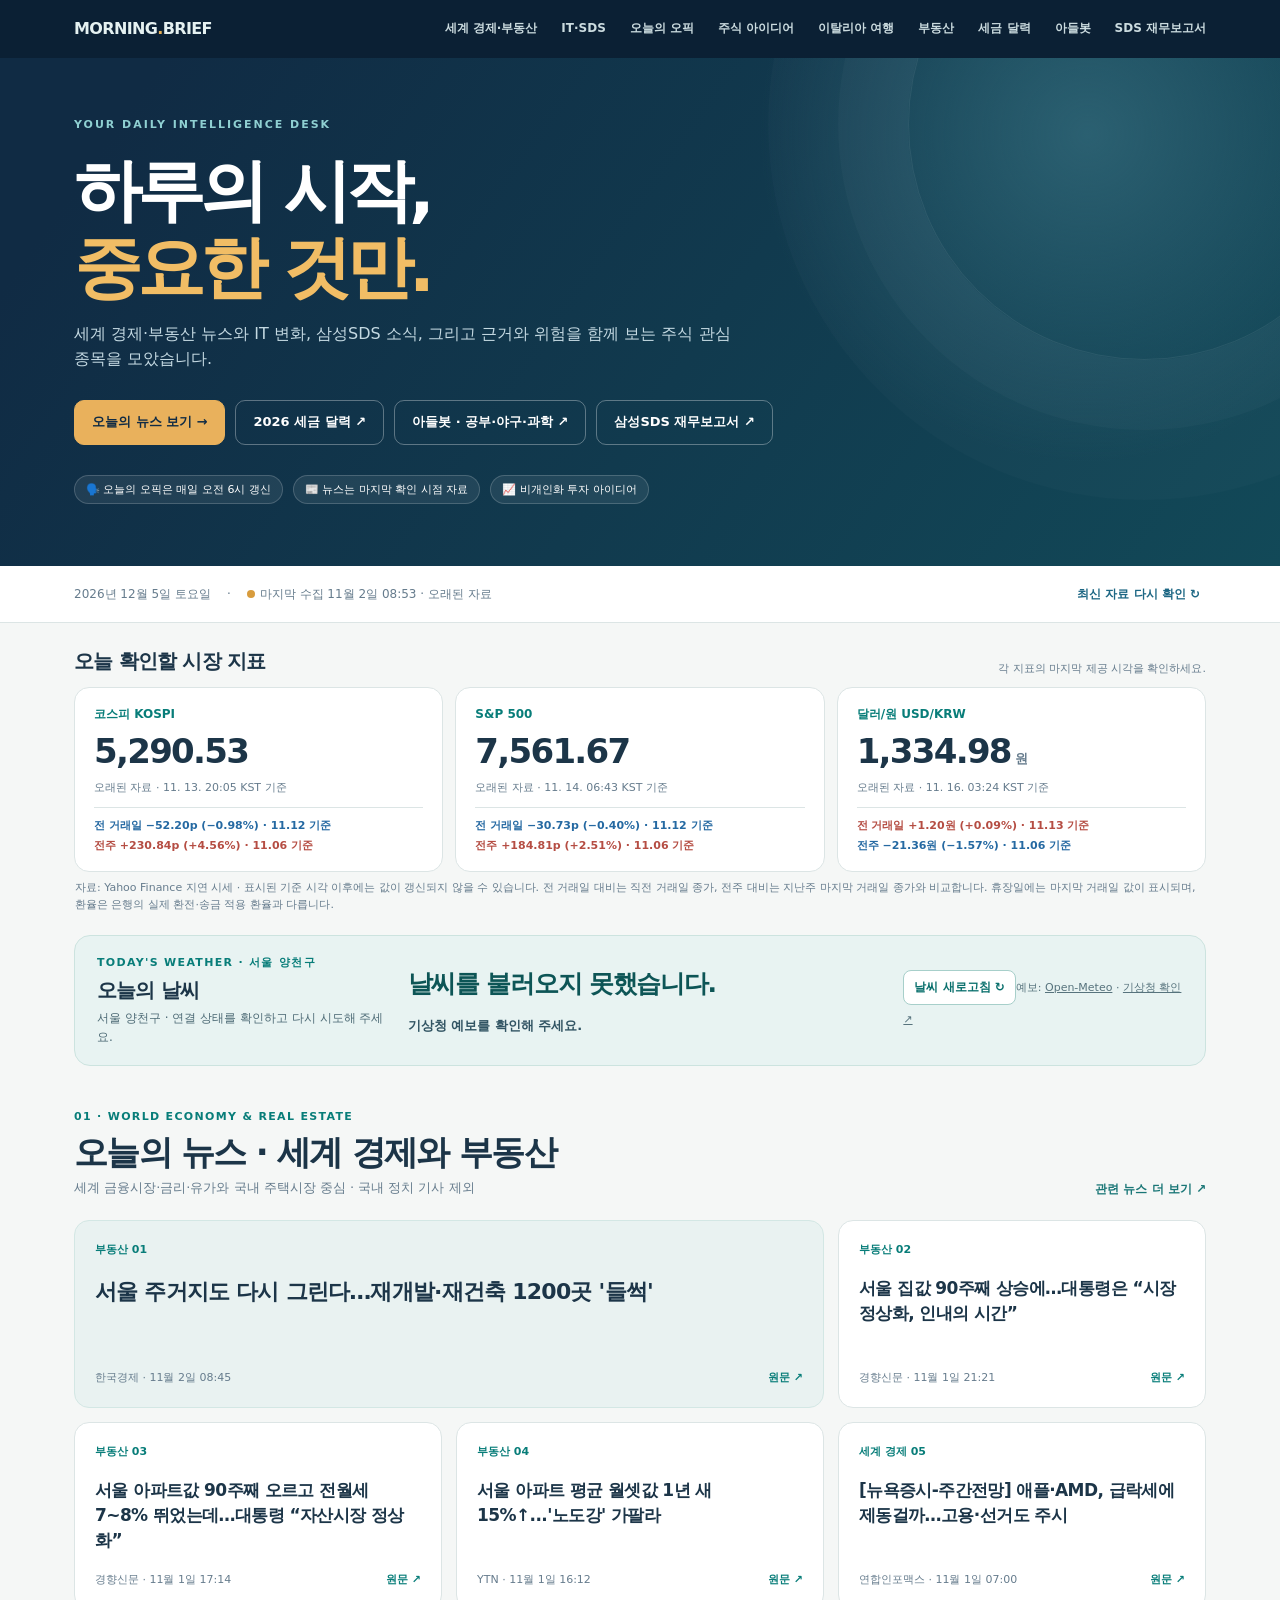
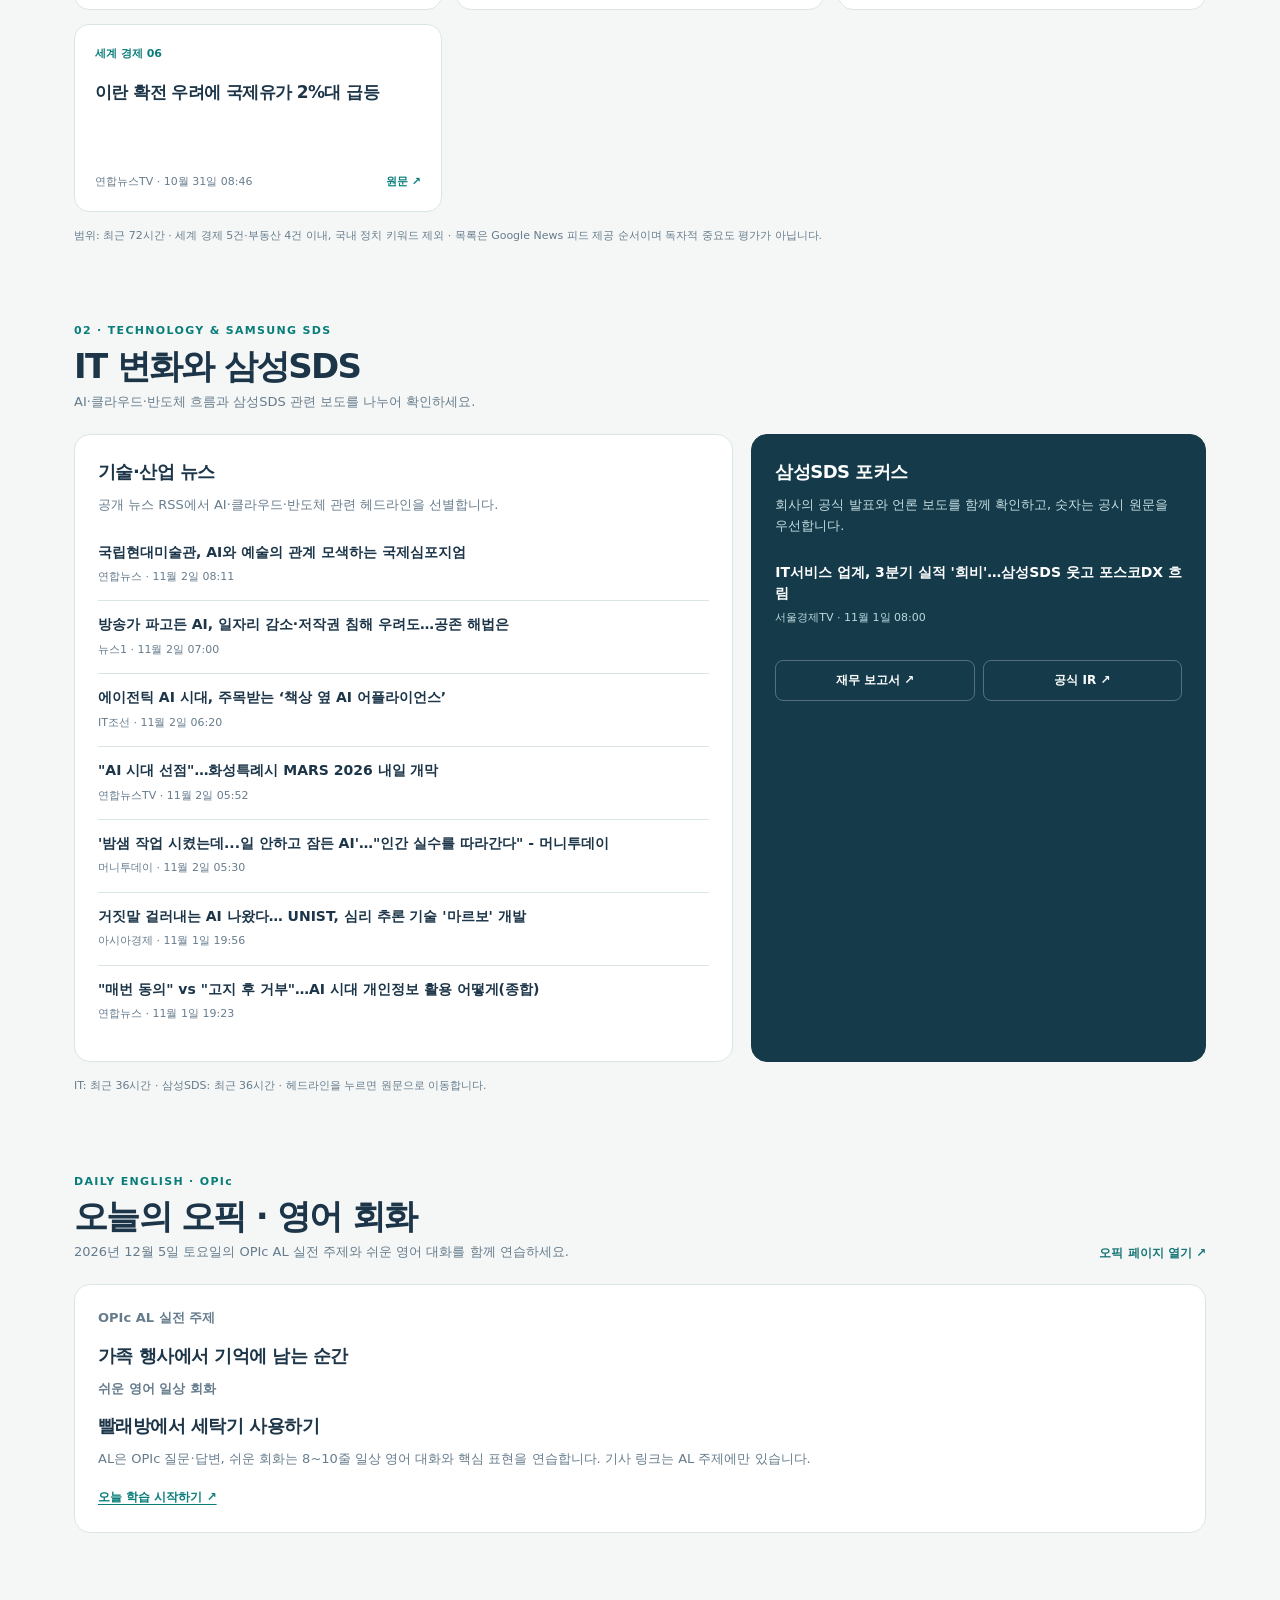
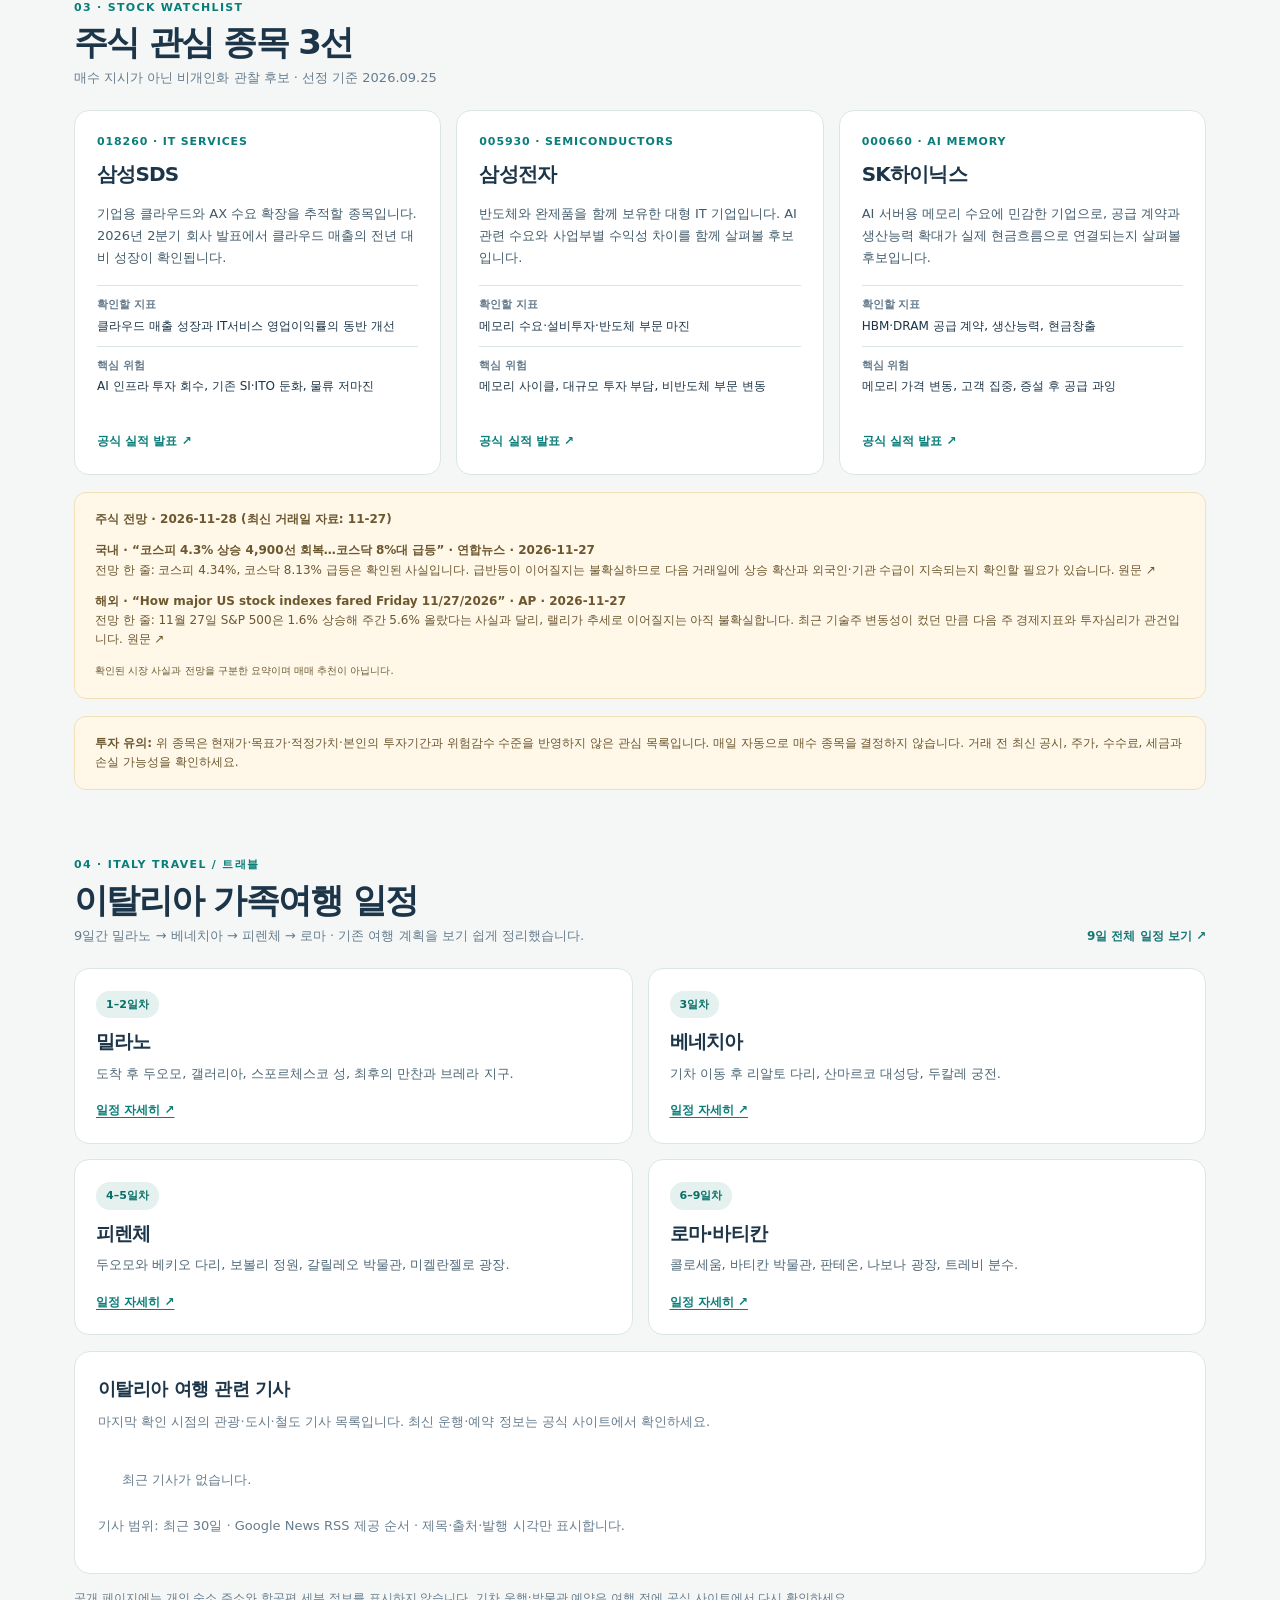
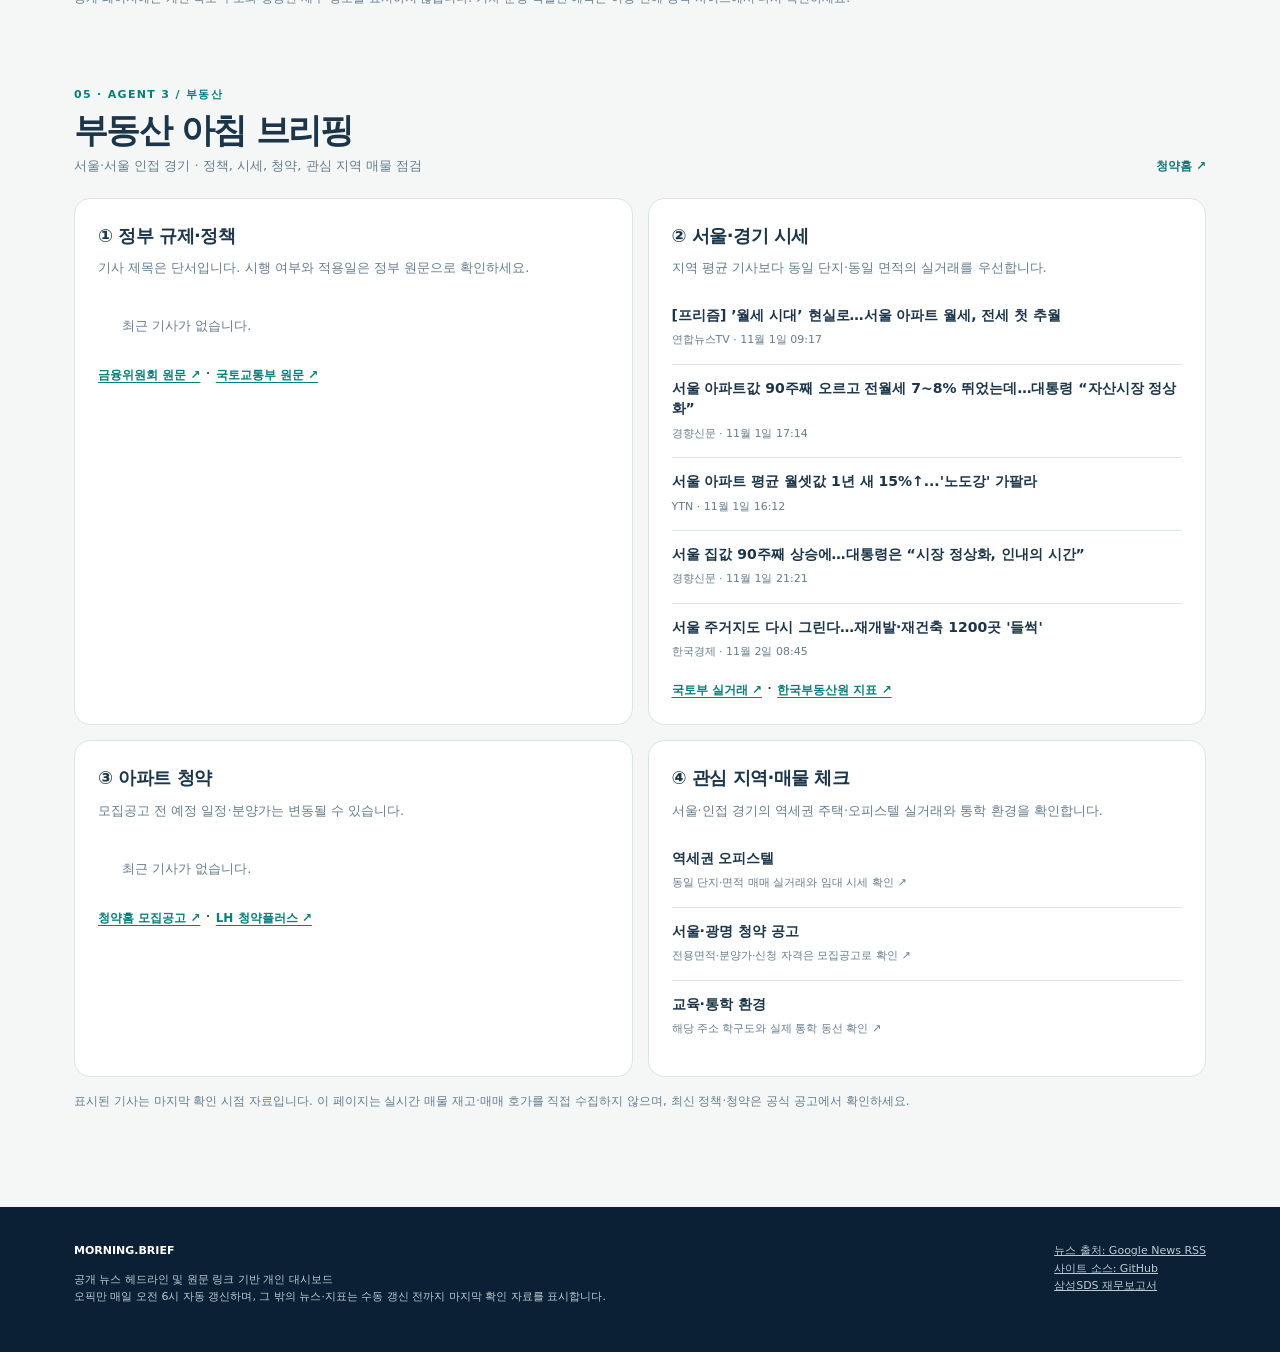
<file: index.html>
<!doctype html>
<html lang="ko">
<head>
<meta charset="utf-8">
<meta name="viewport" content="width=device-width,initial-scale=1">
<meta name="theme-color" content="#102b44">
<meta name="description" content="세계 경제·부동산, IT·삼성SDS, 여행과 오픽 학습 자료를 보는 개인 대시보드">
<title>모닝 브리프 | 세계 경제 · IT · 이탈리아 여행</title>
<style>
:root{--navy:#102b44;--deep:#0b2034;--ink:#1c3548;--muted:#667c8d;--teal:#087d79;--gold:#e6ae52;--paper:#f5f7f6;--line:#dce5e5;--white:#fff}*{box-sizing:border-box}html{scroll-behavior:smooth;scroll-padding-top:85px}body{margin:0;background:var(--paper);color:var(--ink);font-family:system-ui,-apple-system,"Apple SD Gothic Neo","Malgun Gothic",sans-serif;line-height:1.6}a{color:inherit;text-decoration:none}button{font:inherit}.wrap{max-width:1180px;margin:auto;padding:0 24px}.topbar{background:var(--deep);color:#e5f1f1}.toprow{display:flex;align-items:center;justify-content:space-between;min-height:58px;gap:20px}.brand{font-size:16px;font-weight:850;letter-spacing:-.04em}.brand span{color:var(--gold)}.topnav{display:flex;align-items:center;gap:24px;font-size:12px;font-weight:700;color:#cbdbdf}.topnav a:hover{color:white}.hero{background:radial-gradient(circle at 85% 15%,#2b6071 0%,transparent 28%),linear-gradient(125deg,#102b44 10%,#124958 100%);color:#fff;position:relative;overflow:hidden}.hero:after{content:"";position:absolute;width:470px;height:470px;border:1px solid #ffffff13;border-radius:50%;right:-100px;top:-170px;box-shadow:0 0 0 70px #ffffff06,0 0 0 140px #ffffff04}.herobody{padding-top:58px;padding-bottom:62px;position:relative;z-index:1}.eyebrow{text-transform:uppercase;letter-spacing:.18em;color:#8fd0d2;font-size:11px;font-weight:800}.hero h1{font-size:clamp(38px,6vw,68px);line-height:1.14;letter-spacing:-.07em;margin:18px 0 14px}.hero h1 em{font-style:normal;color:#f1bd65}.hero p{max-width:660px;color:#c4d9e2;font-size:16px;margin:0}.heroactions{display:flex;gap:10px;flex-wrap:wrap;margin-top:28px}.button{display:inline-flex;align-items:center;justify-content:center;border:1px solid #ffffff52;border-radius:10px;padding:11px 17px;font-size:13px;font-weight:800;color:#fff;background:transparent;cursor:pointer}.button.primary{background:#e9b15c;color:#102b44;border-color:#e9b15c}.button:hover{transform:translateY(-1px)}.meta{display:flex;gap:10px;flex-wrap:wrap;margin-top:30px}.meta span{font-size:11px;border:1px solid #ffffff2d;background:#ffffff13;border-radius:99px;padding:5px 11px}.status{background:#fff;border-bottom:1px solid var(--line)}.statusrow{display:flex;gap:16px;align-items:center;flex-wrap:wrap;min-height:56px;font-size:12px;color:var(--muted)}.statusrow strong{color:var(--teal)}.dot{display:inline-block;width:8px;height:8px;background:#3ead7d;border-radius:50%;margin-right:5px}.dot.stale{background:#d89c3d}.reload{margin-left:auto;background:transparent;border:0;color:#1d6784;font-size:12px;font-weight:700;cursor:pointer}.section{padding:42px 0 24px}.sectionhead{display:flex;align-items:end;justify-content:space-between;gap:16px;margin-bottom:21px}.sectag{color:var(--teal);font-size:11px;font-weight:850;letter-spacing:.12em}.sectionhead h2{font-size:clamp(24px,4vw,34px);line-height:1.3;letter-spacing:-.05em;margin:4px 0}.sectionhead p{color:var(--muted);font-size:13px;margin:4px 0 0}.more{color:#197676;font-size:12px;font-weight:800;white-space:nowrap}.newsgrid{display:grid;grid-template-columns:repeat(3,1fr);gap:14px}.article{display:flex;flex-direction:column;background:#fff;border:1px solid var(--line);border-radius:15px;padding:20px;min-height:188px;transition:transform .15s,box-shadow .15s}.article:hover{transform:translateY(-3px);box-shadow:0 12px 30px #0d36501a}.article:first-child{grid-column:span 2;background:#e9f2f1;border-color:#d3e7e4}.article .number{font-size:11px;font-weight:850;color:var(--teal)}.article h3{font-size:17px;line-height:1.45;letter-spacing:-.035em;margin:18px 0 14px}.article:first-child h3{font-size:22px}.article .bottom{display:flex;justify-content:space-between;gap:12px;margin-top:auto;color:var(--muted);font-size:11px}.article .arrow{color:var(--teal);font-weight:900}.split{display:grid;grid-template-columns:minmax(0,1.45fr) minmax(285px,1fr);gap:18px}.panel{background:#fff;border:1px solid var(--line);border-radius:16px;padding:23px}.panel.dark{background:#153b4b;border-color:#153b4b;color:#fff}.panel h3{font-size:18px;margin:0 0 8px;letter-spacing:-.03em}.panel p{font-size:13px;color:var(--muted);margin:0 0 13px}.panel.dark p{color:#c5dee2}.headlist{list-style:none;padding:0;margin:0}.headlist li{border-bottom:1px solid var(--line)}.headlist li:last-child{border:0}.headlist a{display:block;padding:13px 0}.headlist strong{font-size:14px;display:block;line-height:1.45}.headlist small{color:var(--muted);font-size:11px}.headlist a:hover strong{color:var(--teal)}.panel.dark .headlist li{border-color:#ffffff27}.panel.dark .headlist small{color:#bbd9dd}.panel.dark .headlist a:hover strong{color:#f1bd65}.quicklinks{display:grid;grid-template-columns:1fr 1fr;gap:8px;margin-top:18px}.quicklinks a{border:1px solid #ffffff45;border-radius:8px;padding:10px;font-size:12px;text-align:center;font-weight:750}.quicklinks a:hover{background:#ffffff18}.ideas{display:grid;grid-template-columns:repeat(3,1fr);gap:15px}.idea{background:#fff;border:1px solid var(--line);border-radius:15px;padding:22px}.ticker{font-size:11px;color:var(--teal);font-weight:850;letter-spacing:.08em}.idea h3{font-size:20px;margin:7px 0 10px;letter-spacing:-.04em}.idea p{font-size:13px;color:#415b6b;line-height:1.7}.idea dl{margin:16px 0}.idea dl div{border-top:1px solid var(--line);padding:10px 0}.idea dt{font-size:11px;font-weight:850;color:var(--muted)}.idea dd{margin:3px 0 0;font-size:12px}.idea a{display:inline-block;color:var(--teal);font-weight:750;font-size:12px;margin-top:9px}.callout{background:#fff8e9;border:1px solid #f1dfb8;border-radius:12px;padding:17px 20px;margin-top:17px;color:#6c572f;font-size:12px}.empty{padding:24px;background:#fff;border:1px dashed var(--line);border-radius:12px;color:var(--muted);font-size:13px}.note{font-size:11px;color:var(--muted);line-height:1.7;margin-top:15px}.footer{margin-top:60px;background:var(--deep);color:#b9cbd4;padding:35px 0;font-size:11px}.footrow{display:flex;gap:20px;justify-content:space-between;align-items:start}.footer a{text-decoration:underline}.footer strong{color:white}a:focus-visible,button:focus-visible{outline:3px solid var(--gold);outline-offset:3px}@media(max-width:850px){.newsgrid{grid-template-columns:1fr 1fr}.split{grid-template-columns:1fr}.ideas{grid-template-columns:1fr 1fr}}@media(max-width:620px){.wrap{padding:0 16px}.topnav{gap:12px;font-size:11px}.topnav a:first-child{display:none}.herobody{padding-top:43px;padding-bottom:46px}.hero h1{font-size:40px}.hero p{font-size:14px}.section{padding-top:32px}.newsgrid,.ideas{grid-template-columns:1fr}.article:first-child{grid-column:auto}.article{min-height:150px}.article:first-child h3{font-size:19px}.article h3{margin-top:12px}.sectionhead{align-items:start}.statusrow{gap:5px;padding-top:12px;padding-bottom:12px}.reload{margin-left:0}.footrow{display:block}.footer p{margin:12px 0}}@media print{.topnav,.heroactions,.reload{display:none!important}.hero{background:#102b44!important}.section{padding:20px 0}.article,.panel,.idea{break-inside:avoid}.article{min-height:auto}.newsgrid,.ideas{grid-template-columns:1fr 1fr}.split{grid-template-columns:1fr 1fr}.footer{margin-top:20px}*{-webkit-print-color-adjust:exact;print-color-adjust:exact}}
</style>
<style>
.agentgrid{display:grid;grid-template-columns:repeat(2,minmax(0,1fr));gap:15px}.agentcard{background:#fff;border:1px solid var(--line);border-radius:15px;padding:21px}.agentcard h3{font-size:19px;letter-spacing:-.04em;margin:8px 0 7px}.agentcard p{font-size:13px;color:#4d6775;margin:0 0 12px}.agentcard .when{font-weight:850;color:var(--teal);font-size:13px}.agentcard .caution{font-size:12px;color:#866434;background:#fff7e7;border-radius:7px;padding:8px 10px}.agenttag{display:inline-block;border-radius:99px;background:#e4f1ee;color:#086e68;font-size:11px;font-weight:850;padding:5px 10px}.agentlink{font-size:12px;font-weight:800;color:var(--teal);text-decoration:underline;text-underline-offset:3px}.agentnote{font-size:12px;color:var(--muted);margin-top:15px}.agentnote strong{color:var(--ink)}@media(max-width:620px){.toprow{flex-wrap:wrap;padding-top:10px;padding-bottom:9px}.topnav{width:100%;min-width:0;overflow-x:auto;white-space:nowrap;gap:17px;padding-bottom:3px}.topnav a{flex:0 0 auto}.topnav a:first-child{display:inline}.agentgrid{grid-template-columns:1fr}}
</style>
<style>.topnav{overflow-x:auto;white-space:nowrap;scrollbar-width:thin}.toprow{min-width:0}.topnav a{flex:none}@media(max-width:850px){.toprow{display:block;padding-top:11px;padding-bottom:8px}.topnav{padding:8px 0 3px}}</style>
<style>
.weather-section{padding:22px 0 0}.weather-card{display:flex;align-items:center;justify-content:space-between;gap:20px;background:#e8f3f2;border:1px solid #cce3df;border-radius:16px;padding:18px 22px}.weather-card h2{font-size:20px;margin:2px 0 3px;letter-spacing:-.04em}.weather-card p{font-size:12px;color:#4e6b76;margin:0}.weather-main{display:flex;align-items:center;gap:12px;flex-wrap:wrap}.weather-main strong{font-size:25px;color:#0d5556;letter-spacing:-.05em}.weather-detail{font-size:13px;color:#315463;font-weight:700}.weather-source{font-size:11px;color:#57737d}.weather-source a{text-decoration:underline}.weather-refresh{border:1px solid #a7cfca;border-radius:8px;background:#fff;color:#0a706d;font-size:12px;font-weight:800;padding:7px 10px;cursor:pointer}.weather-refresh:disabled{opacity:.55;cursor:wait}@media(max-width:620px){.weather-card{display:block;padding:16px}.weather-main{margin:10px 0}.weather-source{display:block;margin-top:8px}}
</style>
<link rel="stylesheet" href="market.css"><script defer src="market.js"></script><script defer src="opic.js"></script>
</head>
<body>
<div class="topbar"><div class="wrap toprow"><a class="brand" href="#top">MORNING<span>.</span>BRIEF</a><nav class="topnav" aria-label="주요 메뉴"><a href="#top-news">세계 경제·부동산</a><a href="#it-news">IT·SDS</a><a href="opic.html">오늘의 오픽</a><a href="#ideas">주식 아이디어</a><a href="#travel">이탈리아 여행</a><a href="#realestate">부동산</a><a href="tax-calendar.html">세금 달력</a><a href="sonbot.html">아들봇</a><a href="sds-report.html">SDS 재무보고서</a></nav></div></div>
<header class="hero" id="top"><div class="wrap herobody"><div class="eyebrow">YOUR DAILY INTELLIGENCE DESK</div><h1>하루의 시작,<br><em>중요한 것만.</em></h1><p>세계 경제·부동산 뉴스와 IT 변화, 삼성SDS 소식, 그리고 근거와 위험을 함께 보는 주식 관심 종목을 모았습니다.</p><div class="heroactions"><a class="button primary" href="#top-news">오늘의 뉴스 보기 →</a><a class="button" href="tax-calendar.html">2026 세금 달력 ↗</a><a class="button" href="sonbot.html">아들봇 · 공부·야구·과학 ↗</a><a class="button" href="sds-report.html">삼성SDS 재무보고서 ↗</a></div><div class="meta"><span>🗣️ 오늘의 오픽은 매일 오전 6시 갱신</span><span>📰 뉴스는 마지막 확인 시점 자료</span><span>📈 비개인화 투자 아이디어</span></div></div></header>
<div class="status"><div class="wrap statusrow"><span id="today">날짜 확인 중</span><span>·</span><span id="updated"><span class="dot"></span>자료 확인 중</span><button class="reload" type="button" id="reload">최신 자료 다시 확인 ↻</button></div></div>
<main>
<section class="market-section" aria-labelledby="market-title"><div class="wrap">
<div class="market-head"><h2 id="market-title">오늘 확인할 시장 지표</h2><p>각 지표의 마지막 제공 시각을 확인하세요.</p></div>
<div class="market-grid" aria-live="polite">
<a class="market-card" data-market="kospi" href="https://finance.yahoo.com/quote/%5EKS11/" target="_blank" rel="noopener noreferrer"><span class="market-name">코스피 KOSPI</span><strong class="market-value">불러오는 중…</strong><small class="market-time">시세 확인 중</small></a>
<a class="market-card" data-market="sp500" href="https://finance.yahoo.com/quote/%5EGSPC/" target="_blank" rel="noopener noreferrer"><span class="market-name">S&amp;P 500</span><strong class="market-value">불러오는 중…</strong><small class="market-time">시세 확인 중</small></a>
<a class="market-card" data-market="usdkrw" href="https://finance.yahoo.com/quote/KRW%3DX/" target="_blank" rel="noopener noreferrer"><span class="market-name">달러/원 USD/KRW</span><strong class="market-value">불러오는 중…</strong><small class="market-time">시세 확인 중</small></a>
</div><p class="market-note">자료: Yahoo Finance 지연 시세 · 표시된 기준 시각 이후에는 값이 갱신되지 않을 수 있습니다. 전 거래일 대비는 직전 거래일 종가, 전주 대비는 지난주 마지막 거래일 종가와 비교합니다. 휴장일에는 마지막 거래일 값이 표시되며, 환율은 은행의 실제 환전·송금 적용 환율과 다릅니다.</p>
</div></section>
<section class="weather-section" aria-labelledby="weather-title"><div class="wrap"><div class="weather-card"><div><div class="sectag">TODAY'S WEATHER · 서울 양천구</div><h2 id="weather-title">오늘의 날씨</h2><p id="weather-date">서울 양천구 예보를 확인하고 있습니다.</p></div><div class="weather-main" aria-live="polite"><strong id="weather-summary">불러오는 중…</strong><span class="weather-detail" id="weather-detail"></span></div><div><button class="weather-refresh" type="button" id="weather-refresh">날씨 새로고침 ↻</button><span class="weather-source">예보: <a href="https://open-meteo.com/en/docs" target="_blank" rel="noopener noreferrer">Open-Meteo</a> · <a href="https://www.weather.go.kr/w/forecast/notice.do?stnId=109" target="_blank" rel="noopener noreferrer">기상청 확인 ↗</a></span></div></div></div></section>
<section class="section" id="top-news"><div class="wrap"><div class="sectionhead"><div><div class="sectag">01 · WORLD ECONOMY & REAL ESTATE</div><h2>오늘의 뉴스 · 세계 경제와 부동산</h2><p>세계 금융시장·금리·유가와 국내 주택시장 중심 · 국내 정치 기사 제외</p></div><a class="more" href="https://news.google.com/search?q=%EC%84%B8%EA%B3%84%20%EA%B2%BD%EC%A0%9C%20%EB%B6%80%EB%8F%99%EC%82%B0&amp;hl=ko&amp;gl=KR&amp;ceid=KR%3Ako" target="_blank" rel="noopener noreferrer">관련 뉴스 더 보기 ↗</a></div><div id="top-items" class="newsgrid"><div class="empty">뉴스를 불러오는 중입니다.</div></div><p class="note" id="top-window"></p></div></section>
<section class="section" id="it-news"><div class="wrap"><div class="sectionhead"><div><div class="sectag">02 · TECHNOLOGY & SAMSUNG SDS</div><h2>IT 변화와 삼성SDS</h2><p>AI·클라우드·반도체 흐름과 삼성SDS 관련 보도를 나누어 확인하세요.</p></div></div><div class="split"><div class="panel"><h3>기술·산업 뉴스</h3><p>공개 뉴스 RSS에서 AI·클라우드·반도체 관련 헤드라인을 선별합니다.</p><ul class="headlist" id="it-items"><li class="empty">뉴스를 불러오는 중입니다.</li></ul></div><div class="panel dark"><h3>삼성SDS 포커스</h3><p>회사의 공식 발표와 언론 보도를 함께 확인하고, 숫자는 공시 원문을 우선합니다.</p><ul class="headlist" id="sds-items"><li class="empty">뉴스를 불러오는 중입니다.</li></ul><div class="quicklinks"><a href="sds-report.html">재무 보고서 ↗</a><a href="https://www.samsungsds.com/kr/investor/ir_events/earnings-release.html" target="_blank" rel="noopener noreferrer">공식 IR ↗</a></div></div></div><p class="note" id="it-window"></p></div></section>
<section class="section" id="opic"><div class="wrap"><div class="sectionhead"><div><div class="sectag">DAILY ENGLISH · OPIc</div><h2>오늘의 오픽 · 영어 회화</h2><p><span id="opic-today-date">오늘</span>의 OPIc AL 실전 주제와 쉬운 영어 대화를 함께 연습하세요.</p></div><a class="more" href="opic.html">오픽 페이지 열기 ↗</a></div><div class="panel"><p><strong>OPIc AL 실전 주제</strong></p><h3 id="opic-today-title">AL 주제를 불러오는 중…</h3><p><strong>쉬운 영어 일상 회화</strong></p><h3 id="opic-life-today-title">일상 회화를 불러오는 중…</h3><p>AL은 OPIc 질문과 답변, 쉬운 회화는 매일 쓰는 8~10줄 영어 대화와 핵심 표현을 제공합니다.</p><a class="agentlink" href="opic.html">오늘 학습 시작하기 ↗</a></div></div></section>
<section class="section" id="ideas"><div class="wrap"><div class="sectionhead"><div><div class="sectag">03 · STOCK WATCHLIST</div><h2>주식 관심 종목 3선</h2><p>매수 지시가 아닌 비개인화 관찰 후보 · 선정 기준 2026.09.25</p></div></div><div class="ideas">
<article class="idea"><div class="ticker">018260 · IT SERVICES</div><h3>삼성SDS</h3><p>기업용 클라우드와 AX 수요 확장을 추적할 종목입니다. 2026년 2분기 회사 발표에서 클라우드 매출의 전년 대비 성장이 확인됩니다.</p><dl><div><dt>확인할 지표</dt><dd>클라우드 매출 성장과 IT서비스 영업이익률의 동반 개선</dd></div><div><dt>핵심 위험</dt><dd>AI 인프라 투자 회수, 기존 SI·ITO 둔화, 물류 저마진</dd></div></dl><a href="https://www.samsungsds.com/kr/news/ss-260730.html" target="_blank" rel="noopener noreferrer">공식 실적 발표 ↗</a></article>
<article class="idea"><div class="ticker">005930 · SEMICONDUCTORS</div><h3>삼성전자</h3><p>반도체와 완제품을 함께 보유한 대형 IT 기업입니다. AI 관련 수요와 사업부별 수익성 차이를 함께 살펴볼 후보입니다.</p><dl><div><dt>확인할 지표</dt><dd>메모리 수요·설비투자·반도체 부문 마진</dd></div><div><dt>핵심 위험</dt><dd>메모리 사이클, 대규모 투자 부담, 비반도체 부문 변동</dd></div></dl><a href="https://news.samsung.com/kr/%EC%82%BC%EC%84%B1%EC%A0%84%EC%9E%90-2026%EB%85%84-2%EB%B6%84%EA%B8%B0-%EC%8B%A4%EC%A0%81-%EB%B0%9C%ED%91%9C" target="_blank" rel="noopener noreferrer">공식 실적 발표 ↗</a></article>
<article class="idea"><div class="ticker">000660 · AI MEMORY</div><h3>SK하이닉스</h3><p>AI 서버용 메모리 수요에 민감한 기업으로, 공급 계약과 생산능력 확대가 실제 현금흐름으로 연결되는지 살펴볼 후보입니다.</p><dl><div><dt>확인할 지표</dt><dd>HBM·DRAM 공급 계약, 생산능력, 현금창출</dd></div><div><dt>핵심 위험</dt><dd>메모리 가격 변동, 고객 집중, 증설 후 공급 과잉</dd></div></dl><a href="https://news.skhynix.co.kr/q2-2026-business-results/" target="_blank" rel="noopener noreferrer">공식 실적 발표 ↗</a></article>
</div><div class="callout"><strong>투자 유의:</strong> 위 종목은 현재가·목표가·적정가치·본인의 투자기간과 위험감수 수준을 반영하지 않은 관심 목록입니다. 매일 자동으로 매수 종목을 결정하지 않습니다. 거래 전 최신 공시, 주가, 수수료, 세금과 손실 가능성을 확인하세요.</div></div></section>
<section class="section" id="travel"><div class="wrap"><div class="sectionhead"><div><div class="sectag">04 · ITALY TRAVEL / 트래블</div><h2>이탈리아 가족여행 일정</h2><p>9일간 밀라노 → 베네치아 → 피렌체 → 로마 · 기존 여행 계획을 보기 쉽게 정리했습니다.</p></div><a class="more" href="italy-trip.html">9일 전체 일정 보기 ↗</a></div><div class="agentgrid">
<article class="agentcard"><span class="agenttag">1–2일차</span><h3>밀라노</h3><p>도착 후 두오모, 갤러리아, 스포르체스코 성, 최후의 만찬과 브레라 지구.</p><a class="agentlink" href="italy-trip.html#day-1">일정 자세히 ↗</a></article>
<article class="agentcard"><span class="agenttag">3일차</span><h3>베네치아</h3><p>기차 이동 후 리알토 다리, 산마르코 대성당, 두칼레 궁전.</p><a class="agentlink" href="italy-trip.html#day-3">일정 자세히 ↗</a></article>
<article class="agentcard"><span class="agenttag">4–5일차</span><h3>피렌체</h3><p>두오모와 베키오 다리, 보볼리 정원, 갈릴레오 박물관, 미켈란젤로 광장.</p><a class="agentlink" href="italy-trip.html#day-4">일정 자세히 ↗</a></article>
<article class="agentcard"><span class="agenttag">6–9일차</span><h3>로마·바티칸</h3><p>콜로세움, 바티칸 박물관, 판테온, 나보나 광장, 트레비 분수.</p><a class="agentlink" href="italy-trip.html#day-6">일정 자세히 ↗</a></article>
</div><div class="panel" style="margin-top:16px"><h3>이탈리아 여행 관련 기사</h3><p>마지막 확인 시점의 관광·도시·철도 기사 목록입니다. 최신 운행·예약 정보는 공식 사이트에서 확인하세요.</p><ul class="headlist" id="italy-travel-items"><li class="empty">기사를 불러오는 중입니다.</li></ul><p class="note" id="italy-window"></p></div><p class="agentnote">공개 페이지에는 개인 숙소 주소와 항공편 세부 정보를 표시하지 않습니다. 기차 운행·박물관 예약은 여행 전에 공식 사이트에서 다시 확인하세요.</p></div></section>
<section class="section" id="realestate"><div class="wrap"><div class="sectionhead"><div><div class="sectag">05 · AGENT 3 / 부동산</div><h2>부동산 아침 브리핑</h2><p>서울·서울 인접 경기 · 정책, 시세, 청약, 관심 지역 매물 점검</p></div><a class="more" href="https://www.applyhome.co.kr/" target="_blank" rel="noopener noreferrer">청약홈 ↗</a></div>
<div class="agentgrid"><div class="panel"><h3>① 정부 규제·정책</h3><p>기사 제목은 단서입니다. 시행 여부와 적용일은 정부 원문으로 확인하세요.</p><ul class="headlist" id="realestate-policy-items"><li class="empty">뉴스를 불러오는 중입니다.</li></ul><a class="agentlink" href="https://www.fsc.go.kr/" target="_blank" rel="noopener noreferrer">금융위원회 원문 ↗</a> · <a class="agentlink" href="https://www.molit.go.kr/" target="_blank" rel="noopener noreferrer">국토교통부 원문 ↗</a></div>
<div class="panel"><h3>② 서울·경기 시세</h3><p>지역 평균 기사보다 동일 단지·동일 면적의 실거래를 우선합니다.</p><ul class="headlist" id="realestate-market-items"><li class="empty">뉴스를 불러오는 중입니다.</li></ul><a class="agentlink" href="https://rt.molit.go.kr/" target="_blank" rel="noopener noreferrer">국토부 실거래 ↗</a> · <a class="agentlink" href="https://www.reb.or.kr/r-one/portal/main/indexPage.do" target="_blank" rel="noopener noreferrer">한국부동산원 지표 ↗</a></div>
<div class="panel"><h3>③ 아파트 청약</h3><p>모집공고 전 예정 일정·분양가는 변동될 수 있습니다.</p><ul class="headlist" id="realestate-presale-items"><li class="empty">뉴스를 불러오는 중입니다.</li></ul><a class="agentlink" href="https://www.applyhome.co.kr/" target="_blank" rel="noopener noreferrer">청약홈 모집공고 ↗</a> · <a class="agentlink" href="https://apply.lh.or.kr/" target="_blank" rel="noopener noreferrer">LH 청약플러스 ↗</a></div>
<div class="panel"><h3>④ 관심 지역·매물 체크</h3><p>서울·인접 경기의 역세권 주택·오피스텔 실거래와 통학 환경을 확인합니다.</p><ul class="headlist"><li><a href="https://rt.molit.go.kr/" target="_blank" rel="noopener noreferrer"><strong>역세권 오피스텔</strong><small>동일 단지·면적 매매 실거래와 임대 시세 확인 ↗</small></a></li><li><a href="https://www.applyhome.co.kr/" target="_blank" rel="noopener noreferrer"><strong>서울·광명 청약 공고</strong><small>전용면적·분양가·신청 자격은 모집공고로 확인 ↗</small></a></li><li><a href="https://www.schoolinfo.go.kr/ei/ss/pneiss_a04_s0.do" target="_blank" rel="noopener noreferrer"><strong>교육·통학 환경</strong><small>해당 주소 학구도와 실제 통학 동선 확인 ↗</small></a></li></ul></div></div>
<p class="agentnote" id="realestate-window">표시된 기사는 마지막 확인 시점 자료입니다. 이 페이지는 실시간 매물 재고·매매 호가를 직접 수집하지 않으며, 최신 정책·청약은 공식 공고에서 확인하세요.</p></div></section>
</main>
<footer class="footer"><div class="wrap footrow"><div><strong>MORNING.BRIEF</strong><p>공개 뉴스 헤드라인 및 원문 링크 기반 개인 대시보드<br>오픽만 매일 오전 6시 자동 갱신하며, 그 밖의 뉴스·지표는 수동 갱신 전까지 마지막 확인 자료를 표시합니다.</p></div><div><a href="https://news.google.com/" target="_blank" rel="noopener noreferrer">뉴스 출처: Google News RSS</a><br><a href="https://github.com/nick800920-ux/report" target="_blank" rel="noopener noreferrer">사이트 소스: GitHub</a><br><a href="sds-report.html">삼성SDS 재무보고서</a></div></div></footer>
<script type="application/json" id="bootstrap">{"generated_at":"1970-01-01T00:00:00+09:00","timezone":"Asia/Seoul","sections":{}}</script>
<script>
(function(){
  "use strict";
  const initial=JSON.parse(document.getElementById("bootstrap").textContent);
  initial.sections.top={items:[],window:"최신 자료 확인 중"};
  const kstDate=new Intl.DateTimeFormat("ko-KR",{timeZone:"Asia/Seoul",year:"numeric",month:"long",day:"numeric",weekday:"long"});
  const kstShort=new Intl.DateTimeFormat("ko-KR",{timeZone:"Asia/Seoul",month:"short",day:"numeric",hour:"2-digit",minute:"2-digit",hour12:false});
  const today=document.getElementById("today");
  today.textContent=kstDate.format(new Date());
  const safeUrl=value=>{try{const u=new URL(value);return u.protocol==="https:"?u.href:null}catch{return null}};
  const metaText=item=>item.source+" · "+kstShort.format(new Date(item.published_at));
  function renderGrid(id,items){
    const box=document.getElementById(id);box.replaceChildren();
    if(!items?.length){const e=document.createElement("div");e.className="empty";e.textContent="최근 기사를 찾지 못했습니다. 잠시 뒤 다시 확인해 주세요.";box.append(e);return}
    items.forEach((item,i)=>{const url=safeUrl(item.url);if(!url)return;const a=document.createElement("a");a.className="article";a.href=url;a.target="_blank";a.rel="noopener noreferrer";const num=document.createElement("span");num.className="number";num.textContent=(item.category?item.category.toUpperCase():"NEWS")+" "+String(i+1).padStart(2,"0");const h=document.createElement("h3");h.textContent=item.title;const b=document.createElement("div");b.className="bottom";const m=document.createElement("span");m.textContent=metaText(item);const arrow=document.createElement("span");arrow.className="arrow";arrow.textContent="원문 ↗";b.append(m,arrow);a.append(num,h,b);box.append(a)});
  }
  function renderList(id,items){const box=document.getElementById(id);box.replaceChildren();if(!items?.length){const e=document.createElement("li");e.className="empty";e.textContent="최근 기사가 없습니다.";box.append(e);return}items.forEach(item=>{const url=safeUrl(item.url);if(!url)return;const li=document.createElement("li");const a=document.createElement("a");a.href=url;a.target="_blank";a.rel="noopener noreferrer";const t=document.createElement("strong");t.textContent=item.title;const m=document.createElement("small");m.textContent=metaText(item);a.append(t,m);li.append(a);box.append(li)})}
  function render(data){const s=data.sections||{};renderGrid("top-items",s.top?.items);renderList("it-items",s.it?.items);renderList("sds-items",s.sds?.items);renderList("italy-travel-items",s.italy_travel?.items);renderList("realestate-policy-items",s.realestate_policy?.items);renderList("realestate-market-items",s.realestate_market?.items);renderList("realestate-presale-items",s.realestate_presale?.items);
    const when=new Date(data.generated_at);const age=(Date.now()-when.getTime())/3600000;const stale=age>30||age<0;const updated=document.getElementById("updated");updated.replaceChildren();const dot=document.createElement("span");dot.className="dot"+(stale?" stale":"");updated.append(dot,document.createTextNode("마지막 수집 "+kstShort.format(when)+(stale?" · 오래된 자료":"")));
    document.getElementById("top-window").textContent="범위: "+(s.top?.window||"정보 없음")+" · 세계 경제 5건·부동산 4건 이내, 국내 정치 키워드 제외 · 목록은 Google News 피드 제공 순서이며 독자적 중요도 평가가 아닙니다.";
    document.getElementById("it-window").textContent="IT: "+(s.it?.window||"정보 없음")+" · 삼성SDS: "+(s.sds?.window||"정보 없음")+" · 헤드라인을 누르면 원문으로 이동합니다.";
    document.getElementById("italy-window").textContent="기사 범위: "+(s.italy_travel?.window||"확인 중")+" · Google News RSS 제공 순서 · 제목·출처·발행 시각만 표시합니다.";
  }
  async function refresh(){const btn=document.getElementById("reload");btn.disabled=true;try{const response=await fetch("./data/news.json?v="+Date.now(),{cache:"no-store"});if(!response.ok)throw Error(response.status);const data=await response.json();render(data)}catch(error){render(initial);document.getElementById("updated").append(document.createTextNode(" · 온라인 갱신 확인 실패"))}finally{btn.disabled=false}}
  document.getElementById("reload").addEventListener("click",refresh);render(initial);refresh();
})();
</script>
<script>
(function(){
  "use strict";
  const endpoint="https://api.open-meteo.com/v1/forecast?latitude=37.527&longitude=126.857&current=temperature_2m,weather_code&daily=weather_code,temperature_2m_max,temperature_2m_min,precipitation_probability_max&timezone=Asia%2FSeoul&forecast_days=1";
  const summary=document.getElementById("weather-summary");
  const detail=document.getElementById("weather-detail");
  const date=document.getElementById("weather-date");
  const button=document.getElementById("weather-refresh");
  const label=code=>code===0?"맑음 ☀️":code<=3?"구름 조금 ⛅":code<=48?"안개 🌫️":code<=67?"비 🌧️":code<=77?"눈 ❄️":code<=82?"소나기 🌦️":code<=86?"눈 🌨️":"뇌우 ⛈️";
  async function updateWeather(){
    button.disabled=true;
    try{
      const response=await fetch(endpoint+"&v="+Date.now(),{cache:"no-store"});
      if(!response.ok)throw new Error("HTTP "+response.status);
      const data=await response.json();
      const current=data.current, daily=data.daily;
      if(!current||!daily||!daily.time?.[0])throw new Error("예보 데이터 없음");
      const number=value=>Number.isFinite(value)?Math.round(value)+"°C":"정보 없음";
      summary.textContent=label(current.weather_code)+" · 현재 "+number(current.temperature_2m);
      detail.textContent="최저 "+number(daily.temperature_2m_min?.[0])+" / 최고 "+number(daily.temperature_2m_max?.[0])+" · 강수확률 최대 "+(Number.isFinite(daily.precipitation_probability_max?.[0])?daily.precipitation_probability_max[0]+"%":"정보 없음");
      const [year,month,day]=daily.time[0].split("-");
      date.textContent=year+"년 "+Number(month)+"월 "+Number(day)+"일 · 양천구 부근 예보 · "+current.time.slice(11)+" 기준";
    }catch(error){
      summary.textContent="날씨를 불러오지 못했습니다.";
      detail.textContent="기상청 예보를 확인해 주세요.";
      date.textContent="서울 양천구 · 연결 상태를 확인하고 다시 시도해 주세요.";
    }finally{button.disabled=false}
  }
  button.addEventListener("click",updateWeather);
  updateWeather();
})();
</script>
</body>
</html>
</file>
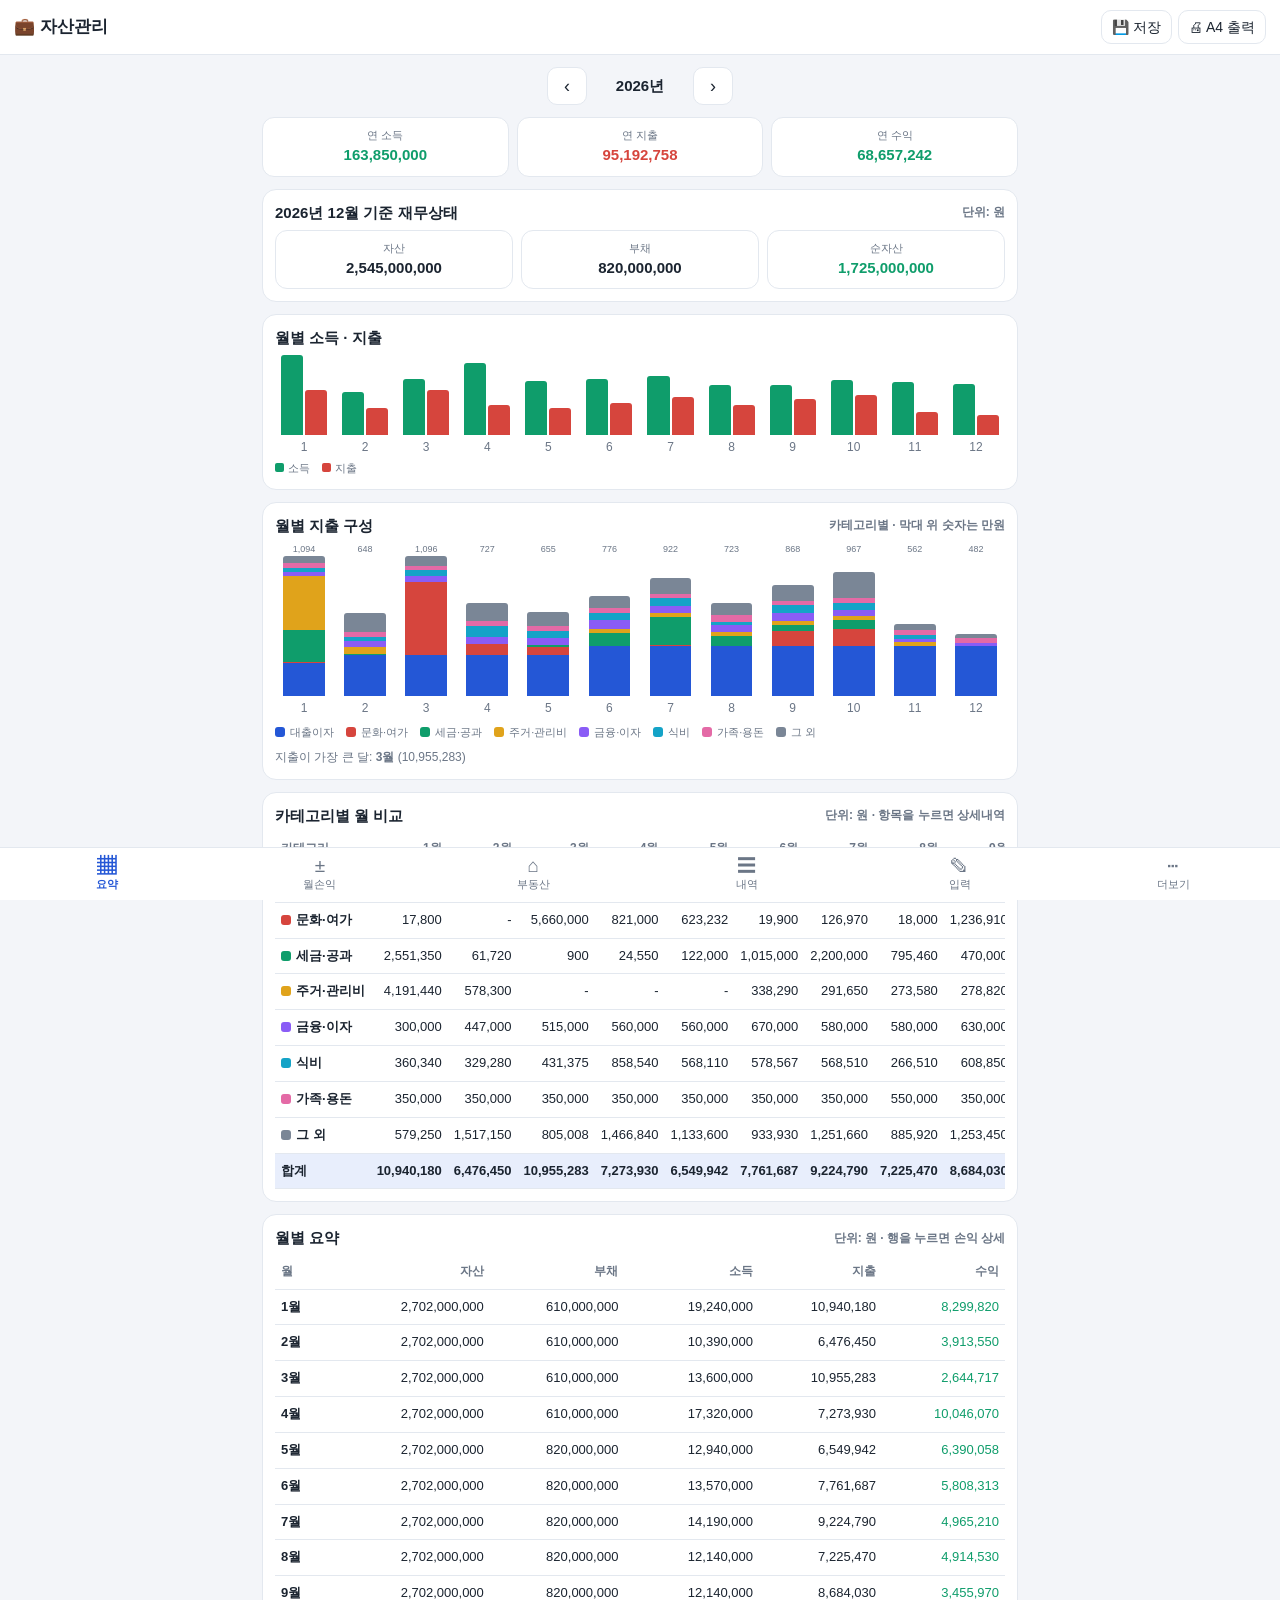
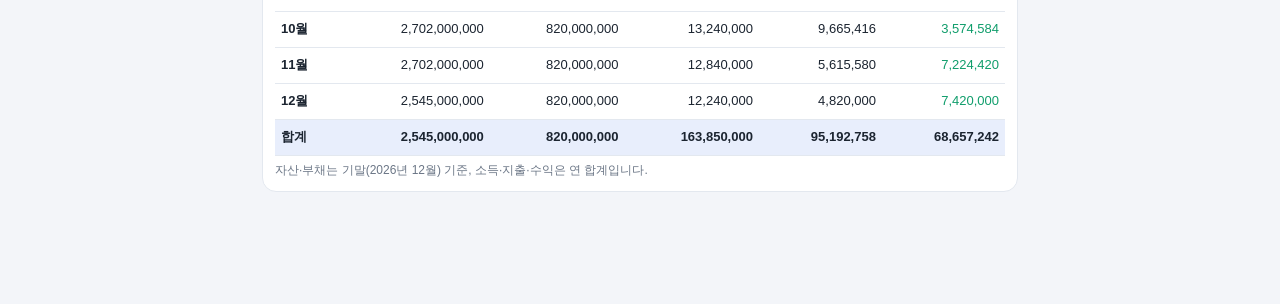
<file: asset-manager.html>
<!doctype html>
<html lang="ko">
<head>
<meta charset="utf-8">
<meta name="viewport" content="width=device-width,initial-scale=1,viewport-fit=cover">
<title>자산관리</title>
<style>
:root{--bg:#f3f5f9;--card:#fff;--ink:#1b2430;--sub:#6b7686;--line:#e3e8ef;--pri:#2457d6;--pri-soft:#e8eefc;--pos:#0f9d6b;--neg:#d6453d;--radius:14px}
@media (prefers-color-scheme:dark){:root{--bg:#10141a;--card:#1a2029;--ink:#e8edf3;--sub:#93a0b1;--line:#2a323d;--pri:#6c93ff;--pri-soft:#202c4a;--pos:#38c690;--neg:#ff7a72}}
*{box-sizing:border-box;-webkit-tap-highlight-color:transparent}
html,body{margin:0}
body{font-family:-apple-system,BlinkMacSystemFont,"Apple SD Gothic Neo","Noto Sans KR","Malgun Gothic",sans-serif;background:var(--bg);color:var(--ink);font-size:15px;line-height:1.45}
button{font:inherit;color:inherit;cursor:pointer}
.top{position:sticky;top:0;z-index:20;background:var(--card);border-bottom:1px solid var(--line);padding:calc(10px + env(safe-area-inset-top)) 14px 10px;display:flex;align-items:center;justify-content:space-between}
.top h1{font-size:17px;margin:0}
.ib{border:1px solid var(--line);background:var(--card);border-radius:10px;padding:6px 10px;font-size:14px}
#view{max-width:780px;margin:0 auto;padding:12px 12px 100px}
.nav{position:fixed;bottom:0;left:0;right:0;display:flex;background:var(--card);border-top:1px solid var(--line);padding-bottom:env(safe-area-inset-bottom);z-index:20}
.nav button{flex:1;border:0;background:none;padding:8px 0 7px;color:var(--sub);font-size:11px;display:flex;flex-direction:column;align-items:center;gap:2px}
.nav button span{font-size:19px;line-height:1}
.nav button.on{color:var(--pri);font-weight:700}
.card{background:var(--card);border:1px solid var(--line);border-radius:var(--radius);padding:12px;margin-bottom:12px}
.ch{font-weight:700;margin-bottom:6px;display:flex;justify-content:space-between;align-items:center}
.sub{color:var(--sub);font-size:12px}
.pos{color:var(--pos)}.neg{color:var(--neg)}
.kpi{display:grid;grid-template-columns:repeat(3,1fr);gap:8px;margin-bottom:12px}
.kpi>div{background:var(--card);border:1px solid var(--line);border-radius:12px;padding:10px 8px;text-align:center}
.kpi small{display:block;color:var(--sub);font-size:11px}
.kpi b{font-size:15px;word-break:break-all}
.mnav{display:flex;align-items:center;justify-content:center;gap:8px;margin-bottom:12px}
.mnav button{border:1px solid var(--line);background:var(--card);border-radius:10px;width:40px;height:38px;font-size:18px}
.mnav input{border:1px solid var(--line);background:var(--card);color:var(--ink);border-radius:10px;height:38px;padding:0 10px;font:inherit;font-weight:700;text-align:center}
.tw{overflow-x:auto;-webkit-overflow-scrolling:touch}
table.tbl{width:100%;border-collapse:collapse;font-size:13px;white-space:nowrap}
.tbl th,.tbl td{padding:8px 6px;border-bottom:1px solid var(--line);text-align:right}
.tbl th:first-child,.tbl td:first-child{text-align:left;position:sticky;left:0;background:var(--card);font-weight:600}
.tbl th{color:var(--sub);font-weight:600;font-size:12px}
.tbl tr.tot td{font-weight:700;background:var(--pri-soft)}
.tbl tr.tot td:first-child{background:var(--pri-soft)}
.tbl tr[data-act]{cursor:pointer}
.tbl tr.fut td{opacity:.45}
.bars{display:flex;gap:3px}.bc{flex:1;text-align:center}
.bb{height:80px;display:flex;align-items:flex-end;gap:2px;justify-content:center}
.bb i{width:38%;border-radius:3px 3px 0 0;min-height:1px}
.bi{background:var(--pos)}.be{background:var(--neg)}
.sbc{flex:1;text-align:center;cursor:pointer;min-width:0}
.sbv{font-size:9px;color:var(--sub);height:13px;line-height:13px;white-space:nowrap;overflow:hidden}
.sbb{height:140px;display:flex;flex-direction:column-reverse}
.sbb i{display:block;width:72%;margin:0 auto}
.sbb i:last-child{border-radius:3px 3px 0 0}
.sw{display:inline-block;width:10px;height:10px;border-radius:3px;margin-right:5px;vertical-align:-1px}
.lg2{display:flex;flex-wrap:wrap;gap:4px 12px;font-size:11px;color:var(--sub);margin-top:8px}
.tbl td.cl{text-align:left}
.tbl td[data-act]{cursor:pointer}
.tbl tr[data-act]:active td,.tbl td[data-act]:active{background:var(--pri-soft)}
.lg{display:flex;gap:12px;font-size:11px;color:var(--sub);margin-top:4px}
.lg i{display:inline-block;width:9px;height:9px;border-radius:2px;margin-right:4px}
.pr{display:flex;justify-content:space-between;align-items:center;padding:9px 4px;border-bottom:1px solid var(--line);gap:8px}
.pr.tg,.pr.it{cursor:pointer}
.pr .pl{display:flex;align-items:center;gap:4px;min-width:0;flex-wrap:wrap}
.pr small{color:var(--sub);font-size:11px;margin-left:4px}
.pr b{font-variant-numeric:tabular-nums;white-space:nowrap}
.pr.d1{padding-left:18px;background:rgba(127,127,127,.05)}
.pr.d2{padding-left:32px;background:rgba(127,127,127,.09);font-size:13px}
.pr.d3{padding-left:44px;background:rgba(127,127,127,.12);font-size:13px}
.pr b.tot{font-size:16px}
.pr.totrow{background:var(--pri-soft);border-radius:8px;font-weight:700;border:0;margin-top:4px}
.car{font-style:normal;display:inline-block;transition:transform .15s;color:var(--sub);width:14px}
.car.o{transform:rotate(90deg)}
.row2{display:grid;grid-template-columns:1fr 1fr;gap:8px}
.row3{display:grid;grid-template-columns:repeat(3,1fr);gap:6px}
label.f{display:block;font-size:12px;color:var(--sub);margin-bottom:8px}
.in,select.in,textarea.in{display:block;width:100%;margin-top:3px;border:1px solid var(--line);background:var(--bg);color:var(--ink);border-radius:9px;padding:9px 10px;font:inherit;min-width:0}
.in.r{text-align:right}
.chip{display:inline-block;padding:2px 8px;border-radius:99px;background:var(--pri-soft);color:var(--pri);font-size:11px;font-weight:600}
.chip.cc{background:#fff1e0;color:#b45f06}
.chip.ct{background:#e3f6ec;color:#0b7a52}
.chips{display:flex;gap:6px;flex-wrap:wrap;margin-bottom:10px}
.chips button{border:1px solid var(--line);background:var(--card);border-radius:99px;padding:6px 12px;font-size:13px}
.chips button.on{background:var(--pri);color:#fff;border-color:var(--pri)}
.btn{border:0;background:var(--pri);color:#fff;border-radius:10px;padding:10px 14px;font-weight:600}
.btn.g{background:var(--pri-soft);color:var(--pri)}
.btn.d{background:#fdeceb;color:var(--neg)}
.btn.w{width:100%}
.btns{display:flex;gap:8px;flex-wrap:wrap}
.fab{position:fixed;right:16px;bottom:calc(72px + env(safe-area-inset-bottom));width:54px;height:54px;border-radius:50%;border:0;background:var(--pri);color:#fff;font-size:28px;box-shadow:0 4px 14px rgba(0,0,0,.3);z-index:15}
.ph{display:flex;justify-content:space-between;align-items:center;gap:8px;cursor:pointer}
.ph b{display:block}
.lcard{border:1px solid var(--line);border-radius:12px;padding:10px;margin-top:10px}
.lh{display:flex;justify-content:space-between;align-items:center;margin-bottom:8px}
.hint{font-size:11px;color:var(--sub);margin:-4px 0 6px}
.irow{display:grid;grid-template-columns:34px repeat(4,1fr);gap:6px;align-items:center;margin-bottom:6px}
.irow.h{font-size:11px;color:var(--sub);text-align:center}
.irow .mn{font-weight:700;font-size:13px}
.irow .in{margin:0;padding:8px 6px;font-size:13px}
.mbg{position:fixed;inset:0;background:rgba(0,0,0,.45);z-index:50;display:flex;align-items:flex-end;justify-content:center}
.mbg[hidden],#pv[hidden]{display:none}
.sheet{background:var(--card);width:100%;max-width:560px;border-radius:18px 18px 0 0;padding:16px 16px calc(16px + env(safe-area-inset-bottom));max-height:92vh;overflow:auto}
.sheet h3{margin:0 0 12px}
.seg{display:flex;gap:6px;margin-bottom:10px}
.seg label{flex:1;text-align:center;border:1px solid var(--line);border-radius:10px;padding:9px;cursor:pointer;font-weight:600;font-size:14px}
.seg input{display:none}
.seg input:checked+span{color:var(--pri)}
.seg label:has(input:checked){background:var(--pri-soft);border-color:var(--pri)}
.dayh{font-size:12px;color:var(--sub);margin:12px 4px 4px;font-weight:600}
.txr{display:flex;justify-content:space-between;align-items:center;gap:8px;padding:10px;background:var(--card);border:1px solid var(--line);border-radius:12px;margin-bottom:6px;cursor:pointer}
.txr .t1{font-weight:600}
.banner{background:var(--pri-soft);color:var(--pri);border-radius:12px;padding:10px 12px;margin-bottom:12px;font-size:13px;display:flex;justify-content:space-between;gap:8px;align-items:center}
#toast{position:fixed;left:50%;bottom:calc(90px + env(safe-area-inset-bottom));transform:translateX(-50%);background:#222;color:#fff;padding:8px 14px;border-radius:99px;font-size:13px;z-index:99;opacity:0;pointer-events:none;transition:opacity .2s}
#toast.on{opacity:.95}
.empty{text-align:center;color:var(--sub);padding:24px 8px}
/* ---- 출력 미리보기 ---- */
#pv{position:fixed;inset:0;z-index:60;background:#888;display:flex;flex-direction:column}
.pbar{background:var(--card);padding:calc(8px + env(safe-area-inset-top)) 10px 8px;display:flex;gap:6px;flex-wrap:wrap;align-items:center;border-bottom:1px solid var(--line)}
.pbar select,.pbar input{border:1px solid var(--line);background:var(--bg);color:var(--ink);border-radius:8px;padding:7px;font:inherit;font-size:13px}
#pscroll{flex:1;overflow:auto;padding:8px}
#pwrap{margin:0 auto;overflow:hidden}
.paper{background:#fff;color:#000;box-shadow:0 2px 12px rgba(0,0,0,.4);padding:10mm;box-sizing:border-box;font-size:9pt;line-height:1.35}
.paper.portrait{width:210mm;min-height:297mm}
.paper.landscape{width:297mm;min-height:210mm}
.paper h1{font-size:16pt;margin:0 0 2mm}
.paper h2{font-size:11pt;margin:5mm 0 1.5mm;border-left:3px solid #2457d6;padding-left:6px}
.paper .rh{border-bottom:2px solid #000;padding-bottom:2mm;margin-bottom:3mm;font-size:8.5pt;color:#333}
.paper table{width:100%;border-collapse:collapse;margin-bottom:2mm}
.paper th,.paper td{border:1px solid #888;padding:1.5px 4px;font-size:8.5pt}
.paper th{background:#eceff5;text-align:center}
.paper td.n{text-align:right;font-variant-numeric:tabular-nums}
.paper td.c{text-align:center}
.paper tr.t td{font-weight:700;background:#f3f5f9}
.paper tr.g td{background:#f7f7f7;font-weight:600}
.paper td.i{padding-left:14px;color:#222}
.paper.portrait.dense th,.paper.portrait.dense td{font-size:8pt}
@media print{
 html,body{background:#fff!important}
 .top,#view,.nav,.fab,#modal,#toast,.pbar{display:none!important}
 #pv{position:static!important;background:#fff!important;display:block!important}
 #pscroll{overflow:visible!important;padding:0!important}
 #pwrap{width:auto!important;height:auto!important;overflow:visible!important}
 .paper{transform:none!important;box-shadow:none!important;padding:0!important;width:auto!important;min-height:0!important}
 .paper tr{page-break-inside:avoid}
}
</style>
<style id="pgstyle"></style>
</head>
<body>
<header class="top"><h1>💼 자산관리</h1><div style="display:flex;gap:6px"><button class="ib" data-act="exportHtml">💾 저장</button><button class="ib" data-act="print">🖨 A4 출력</button></div></header>
<main id="view"></main>
<nav class="nav" id="nav"></nav>
<div id="modal" class="mbg" hidden></div>
<div id="cfm" class="mbg" hidden style="z-index:70;align-items:center"></div>
<div id="pv" hidden>
  <div class="pbar">
    <select id="pr_type"><option value="year">연간 요약</option><option value="month">월 손익(상세)</option><option value="props">부동산 현황</option><option value="tx">지출 내역</option></select>
    <select id="pr_orient"><option value="portrait">A4 세로</option><option value="landscape">A4 가로</option></select>
    <input type="month" id="pr_m">
    <button class="btn" id="pr_go">인쇄 / PDF</button>
    <button class="btn g" id="pr_x">닫기</button>
  </div>
  <div id="pscroll"><div id="pwrap"><div id="paper" class="paper portrait"></div></div></div>
</div>
<div id="toast"></div>

<script id="embeddedData" type="application/json"></script>
<script id="mainScript">
'use strict';
/* ================= 유틸 ================= */
const KEY='assetApp.v1';
const STORE_OK=(()=>{try{localStorage.setItem('__t','1');localStorage.removeItem('__t');return true}catch(e){return false}})();
const DEF_CATS=['식비','카페·간식','교통·차량','주거·관리비','통신','쇼핑','의료·건강','교육','문화·여가','보험','세금·공과','경조사','기타'];
const $=s=>document.querySelector(s);
const esc=s=>String(s==null?'':s).replace(/[&<>"']/g,c=>({'&':'&amp;','<':'&lt;','>':'&gt;','"':'&quot;',"'":'&#39;'}[c]));
const uid=()=>Math.random().toString(36).slice(2,9);
const pad=n=>String(n).padStart(2,'0');
function mAdd(m,n){const[y,mo]=m.split('-').map(Number);const t=y*12+mo-1+n;return Math.floor(t/12)+'-'+pad(t%12+1)}
const mLabel=m=>{const[y,mo]=m.split('-');return y+'년 '+(+mo)+'월'};
const nowYM=()=>{const d=new Date();return d.getFullYear()+'-'+pad(d.getMonth()+1)};
const todayStr=()=>{const d=new Date();return d.getFullYear()+'-'+pad(d.getMonth()+1)+'-'+pad(d.getDate())};
function fmt(n){n=+n||0;if(S.settings.unit==='만원'){return (Math.round(n/1000)/10).toLocaleString('ko-KR')}return Math.round(n).toLocaleString('ko-KR')}
const fmtIn=v=>(v===''||v==null||isNaN(+v))?'':(+v).toLocaleString('ko-KR',{maximumFractionDigits:4});
function pn(v){v=String(v).replace(/[^\d.\-]/g,'');return v===''||isNaN(+v)?'':+v}
const tone=n=>n<0?'neg':n>0?'pos':'';
const sum=a=>a.reduce((s,t)=>s+(+t.amount||0),0);
const unitLbl=()=>'단위: '+S.settings.unit;

/* ================= 데이터 ================= */
function blank(){return{v:1,settings:{unit:'원',cats:DEF_CATS.slice(),cutoff:13,baseSalary:7000000,baseFrom:'2026-01',cardCut:{'현대카드':13,'신한카드':0}},props:[],tx:[],recur:[],income:{},bal:{},sample:false}}
function migrate(o){const b=blank();o=o||{};const tx=o.tx||[],st=Object.assign(b.settings,o.settings||{});st.cardCut=Object.assign({'현대카드':13,'신한카드':0},st.cardCut||{});return{v:1,settings:st,props:o.props||[],tx,income:o.income||{},bal:o.bal||{},sample:!!o.sample,seeded:o.seeded||(tx.some(t=>t.note==='현대카드'||t.card==='현대카드')?['hc1']:[]),recur:o.recur||[],savedAt:o.savedAt||0}}
function sample(){
  const cur=nowYM(),s=blank();s.sample=true;
  const L=(kind,name,amount,extra)=>Object.assign({id:uid(),kind,name,amount,rate:'',monthly:'',timing:'후불',start:'',end:'',note:''},extra||{});
  s.props=[
    {id:uid(),name:'○○아파트 (거주)',type:'아파트',purchase:500000000,start:mAdd(cur,-30),end:'',note:'샘플 데이터',lines:[L('대출','주택담보대출',300000000,{rate:3.9,timing:'후불'})]},
    {id:uid(),name:'△△상가 1층',type:'상가',purchase:300000000,start:mAdd(cur,-18),end:'',note:'샘플 데이터',lines:[L('대출','상가담보대출',150000000,{rate:4.5,timing:'선불'}),L('임대보증금','임차인 보증금',30000000),L('월세수입','임차인 월세',1500000,{timing:'선불'})]},
    {id:uid(),name:'□□오피스텔',type:'오피스텔',purchase:180000000,start:mAdd(cur,-10),end:'',note:'샘플 데이터',lines:[L('대출','오피 대출',100000000,{rate:4.2,timing:'후불'}),L('임대보증금','임차인 보증금',10000000),L('월세수입','임차인 월세',800000,{timing:'후불'})]}
  ];
  for(let i=-5;i<=0;i++){s.income[mAdd(cur,i)]={salary:4500000,bonus:i===-2?3000000:'',other:''}}
  s.bal[mAdd(cur,-5)]={fin:60000000,debt:''};s.bal[cur]={fin:65000000,debt:''};
  const mk=(m,d,method,cat,item,amount)=>({id:uid(),date:m+'-'+pad(d),method,cat,item,amount,note:''});
  [-1,0].forEach(i=>{const m=mAdd(cur,i);s.tx.push(
    mk(m,3,'카드','식비','마트 장보기',87000),mk(m,5,'카드','교통·차량','주유',65000),mk(m,8,'카드','카페·간식','커피',12500),mk(m,9,'카드','쇼핑','생활용품',54000),
    mk(m,2,'계좌이체','통신','휴대폰 요금',89000),mk(m,10,'계좌이체','보험','실손보험',120000),mk(m,15,'계좌이체','주거·관리비','관리비',230000));});
  return s;
}
const HC=[
["2026-01-13", "지방세 대량납부-3건", 907050, "세금·공과", "2026-01"],
["2026-01-13", "롯데마트월드타워점", 7500, "식비", "2026-01"],
["2026-01-10", "양천구시설관리공단", 300, "세금·공과", "2026-01"],
["2026-01-09", "씨유CU목동아델리체점", 3750, "식비", "2026-01"],
["2026-01-05", "GS25장군타워점", 11500, "식비", "2026-01"],
["2026-01-04", "양천문구서적양천문고", 24000, "식비", "2026-01"],
["2026-01-04", "365세일마트", 6700, "식비", "2026-01"],
["2026-01-04", "제이와이피크성팅그룹", 500, "식비", "2026-01"],
["2026-01-02", "트레블풀스방", 11400, "식비", "2026-01"],
["2026-01-01", "맛돌닭은강된장", 82000, "식비", "2026-01"],
["2026-01-01", "KCP - 쿠팡", 16340, "쇼핑", "2026-01"],
["2026-01-01", "한국도로공사 4건", 4500, "교통·차량", "2026-01"],
["2026-01-01", "인천김포고속도로 2건", 3400, "교통·차량", "2026-01"],
["2026-01-01", "멋을단은진된장", 1000, "식비", "2026-01"],
["2025-12-31", "초가집", 82000, "식비", "2026-01"],
["2025-12-31", "롯데프리미엄푸드마켓잠실점", 19350, "식비", "2026-01"],
["2025-12-29", "씨유CU목동아델리체점", 2700, "식비", "2026-01"],
["2025-12-28", "365세일마트", 5600, "식비", "2026-01"],
["2025-12-28", "컴포즈커피신정네거리점", 2500, "카페·간식", "2026-01"],
["2025-12-27", "송원", 44000, "식비", "2026-01"],
["2025-12-27", "태극당", 19400, "카페·간식", "2026-01"],
["2025-12-27", "서울터널 1건", 5400, "교통·차량", "2026-01"],
["2025-12-26", "자연에너지남부주유소", 60000, "교통·차량", "2026-01"],
["2025-12-26", "현대백화점목동점", 43800, "쇼핑", "2026-01"],
["2025-12-25", "월드마트", 33340, "식비", "2026-01"],
["2025-12-25", "현대모터스튜디오고양", 1000, "문화·여가", "2026-01"],
["2025-12-24", "GS25양천신정점", 9000, "식비", "2026-01"],
["2025-12-24", "양천문구서적양천문고", 1900, "식비", "2026-01"],
["2025-12-22", "맥도날드잠실역점", 7400, "식비", "2026-01"],
["2025-12-22", "커피빈잠실광클타워점", 6210, "카페·간식", "2026-01"],
["2025-12-21", "스타벅스코리아", 12400, "카페·간식", "2026-01"],
["2025-12-20", "한빛시설관리", 3000, "세금·공과", "2026-01"],
["2025-12-20", "수원순환도로 1건", 1800, "교통·차량", "2026-01"],
["2025-12-20", "용인서울고속도로 1건", 1000, "교통·차량", "2026-01"],
["2025-12-19", "제이경인연결고속도로주식회 1건", 1200, "교통·차량", "2026-01"],
["2025-12-17", "KSNET - 현대모터스튜디오고양", 16800, "문화·여가", "2026-01"],
["2025-12-17", "(가려져 확인 불가 · 적립 158 기준)", 10500, "기타", "2026-01"],
["2025-12-14", "투썸플레이스", 22500, "카페·간식", "2026-01"],
["2025-12-14", "365세일마트", 6700, "식비", "2026-01"],
["2026-02-13", "탐바이트 네이크백화점", 28700, "쇼핑", "2026-02"],
["2026-02-13", "컴포즈커피신정네거리점", 2500, "카페·간식", "2026-02"],
["2026-02-13", "한국정보통신 - 양천구시설관리공단", 220, "세금·공과", "2026-02"],
["2026-02-11", "GS25장군타워점", 7900, "식비", "2026-02"],
["2026-02-09", "파리바게트신정네거리점", 34500, "카페·간식", "2026-02"],
["2026-02-08", "신정주유소", 50000, "교통·차량", "2026-02"],
["2026-02-04", "KCP - 쿠팡", 9800, "쇼핑", "2026-02"],
["2026-02-04", "삼성약국", 2200, "의료·건강", "2026-02"],
["2026-02-03", "한국정보통신 - 쿠팡", 51380, "쇼핑", "2026-02"],
["2026-02-03", "한국정보통신 - 쿠팡", 24080, "쇼핑", "2026-02"],
["2026-02-03", "잠실이비인후과의원", 6300, "의료·건강", "2026-02"],
["2026-02-01", "KCP - 쿠팡", 26700, "쇼핑", "2026-02"],
["2026-02-01", "컴포즈커피신정네거리점", 6000, "카페·간식", "2026-02"],
["2026-02-01", "매일열린약국", 5000, "의료·건강", "2026-02"],
["2026-01-31", "성남유통에가정의학과의원", 85500, "의료·건강", "2026-02"],
["2026-01-31", "한국정보통신 - 쿠팡", 9900, "쇼핑", "2026-02"],
["2026-01-31", "KKD오로교원", 9600, "카페·간식", "2026-02"],
["2026-01-31", "기쁨누리약국", 4900, "의료·건강", "2026-02"],
["2026-01-31", "투썸플레이스신정네거리점", 3640, "카페·간식", "2026-02"],
["2026-01-30", "삼성자동차판매황윌케어", 245000, "교통·차량", "2026-02"],
["2026-01-30", "황성장속성", 66000, "식비", "2026-02"],
["2026-01-30", "GS25목동10단지", 21290, "식비", "2026-02"],
["2026-01-30", "스타벅스코리아", 5500, "카페·간식", "2026-02"],
["2026-01-29", "(주)코엑 - 양천구청", 35000, "세금·공과", "2026-02"],
["2026-01-29", "(주)코엑 - 양천구청", 15000, "세금·공과", "2026-02"],
["2026-01-29", "(주)코엑 - 양천구청", 8000, "세금·공과", "2026-02"],
["2026-01-29", "(주)코엑 - 양천구청", 2000, "세금·공과", "2026-02"],
["2026-01-29", "(주)코엑 - 양천구청", 2000, "세금·공과", "2026-02"],
["2026-01-28", "서울터널 2건", 5400, "교통·차량", "2026-02"],
["2026-01-28", "슈가에고", 2600, "식비", "2026-02"],
["2026-01-28", "퍼스트센터이리포터(꽃) - 잠실동 주연점", 1000, "식비", "2026-02"],
["2026-01-25", "맥도날드신정DT점", 11700, "식비", "2026-02"],
["2026-01-25", "투썸플레이스신정네거리CD점", 17600, "카페·간식", "2026-02"],
["2026-01-25", "KCP - 아이파킹 주식회사", 750, "교통·차량", "2026-02"],
["2026-01-24", "성남유통에가정의학과의원", 166900, "의료·건강", "2026-02"],
["2026-01-24", "타이거오일신정주유소", 60000, "교통·차량", "2026-02"],
["2026-01-24", "도스제이언주식회사 - (주)우아인철제", 52400, "식비", "2026-02"],
["2026-01-24", "씨유CU목동아델리체점", 12900, "식비", "2026-02"],
["2026-01-24", "기쁨누리약국", 4200, "의료·건강", "2026-02"],
["2026-01-24", "KCP - 교촌치킨 신토려", 3000, "식비", "2026-02"],
["2026-01-22", "한국정보통신 - 쿠팡", 6000, "쇼핑", "2026-02"],
["2026-01-21", "교려정형외과의원", 33800, "의료·건강", "2026-02"],
["2026-01-21", "연생약국", 2000, "의료·건강", "2026-02"],
["2026-01-21", "(주)에티니언 - 양천구청", 750, "세금·공과", "2026-02"],
["2026-01-20", "나이스 - 컬리", 29250, "식비", "2026-02"],
["2026-01-18", "월드마트", 32290, "식비", "2026-02"],
["2026-01-18", "스타벅스코리아", 4500, "카페·간식", "2026-02"],
["2026-01-17", "신세계타임스퀘어앤쇼핑센터", 20000, "쇼핑", "2026-02"],
["2026-01-17", "신세계경영참업가정사범사", 10000, "쇼핑", "2026-02"],
["2026-01-17", "컴포즈커피신정네거리점", 2500, "카페·간식", "2026-02"],
["2026-01-17", "(주)에티니언 - 양천구청", 750, "세금·공과", "2026-02"],
["2026-01-16", "세븐일레븐", 7950, "식비", "2026-02"],
["2026-01-14", "GS25장군타워점", 11000, "식비", "2026-02"],
["2026-03-09", "얼음대왕아이스크림", 3600, "카페·간식", "2026-03"],
["2026-03-06", "트레블풀스방", 12200, "식비", "2026-03"],
["2026-03-04", "GS25목동10단지", 11850, "식비", "2026-03"],
["2026-02-28", "육부락", 17000, "식비", "2026-03"],
["2026-02-28", "연세주니어치과의원", 16500, "의료·건강", "2026-03"],
["2026-02-28", "GS25목동10단지", 7900, "식비", "2026-03"],
["2026-02-28", "더사르르목동점", 5400, "카페·간식", "2026-03"],
["2026-02-28", "컴포즈커피신정네거리점", 2500, "카페·간식", "2026-03"],
["2026-02-28", "(주)스마트로 - 양천구시설관리공단", 900, "세금·공과", "2026-03"],
["2026-02-27", "교촌치킨종로1호점", 42500, "식비", "2026-03"],
["2026-02-26", "GS25아델리체", 3300, "식비", "2026-03"],
["2026-02-25", "나이스 - 컬리", 32995, "식비", "2026-03"],
["2026-02-24", "서울아산병원장", 2000, "의료·건강", "2026-03"],
["2026-02-24", "얼음대왕아이스크림", 1400, "카페·간식", "2026-03"],
["2026-02-22", "GS25목동10단지", 8000, "식비", "2026-03"],
["2026-02-21", "고려정형외과의원", 49300, "의료·건강", "2026-03"],
["2026-02-21", "현대백화점목동점", 12000, "쇼핑", "2026-03"],
["2026-02-21", "현대백화점목동점", 5600, "쇼핑", "2026-03"],
["2026-02-18", "KCP - 아이파킹 주식회사", 2000, "교통·차량", "2026-03"],
["2026-02-17", "파리바게트신정네거리역점", 31500, "카페·간식", "2026-03"],
["2026-02-16", "신월주유소", 60000, "교통·차량", "2026-03"],
["2026-02-16", "아레볼", 40500, "식비", "2026-03"],
["2026-02-16", "GS25파주신촌공단점", 8200, "식비", "2026-03"],
["2026-02-15", "샤오룽", 27000, "식비", "2026-03"],
["2026-04-12", "기와옥순두부", 40500, "식비", "2026-04"],
["2026-04-11", "고려정형외과의원", 40200, "의료·건강", "2026-04"],
["2026-04-11", "홈플러스익스프레스신정3점", 10990, "식비", "2026-04"],
["2026-04-11", "연성약국", 3400, "의료·건강", "2026-04"],
["2026-04-10", "KCP - 틸리페이_틸리", 59630, "쇼핑", "2026-04"],
["2026-04-08", "얼음대왕아이스크림", 6100, "카페·간식", "2026-04"],
["2026-04-05", "시루시원신점점", 32000, "식비", "2026-04"],
["2026-04-05", "(주)스마트로 - 양천구시설관리공단", 2550, "세금·공과", "2026-04"],
["2026-04-05", "컴포즈커피신정네거리점", 2500, "카페·간식", "2026-04"],
["2026-04-04", "이마트목동점", 110000, "식비", "2026-04"],
["2026-04-04", "SK에너지뉴경인주유소", 90000, "교통·차량", "2026-04"],
["2026-04-04", "스패아스탈", 31400, "식비", "2026-04"],
["2026-04-04", "한국신용카드결제(주) - 한솔(양천공원점)", 1000, "교통·차량", "2026-04"],
["2026-04-04", "한국신용카드결제(주) - 한솔(양천공원점)", 1000, "교통·차량", "2026-04"],
["2026-04-03", "롯데프리미엄푸드마켓잠실점", 11980, "식비", "2026-04"],
["2026-04-01", "아시아나항공(주)/현대직판(w)", 750000, "문화·여가", "2026-04"],
["2026-03-29", "홈콘번침0410양천구청점", 41800, "식비", "2026-04"],
["2026-03-28", "갈비도락구로항동점", 12000, "식비", "2026-04"],
["2026-03-28", "서울터널 1건", 2700, "교통·차량", "2026-04"],
["2026-03-26", "씨유CU아델리체점", 8280, "식비", "2026-04"],
["2026-03-25", "서울경서농협하나로마트목동점", 62450, "식비", "2026-04"],
["2026-03-24", "롯데스퀘이이 페리포릴로노", 256800, "기타", "2026-04"],
["2026-03-24", "을지로전주옥", 29000, "식비", "2026-04"],
["2026-03-24", "씨제이올리브영로로점", 11900, "쇼핑", "2026-04"],
["2026-03-24", "기쁨누리약국", 6300, "의료·건강", "2026-04"],
["2026-03-24", "성모내룩가정약국의원", 5600, "의료·건강", "2026-04"],
["2026-03-22", "주오정님하우하방", 55000, "식비", "2026-04"],
["2026-03-22", "얼음대왕아이스크림", 11400, "카페·간식", "2026-04"],
["2026-03-21", "타이거오일신정주유소", 50000, "교통·차량", "2026-04"],
["2026-03-21", "오르노단혈행", 10600, "식비", "2026-04"],
["2026-03-21", "씨유CU양천행복점", 10000, "식비", "2026-04"],
["2026-03-21", "연세주니어치과의원", 8800, "의료·건강", "2026-04"],
["2026-03-18", "잠실손튼본의원", 175910, "의료·건강", "2026-04"],
["2026-03-18", "삼성수약국", 4000, "의료·건강", "2026-04"],
["2026-03-18", "월드중앙약국", 3200, "의료·건강", "2026-04"],
["2026-03-17", "얼음대왕아이스크림", 3000, "카페·간식", "2026-04"],
["2026-03-16", "한살롱신정에점", 15810, "식비", "2026-04"],
["2026-03-16", "경성제빵기", 7000, "카페·간식", "2026-04"],
["2026-03-16", "GS25목동10단지", 6900, "식비", "2026-04"],
["2026-03-16", "초호만찬", 4000, "식비", "2026-04"],
["2026-03-16", "더벤티신정네거리역점", 2300, "카페·간식", "2026-04"],
["2026-03-14", "씨유CU4티워점", 11500, "식비", "2026-04"],
["2026-03-14", "로멩행선정점", 7800, "식비", "2026-04"],
["2026-03-14", "컴포즈커피신정네거리점", 6400, "카페·간식", "2026-04"],
["2026-03-14", "씨유CU아델리체점", 3400, "식비", "2026-04"],
["2026-05-10", "현대백화점목동점", 118600, "쇼핑", "2026-05"],
["2026-05-09", "던킨도너츠양천구청점", 18330, "카페·간식", "2026-05"],
["2026-05-09", "자연에너지남부주유소", 6000, "교통·차량", "2026-05"],
["2026-05-04", "인삼주막식당", 39000, "식비", "2026-05"],
["2026-05-04", "한국도로공사 4건", 19700, "교통·차량", "2026-05"],
["2026-05-04", "제이경인연결고속도로주식회 1건", 1900, "교통·차량", "2026-05"],
["2026-05-03", "송리원주유소", 70000, "교통·차량", "2026-05"],
["2026-05-03", "카페담원", 39000, "카페·간식", "2026-05"],
["2026-05-03", "카페타이트인더숲", 5800, "카페·간식", "2026-05"],
["2026-05-03", "원나물명품찹쌀봐배기", 5000, "식비", "2026-05"],
["2026-05-02", "솔밥식당", 55000, "식비", "2026-05"],
["2026-05-02", "호반정", 33000, "식비", "2026-05"],
["2026-05-01", "안동하늘소본점", 189000, "식비", "2026-05"],
["2026-05-01", "월영교달빵", 9000, "카페·간식", "2026-05"],
["2026-05-01", "이마트24안동점", 7000, "식비", "2026-05"],
["2026-05-01", "수도권서부고속도로 1건", 1900, "교통·차량", "2026-05"],
["2026-05-01", "수원순환도로 1건", 1800, "교통·차량", "2026-05"],
["2026-04-30", "나이스 - 국립산림치유원(영주)", 24000, "문화·여가", "2026-05"],
["2026-04-28", "한국정보통신 - 쿠팡", 12900, "쇼핑", "2026-05"],
["2026-04-26", "한국정보통신 - 쿠팡", 4550, "쇼핑", "2026-05"],
["2026-04-26", "인생역전찹쌀핫도그임진각점", 3500, "식비", "2026-05"],
["2026-04-26", "서울문산고속도로 1건", 2900, "교통·차량", "2026-05"],
["2026-04-26", "파주도시관광공사 1건", 2000, "세금·공과", "2026-05"],
["2026-04-25", "강경불고기파주문산점", 97000, "식비", "2026-05"],
["2026-04-25", "루프커피", 13000, "카페·간식", "2026-05"],
["2026-04-24", "KCP - 쿠팡", 12800, "쇼핑", "2026-05"],
["2026-04-19", "서울경서농협하나로마트목동점", 30300, "식비", "2026-05"],
["2026-04-14", "(주)이니시스 - (주)스타벅스커피코리아", 10900, "카페·간식", "2026-05"],
["2026-06-13", "메가엠지씨커피목동호반써밋점", 3520, "카페·간식", "2026-06"],
["2026-06-12", "얼음대왕아이스크림", 9000, "카페·간식", "2026-06"],
["2026-06-12", "투썸플레이스잠실역2", 7420, "카페·간식", "2026-06"],
["2026-06-06", "항아리보쌈", 44300, "식비", "2026-06"],
["2026-06-06", "더샵스앳그랑서울", 42500, "식비", "2026-06"],
["2026-06-06", "코스톤", 16000, "식비", "2026-06"],
["2026-06-06", "프랑스루브르바게트", 13500, "카페·간식", "2026-06"],
["2026-06-01", "한국정보통신 - 쿠팡", 13900, "쇼핑", "2026-06"],
["2026-05-31", "KCP - 쿠팡", 23400, "쇼핑", "2026-06"],
["2026-05-28", "KCP - 쿠팡", 20580, "쇼핑", "2026-06"],
["2026-05-23", "극동유화향동주유소", 70000, "교통·차량", "2026-06"],
["2026-05-22", "나이스 - 컬리", 63120, "식비", "2026-06"],
["2026-05-18", "한국정보통신 - 쿠팡", 29900, "쇼핑", "2026-06"],
["2026-05-18", "모빌리언스 - 삼성물산(주)패션부문", 28400, "쇼핑", "2026-06"],
["2026-05-17", "토스페이먼츠 - 주식회사테일러타운", 104320, "쇼핑", "2026-06"],
["2026-07-10", "얼음대왕아이스크림", 8400, "카페·간식", "2026-07"],
["2026-07-06", "G마켓", 108070, "쇼핑", "2026-07"],
["2026-07-06", "얼음대왕아이스크림", 7600, "카페·간식", "2026-07"],
["2026-07-05", "대주산업휨성인천지점", 70000, "교통·차량", "2026-07"],
["2026-07-05", "숲가락젓가락", 47000, "식비", "2026-07"],
["2026-07-05", "한국도로공사 4건", 18000, "교통·차량", "2026-07"],
["2026-07-05", "제이영동고속도로 2건", 8300, "교통·차량", "2026-07"],
["2026-07-05", "제이경인연결고속도로주식회 2건", 3800, "교통·차량", "2026-07"],
["2026-07-04", "소노인터내셔널삼척지점", 57000, "문화·여가", "2026-07"],
["2026-07-04", "지케이벤딩스", 3900, "카페·간식", "2026-07"],
["2026-07-03", "에스제이오일평창주유소강릉방향", 50000, "교통·차량", "2026-07"],
["2026-07-01", "강남순환도로 2건", 3800, "교통·차량", "2026-07"],
["2026-06-28", "이케이에너지무산주유소", 70000, "교통·차량", "2026-07"],
["2026-06-28", "컴포즈커피신정네거리점", 10200, "카페·간식", "2026-07"],
["2026-06-25", "초가집", 72000, "식비", "2026-07"],
["2026-06-25", "토스페이먼츠 - 금융투자교육원", 4000, "교육", "2026-07"],
["2026-06-25", "토스페이먼츠 - 금융투자교육원", 4000, "교육", "2026-07"],
["2026-06-24", "서울나무치과의원", 37300, "의료·건강", "2026-07"],
["2026-06-21", "나이스 - ㈜비지에프리테일", 6680, "식비", "2026-07"],
["2026-06-17", "GS25신정힐스테이트점", 6000, "식비", "2026-07"],
["2026-08-12", "KCP - 쿠팡페이 주식회사", 78250, "쇼핑", "2026-08"],
["2026-08-09", "아이파크현대산업개발고척아이파크쇼핑센터", 28800, "쇼핑", "2026-08"],
["2026-08-09", "아이파크현대산업개발고척아이파크쇼핑센터", 14000, "쇼핑", "2026-08"],
["2026-08-09", "아이파크현대산업개발고척아이파크쇼핑센터", 12800, "쇼핑", "2026-08"],
["2026-08-07", "한국정보통신 - 파이브가이즈", 34600, "식비", "2026-08"],
["2026-08-07", "KSNET - 에스케이플래닛(주)", 15000, "쇼핑", "2026-08"],
["2026-08-07", "코코호도목동점", 10000, "카페·간식", "2026-08"],
["2026-08-05", "타이거오일신정주유소", 80000, "교통·차량", "2026-08"],
["2026-08-05", "강남순환도로 2건", 3800, "교통·차량", "2026-08"],
["2026-08-05", "한국도로공사 2건", 3200, "교통·차량", "2026-08"],
["2026-08-04", "한국정보통신 - 쿠팡", 20170, "쇼핑", "2026-08"],
["2026-08-01", "워시640", 15000, "교통·차량", "2026-08"],
["2026-08-01", "워시640", 6000, "교통·차량", "2026-08"],
["2026-08-01", "다이소아주대삼거리점", 3000, "쇼핑", "2026-08"],
["2026-08-01", "수도권서부고속도로 1건", 2100, "교통·차량", "2026-08"],
["2026-07-26", "잠실야구장", 18000, "문화·여가", "2026-08"],
["2026-07-26", "써니네", 7000, "식비", "2026-08"],
["2026-07-25", "이케이에너지무산주유소", 50000, "교통·차량", "2026-08"],
["2026-07-25", "이케이에너지무산주유소", 6000, "교통·차량", "2026-08"],
["2026-07-19", "메가엠지씨커피목동신트리공원점", 3000, "카페·간식", "2026-08"],
["2026-07-16", "한국정보통신 - 쿠팡", 12110, "쇼핑", "2026-08"],
["2026-07-15", "지방세 대량납부-5건", 760460, "세금·공과", "2026-08"],
["2026-09-14", "연회비 (Hyundai Mobility Platinum)", 70000, "기타", "2026-09"],
["2026-09-14", "연회비 (Hyundai Mobility Platinum 하…)", 2000, "기타", "2026-09"],
["2026-09-13", "씨유CU아델리체점", 3100, "식비", "2026-09"],
["2026-09-12", "한국정보통신 - 쿠팡", 17600, "쇼핑", "2026-09"],
["2026-09-12", "씨유CU아델리체점", 15700, "식비", "2026-09"],
["2026-09-06", "KCP - 쿠팡페이 주식회사", 22650, "쇼핑", "2026-09"],
["2026-09-05", "서울경서농협하나로마트목동점", 49490, "식비", "2026-09"],
["2026-08-30", "행복한우동가게신정네거리역점", 29400, "식비", "2026-09"],
["2026-08-29", "기와옥순두부", 37500, "식비", "2026-09"],
["2026-08-29", "학산예술의전당지점", 26800, "문화·여가", "2026-09"],
["2026-08-28", "나이스 - 컬리", 52780, "식비", "2026-09"],
["2026-08-22", "양천구주유소", 5000, "교통·차량", "2026-09"],
["2026-08-20", "GS25신정힐스테이트점", 19700, "식비", "2026-09"],
["2026-08-18", "서울경서농협하나로마트목동점", 27110, "식비", "2026-09"],
["2026-08-17", "G마켓", 141920, "쇼핑", "2026-09"],
["2026-08-17", "슈퍼스타코인노래연습장신정점", 5000, "문화·여가", "2026-09"],
["2026-08-16", "예당소쿠리밥상직영점", 45000, "식비", "2026-09"],
["2026-08-16", "한국도로공사 5건", 12800, "교통·차량", "2026-09"],
["2026-08-16", "서부내륙고속도로 3건", 6800, "교통·차량", "2026-09"],
["2026-08-15", "풀무원푸드앤컬처비체팰리스", 26400, "식비", "2026-09"],
["2026-08-14", "서부간선지하도로 1건", 2800, "교통·차량", "2026-09"],
["2026-10-11", "오르노목동점", 77900, "식비", "2026-10"],
["2026-10-11", "타이거오일신정주유소", 70000, "교통·차량", "2026-10"],
["2026-10-10", "월계관", 63700, "식비", "2026-10"],
["2026-10-09", "부산식당", 44000, "식비", "2026-10"],
["2026-10-09", "아람", 4000, "식비", "2026-10"],
["2026-10-08", "황남갈비", 50700, "식비", "2026-10"],
["2026-10-08", "씨엘", 40000, "식비", "2026-10"],
["2026-10-04", "한국정보통신 - 쿠팡", 34500, "쇼핑", "2026-10"],
["2026-09-29", "토스페이먼츠 - 주식회사테일러타운", 79360, "쇼핑", "2026-10"],
["2026-09-27", "KCP - 쿠팡페이 주식회사", 19900, "쇼핑", "2026-10"],
["2026-09-27", "앤티앤스", 5000, "식비", "2026-10"],
["2026-09-26", "씨유CU한강여의도3호점", 20000, "식비", "2026-10"],
["2026-09-26", "씨유CU한강여의도3호점", 12700, "식비", "2026-10"],
["2026-09-26", "타고", 10000, "식비", "2026-10"],
["2026-09-26", "서울터널 2건", 5400, "교통·차량", "2026-10"],
["2026-09-26", "(주)이니시스 - 씨엔티테크(주)", 4000, "식비", "2026-10"],
["2026-09-24", "노릇장어", 146000, "식비", "2026-10"],
["2026-09-14", "맥도날드잠실역점", 7700, "식비", "2026-10"],
["2026-02-13", "[보정] 명세서 합계 일치용 - 원인 확인 필요", -6400, "기타", "2026-02"]
];
const SH=[
["2026-05-23", "스타벅스코리아", 4700, "카페·간식"],
["2026-05-25", "쿠팡(쿠페이)", 7890, "쇼핑"],
["2026-05-26", "아파트관리비", 338290, "주거·관리비"],
["2026-06-24", "아파트관리비", 291650, "주거·관리비"],
["2026-06-25", "쿠팡(쿠페이)", 7890, "쇼핑"],
["2026-06-26", "에스케이플래닛", 44000, "쇼핑"],
["2026-06-27", "스타벅스코리아", 5300, "카페·간식"],
["2026-07-04", "주식회사 우아한형제들", 22000, "식비"],
["2026-07-11", "주식회사 우아한형제들", 24800, "식비"],
["2026-07-25", "쿠팡(쿠페이)", 7890, "쇼핑"],
["2026-07-27", "아파트관리비", 273580, "주거·관리비"],
["2026-08-08", "주식회사 우아한형제들", 7000, "식비"],
["2026-08-14", "가야참갈비", 67000, "식비"],
["2026-08-14", "(주)호반호텔앤리조트", 121000, "문화·여가"],
["2026-08-16", "코리아주유소", 70000, "교통·차량"],
["2026-08-16", "다방면", 18900, "식비"],
["2026-08-18", "일일향 광화문점", 53500, "식비"],
["2026-08-22", "주식회사 엠패스트", 42650, "기타"],
["2026-08-22", "양천구주유소", 30000, "교통·차량"],
["2026-08-23", "얼음대왕아이스크림", 13400, "카페·간식"],
["2026-08-25", "아파트관리비", 272820, "주거·관리비"],
["2026-08-25", "쿠팡(쿠페이)", 7890, "쇼핑"],
["2026-08-30", "얼음대왕 신정점", 13300, "카페·간식"],
["2026-09-05", "주식회사광역주유소", 70000, "교통·차량"],
["2026-09-06", "도미노피자 양천점", 27150, "식비"],
["2026-09-13", "컴포즈커피신정네거리점", 12800, "카페·간식"],
["2026-09-13", "뚜레쥬르 신정네거리점", 27200, "카페·간식"],
["2026-09-19", "성모 내몸에 가정의학과의원", 13800, "의료·건강"],
["2026-09-22", "아파트관리비", 281660, "주거·관리비"],
["2026-09-25", "쿠팡(쿠페이)", 7890, "쇼핑"],
["2026-09-26", "삼성화재해상보험(주)", 460740, "보험"],
["2026-09-27", "CJCGV(씨제이씨지브이)", 16000, "문화·여가"],
["2026-09-27", "주식회사 빅바이트컴퍼니 쉐이크", 22800, "카페·간식"],
["2026-10-03", "주식회사 기와옥순두부", 42300, "식비"],
["2026-10-05", "얼음대왕아이스크림", 6400, "카페·간식"],
["2026-10-05", "서울경서농협 하나로마트 목동점", 47680, "식비"],
["2026-10-08", "교동집밥", 47000, "식비"],
["2026-10-09", "백산소곱창", 66000, "식비"],
["2026-10-10", "카페아를", 19500, "카페·간식"],
["2026-10-17", "(주)자연에너지 남부주유소", 50000, "교통·차량"],
["2026-10-24", "바운스", 44600, "문화·여가"],
["2026-10-25", "쿠팡(쿠페이)", 7890, "쇼핑"],
["2026-10-27", "아파트관리비", 267260, "주거·관리비"]
];
const KB=[["2026-01-10","신월주유소",50000,"교통·차량"],["2026-01-11","(주)교보문고",4300,"교육"],["2026-01-17","(주)딘타이평코리아영등포점",70000,"식비"],["2026-01-22","KB아파트관리비-25년12월분",253300,"주거·관리비"],["2026-02-03","장미미소약국",4200,"의료·건강"],["2026-02-05","지에스25 향군타워점",6500,"카페·간식"],["2026-02-06","장미미소약국",4200,"의료·건강"],["2026-02-06","잠실서울이비인후과",4700,"의료·건강"],["2026-02-07","(주)닥터로빈 목동점",76000,"쇼핑"],["2026-02-07","기쁨온누리약국",13400,"의료·건강"],["2026-02-07","성모 내몸에 가정의학과의원",11700,"의료·건강"],["2026-02-07","아성다이소",24000,"쇼핑"],["2026-02-07","네이버파이낸셜(주)",68086,"쇼핑"],["2026-02-07","네이버파이낸셜(주) (취소)",-68086,"쇼핑","취소"],["2026-02-25","한양화로양천신정점",80200,"식비"],["2026-02-28","설렁탕도가니탕푸주옥",52000,"식비"],["2026-03-03","목동서점",9800,"교육"],["2026-03-07","양천문구서적(양천문고)",4050,"교육"],["2026-03-07","(주)이마트 목동점",28000,"식비"],["2026-03-07","(주)이마트 목동점",22000,"식비"],["2026-03-09","삼성수약국",60000,"의료·건강"],["2026-03-12","삼성수약국",3000,"의료·건강"],["2026-03-12","네이버파이낸셜(주)",5358,"쇼핑"],["2026-03-13","롯데 프리미엄 푸드마켓 잠실점",37730,"식비"],["2026-03-14","송추가마골",102000,"식비"],["2026-03-16","투썸플레이스 양천구청점",20300,"카페·간식"],["2026-03-25","삼성전자판매(주)토탈케어",310000,"쇼핑"],["2026-03-28","이소룡 마라탕",1000,"식비"],["2026-03-28","쿠쿠 양천직영점",21000,"쇼핑"],["2026-03-28","갈비도락 구로항동점",187000,"식비"],["2026-03-28","카페놀다",11500,"카페·간식"],["2026-03-28","페이스토리_KIOSK-갈비도락 구로항동점",2000,"식비"],["2026-03-29","고망고 양천구청점",9300,"카페·간식"],["2026-04-02","매머드익스프레스 장미상가점",2300,"카페·간식"],["2026-04-07","맥도날드잠실역점",8500,"식비"],["2026-04-07","토도로기",17000,"식비"],["2026-04-11","컴포즈커피 신정네거리점",2500,"카페·간식"],["2026-04-12","서울경서농협 하나로마트 목동점",25630,"식비"],["2026-04-12","워시640",6000,"교통·차량"],["2026-04-12","스타벅스코리아",10500,"카페·간식"],["2026-04-13","문구의꿈",1300,"교육"],["2026-04-15","지에스(GS)25 아델리체",10300,"카페·간식"],["2026-04-17","메가박스중앙(주)더부티크목동현대백화점지점",8900,"문화·여가"],["2026-04-17","씨유목동케이티점",10500,"카페·간식"],["2026-04-17","현대백화점목동점-주차료",3000,"교통·차량"],["2026-04-18","얼음대왕아이스크림",9400,"카페·간식"],["2026-04-19","컴포즈커피 신정네거리점",2500,"카페·간식"],["2026-04-19","네이버페이-Agoda",391332,"문화·여가"],["2026-04-21","쿠팡(주)-쿠팡",57400,"쇼핑"],["2026-04-23","인터넷상거래-신성통상",17900,"쇼핑"],["2026-04-24","맥도날드잠실역점",9300,"식비"],["2026-04-25","평화누리캠핑장",10000,"문화·여가"],["2026-04-25","IGAMAAT",2000,"기타"],["2026-04-25","IGAMAAT",15300,"기타"],["2026-04-25","홈플러스파주문산점",41590,"식비"],["2026-04-25","씨유(CU) 파주운천점",12100,"카페·간식"],["2026-04-26","던킨도너츠 파주임진각점",10300,"카페·간식"],["2026-04-26","파주디엠지곤돌라 주식회사",22000,"문화·여가"],["2026-04-26","파주디엠지곤돌라 주식회사",24000,"문화·여가"],["2026-04-26","인생역전찹쌀핫도그임진각점",5500,"카페·간식"],["2026-04-26","인생역전찹쌀핫도그임진각점",2500,"카페·간식"],["2026-04-26","IGAMAAT",220,"기타"],["2026-04-28","김가네",4500,"식비"],["2026-04-29","감탄커피",22500,"카페·간식"],["2026-04-29","얼음대왕아이스크림",10000,"카페·간식"],["2026-05-01","게이트뱅크 주식회사",2000,"기타"],["2026-05-01","게이트뱅크 주식회사",2000,"기타"],["2026-05-01","게이트뱅크 주식회사",2000,"기타"],["2026-05-01","태아산업(주)",12500,"기타"],["2026-05-01","태아산업(주)",8200,"기타"],["2026-05-01","태아산업(주)",17000,"기타"],["2026-05-01","태아산업(주)",7400,"기타"],["2026-05-01","태아산업(주)",6000,"기타"],["2026-05-01","태아산업(주)",5100,"기타"],["2026-05-02","병산공방",5500,"쇼핑"],["2026-05-03","효충방",2000,"기타"],["2026-05-03","카페타이트인더숲",8300,"카페·간식"],["2026-05-03","메인페이 결제대행(PG)-도산서원 관리사무소",5000,"문화·여가"],["2026-05-03","효충방",2000,"기타"],["2026-05-04","플라잉스톤",9500,"식비"],["2026-05-04","카페타이트인더숲",9300,"카페·간식"],["2026-05-05","(주)타고",20000,"기타"],["2026-05-07","지에스25 신정힐스테이트",11100,"카페·간식"],["2026-05-10","서울경서농협 하나로마트 목동점",44420,"식비"],["2026-05-10","커피인동",30300,"카페·간식"],["2026-05-10","얼음대왕아이스크림",6800,"카페·간식"],["2026-05-12","씨유방이인텍점",7600,"카페·간식"],["2026-05-15","서울경서농협 하나로마트 목동점",65440,"식비"],["2026-05-15","세븐일레븐 난지캠핑장점",2500,"문화·여가"],["2026-05-15","세븐일레븐 난지캠핑장점",5000,"문화·여가"],["2026-05-16","서울경서농협 하나로마트 목동점",28090,"식비"],["2026-05-16","리스크테크 (주)",4500,"기타"],["2026-05-16","얼음대왕아이스크림",9000,"카페·간식"],["2026-05-16","리스크테크 (주)",800,"기타"],["2026-05-17","양천문구서적(양천문고)",7300,"교육"],["2026-05-17","오르리단팥빵",24500,"카페·간식"],["2026-05-17","(주)기와옥순두부",31500,"식비"],["2026-05-19","KOCES_자판기_4-삼성코인벤딩",1000,"카페·간식"],["2026-05-20","김가네",4500,"식비"],["2026-05-23","(주)이마트 목동점",62670,"식비"],["2026-05-24","컴포즈커피 신정네거리점",10800,"카페·간식"],["2026-05-25","서울경서농협 하나로마트 목동점",30830,"식비"],["2026-05-25","나폴레옹과자점",12800,"카페·간식"],["2026-05-29","트레블플스방",12400,"문화·여가"],["2026-05-30","기쁨온누리약국",6800,"의료·건강"],["2026-05-30","성모 내몸에 가정의학과의원",6900,"의료·건강"],["2026-06-01","목동서점",2600,"교육"],["2026-06-02","투썸플레이스 잠실역(2)점",25600,"카페·간식"],["2026-06-02","얼음대왕아이스크림",7200,"카페·간식"],["2026-06-03","(주)교보문고",5500,"교육"],["2026-06-03","투썸플레이스 남부지방법원점",30000,"카페·간식"],["2026-06-03","카페게이트 양천구청점",2800,"카페·간식"],["2026-06-03","아웃백스테이크하우스 스테이크목동점",88647,"식비"],["2026-06-06","우지커피 창동아레나점",6300,"카페·간식"],["2026-06-07","추오정남원추어탕",46000,"식비"],["2026-06-07","메가MGC커피 양천구청점",2500,"카페·간식"],["2026-06-10","메가MGC커피 잠실장미점",2000,"카페·간식"],["2026-06-13","서울경서농협 하나로마트 목동점",54970,"식비"],["2026-06-13","홍삼약국",3000,"의료·건강"],["2026-06-13","굿피플초이스",11500,"기타"],["2026-06-14","서울경서농협 하나로마트 목동점",9280,"식비"],["2026-06-14","서울경서농협 하나로마트 목동점",10000,"식비"],["2026-06-19","송가네 감자탕",22000,"식비"],["2026-06-20","성모 내몸에 가정의학과의원",4800,"의료·건강"],["2026-06-20","기쁨온누리약국",7200,"의료·건강"],["2026-06-20","캘리클럽X태그액션 더익스트림 아이파크몰 고척",11000,"문화·여가"],["2026-06-20","스마트로_세외수입(오프)-양천구시설관리공단",70,"문화·여가"],["2026-06-20","아이파크현대산업개발(주)고척아이파크쇼핑센터",74000,"쇼핑"],["2026-06-20","아이파크현대산업개발(주)고척아이파크쇼핑센터",3800,"쇼핑"],["2026-06-20","아이파크현대산업개발(주)고척아이파크쇼핑센터",13500,"쇼핑"],["2026-06-20","아이파크현대산업개발(주)고척아이파크쇼핑센터",41000,"쇼핑"],["2026-06-21","서울경서농협 하나로마트 목동점",60860,"식비"],["2026-06-23","맥도날드잠실역점",8000,"식비"],["2026-06-24","얼음대왕아이스크림",7400,"카페·간식"],["2026-06-25","트레블플스방",9900,"문화·여가"],["2026-06-26","투썸플레이스 잠실역(2)점",6100,"카페·간식"],["2026-06-27","현대백화점목동점-식품",8000,"식비"],["2026-06-27","현대백화점목동점-식품",40300,"식비"],["2026-06-28","샤오롱",39500,"식비"],["2026-07-01","원유로스페셜티 판교 제2테크노밸리점",4000,"카페·간식"],["2026-07-03","(주)케이알산업",1000,"기타"],["2026-07-03","사라베이커리",6000,"카페·간식"],["2026-07-03","(주)케이알산업",4500,"기타"],["2026-07-03","(주)케이알산업",5000,"기타"],["2026-07-03","메가MGC커피 양천신정중앙점",2000,"카페·간식"],["2026-07-03","씨유(CU)신정태화점",4800,"카페·간식"],["2026-07-04","의성청과",10000,"식비"],["2026-07-04","바다회 활어",45000,"식비"],["2026-07-04","삼척바다회활어횟집식당",16000,"식비"],["2026-07-04","장호용화관광랜드슈퍼",5400,"식비"],["2026-07-04","지에스(GS)25삼척장호삼거리점",8700,"카페·간식"],["2026-07-04","(주)소노호텔앤리조트 삼척지점",9000,"문화·여가"],["2026-07-05","(주)대주산업 횡성(인천)지점",5000,"기타"],["2026-07-05","(주)대주산업 횡성(인천)지점",12000,"기타"],["2026-07-05","장호용화관광랜드슈퍼",3500,"식비"],["2026-07-05","장호용화관광랜드식당",14000,"식비"],["2026-07-05","삼덕통닭신정네거리점",76000,"식비"],["2026-07-06","삼성수약국",60000,"의료·건강"],["2026-07-09","홈플러스익스프레스 신정점",11990,"식비"],["2026-07-11","횡성한우축산",57000,"식비"],["2026-07-12","컴포즈커피 신정네거리점",6300,"카페·간식"],["2026-07-14","빽다방 잠실장미상가점",5500,"카페·간식"],["2026-07-14","지에스25 신정힐스테이트",2400,"카페·간식"],["2026-07-16","지에스25 신정힐스테이트",11000,"카페·간식"],["2026-07-18","서울경서농협 하나로마트 목동점",20350,"식비"],["2026-07-18","KCP(통신판매)-아이파킹 주식회사",2000,"교통·차량"],["2026-07-19","얼음대왕 신정점",11300,"카페·간식"],["2026-07-22","대패감성 잠실본점",46100,"식비"],["2026-07-26","얼음대왕 신정점",14200,"카페·간식"],["2026-07-26","잠실야구장 먹거리 인생순살치킨",23000,"식비"],["2026-07-30","메가MGC커피 잠실장미점",2000,"카페·간식"],["2026-07-31","지에스25 신정힐스테이트",13100,"카페·간식"],["2026-08-01","청춘약국",6000,"의료·건강"],["2026-08-01","얼음대왕아이스크림",11400,"카페·간식"],["2026-08-02","(주)닥터로빈 목동점",72200,"쇼핑"],["2026-08-02","투썸신월IC DI점",7000,"카페·간식"],["2026-08-03","루터약국",4100,"의료·건강"],["2026-08-06","배스킨라빈스 종로점",1900,"카페·간식"],["2026-08-07","서울특별시립 장애인 생산품 판매시설",2500,"쇼핑"],["2026-08-07","메가MGC커피 양천구청점",3000,"카페·간식"],["2026-08-08","포러리",20500,"식비"],["2026-08-09","서울경서농협 하나로마트 목동점",28060,"식비"],["2026-08-09","얼음대왕아이스크림",11200,"카페·간식"],["2026-08-13","대패감성 잠실본점",40100,"식비"],["2026-08-14","씨유 무창포점",7900,"카페·간식"],["2026-08-15","모나용평 주식회사 (지점)",16200,"문화·여가"],["2026-08-15","모나용평 주식회사 (지점)",6000,"문화·여가"],["2026-08-16","풀무원푸드앤컬처 비체팰리스",5900,"식비"],["2026-08-16","모나용평 주식회사 (지점)",13860,"문화·여가"],["2026-08-17","야채과일",15000,"식비"],["2026-08-17","마녀의만화소굴",7000,"문화·여가"],["2026-08-17","홈플러스익스프레스 신정점",10770,"식비"],["2026-08-17","페이스토리_KIOSK-갈비도락 구로항동점",7500,"식비"],["2026-08-18","나이스파크",9800,"교통·차량"],["2026-08-18","얼음대왕아이스크림",11200,"카페·간식"],["2026-08-19","지에스25 향군타워점",2000,"카페·간식"],["2026-08-21","지에스25 신정힐스테이트",1700,"카페·간식"],["2026-08-23","문구의꿈",600,"교육"],["2026-08-29","목동문고",3600,"교육"],["2026-08-29","(주) 씨씨오씨",8000,"기타"],["2026-08-29","스마트로_세외수입(오프)-양천구시설관리공단",1050,"문화·여가"],["2026-08-29","한국결제-에스케이쉴더스주식회사",6000,"주거·관리비"],["2026-08-30","컴포즈커피 신정네거리점",2800,"카페·간식"],["2026-08-31","배스킨라빈스 종로점",11700,"카페·간식"],["2026-09-03","김가네",5000,"식비"],["2026-09-04","코레일유통주식회사",1100,"카페·간식"],["2026-09-04","역전할머니맥주",32100,"식비"],["2026-09-05","던킨 신정네거리점",13790,"카페·간식"],["2026-09-05","길꽃",7000,"쇼핑"],["2026-09-05","아성다이소",10000,"쇼핑"],["2026-09-06","(주)고암",6900,"기타"],["2026-09-08","지에스25 신정힐스테이트",2550,"카페·간식"],["2026-09-13","보배반점 신정네거리역점",80000,"식비"],["2026-09-19","본말감자탕 신정네거리역점",42000,"식비"],["2026-09-19","기쁨온누리약국",15400,"의료·건강"],["2026-09-19","얼음대왕아이스크림",6400,"카페·간식"],["2026-09-21","Agoda(삼성페이)-Agoda",908724,"문화·여가"],["2026-09-21","Agoda(삼성페이)-Agoda",345652,"문화·여가"],["2026-09-24","(주)타고",20000,"기타"],["2026-09-24","씨유(CU)한강여의도1호점",22700,"카페·간식"],["2026-09-27","CJ CGV_상품_오프라인-CJ CGV(주)",1000,"문화·여가"],["2026-09-30","얼음대왕아이스크림",1400,"카페·간식"],["2026-10-01","배스킨라빈스 종로점",5800,"카페·간식"],["2026-10-01","우리쌀빵",9000,"카페·간식"],["2026-10-02","목동코엔이비인후과",19200,"의료·건강"],["2026-10-02","한울약국",4400,"의료·건강"],["2026-10-03","삼천리자전거대리점",30000,"쇼핑"],["2026-10-04","지에스(GS)25 목동10단지",13990,"카페·간식"],["2026-10-05","스타벅스코리아",5000,"카페·간식"],["2026-10-05","아성다이소",7000,"쇼핑"],["2026-10-08","이상복경주빵카페",8000,"카페·간식"],["2026-10-08","코레일유통 주식회사(광명역)",9300,"카페·간식"],["2026-10-08","코레일유통 주식회사(광명역)",4800,"카페·간식"],["2026-10-08","공공기관",12000,"세금·공과"],["2026-10-08","세외수입현장-경주시시설관리공단",8000,"문화·여가"],["2026-10-08","세외수입현장-경주시시설관리공단",8000,"문화·여가"],["2026-10-08","씨유 경주노서점",7750,"교육"],["2026-10-09","토산품전시장",4000,"문화·여가"],["2026-10-09","씨유 경주노서점",4000,"교육"],["2026-10-09","씨유 경주노서점",4000,"교육"],["2026-10-10","코레일유통주식회사(신경주역)",27600,"카페·간식"],["2026-10-10","코레일유통(주)대구지점",22000,"카페·간식"],["2026-10-10","세외수입현장-경주시시설관리공단",5000,"문화·여가"],["2026-10-10","세외수입현장-경주시시설관리공단",3000,"문화·여가"],["2026-10-11","서울경서농협 하나로마트 목동점",45400,"식비"],["2026-10-16","KOCES_자판기_4-삼성코인벤딩",1000,"카페·간식"],["2026-10-17","얼음대왕아이스크림",7600,"카페·간식"],["2026-10-18","서울특별시남부교육지원청",5100,"교육"],["2026-10-18","씨유(CU)문래한신점",4600,"카페·간식"],["2026-10-23","지에스25 신정힐스테이트",5250,"카페·간식"],["2026-10-24","파리바게뜨 일산문촌점",14400,"카페·간식"],["2026-10-24","아성다이소",6000,"쇼핑"],["2026-10-24","스타필드마켓 일산점",3000,"식비"],["2026-10-25","샤오롱",56000,"식비"],["2026-10-31","육즙마니",39000,"식비"]];
function kbTx(){return KB.map(([date,item,amount,cat,note])=>({id:uid(),date,method:'카드',card:'국민카드',cat,item,amount,note:note||''}))}
const AC=[["2026-01-01","이사비용",56120,"주거·관리비"],["2026-01-01","부동산비",3240000,"주거·관리비"],["2026-01-01","보일러비",290320,"주거·관리비"],["2026-01-01","부동산비",105000,"주거·관리비"],["2026-01-01","타일비용",500000,"주거·관리비"],["2026-01-01","세금 부가세",900000,"세금·공과"],["2026-01-01","세금 부가세",741000,"세금·공과"],["2026-02-01","마통 이자",147000,"금융·이자"],["2026-02-01","이사비용",325000,"주거·관리비"],["2026-02-01","쇼핑 쿠팡",120000,"쇼핑"],["2026-03-01","남명초",97000,"교육"],["2026-03-01","마통 이자",215000,"금융·이자"],["2026-03-01","선물",100000,"경조사"],["2026-04-01","수도요금",22000,"세금·공과"],["2026-04-01","마통 이자",260000,"금융·이자"],["2026-05-01","세금",120000,"세금·공과"],["2026-05-01","비행기표",40000,"문화·여가"],["2026-05-01","마통 이자",260000,"금융·이자"],["2026-06-01","수도요금",29000,"세금·공과"],["2026-06-01","마통 이자",370000,"금융·이자"],["2026-06-01","세금",930000,"세금·공과"],["2026-06-01","세금",56000,"세금·공과"],["2026-07-01","세금 부가세",2200000,"세금·공과"],["2026-07-01","비행기표",40000,"문화·여가"],["2026-07-01","마통 이자",280000,"금융·이자"],["2026-07-01","미용실",100000,"기타"],["2026-07-01","부조금",100000,"경조사"],["2026-08-01","수도요금",35000,"세금·공과"],["2026-08-01","마통 이자",280000,"금융·이자"],["2026-08-01","조카 용돈",200000,"가족·용돈"],["2026-09-01","세금",470000,"세금·공과"],["2026-09-01","여행",1000000,"문화·여가"],["2026-09-01","마통 이자",330000,"금융·이자"],["2026-09-01","남명",210000,"교육"],["2026-09-01","쿠팡",100000,"쇼핑"],["2026-09-01","미용실",70000,"기타"],["2026-10-01","미용실",100000,"기타"],["2026-10-01","수도요금",30000,"세금·공과"],["2026-10-01","세금",650000,"세금·공과"],["2026-10-01","마통 이자",150000,"금융·이자"],["2026-10-01","기타",30000,"기타"]];
function acTx(){return AC.map(([date,item,amount,cat])=>({id:uid(),date,method:'계좌이체',card:'',cat,item,amount,note:''}))}
const SM=[["2026-03-01","비행기표 (이탈리아)",5660000,"문화·여가"],["2026-04-01","여행경비",71000,"문화·여가"],["2026-05-01","야구 관람",98000,"문화·여가"],["2026-05-01","쇼핑",100000,"쇼핑"],["2026-06-01","병원 (허리)",100000,"의료·건강"],["2026-09-01","여행",40000,"문화·여가"],["2026-10-01","자동차보험료",532000,"보험"],["2026-10-01","경주여행",100000,"문화·여가"],["2026-11-01","쇼핑",35000,"쇼핑"]];
function smTx(){return SM.map(([date,item,amount,cat])=>({id:uid(),date,method:'카드',card:'삼성카드',cat,item,amount,note:'',pay:date.slice(0,7)}))}
function hcTx(){return HC.map(([date,item,amount,cat,pay])=>({id:uid(),date,method:'카드',card:'현대카드',cat,item,amount,note:'',pay}))}
function shTx(){return SH.map(([date,item,amount,cat])=>({id:uid(),date,method:'카드',card:'신한카드',cat,item,amount,note:''}))}
const BATCHES={hc1:hcTx,sh1:shTx,kb1:kbTx,ac1:acTx,sm1:smTx};
const txKey=t=>[t.date,t.item,t.amount].join('|');
function mergeBatches(st,force){let n=0;st.seeded=st.seeded||[];
  for(const id in BATCHES){if(!force&&st.seeded.includes(id))continue;const fresh=!st.seeded.includes(id),have=new Set(st.tx.map(txKey));BATCHES[id]().forEach(t=>{if(!have.has(txKey(t))){st.tx.push(t);have.add(txKey(t));n++}});if(fresh){st.seeded.push(id);if(id==='ac1'){st.settings.cats=st.settings.cats||[];['금융·이자','가족·용돈'].forEach(c=>{if(!st.settings.cats.includes(c))st.settings.cats.push(c)})}}}
  st.settings.cardCut=st.settings.cardCut||{};if(st.seeded.includes('kb1')&&st.settings.cardCut['국민카드']===undefined)st.settings.cardCut['국민카드']=13;if(st.seeded.includes('sm1')&&st.settings.cardCut['삼성카드']===undefined)st.settings.cardCut['삼성카드']=13;return n}
const DEF_RC=['가족·용돈','저축·청약','기부·헌금'];
function defRecur(id){const R=(item,amount,cat,o)=>Object.assign({id:uid(),item,amount,cat,freq:'monthly',day:1,dow:0,start:'2026-01',end:'',note:''},o||{});
  if(id==='rc2')return[R('통신요금',35000,'통신')];
  return[R('엄마 용돈',600000,'가족·용돈'),R('가족회비',50000,'가족·용돈'),R('아이들 청약',60000,'저축·청약'),R('보험비',130000,'보험'),R('헌금',20000,'기부·헌금',{freq:'weekly',dow:0})]}
function mergeRecur(st,force){st.seeded=st.seeded||[];st.recur=st.recur||[];let n=0;
  ['rc1','rc2'].forEach(id=>{if(!force&&st.seeded.includes(id))return;const have=new Set(st.recur.map(r=>r.item));
    defRecur(id).forEach(r=>{if(!have.has(r.item)){st.recur.push(r);n++}});
    st.settings.cats=st.settings.cats||[];(id==='rc1'?DEF_RC:['통신']).forEach(c=>{if(!st.settings.cats.includes(c))st.settings.cats.push(c)});
    if(!st.seeded.includes(id))st.seeded.push(id)});return n}
const OV_INC={'2026-01':[7000000,7900000,300000,1000000],'2026-02':[7050000,'',300000,''],'2026-03':[7150000,3110000,300000,''],'2026-04':[7200000,3780000,300000,3000000],'2026-05':[8000000,'',300000,''],'2026-06':[7150000,1480000,300000,''],'2026-07':[7150000,2100000,300000,''],'2026-08':[7200000,'',300000,''],'2026-09':[7200000,'',300000,''],'2026-10':[7600000,'',1000000,''],'2026-11':[7200000,'',1000000,''],'2026-12':[7200000,'',1000000,'']};
const OV_RC=[{item:'엄마 용돈',amount:300000,cat:'가족·용돈',freq:'monthly',day:1,start:'2026-01',end:''},{item:'가족회비',amount:50000,cat:'가족·용돈',freq:'monthly',day:1,start:'2026-01',end:''},{item:'아이들 청약',amount:60000,cat:'저축·청약',freq:'monthly',day:1,start:'2026-01',end:''},{item:'보험비',amount:139000,cat:'보험',freq:'monthly',day:1,start:'2026-01',end:''},{item:'헌금',amount:20000,cat:'기부·헌금',freq:'weekly',dow:0,start:'2026-01',end:''},{item:'통신요금',amount:35000,cat:'통신',freq:'monthly',day:1,start:'2026-01',end:''},{item:'엄마이자',amount:300000,cat:'금융·이자',freq:'monthly',day:20,start:'2026-01',end:'2027-12'}];
function mergeOverride(st,force){st.seeded=st.seeded||[];if(!force&&st.seeded.includes('ov1'))return 0;
  st.income=st.income||{};for(const m in OV_INC){const[a,b,c,d]=OV_INC[m];st.income[m]={salary:a,bonus:b,other:c,wife:d}}
  st.recur=st.recur||[];st.settings.cats=st.settings.cats||[];
  OV_RC.forEach(o=>{const r=st.recur.find(x=>x.item===o.item);
    if(r){r.amount=o.amount;r.freq=o.freq;if(o.freq==='weekly')r.dow=o.dow;else r.day=o.day;r.start=o.start;r.end=o.end}
    else{st.recur.push(Object.assign({id:uid(),dow:0,day:1,note:''},o));if(!st.settings.cats.includes(o.cat))st.settings.cats.push(o.cat)}});
  st.seeded.push('ov1');return 1}
function mergeOverride2(st,force){st.seeded=st.seeded||[];if(!force&&st.seeded.includes('ov2'))return 0;
  [['목동','상가',410000000],['신풍','상가',700000000]].forEach(([a,b,v])=>{(st.props||[]).forEach(pp=>{if(pp.name.includes(a)&&pp.name.includes(b)){pp.purchase=v;if(pp.note==='매입금액·임대 정보 미입력')pp.note='임대 정보 미입력'}})});
  if(!st.seeded.includes('ov2'))st.seeded.push('ov2');return 1}
function initial(){const s=blank();mergeBatches(s,true);mergeProps(s,true);mergeRecur(s,true);mergeOverride(s,true);mergeOverride2(s,true);return s}
function seedProps(){const L=(kind,name,amount,o)=>Object.assign({id:uid(),kind,name,amount,rate:'',monthly:'',timing:'후불',start:'',end:'',note:''},o);
  const P=(name,type,purchase,start,note,lines)=>({id:uid(),name,type,purchase,start,end:'',note,lines});
  return [
   P('서울 가양동 오피스텔','오피스텔',100000000,'2008-10','주택임대사업자 · 임대차 2024.11.20~2026.11.20',[L('임대보증금','세입자 보증금',20000000,{start:'2024-11',end:'2026-11'}),L('월세수입','세입자 월세',500000,{timing:'선불',start:'2024-11',end:'2026-11'})]),
   P('서울 마곡동 오피스텔','오피스텔',150000000,'2021-07','주택임대사업자 · 임대차 2024.8~2026.11.30',[L('임대보증금','세입자 보증금',137000000,{start:'2024-08',end:'2026-11'}),L('월세수입','세입자 월세',100000,{timing:'선불',start:'2024-08',end:'2026-11'})]),
   P('부산 가양동 오피스텔','오피스텔',165000000,'2018-02','주택임대사업자 · 2024.5.3~2025.5.2 계약 후 동일 조건 2027.2.2까지 연장',[L('임대보증금','세입자 보증금',40000000,{start:'2024-05',end:'2027-02'}),L('월세수입','세입자 월세',460000,{timing:'선불',start:'2024-05',end:'2027-02'})]),
   P('목동 10단지 아파트','아파트','','2026-01','매입금액 미입력 · 전세 만기 2028.1',[L('임대보증금','전세 보증금',980000000,{start:'2026-01',end:'2028-01'}),L('대출','국민은행 아파트 담보대출',150000000,{rate:4.83,monthly:603000,timing:'후불',start:'2026-01',end:'2028-01',note:'2026.1.26~2028.1.26 · 2년 고정 · 매월 25일 · 우대: 자동이체 2건, 카드 30만'})]),
   P('목동 상가','상가',410000000,'','임대 정보 미입력',[L('대출','국민은행 목동상가 대출',210000000,{rate:3.79,monthly:663000,timing:'후불',start:'2026-05',end:'2027-05',note:'2026.5.5~2027.5.5 · 1년 고정 · 매월 5일'}),L('월세수입','목동 상가 월세',1600000,{timing:'선불',start:'2026-05'})]),
   P('신풍 상가','상가',700000000,'','임대 정보 미입력',[L('대출','신한은행 신풍상가 대출',410000000,{rate:3.9,monthly:1140000,timing:'후불',start:'2025-11',end:'2027-11',note:'2025.11.26~2027.11.27 · 2년 고정 · 매월 26일'}),L('월세수입','신풍 상가 월세',1980000,{timing:'선불',start:'2025-11'})]),
   P('자동차 (현대캐피탈)','기타','','','자동차 대출',[L('대출','우리은행 자동차 대출',50000000,{rate:3.9,monthly:1450000,timing:'후불',start:'2025-09',end:'2027-09',note:'2025.9.29~2027.9.27 · 2년 고정 · 매월 25일'})])
  ]}
function mergeProps(st,force){st.seeded=st.seeded||[];if(!force&&st.seeded.includes('pr2'))return 0;let n=0;const by=new Map(st.props.map(p=>[p.name,p]));
  seedProps().forEach(p=>{const ex=by.get(p.name);if(!ex){st.props.push(p);n++}else{ex.lines=ex.lines||[];const k=new Set(ex.lines.map(l=>l.kind+'|'+l.name));p.lines.forEach(l=>{if(!k.has(l.kind+'|'+l.name)){ex.lines.push(l);n++}})}});
  ['pr1','pr2'].forEach(i=>{if(!st.seeded.includes(i))st.seeded.push(i)});return n}

let S=load();
function loadEmbedded(){try{const e=document.getElementById('embeddedData'),t=e&&e.textContent.trim();return t?migrate(JSON.parse(t)):null}catch(x){return null}}
function loadWN(){try{const n=window.name;return n&&n.indexOf('AM1:')===0?migrate(JSON.parse(n.slice(4))):null}catch(x){return null}}
function load(){try{const c=[];try{const r=localStorage.getItem(KEY);if(r)c.push(migrate(JSON.parse(r)))}catch(e){}
  const w=loadWN(),em=loadEmbedded();if(w)c.push(w);if(em)c.push(em);
  let o=null;c.forEach(x=>{if(!o||(x.savedAt||0)>(o.savedAt||0))o=x});
  if(o){if(o.sample)return initial();const n=mergeBatches(o,false)+mergeProps(o,false)+mergeRecur(o,false)+mergeOverride(o,false)+mergeOverride2(o,false);if(n||o!==c[0])try{localStorage.setItem(KEY,JSON.stringify(o))}catch(e){}return o}}catch(e){}return initial()}
function save(){S.savedAt=Date.now();let ok=false;try{localStorage.setItem(KEY,JSON.stringify(S));ok=true}catch(e){}if(!ok){try{window.name='AM1:'+JSON.stringify(S)}catch(e){}}}

/* ================= 계산 ================= */
const act=(m,s,e)=>(!s||m>=s)&&(!e||m<=e);
// 선불: 해당 월에 반영 / 후불: 다음 달에 반영 (기간 전체가 한 달씩 뒤로 이동)
function flowOn(m,l,p){const s=l.start||p.start,e=l.end||p.end,sh=l.timing==='후불'?1:0;return act(m,s?mAdd(s,sh):'',e?(l.kind==='대출'?e:mAdd(e,sh)):'')}
function plines(p,m){const out=[];(p.lines||[]).forEach(l=>{const a=+l.amount||0;
  if(l.kind==='대출'){if(flowOn(m,l,p)){const amt=(l.monthly!==''&&l.monthly!=null&&!isNaN(+l.monthly))?+l.monthly:Math.round(a*(+l.rate||0)/1200);out.push({t:'interest',l,p,amt})}}
  else if(l.kind==='월세수입'){if(flowOn(m,l,p))out.push({t:'rentIn',l,p,amt:a})}
  else if(l.kind==='임차료'){if(flowOn(m,l,p))out.push({t:'rentOut',l,p,amt:a})}});return out}
function pbal(p,m){const r={estate:0,leaseDep:0,loan:0,depRecv:0};if(act(m,p.start,p.end))r.estate=+p.purchase||0;
  (p.lines||[]).forEach(l=>{if(!act(m,l.start||p.start,l.end||p.end))return;const a=+l.amount||0;
    if(l.kind==='대출')r.loan+=a;else if(l.kind==='임대보증금')r.depRecv+=a;else if(l.kind==='임차보증금')r.leaseDep+=a});return r}
function flowsAll(m,t){const o=[];S.props.forEach(p=>plines(p,m).forEach(f=>{if(f.t===t)o.push(f)}));return o}
function carry(key,m){let best=null;for(const k of Object.keys(S.bal)){const v=S.bal[k][key];if(k<=m&&v!==''&&v!=null&&(best===null||k>best))best=k}return best?+S.bal[best][key]:0}
const cutFor=t=>{const cc=S.settings.cardCut||{},v=t.card?cc[t.card]:undefined,c=(v===''||v==null||isNaN(+v))?S.settings.cutoff:v;return(c===''||c==null||isNaN(+c))?13:+c};
const cardPay=t=>{if(t.pay)return t.pay;const co=cutFor(t),m=t.date.slice(0,7);return +t.date.slice(8)<=co?m:mAdd(m,1)}; // 결제월(명세서월)
const cardTx=m=>S.tx.filter(t=>t.method==='카드'&&cardPay(t)===m);
const dim=(y,mo)=>new Date(y,mo,0).getDate();
const mkRec=(r,m,d)=>({id:'rc:'+r.id+':'+m+'-'+pad(d),date:m+'-'+pad(d),method:'계좌이체',cat:r.cat||'기타',item:r.item,amount:+r.amount||0,note:r.note||'',card:'',rec:true,rid:r.id});
function recTx(m){const[y,mo]=m.split('-').map(Number),out=[];(S.recur||[]).forEach(r=>{if(!(+r.amount>0)||!act(m,r.start,r.end))return;
  if(r.freq==='weekly'){for(let d=1;d<=dim(y,mo);d++){if(new Date(y,mo-1,d).getDay()===+r.dow)out.push(mkRec(r,m,d))}}
  else{out.push(mkRec(r,m,Math.min(Math.max(+r.day||1,1),dim(y,mo))))}});return out}
const allTx=m=>S.tx.filter(t=>t.date.slice(0,7)===m).concat(recTx(m));
const trTx=m=>S.tx.filter(t=>t.method==='계좌이체'&&t.date.slice(0,7)===m).concat(recTx(m));
const baseSal=m=>(S.settings.baseSalary&&m>=(S.settings.baseFrom||'0000-00'))?(+S.settings.baseSalary||0):0;
function monthData(m){
  const t={estate:0,leaseDep:0,loan:0,depRecv:0,rentIn:0,interest:0,rentOut:0};
  S.props.forEach(p=>{const b=pbal(p,m);for(const k in b)t[k]+=b[k];plines(p,m).forEach(f=>{t[f.t]+=f.amt})});
  const inc=S.income[m]||{},fin=carry('fin',m),od=carry('debt',m),card=sum(cardTx(m)),tr=sum(trTx(m));
  const salary=(inc.salary!==''&&inc.salary!=null)?(+inc.salary||0):baseSal(m),bonus=+inc.bonus||0,other=+inc.other||0,wife=+inc.wife||0;
  const assets=t.estate+t.leaseDep+t.depRecv+fin,liab=t.loan+od,income=salary+bonus+t.rentIn+other+wife,expense=card+tr+t.interest+t.rentOut;
  return Object.assign({},t,{fin,od,card,tr,salary,bonus,other,wife,assets,liab,net:assets-liab,income,expense,profit:income-expense});
}

/* ================= UI 상태 ================= */
const UI={tab:'summary',ym:nowYM(),year:+nowYM().slice(0,4),open:{},propOpen:{},fm:'전체',fc:'전체'};
let KEYS=new Set(),TXE=null;
const isOpen=k=>!!UI.open[k];
const TABS=[['summary','요약','▦'],['pl','월손익','±'],['props','부동산','⌂'],['tx','내역','☰'],['inp','입력','✎'],['more','더보기','⋯']];

function render(){
  $('#nav').innerHTML=TABS.map(([k,l,i])=>`<button class="${UI.tab===k?'on':''}" data-act="tab" data-t="${k}"><span>${i}</span>${l}</button>`).join('');
  const v={summary:vSummary,pl:vPL,props:vProps,tx:vTx,inp:vInp,more:vMore}[UI.tab]();
  const banner=S.sample?`<div class="banner"><span>샘플 데이터가 들어 있어요. 확인 후 지우고 시작하세요.</span><button class="btn g" data-act="clearAll" style="padding:6px 10px">비우기</button></div>`:'';
  const warn=STORE_OK?'':`<div class="banner"><span>⚠ 이 화면에서는 입력이 자동 저장되지 않습니다. 입력 후 <b>💾 저장</b>으로 새 HTML을 받아 그 파일을 사용하세요.</span></div>`;
  $('#view').innerHTML=warn+banner+v;
}
function monthNav(){return `<div class="mnav"><button data-act="nav" data-d="-1">‹</button><input type="month" value="${UI.ym}" data-a="ym"><button data-act="nav" data-d="1">›</button></div>`}
function yearNav(){return `<div class="mnav"><button data-act="ynav" data-d="-1">‹</button><b style="min-width:90px;text-align:center">${UI.year}년</b><button data-act="ynav" data-d="1">›</button></div>`}
function prRow(label,val,o){o=o||{};const d=o.d||0,key=o.key;if(key)KEYS.add(key);const op=key&&isOpen(key);
  return `<div class="pr d${d} ${key?'tg':''} ${o.tot?'totrow':''}" ${key?`data-act="tog" data-k="${esc(key)}"`:''}><span class="pl">${key?`<i class="car ${op?'o':''}">▸</i>`:''}${esc(label)}${o.sub?`<small>${esc(o.sub)}</small>`:''}</span><b class="${o.tone||''}">${fmt(val)}</b></div>`}
function txItemRow(t,d){return `<div class="pr d${d} it" data-act="${t.rec?'recOpen':'txOpen'}" data-id="${t.rec?t.rid:t.id}"><span class="pl">${+t.date.slice(8)}일 ${esc(t.item||'(내용 없음)')}${t.rec?'<small>반복</small>':''}${t.card?`<small>${esc(t.card)}</small>`:''}</span><b>${fmt(t.amount)}</b></div>`}
function txGroup(key,list,d){const g={};list.forEach(t=>{const c=t.cat||'기타';(g[c]=g[c]||{sum:0,items:[]});g[c].sum+=+t.amount||0;g[c].items.push(t)});
  return Object.entries(g).sort((a,b)=>b[1].sum-a[1].sum).map(([c,v])=>{const k=key+'|'+c;let h=prRow(c,v.sum,{key:k,d,sub:v.items.length+'건'});
    if(isOpen(k))h+=v.items.sort((a,b)=>a.date<b.date?-1:1).map(t=>txItemRow(t,d+1)).join('');return h}).join('')}

/* ================= 요약 ================= */
const PAL=['#2457d6','#d6453d','#0f9d6b','#e0a31b','#8a5cf6','#14a3c7','#e46aa6','#7a8696'];
let CATREST=[];
function expByCat(m){const g={},add=(c,v)=>{if(v)g[c]=(g[c]||0)+v};cardTx(m).forEach(t=>add(t.cat||'기타',+t.amount||0));trTx(m).forEach(t=>add(t.cat||'기타',+t.amount||0));
  const d=monthData(m);add('대출이자',d.interest);add('임차료',d.rentOut);return g}
function catItems(c,m){const names=c==='그 외'?CATREST:[c],hit=x=>names.includes(x||'기타'),out=[];
  cardTx(m).filter(t=>hit(t.cat)).forEach(t=>out.push({d:t.date,item:t.item||'(내용 없음)',amt:+t.amount||0,sub:'카드'+(t.card?' · '+t.card:'')+' · '+(+cardPay(t).slice(5))+'월 결제',cat:t.cat||'기타',act:'txOpen',id:t.id}));
  trTx(m).filter(t=>hit(t.cat)).forEach(t=>out.push({d:t.date,item:t.item||'(내용 없음)',amt:+t.amount||0,sub:'계좌이체'+(t.rec?' · 🔁 반복':''),cat:t.cat||'기타',act:t.rec?'recOpen':'txOpen',id:t.rec?t.rid:t.id}));
  if(names.includes('대출이자'))flowsAll(m,'interest').forEach(f=>out.push({d:'',item:f.p.name+' · '+(f.l.name||'대출'),amt:f.amt,sub:'대출이자 · '+f.l.timing,cat:'대출이자'}));
  if(names.includes('임차료'))flowsAll(m,'rentOut').forEach(f=>out.push({d:'',item:f.p.name+' · '+(f.l.name||'임차료'),amt:f.amt,sub:'임차료 · '+f.l.timing,cat:'임차료'}));
  return out}
function openCat(c,m){const y=UI.year,ms=m?[m]:Array.from({length:12},(_,i)=>y+'-'+pad(i+1));let tot=0,cnt=0,body='';
  ms.forEach(mm=>{const it=catItems(c,mm).sort((a,b)=>a.d<b.d?-1:a.d>b.d?1:0);if(!it.length)return;const sm=it.reduce((a,x)=>a+x.amt,0);tot+=sm;cnt+=it.length;
    if(!m)body+=`<div class="dayh" style="display:flex;justify-content:space-between"><span>${+mm.slice(5)}월 · ${it.length}건</span><span>${fmt(sm)}</span></div>`;
    it.forEach(x=>{body+=`<div class="pr ${x.act?'it':''}" ${x.act?`data-act="${x.act}" data-id="${esc(x.id)}"`:''}><span class="pl">${x.d?(+x.d.slice(8))+'일 ':''}${esc(x.item)}${c==='그 외'?`<small>${esc(x.cat)}</small>`:''}<small>${esc(x.sub)}</small></span><b>${fmt(x.amt)}</b></div>`})});
  $('#modal').hidden=false;$('#modal').innerHTML=`<div class="sheet"><h3>${esc(c)}</h3><div class="sub" style="margin:-6px 0 8px">${m?mLabel(m):y+'년 전체'} · ${cnt}건 · 합계 ${fmt(tot)} (${unitLbl()})</div>${body||'<div class="empty">내역이 없습니다.</div>'}<div class="btns" style="margin-top:12px"><button class="btn g w" data-act="mclose">닫기</button></div></div>`}
function catChart(rows){
  const cm=rows.map(([m])=>expByCat(m)),tot={};cm.forEach(g=>{for(const c in g)tot[c]=(tot[c]||0)+g[c]});
  const names=Object.keys(tot).sort((a,b)=>tot[b]-tot[a]),top=names.slice(0,7),rest=names.slice(7);
  CATREST=rest;const series=top.map((c,i)=>({c,col:PAL[i],v:cm.map(g=>g[c]||0)}));
  if(rest.length)series.push({c:'그 외',col:PAL[7],v:cm.map(g=>rest.reduce((s,c)=>s+(g[c]||0),0))});
  const mt=rows.map((_,i)=>series.reduce((s,x)=>s+x.v[i],0)),mx=Math.max(1,...mt);
  if(!series.length||!Math.max(...mt))return `<div class="card"><div class="ch">월별 지출 구성</div><div class="empty">이 해의 지출 내역이 없습니다.</div></div>`;
  const best=mt.indexOf(Math.max(...mt)),cur=nowYM();
  let h=`<div class="card"><div class="ch">월별 지출 구성 <span class="sub">카테고리별 · 막대 위 숫자는 만원</span></div><div class="bars">`;
  rows.forEach(([m],i)=>{h+=`<div class="sbc" data-act="goPL" data-m="${m}" style="${m>cur?'opacity:.45':''}"><div class="sbv">${mt[i]?Math.round(mt[i]/10000).toLocaleString('ko-KR'):''}</div><div class="sbb">${series.map(x=>x.v[i]?`<i style="height:${x.v[i]/mx*100}%;background:${x.col}"></i>`:'').join('')}</div><small class="sub">${+m.slice(5)}</small></div>`});
  h+=`</div><div class="lg2">${series.map(x=>`<span><i class="sw" style="background:${x.col}"></i>${esc(x.c)}</span>`).join('')}</div>
  <div class="sub" style="margin-top:8px">지출이 가장 큰 달: <b>${+rows[best][0].slice(5)}월</b> (${fmt(mt[best])})</div></div>`;
  h+=`<div class="card"><div class="ch">카테고리별 월 비교 <span class="sub">${unitLbl()} · 항목을 누르면 상세내역</span></div><div class="tw"><table class="tbl"><thead><tr><th>카테고리</th>${rows.map(([m])=>`<th>${+m.slice(5)}월</th>`).join('')}<th>합계</th></tr></thead><tbody>`;
  series.forEach(x=>{h+=`<tr data-act="catOpen" data-c="${esc(x.c)}" data-m=""><td class="cl"><i class="sw" style="background:${x.col}"></i>${esc(x.c)}</td>${x.v.map((v,i)=>v?`<td data-act="catOpen" data-c="${esc(x.c)}" data-m="${rows[i][0]}">${fmt(v)}</td>`:'<td>-</td>').join('')}<td><b>${fmt(x.v.reduce((a,b)=>a+b,0))}</b></td></tr>`});
  h+=`<tr class="tot"><td>합계</td>${mt.map(v=>`<td>${fmt(v)}</td>`).join('')}<td>${fmt(mt.reduce((a,b)=>a+b,0))}</td></tr></tbody></table></div></div>`;
  return h}
function vSummary(){
  const y=UI.year,cur=nowYM(),rows=[];for(let i=1;i<=12;i++){const m=y+'-'+pad(i);rows.push([m,monthData(m)])}
  const endM=y===+cur.slice(0,4)?cur:y+'-12',e=monthData(endM);
  const T=k=>rows.reduce((s,[,d])=>s+d[k],0);
  const mx=Math.max(1,...rows.map(([,d])=>Math.max(d.income,d.expense)));
  let h=yearNav();
  h+=`<div class="kpi"><div><small>연 소득</small><b class="pos">${fmt(T('income'))}</b></div><div><small>연 지출</small><b class="neg">${fmt(T('expense'))}</b></div><div><small>연 수익</small><b class="${tone(T('profit'))}">${fmt(T('profit'))}</b></div></div>`;
  h+=`<div class="card"><div class="ch">${mLabel(endM)} 기준 재무상태 <span class="sub">${unitLbl()}</span></div>
   <div class="kpi" style="margin:0"><div><small>자산</small><b>${fmt(e.assets)}</b></div><div><small>부채</small><b>${fmt(e.liab)}</b></div><div><small>순자산</small><b class="${tone(e.net)}">${fmt(e.net)}</b></div></div></div>`;
  h+=`<div class="card"><div class="ch">월별 소득 · 지출</div><div class="bars">${rows.map(([m,d])=>`<div class="bc"><div class="bb"><i class="bi" style="height:${d.income/mx*100}%"></i><i class="be" style="height:${d.expense/mx*100}%"></i></div><small class="sub">${+m.slice(5)}</small></div>`).join('')}</div><div class="lg"><span><i style="background:var(--pos)"></i>소득</span><span><i style="background:var(--neg)"></i>지출</span></div></div>`;
  h+=catChart(rows);
  h+=`<div class="card"><div class="ch">월별 요약 <span class="sub">${unitLbl()} · 행을 누르면 손익 상세</span></div><div class="tw"><table class="tbl"><thead><tr><th>월</th><th>자산</th><th>부채</th><th>소득</th><th>지출</th><th>수익</th></tr></thead><tbody>`;
  rows.forEach(([m,d])=>{h+=`<tr data-act="goPL" data-m="${m}" class="${m>cur?'fut':''}"><td>${+m.slice(5)}월</td><td>${fmt(d.assets)}</td><td>${fmt(d.liab)}</td><td>${fmt(d.income)}</td><td>${fmt(d.expense)}</td><td class="${tone(d.profit)}">${fmt(d.profit)}</td></tr>`});
  h+=`<tr class="tot"><td>합계</td><td>${fmt(e.assets)}</td><td>${fmt(e.liab)}</td><td>${fmt(T('income'))}</td><td>${fmt(T('expense'))}</td><td>${fmt(T('profit'))}</td></tr></tbody></table></div><div class="sub" style="margin-top:6px">자산·부채는 기말(${mLabel(endM)}) 기준, 소득·지출·수익은 연 합계입니다.</div></div>`;
  return h;
}

/* ================= 월 손익 ================= */
function vPL(){
  const m=UI.ym,d=monthData(m),prev=mAdd(m,-1);KEYS=new Set();
  let h=monthNav()+`<div class="kpi"><div><small>소득</small><b class="pos">${fmt(d.income)}</b></div><div><small>지출</small><b class="neg">${fmt(d.expense)}</b></div><div><small>수익</small><b class="${tone(d.profit)}">${fmt(d.profit)}</b></div></div>`;
  h+=`<div class="btns" style="margin-bottom:10px"><button class="btn g" data-act="expandAll">모두 펼치기</button><button class="btn g" data-act="collapseAll">모두 접기</button><span class="sub" style="align-self:center">${unitLbl()}</span></div>`;
  h+=`<div class="card"><div class="ch">소득</div>`+prRow('급여',d.salary)+prRow('상여',d.bonus);
  const rin=flowsAll(m,'rentIn');h+=prRow('월세',d.rentIn,{key:'rent',sub:rin.length?rin.length+'건':''});
  if(isOpen('rent'))h+=rin.map(f=>prRow(f.p.name+' · '+(f.l.name||'월세'),f.amt,{d:1,sub:f.l.timing})).join('');
  h+=prRow('기타수익',d.other)+prRow('와이프 수익',d.wife)+prRow('소득 합계',d.income,{tot:1})+`</div>`;
  h+=`<div class="card"><div class="ch">지출</div>`;
  h+=prRow('카드지불금액',d.card,{key:'card',sub:'명세서 결제분 합산'});if(isOpen('card'))h+=txGroup('card',cardTx(m),1);
  h+=prRow('계좌이체금액',d.tr,{key:'tr',sub:'당월 이체'});if(isOpen('tr'))h+=txGroup('tr',trTx(m),1);
  const fi=flowsAll(m,'interest');h+=prRow('대출이자',d.interest,{key:'int',sub:fi.length?fi.length+'건':''});
  if(isOpen('int'))h+=fi.map(f=>prRow(f.p.name+' · '+(f.l.name||'대출'),f.amt,{d:1,sub:f.l.timing+' '+(f.l.monthly!==''&&f.l.monthly!=null?'직접입력':(f.l.rate||0)+'%')})).join('');
  const fo=flowsAll(m,'rentOut');h+=prRow('임차료',d.rentOut,{key:'rno',sub:fo.length?fo.length+'건':''});
  if(isOpen('rno'))h+=fo.map(f=>prRow(f.p.name+' · '+(f.l.name||'임차료'),f.amt,{d:1,sub:f.l.timing})).join('');
  h+=prRow('지출 합계',d.expense,{tot:1})+`</div>`;
  h+=`<div class="card"><div class="ch">수익 (소득 − 지출)</div>${prRow('이번 달 수익',d.profit,{tot:1,tone:tone(d.profit)})}</div>`;
  h+=`<div class="card"><div class="ch">월말 자산 · 부채</div>`+prRow('자산 합계',d.assets,{key:'as',tot:0});
  if(isOpen('as'))h+=prRow('부동산 매입금액',d.estate,{d:1})+prRow('임대보증금(받은 보증금)',d.depRecv,{d:1})+prRow('임차보증금(낸 보증금)',d.leaseDep,{d:1})+prRow('금융자산',d.fin,{d:1});
  h+=prRow('부채 합계',d.liab,{key:'li'});
  if(isOpen('li'))h+=prRow('대출 잔액',d.loan,{d:1})+prRow('기타부채',d.od,{d:1});
  h+=prRow('순자산',d.net,{tot:1,tone:tone(d.net)})+`</div>`;
  return h;
}

/* ================= 부동산 ================= */
const KIND={'대출':{lab:'담보대출',amt:'대출 원금(잔액)',t:1},'임대보증금':{lab:'임대보증금(받음·자산)',amt:'받은 보증금',t:0},'월세수입':{lab:'월세 수입',amt:'월 월세',t:1},'임차보증금':{lab:'임차보증금(냄)',amt:'낸 보증금',t:0},'임차료':{lab:'임차료(월세 지출)',amt:'월 임차료',t:1}};
function vProps(){
  const m=UI.ym;let h=monthNav();
  if(!S.props.length)h+=`<div class="empty">등록된 부동산이 없습니다.</div>`;
  S.props.forEach(p=>{
    const fl=plines(p,m),rin=fl.filter(f=>f.t==='rentIn').reduce((s,f)=>s+f.amt,0),it=fl.filter(f=>f.t==='interest').reduce((s,f)=>s+f.amt,0),ro=fl.filter(f=>f.t==='rentOut').reduce((s,f)=>s+f.amt,0),pf=rin-it-ro,b=pbal(p,m),op=UI.propOpen[p.id];
    h+=`<div class="card"><div class="ph" data-act="propTog" data-id="${p.id}"><div><b>${esc(p.name||'(이름 없음)')} <span class="chip">${esc(p.type)}</span></b><span class="sub">매입 ${fmtW(p.purchase)}원 · ${p.start?mLabel(p.start):'시작 미입력'}${p.end?' ~ '+mLabel(p.end):' ~'}</span></div><i class="car ${op?'o':''}">▸</i></div>`;
    h+=`<div class="kpi" style="margin:10px 0 0"><div><small>${+m.slice(5)}월 수입</small><b>${fmt(rin)}</b></div><div><small>이자·임차료</small><b>${fmt(it+ro)}</b></div><div><small>손익</small><b class="${tone(pf)}">${fmt(pf)}</b></div></div>`;
    if(op){
      h+=`<div style="margin-top:12px"><label class="f">부동산 이름<input class="in" data-a="prop" data-id="${p.id}" data-f="name" value="${esc(p.name)}"></label>
      <div class="row2"><label class="f">종류<select class="in" data-a="prop" data-id="${p.id}" data-f="type">${['아파트','상가','오피스텔','토지','기타'].map(x=>`<option ${x===p.type?'selected':''}>${x}</option>`).join('')}</select></label>
      <label class="f">매입금액(원)<input class="in r" inputmode="numeric" data-num data-a="prop" data-id="${p.id}" data-f="purchase" value="${fmtIn(p.purchase)}"></label></div>
      <div class="row2"><label class="f">시작(매입월)<input type="month" class="in" data-a="prop" data-id="${p.id}" data-f="start" value="${p.start||''}"></label>
      <label class="f">종료(매도월, 선택)<input type="month" class="in" data-a="prop" data-id="${p.id}" data-f="end" value="${p.end||''}"></label></div>
      <label class="f">비고<input class="in" data-a="prop" data-id="${p.id}" data-f="note" value="${esc(p.note)}"></label></div>`;
      (p.lines||[]).forEach(l=>{h+=lineForm(p,l)});
      h+=`<div class="sub" style="margin:12px 0 6px">항목 추가</div><div class="chips">${Object.keys(KIND).map(k=>`<button data-act="addLine" data-id="${p.id}" data-k="${k}">+ ${KIND[k].lab}</button>`).join('')}</div>`;
      h+=`<button class="btn d w" data-act="delProp" data-id="${p.id}">이 부동산 삭제</button>`;
    }
    h+=`</div>`;
  });
  h+=`<button class="btn w" data-act="addProp">+ 부동산 추가</button>`;
  return h;
}
function lineForm(p,l){const K=KIND[l.kind]||KIND['대출'],A=`data-a="line" data-id="${p.id}" data-lid="${l.id}"`;
  let h=`<div class="lcard"><div class="lh"><span class="chip">${K.lab}</span><button class="btn d" style="padding:4px 10px;font-size:12px" data-act="delLine" data-id="${p.id}" data-lid="${l.id}">삭제</button></div>
  <div class="row2"><label class="f">항목명<input class="in" ${A} data-f="name" value="${esc(l.name)}"></label><label class="f">${K.amt}(원)<input class="in r" inputmode="numeric" data-num ${A} data-f="amount" value="${fmtIn(l.amount)}"></label></div>`;
  if(l.kind==='대출')h+=`<div class="row2"><label class="f">연 이율(%)<input class="in r" inputmode="decimal" data-num ${A} data-f="rate" value="${fmtIn(l.rate)}"></label><label class="f">월 이자 직접입력(선택)<input class="in r" inputmode="numeric" data-num ${A} data-f="monthly" value="${fmtIn(l.monthly)}"></label></div>`;
  if(K.t)h+=`<label class="f">${l.kind==='대출'?'이자':'월세'} 납부 방식<select class="in" ${A} data-f="timing"><option ${l.timing==='선불'?'selected':''}>선불</option><option ${l.timing==='후불'?'selected':''}>후불</option></select></label><div class="hint">선불: 해당 월분을 그 달에 반영 · 후불: 다음 달에 반영</div>`;
  h+=`<div class="row2"><label class="f">시작월(비우면 부동산 기간)<input type="month" class="in" ${A} data-f="start" value="${l.start||''}"></label><label class="f">종료월<input type="month" class="in" ${A} data-f="end" value="${l.end||''}"></label></div>
  <label class="f">비고<input class="in" ${A} data-f="note" value="${esc(l.note)}"></label></div>`;return h}
const fmtW=n=>(n===''||n==null)?'0':Math.round(+n).toLocaleString('ko-KR');

/* ================= 내역 (입력/수정) ================= */
function vTx(){
  const m=UI.ym,all=allTx(m),cs=sum(all.filter(t=>t.method==='카드')),ts=sum(all.filter(t=>t.method==='계좌이체'));
  let list=all.filter(t=>(UI.fm==='전체'||t.method===UI.fm)&&(UI.fc==='전체'||t.cat===UI.fc)).sort((a,b)=>a.date<b.date?1:a.date>b.date?-1:0);
  let h=monthNav()+`<div class="kpi"><div><small>카드 사용</small><b>${fmt(cs)}</b></div><div><small>계좌이체</small><b>${fmt(ts)}</b></div><div><small>합계</small><b>${fmt(cs+ts)}</b></div></div>`;
  h+=`<button class="btn g w" style="margin-bottom:10px" data-act="tab" data-t="more">🔁 반복 지출 관리 (매달·매주)</button>`;
  h+=`<div class="chips">${['전체','카드','계좌이체'].map(x=>`<button class="${UI.fm===x?'on':''}" data-act="fm" data-v="${x}">${x}</button>`).join('')}</div>`;
  h+=`<label class="f">카테고리<select class="in" data-a="fc"><option>전체</option>${S.settings.cats.map(c=>`<option ${UI.fc===c?'selected':''}>${esc(c)}</option>`).join('')}</select></label>`;
  if(!list.length)h+=`<div class="empty">이 달의 내역이 없습니다.<br>아래 + 버튼으로 추가하세요.</div>`;
  let last='';list.forEach(t=>{const d=t.date.slice(8);if(d!==last){h+=`<div class="dayh">${+m.slice(5)}월 ${+d}일</div>`;last=d}
    h+=`<div class="txr" data-act="${t.rec?'recOpen':'txOpen'}" data-id="${t.rec?t.rid:t.id}"><div><div class="t1">${esc(t.item||'(내용 없음)')}${t.rec?' <span class="chip">🔁 반복</span>':''}</div><span class="chip ${t.method==='카드'?'cc':'ct'}">${t.method}</span> <span class="sub">${esc(t.cat)}${t.card?' · '+esc(t.card):''}${t.method==='카드'?' · '+(+cardPay(t).slice(5))+'월 결제':''}${t.note?' · '+esc(t.note):''}</span></div><b>${fmtW(t.amount)}</b></div>`});
  return h+`<button class="fab" data-act="txNew">＋</button>`;
}
function openTx(id,keep){
  const base={date:(UI.ym===nowYM()?todayStr():UI.ym+'-01'),method:'카드',cat:S.settings.cats[0]||'기타',item:'',amount:'',note:''};
  const t=id?S.tx.find(x=>x.id===id):Object.assign(base,keep||{});TXE={id:id||null,isNew:!id};
  const items=[...new Set(S.tx.map(x=>x.item).filter(Boolean))].slice(-60);
  $('#modal').hidden=false;$('#modal').innerHTML=`<div class="sheet"><h3>${id?'내역 수정':'새 내역'}</h3>
  <label class="f">날짜<input type="date" class="in" id="m_date" value="${t.date}"></label>
  <div class="seg">${['카드','계좌이체'].map(x=>`<label><input type="radio" name="mm" value="${x}" ${t.method===x?'checked':''}><span>${x}</span></label>`).join('')}</div>
  <div class="hint" style="margin-top:-2px">카드는 명세서 마감일 기준으로 결제월이 자동 지정됩니다. 다르면 아래 결제월을 직접 고르세요.</div>
  <label class="f">카테고리<select class="in" id="m_cat">${S.settings.cats.map(c=>`<option ${c===t.cat?'selected':''}>${esc(c)}</option>`).join('')}</select></label>
  <label class="f">내용<input class="in" id="m_item" list="items" value="${esc(t.item)}" placeholder="예: 마트 장보기"><datalist id="items">${items.map(i=>`<option value="${esc(i)}">`).join('')}</datalist></label>
  <label class="f">금액(원)<input class="in r" id="m_amt" inputmode="numeric" value="${fmtIn(t.amount)}"></label>
  <label class="f">카드명 (카드 내역일 때, 선택)<input class="in" id="m_card" list="cards" value="${esc(t.card||'')}" placeholder="예: 현대카드"><datalist id="cards">${cardNames().map(c=>`<option value="${esc(c)}">`).join('')}</datalist></label>
  <label class="f">카드 결제월 (비우면 자동)<input type="month" class="in" id="m_pay" value="${t.pay||''}"></label>
  <label class="f">비고<input class="in" id="m_note" value="${esc(t.note)}"></label>
  <div class="btns"><button class="btn" data-act="txSave">저장</button>${id?'':'<button class="btn g" data-act="txSaveMore">저장 후 계속</button>'}${id?'<button class="btn d" data-act="txDel">삭제</button>':''}<button class="btn g" data-act="mclose">취소</button></div></div>`;
}
function txSave(more){
  const date=$('#m_date').value,amt=pn($('#m_amt').value);
  if(!date||amt===''||amt<=0){toast('날짜와 금액을 확인하세요');return}
  const rec={id:TXE.id||uid(),date,method:document.querySelector('input[name=mm]:checked').value,cat:$('#m_cat').value,item:$('#m_item').value.trim(),amount:amt,note:$('#m_note').value.trim(),pay:$('#m_pay').value||'',card:$('#m_card').value.trim()};
  const i=S.tx.findIndex(x=>x.id===rec.id);if(i>=0)S.tx[i]=rec;else S.tx.push(rec);save();
  if(UI.tab==='tx'&&date.slice(0,7)!==UI.ym){UI.ym=date.slice(0,7);UI.year=+UI.ym.slice(0,4)}
  render();
  if(more){toast('저장됨 · 계속 입력');openTx(null,{date:rec.date,method:rec.method,cat:rec.cat})}else{closeModal();toast('저장됨')}
}
const cardNames=()=>[...new Set([...Object.keys(S.settings.cardCut||{}),...S.tx.map(t=>t.card).filter(Boolean)])];
let RE=null;
const recLabel=r=>(r.freq==='weekly'?'매주 '+'일월화수목금토'[+r.dow]+'요일':'매월 '+(+r.day||1)+'일')+(r.start?' · '+r.start+' ~ '+(r.end||''):'');
function vRecur(){const L=S.recur||[];return `<div class="card"><div class="ch">🔁 반복 지출 <span class="sub">${unitLbl()} · 누르면 수정</span></div>${L.length?L.map(r=>`<div class="pr it" data-act="recOpen" data-id="${r.id}"><span class="pl">${esc(r.item)}<small>${esc(recLabel(r))}</small></span><b>${fmt(r.amount)}</b></div>`).join(''):'<div class="empty">등록된 반복 지출이 없습니다.</div>'}<button class="btn w" style="margin-top:10px" data-act="recNew">+ 반복 지출 추가</button></div>`}
function openRec(id){const r=id?S.recur.find(x=>x.id===id):{item:'',amount:'',cat:S.settings.cats[0]||'기타',freq:'monthly',day:1,dow:0,start:UI.ym,end:'',note:''};if(!r)return;RE={id:id||null};
  $('#modal').hidden=false;$('#modal').innerHTML=`<div class="sheet"><h3>${id?'반복 지출 수정':'반복 지출 추가'}</h3>
  <label class="f">내용<input class="in" id="r_item" value="${esc(r.item)}" placeholder="예: 보험비"></label>
  <label class="f">금액(원)<input class="in r" id="r_amt" inputmode="numeric" value="${fmtIn(r.amount)}"></label>
  <label class="f">카테고리<select class="in" id="r_cat">${S.settings.cats.map(c=>`<option ${c===r.cat?'selected':''}>${esc(c)}</option>`).join('')}</select></label>
  <label class="f">주기<select class="in" id="r_freq" onchange="document.getElementById('r_dw').style.display=this.value==='monthly'?'block':'none';document.getElementById('r_ww').style.display=this.value==='weekly'?'block':'none'"><option value="monthly" ${r.freq!=='weekly'?'selected':''}>매월</option><option value="weekly" ${r.freq==='weekly'?'selected':''}>매주</option></select></label>
  <div id="r_dw" style="display:${r.freq==='weekly'?'none':'block'}"><label class="f">매월 며칠 (말일보다 크면 말일)<input class="in r" id="r_day" inputmode="numeric" value="${+r.day||1}"></label></div>
  <div id="r_ww" style="display:${r.freq==='weekly'?'block':'none'}"><label class="f">요일<select class="in" id="r_dow">${[...'일월화수목금토'].map((x,i)=>`<option value="${i}" ${+r.dow===i?'selected':''}>${x}요일</option>`).join('')}</select></label></div>
  <div class="row2"><label class="f">시작월<input type="month" class="in" id="r_start" value="${r.start||''}"></label><label class="f">종료월(선택)<input type="month" class="in" id="r_end" value="${r.end||''}"></label></div>
  <label class="f">비고<input class="in" id="r_note" value="${esc(r.note)}"></label>
  <div class="btns"><button class="btn" data-act="recSave">저장</button>${id?'<button class="btn d" data-act="recDel">삭제</button>':''}<button class="btn g" data-act="mclose">취소</button></div></div>`}
function recSave(){const amt=pn($('#r_amt').value),item=$('#r_item').value.trim();if(!item||amt===''||amt<=0){toast('내용과 금액을 확인하세요');return}
  const rec={id:RE.id||uid(),item,amount:amt,cat:$('#r_cat').value,freq:$('#r_freq').value,day:Math.min(31,Math.max(1,+pn($('#r_day').value)||1)),dow:+$('#r_dow').value,start:$('#r_start').value||'',end:$('#r_end').value||'',note:$('#r_note').value.trim()};
  S.recur=S.recur||[];const i=S.recur.findIndex(x=>x.id===rec.id);if(i>=0)S.recur[i]=rec;else S.recur.push(rec);save();closeModal();render();toast('저장됨')}
function ask(msg,yes,label){const e=$('#cfm');e.innerHTML=`<div class="sheet" style="max-width:340px;border-radius:16px;margin:0 16px;padding:18px"><div style="font-weight:700;margin-bottom:14px;white-space:pre-line">${esc(msg)}</div><div class="btns"><button class="btn d" data-act="cfYes">${label||'삭제'}</button><button class="btn g" data-act="cfNo">취소</button></div></div>`;e.hidden=false;ask.cb=yes}
function askClose(){const e=$('#cfm');e.hidden=true;e.innerHTML='';ask.cb=null}
function closeModal(){$('#modal').hidden=true;$('#modal').innerHTML=''}

/* ================= 입력 (소득/잔액) ================= */
function vInp(){
  const y=UI.year;let h=yearNav();
  h+=`<div class="card"><div class="ch">월별 소득 입력 <span class="sub">월세는 부동산 정보에서 자동 반영</span></div><div class="irow h"><span></span><span>급여</span><span>상여</span><span>기타수익</span><span>와이프수익</span></div>`;
  for(let i=1;i<=12;i++){const m=y+'-'+pad(i),v=S.income[m]||{};
    h+=`<div class="irow"><span class="mn">${i}월</span>${['salary','bonus','other','wife'].map(f=>`<input class="in r" inputmode="numeric" data-num data-a="inc" data-m="${m}" data-f="${f}" value="${fmtIn(v[f])}" placeholder="${f==='salary'?fmtIn(baseSal(m)):''}">`).join('')}</div>`}
  h+=`</div><div class="card"><div class="ch">월별 금융자산 · 기타부채 <span class="sub">비우면 이전 값 유지</span></div><div class="irow h" style="grid-template-columns:38px 1fr 1fr"><span></span><span>금융자산(예금·투자·연금)</span><span>기타부채(신용·마이너스 등)</span></div>`;
  for(let i=1;i<=12;i++){const m=y+'-'+pad(i),v=S.bal[m]||{},pm=mAdd(m,-1);
    h+=`<div class="irow" style="grid-template-columns:38px 1fr 1fr"><span class="mn">${i}월</span>${['fin','debt'].map(f=>`<input class="in r" inputmode="numeric" data-num data-a="bal" data-m="${m}" data-f="${f}" value="${fmtIn(v[f])}" placeholder="${fmtIn(carry(f,pm))}">`).join('')}</div>`}
  return h+`</div>`;
}

/* ================= 더보기 ================= */
function vMore(){
  return vRecur()+`<div class="card"><div class="ch">표시 설정</div><label class="f">금액 단위<select class="in" data-a="set" data-f="unit"><option ${S.settings.unit==='원'?'selected':''}>원</option><option ${S.settings.unit==='만원'?'selected':''}>만원</option></select></label>
  <div class="row2"><label class="f">기본 월 급여(원) — 입력이 없는 달에 자동 적용<input class="in r" inputmode="numeric" data-num data-a="set" data-f="baseSalary" value="${fmtIn(S.settings.baseSalary)}"></label><label class="f">적용 시작월<input type="month" class="in" data-a="set" data-f="baseFrom" value="${S.settings.baseFrom||''}"></label></div>
  <div class="sub" style="margin-bottom:6px">카드별 명세서 마감일 — 이 날짜까지 사용분은 같은 달 결제, 이후는 다음 달 (0이면 모두 다음 달)</div>
  <div class="row2">${cardNames().map(c=>`<label class="f">${esc(c)}<input class="in r" inputmode="numeric" data-num data-a="cut" data-f="${esc(c)}" value="${fmtIn(S.settings.cardCut[c])}"></label>`).join('')}<label class="f">카드명 없는 내역<input class="in r" inputmode="numeric" data-num data-a="set" data-f="cutoff" value="${fmtIn(S.settings.cutoff)}"></label></div>
  <label class="f">지출 카테고리 (쉼표 또는 줄바꿈으로 구분)<textarea class="in" rows="4" data-a="cats">${esc(S.settings.cats.join(', '))}</textarea></label></div>
  <div class="card"><div class="ch">A4 출력</div><div class="sub" style="margin-bottom:8px">연간 요약 / 월 손익 / 부동산 현황 / 지출 내역을 A4 세로·가로로 출력하거나 PDF로 저장합니다.</div><button class="btn w" data-act="print">🖨 출력 미리보기</button></div>
  <div class="card"><div class="ch">백업 · 복원</div><button class="btn w" style="margin-bottom:8px" data-act="exportHtml">💾 수정사항 저장해서 새 HTML 만들기</button><div class="sub" style="margin-bottom:10px">지금 입력된 모든 데이터가 담긴 HTML 파일을 내려받습니다. 그 파일을 열면 같은 내용이 그대로 나옵니다.</div><div class="btns"><button class="btn g" data-act="exportJson">JSON 내보내기</button><button class="btn g" data-act="importJson">JSON 가져오기</button><button class="btn g" data-act="exportCsv">내역 CSV</button></div><input type="file" id="imp" accept=".json,application/json" hidden>
  <div class="sub" style="margin-top:8px">데이터는 이 기기의 브라우저에만 저장됩니다. 정기적으로 JSON 백업을 받아두세요.</div><button class="btn g w" style="margin-top:8px" data-act="showSave">저장이 안 될 때 (저장·복사 방법)</button></div>
  <div class="card"><div class="ch">초기화</div><div class="btns"><button class="btn g" data-act="importHC">현대·신한·부동산 기본 데이터 다시 불러오기</button><button class="btn g" data-act="loadSample">샘플 불러오기</button><button class="btn d" data-act="clearAll">전체 비우기</button></div></div>
  <div class="card"><div class="ch">계산 규칙</div><div class="sub">· 월세·이자 <b>선불</b>: 해당 월에 반영 / <b>후불</b>: 다음 달에 반영<br>· 카드 사용액은 <b>명세서 결제월</b>의 카드지불금액으로 합산 (현대카드 내역은 명세서 기준 그대로)<br>· 자산 = 부동산 매입금액 + 임대보증금(받은 보증금) + 임차보증금 + 금융자산<br>· 부채 = 대출 + 기타부채<br>· 수익 = 소득(급여·상여·월세·기타) − 지출(카드·계좌이체·이자·임차료)</div></div>`;
}

/* ================= 출력 ================= */
const PR={type:'year',orient:'portrait',ym:nowYM()};
function openPrint(){PR.ym=UI.ym;$('#pr_type').value=PR.type;$('#pr_orient').value=PR.orient;$('#pr_m').value=PR.ym;$('#pv').hidden=false;drawPrint()}
function drawPrint(){const o={orient:PR.orient,ym:PR.ym,year:+PR.ym.slice(0,4)};
  $('#paper').className='paper '+PR.orient;$('#paper').innerHTML={year:repYear,month:repMonth,props:repProps,tx:repTx}[PR.type](o);
  $('#pgstyle').textContent=`@page{size:A4 ${PR.orient};margin:10mm}`;fit()}
function fit(){if($('#pv').hidden)return;const p=$('#paper'),w=$('#pwrap'),sc=$('#pscroll');p.style.transform='none';const pw=p.offsetWidth,s=Math.min(1,(sc.clientWidth-16)/pw);p.style.transform=`scale(${s})`;p.style.transformOrigin='top left';w.style.width=pw*s+'px';w.style.height=p.offsetHeight*s+'px'}
const head=(t,sub)=>`<div class="rh"><h1>${t}</h1>${sub} · 출력일 ${todayStr()} · ${unitLbl()}</div>`;
const N=v=>`<td class="n">${fmt(v)}</td>`;
function repYear(o){const y=o.year,rows=[];for(let i=1;i<=12;i++)rows.push([i,monthData(y+'-'+pad(i))]);const T=k=>rows.reduce((s,[,d])=>s+d[k],0),end=rows[11][1];
  const land=o.orient==='landscape';let h=head(`${y}년 자산관리 연간 요약`,'월별 자산·부채·소득·지출·수익');
  if(land){const K=['assets','liab','net','salary','bonus','rentIn','other','wife','income','card','tr','interest','rentOut','expense','profit'];
    h+=`<table><thead><tr><th rowspan="2">월</th><th colspan="3">재무상태</th><th colspan="6">소득</th><th colspan="5">지출</th><th rowspan="2">수익</th></tr><tr><th>자산</th><th>부채</th><th>순자산</th><th>급여</th><th>상여</th><th>월세</th><th>기타</th><th>와이프</th><th>계</th><th>카드</th><th>계좌이체</th><th>이자</th><th>임차료</th><th>계</th></tr></thead><tbody>`;
    rows.forEach(([i,d])=>{h+=`<tr><td class="c">${i}월</td>${K.map(k=>N(d[k])).join('')}</tr>`});
    h+=`<tr class="t"><td class="c">합계</td>${K.map(k=>N(['assets','liab','net'].includes(k)?end[k]:T(k))).join('')}</tr></tbody></table><div>※ 재무상태는 12월(기말) 기준, 나머지는 연 합계</div>`;
  }else{h+=`<table class="dense"><thead><tr><th>월</th><th>자산</th><th>부채</th><th>소득</th><th>지출</th><th>수익</th></tr></thead><tbody>`;
    rows.forEach(([i,d])=>{h+=`<tr><td class="c">${i}월</td>${N(d.assets)}${N(d.liab)}${N(d.income)}${N(d.expense)}${N(d.profit)}</tr>`});
    h+=`<tr class="t"><td class="c">합계</td>${N(end.assets)}${N(end.liab)}${N(T('income'))}${N(T('expense'))}${N(T('profit'))}</tr></tbody></table><div>※ 자산·부채는 12월 기준. 상세 항목은 가로 출력에서 확인하세요.</div>`}
  return h}
function repMonth(o){const m=o.ym,d=monthData(m),prev=mAdd(m,-1);let h=head(`${mLabel(m)} 손익 상세`,'소득 · 지출 · 수익');
  h+=`<h2>소득</h2><table><tbody><tr><td>급여</td>${N(d.salary)}</tr><tr><td>상여</td>${N(d.bonus)}</tr><tr><td>월세</td>${N(d.rentIn)}</tr>`;
  flowsAll(m,'rentIn').forEach(f=>{h+=`<tr><td class="i">${esc(f.p.name)} · ${esc(f.l.name)} (${f.l.timing})</td>${N(f.amt)}</tr>`});
  h+=`<tr><td>기타수익</td>${N(d.other)}</tr><tr><td>와이프 수익</td>${N(d.wife)}</tr><tr class="t"><td>소득 합계</td>${N(d.income)}</tr></tbody></table>`;
  const grp=(title,list)=>{let g={};list.forEach(t=>{const c=t.cat||'기타';(g[c]=g[c]||{s:0,a:[]});g[c].s+=+t.amount||0;g[c].a.push(t)});
    let r=`<tr class="g"><td>${title}</td>${N(sum(list))}</tr>`;Object.entries(g).sort((a,b)=>b[1].s-a[1].s).forEach(([c,v])=>{r+=`<tr><td class="i"><b>${esc(c)}</b></td>${N(v.s)}</tr>`;v.a.sort((a,b)=>a.date<b.date?-1:1).forEach(t=>{r+=`<tr><td class="i" style="padding-left:28px">${+t.date.slice(8)}일 ${esc(t.item)}${t.note?' ('+esc(t.note)+')':''}</td>${N(t.amount)}</tr>`})});return r};
  h+=`<h2>지출</h2><table><tbody>${grp(`카드지불금액 (${mLabel(m)} 결제분)`,cardTx(m))}${grp('계좌이체금액',trTx(m))}`;
  h+=`<tr class="g"><td>대출이자</td>${N(d.interest)}</tr>`;flowsAll(m,'interest').forEach(f=>{h+=`<tr><td class="i">${esc(f.p.name)} · ${esc(f.l.name)} (${f.l.timing})</td>${N(f.amt)}</tr>`});
  h+=`<tr class="g"><td>임차료</td>${N(d.rentOut)}</tr>`;flowsAll(m,'rentOut').forEach(f=>{h+=`<tr><td class="i">${esc(f.p.name)} · ${esc(f.l.name)} (${f.l.timing})</td>${N(f.amt)}</tr>`});
  h+=`<tr class="t"><td>지출 합계</td>${N(d.expense)}</tr></tbody></table><h2>수익</h2><table><tbody><tr class="t"><td>수익 (소득 − 지출)</td>${N(d.profit)}</tr></tbody></table>`;
  h+=`<h2>월말 자산 · 부채</h2><table><tbody><tr><td>부동산 매입금액</td>${N(d.estate)}</tr><tr><td>임대보증금(받은 보증금)</td>${N(d.depRecv)}</tr><tr><td>임차보증금</td>${N(d.leaseDep)}</tr><tr><td>금융자산</td>${N(d.fin)}</tr><tr class="g"><td>자산 합계</td>${N(d.assets)}</tr><tr><td>대출 잔액</td>${N(d.loan)}</tr><tr><td>기타부채</td>${N(d.od)}</tr><tr class="g"><td>부채 합계</td>${N(d.liab)}</tr><tr class="t"><td>순자산</td>${N(d.net)}</tr></tbody></table>`;return h}
function repProps(o){const m=o.ym;let h=head('부동산 현황',mLabel(m)+' 기준');
  if(!S.props.length)return h+'<p>등록된 부동산이 없습니다.</p>';
  S.props.forEach(p=>{const fl=plines(p,m),rin=fl.filter(f=>f.t==='rentIn').reduce((s,f)=>s+f.amt,0),it=fl.filter(f=>f.t==='interest').reduce((s,f)=>s+f.amt,0),ro=fl.filter(f=>f.t==='rentOut').reduce((s,f)=>s+f.amt,0);
    h+=`<h2>${esc(p.name)} (${esc(p.type)})</h2><table><tbody><tr><th>매입금액</th><td class="n">${fmt(p.purchase)}</td><th>기간</th><td class="c">${p.start||'-'} ~ ${p.end||''}</td><th>비고</th><td>${esc(p.note)}</td></tr></tbody></table>`;
    if((p.lines||[]).length){h+=`<table><thead><tr><th>구분</th><th>항목</th><th>금액</th><th>이율</th><th>방식</th><th>기간</th><th>비고</th></tr></thead><tbody>`;
      p.lines.forEach(l=>{const K=KIND[l.kind]||{lab:l.kind,t:0};h+=`<tr><td>${K.lab}</td><td>${esc(l.name)}</td>${N(l.amount)}<td class="c">${l.kind==='대출'?((l.monthly!==''&&l.monthly!=null)?'월 '+fmt(l.monthly):(l.rate||0)+'%'):''}</td><td class="c">${K.t?l.timing:''}</td><td class="c">${l.start||l.end?(l.start||'')+' ~ '+(l.end||''):'부동산 기간'}</td><td>${esc(l.note)}</td></tr>`});h+=`</tbody></table>`}
    h+=`<table><tbody><tr><th>${+m.slice(5)}월 월세수입</th>${N(rin)}<th>대출이자</th>${N(it)}<th>임차료</th>${N(ro)}<th>손익</th>${N(rin-it-ro)}</tr></tbody></table>`});
  return h}
function repTx(o){const m=o.ym,list=allTx(m).sort((a,b)=>a.date<b.date?-1:1),cs=sum(list.filter(t=>t.method==='카드')),ts=sum(list.filter(t=>t.method==='계좌이체'));
  let h=head(`${mLabel(m)} 지출 내역`,`카드 사용 ${fmt(cs)} · 계좌이체 ${fmt(ts)}`);
  h+=`<table><thead><tr><th>일자</th><th>결제</th><th>카테고리</th><th>내용</th><th>금액</th><th>비고</th></tr></thead><tbody>`;
  list.forEach(t=>{h+=`<tr><td class="c">${+t.date.slice(8)}일</td><td class="c">${t.method}</td><td>${esc(t.cat)}</td><td>${esc(t.item)}</td>${N(t.amount)}<td>${esc(t.note)}</td></tr>`});
  h+=`<tr class="t"><td colspan="4" class="c">합계</td>${N(cs+ts)}<td></td></tr></tbody></table>`;
  const g={};list.forEach(t=>{g[t.cat]=(g[t.cat]||0)+(+t.amount||0)});
  h+=`<h2>카테고리별 합계</h2><table><tbody>${Object.entries(g).sort((a,b)=>b[1]-a[1]).map(([c,v])=>`<tr><td>${esc(c)}</td>${N(v)}</tr>`).join('')}</tbody></table>`;return h}

/* ================= 이벤트 ================= */
function buildHtml(){flushInput();save();
  const c=document.documentElement.cloneNode(true);
  ['view','nav','modal','cfm','toast','paper','pgstyle'].forEach(id=>{const e=c.querySelector('#'+id);if(e)e.innerHTML=''});
  ['modal','cfm','pv'].forEach(id=>{const e=c.querySelector('#'+id);if(e)e.setAttribute('hidden','')});
  const t=c.querySelector('#toast');if(t)t.className='';c.querySelector('body').removeAttribute('class');
  c.querySelector('#embeddedData').textContent=JSON.stringify(S).replace(/</g,'\\u003c');
  return '<!DOCTYPE html>\n'+c.outerHTML}
function exportHtml(){try{dl('asset-manager-'+todayStr()+'.html',buildHtml(),'text/html')}catch(x){toast('저장 실패: '+x.message)}}
function toast(t){const e=$('#toast');e.textContent=t;e.classList.add('on');clearTimeout(toast.t);toast.t=setTimeout(()=>e.classList.remove('on'),1800)}
let DLX=null;
const isTouch=()=>/iPhone|iPad|iPod|Android/i.test(navigator.userAgent)||(navigator.maxTouchPoints>1&&/Mac/.test(navigator.platform));
const inFrame=()=>{try{return window.top!==window}catch(e){return true}};
function dlFallback(){if(!DLX)return;DLX.url=URL.createObjectURL(new Blob([DLX.text],{type:DLX.type}));$('#modal').hidden=false;$('#modal').innerHTML=`<div class="sheet"><h3>파일 저장</h3>
  <div class="sub" style="margin-bottom:12px">파일명: <b>${esc(DLX.name)}</b></div>
  <a class="btn w" id="dl_a" data-act="dlSaved" href="${DLX.url}" download="${esc(DLX.name)}" style="display:block;text-align:center;text-decoration:none;box-sizing:border-box">💾 저장</a>
  <div class="sub" style="margin:14px 0 8px">위 저장 버튼이 안 되면 아래 방법을 사용하세요.</div>
  <div class="btns" style="flex-direction:column"><button class="btn g" data-act="dlOpen">🔗 새 탭에서 열기 (브라우저 메뉴로 저장)</button><button class="btn g" data-act="dlCopy">📋 전체 내용 복사</button></div>
  <div class="sub" style="margin:10px 0 6px">복사한 내용은 메모 앱 등에 붙여넣고 확장자를 <b>${esc(DLX.name.split('.').pop())}</b>로 저장하세요.</div>
  <textarea id="dl_ta" class="in" rows="3" readonly></textarea>
  <div class="btns" style="margin-top:10px"><button class="btn g w" data-act="mclose">닫기</button></div></div>`;$('#dl_ta').value=DLX.text}
function anchorDl(){try{const a=document.createElement('a');a.href=URL.createObjectURL(new Blob([DLX.text],{type:DLX.type}));a.download=DLX.name;document.body.appendChild(a);a.click();setTimeout(()=>{URL.revokeObjectURL(a.href);a.remove()},1500);return true}catch(e){return false}}
function dl(name,text,type){DLX={name,text,type};
  if(isTouch()||inFrame()){dlFallback();return}
  if(anchorDl())toast('다운로드를 시작했습니다 (안 되면 더보기 > 저장이 안 될 때)');else dlFallback()}
const ACT={
  tab:t=>{UI.tab=t.dataset.t;render();scrollTo(0,0)},
  nav:t=>{UI.ym=mAdd(UI.ym,+t.dataset.d);UI.year=+UI.ym.slice(0,4);render()},
  ynav:t=>{UI.year+=+t.dataset.d;render()},
  goPL:t=>{UI.ym=t.dataset.m;UI.tab='pl';render();scrollTo(0,0)},
  tog:t=>{const k=t.dataset.k;UI.open[k]=!UI.open[k];render()},
  expandAll:()=>{for(let i=0;i<4;i++){KEYS=new Set();render();KEYS.forEach(k=>UI.open[k]=true)}render()},
  collapseAll:()=>{UI.open={};render()},
  propTog:t=>{UI.propOpen[t.dataset.id]=!UI.propOpen[t.dataset.id];render()},
  addProp:()=>{const id=uid();S.props.push({id,name:'새 부동산',type:'아파트',purchase:'',start:'',end:'',note:'',lines:[]});UI.propOpen[id]=true;save();render()},
  delProp:t=>{const id=t.dataset.id;ask('이 부동산과 모든 항목을 삭제할까요?',()=>{S.props=S.props.filter(p=>p.id!==id);save();render()})},
  addLine:t=>{const p=S.props.find(x=>x.id===t.dataset.id);p.lines.push({id:uid(),kind:t.dataset.k,name:'',amount:'',rate:'',monthly:'',timing:'후불',start:'',end:'',note:''});save();render()},
  delLine:t=>{const p=S.props.find(x=>x.id===t.dataset.id);p.lines=p.lines.filter(l=>l.id!==t.dataset.lid);save();render()},
  fm:t=>{UI.fm=t.dataset.v;render()},
  txNew:()=>openTx(null),txOpen:t=>openTx(t.dataset.id),txSave:()=>txSave(false),txSaveMore:()=>txSave(true),
  txDel:()=>{const id=TXE&&TXE.id;if(!id)return;ask('이 내역을 삭제할까요?',()=>{S.tx=S.tx.filter(x=>x.id!==id);save();closeModal();render();toast('삭제됨')})},
  recNew:()=>openRec(null),recOpen:t=>openRec(t.dataset.id),recSave:recSave,
  recDel:()=>{const id=RE&&RE.id;if(!id)return;ask('이 반복 지출을 삭제할까요?\n모든 달의 내역에서 사라집니다.',()=>{S.recur=(S.recur||[]).filter(x=>x.id!==id);save();closeModal();render();toast('삭제됨')})},
  cfYes:()=>{const f=ask.cb;askClose();if(f)f()},cfNo:askClose,
  mclose:closeModal,catOpen:t=>openCat(t.dataset.c,t.dataset.m||''),
  print:openPrint,
  exportHtml:exportHtml,dlSaved:()=>toast('저장을 시작했습니다. 다운로드/파일 앱을 확인하세요'),
  dlOpen:()=>{try{const u=URL.createObjectURL(new Blob([DLX.text],{type:DLX.type==='text/html'?'text/html':'text/plain'}));const w=window.open(u,'_blank');if(!w)toast('새 탭이 막혀 있습니다. 복사를 사용하세요')}catch(e){toast('새 탭이 막혀 있습니다. 복사를 사용하세요')}},
  dlCopy:()=>{const ta=$('#dl_ta');ta.focus();ta.select();ta.setSelectionRange(0,ta.value.length);let ok=false;try{ok=document.execCommand('copy')}catch(e){}if(ok)toast('복사했습니다');else if(navigator.clipboard)navigator.clipboard.writeText(DLX.text).then(()=>toast('복사했습니다')).catch(()=>toast('길게 눌러 직접 복사하세요'));else toast('길게 눌러 직접 복사하세요')},
  showSave:()=>{flushInput();dl('asset-manager-'+todayStr()+'.html',buildHtml(),'text/html')},
  exportJson:()=>{flushInput();save();dl('asset-backup-'+todayStr()+'.json',JSON.stringify(S,null,1),'application/json')},
  importJson:()=>$('#imp').click(),
  exportCsv:()=>{const q=v=>'"'+String(v==null?'':v).replace(/"/g,'""')+'"';const rows=[['날짜','결제','카테고리','내용','금액','비고'],...S.tx.slice().sort((a,b)=>a.date<b.date?-1:1).map(t=>[t.date,t.method,t.cat,t.item,t.amount,t.note])];dl('expenses-'+todayStr()+'.csv','\ufeff'+rows.map(r=>r.map(q).join(',')).join('\n'),'text/csv')},
  importHC:()=>{const n=mergeBatches(S,true)+mergeProps(S,true);save();render();toast(n+'건 추가됨')},
  loadSample:()=>ask('현재 데이터를 샘플로 바꿀까요?',()=>{S=sample();if(!S.recur)S.recur=[];save();render()},'바꾸기'),
  clearAll:()=>ask('모든 데이터를 삭제할까요?\n(JSON 백업을 먼저 받아두세요)',()=>{S=blank();S.seeded=['hc1','sh1','kb1','ac1','sm1','pr1','pr2','rc1','rc2','ov1','ov2'];save();render()},'모두 삭제'),
};
document.addEventListener('click',e=>{const t=e.target.closest('[data-act]');if(t&&ACT[t.dataset.act]){if(t.dataset.act==='tog'&&e.target.closest('input'))return;ACT[t.dataset.act](t,e)}});
$('#modal').addEventListener('click',e=>{if(e.target.id==='modal')closeModal()});
$('#cfm').addEventListener('click',e=>{if(e.target.id==='cfm')askClose()});
const H={
  prop:(t,v)=>{S.props.find(x=>x.id===t.dataset.id)[t.dataset.f]=v},
  line:(t,v)=>{const p=S.props.find(x=>x.id===t.dataset.id);p.lines.find(x=>x.id===t.dataset.lid)[t.dataset.f]=v},
  inc:(t,v)=>{const m=t.dataset.m;(S.income[m]=S.income[m]||{})[t.dataset.f]=v},
  bal:(t,v)=>{const m=t.dataset.m;(S.bal[m]=S.bal[m]||{})[t.dataset.f]=v},
  ym:(t,v)=>{if(v){UI.ym=v;UI.year=+v.slice(0,4)}},
  fc:(t,v)=>{UI.fc=v},
  set:(t,v)=>{S.settings[t.dataset.f]=v},
  cut:(t,v)=>{S.settings.cardCut[t.dataset.f]=v},
  cats:(t,v)=>{const c=v.split(/[,\n]/).map(s=>s.trim()).filter(Boolean);if(c.length)S.settings.cats=c}
};
document.addEventListener('change',e=>{const t=e.target,a=t.dataset&&t.dataset.a;if(!a||!H[a])return;let v=t.value;if(t.dataset.num!==undefined)v=pn(v);H[a](t,v);save();render()});
const LIVE_SKIP=['ym','fc','cats'];
function commitField(t){const a=t&&t.dataset&&t.dataset.a;if(!a||!H[a]||LIVE_SKIP.includes(a))return false;if(t.tagName!=='INPUT'||t.type==='month'||t.type==='checkbox')return false;let v=t.value;if(t.dataset.num!==undefined)v=pn(v);H[a](t,v);return true}
document.addEventListener('input',e=>{if(commitField(e.target))save()});
function flushInput(){const ae=document.activeElement;if(commitField(ae))save()}
document.addEventListener('focusin',e=>{const t=e.target;if(t.matches&&t.matches('input[data-num],#m_amt'))setTimeout(()=>t.select&&t.select(),0)});
document.addEventListener('change',e=>{if(e.target.id!=='imp')return;const f=e.target.files[0];if(!f)return;const r=new FileReader();r.onload=()=>{try{S=migrate(JSON.parse(r.result));S.sample=false;save();render();toast('가져왔습니다')}catch(x){toast('파일을 읽을 수 없습니다')}};r.readAsText(f);e.target.value=''});
$('#pr_type').onchange=e=>{PR.type=e.target.value;drawPrint()};
$('#pr_orient').onchange=e=>{PR.orient=e.target.value;drawPrint()};
$('#pr_m').onchange=e=>{if(e.target.value){PR.ym=e.target.value;drawPrint()}};
$('#pr_go').onclick=()=>{fit();window.print()};
$('#pr_x').onclick=()=>{$('#pv').hidden=true};
addEventListener('resize',fit);
render();
</script>
</body>
</html>
</file>
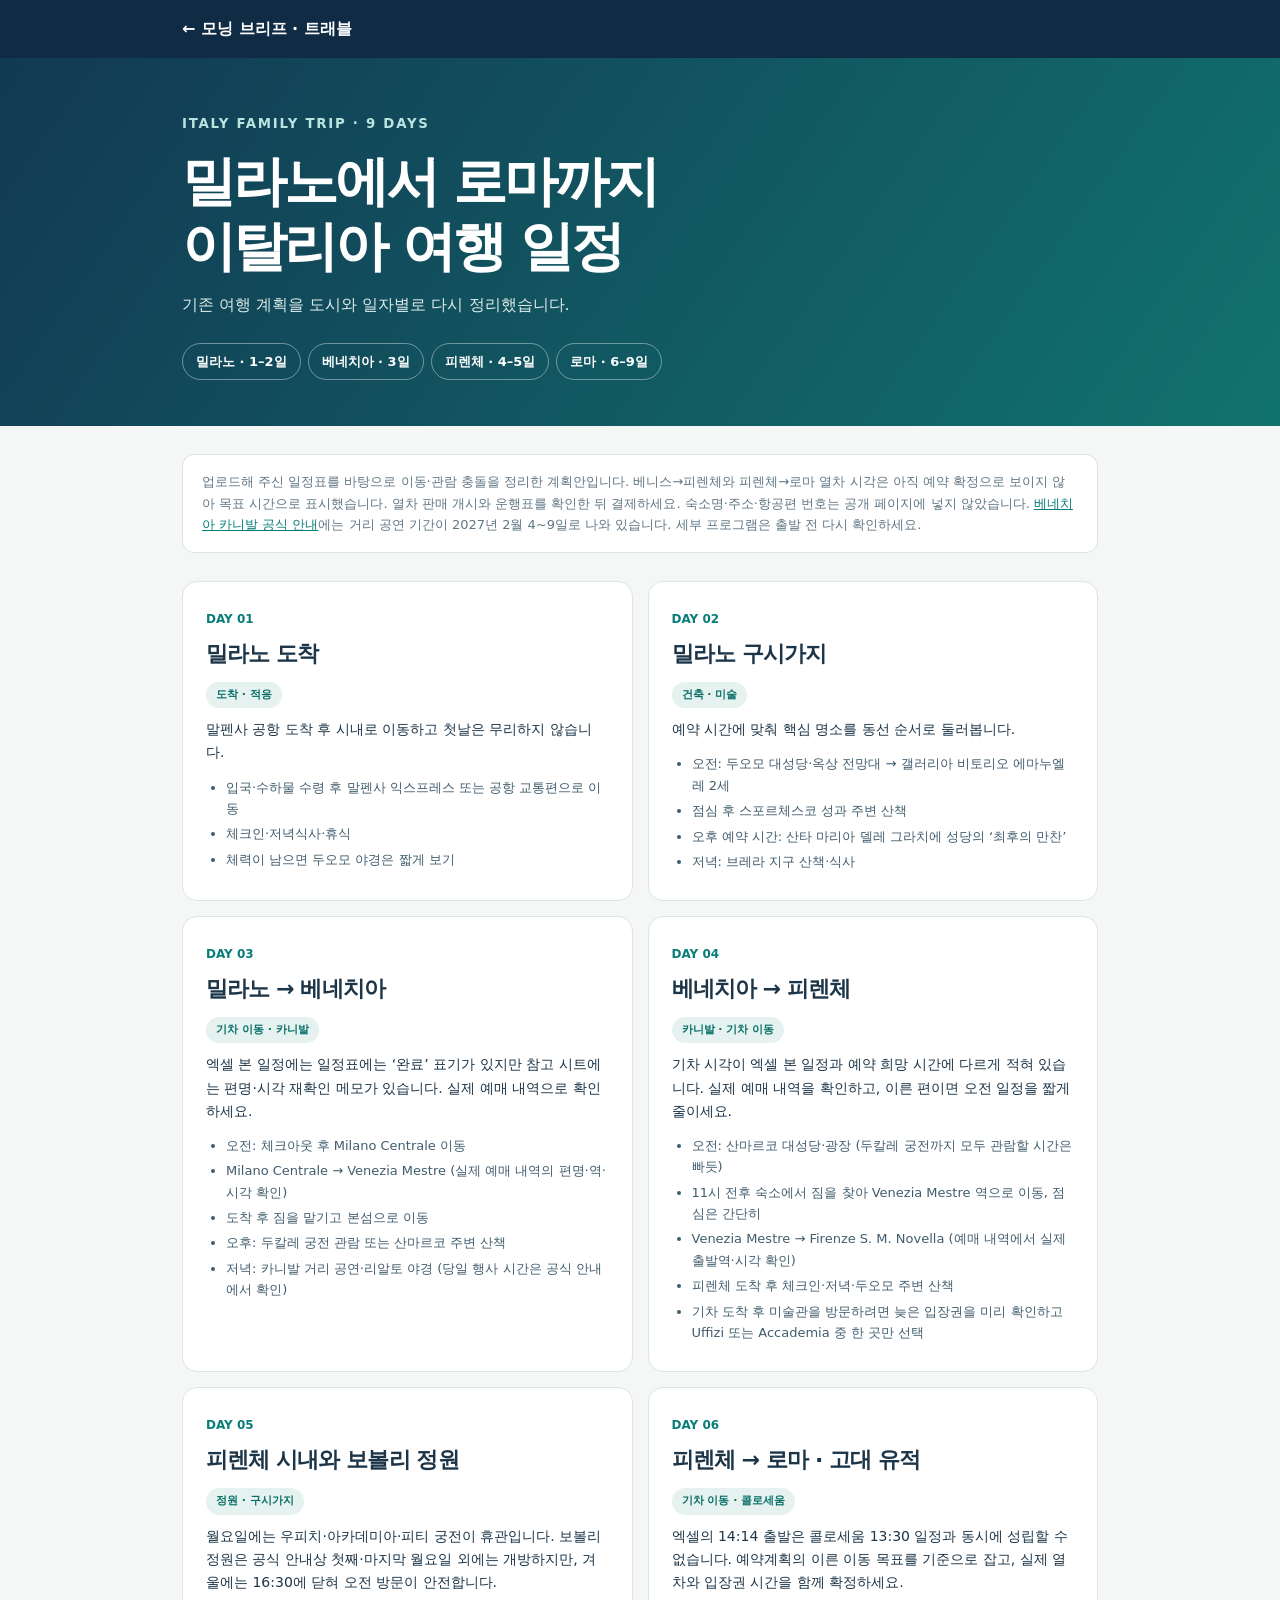
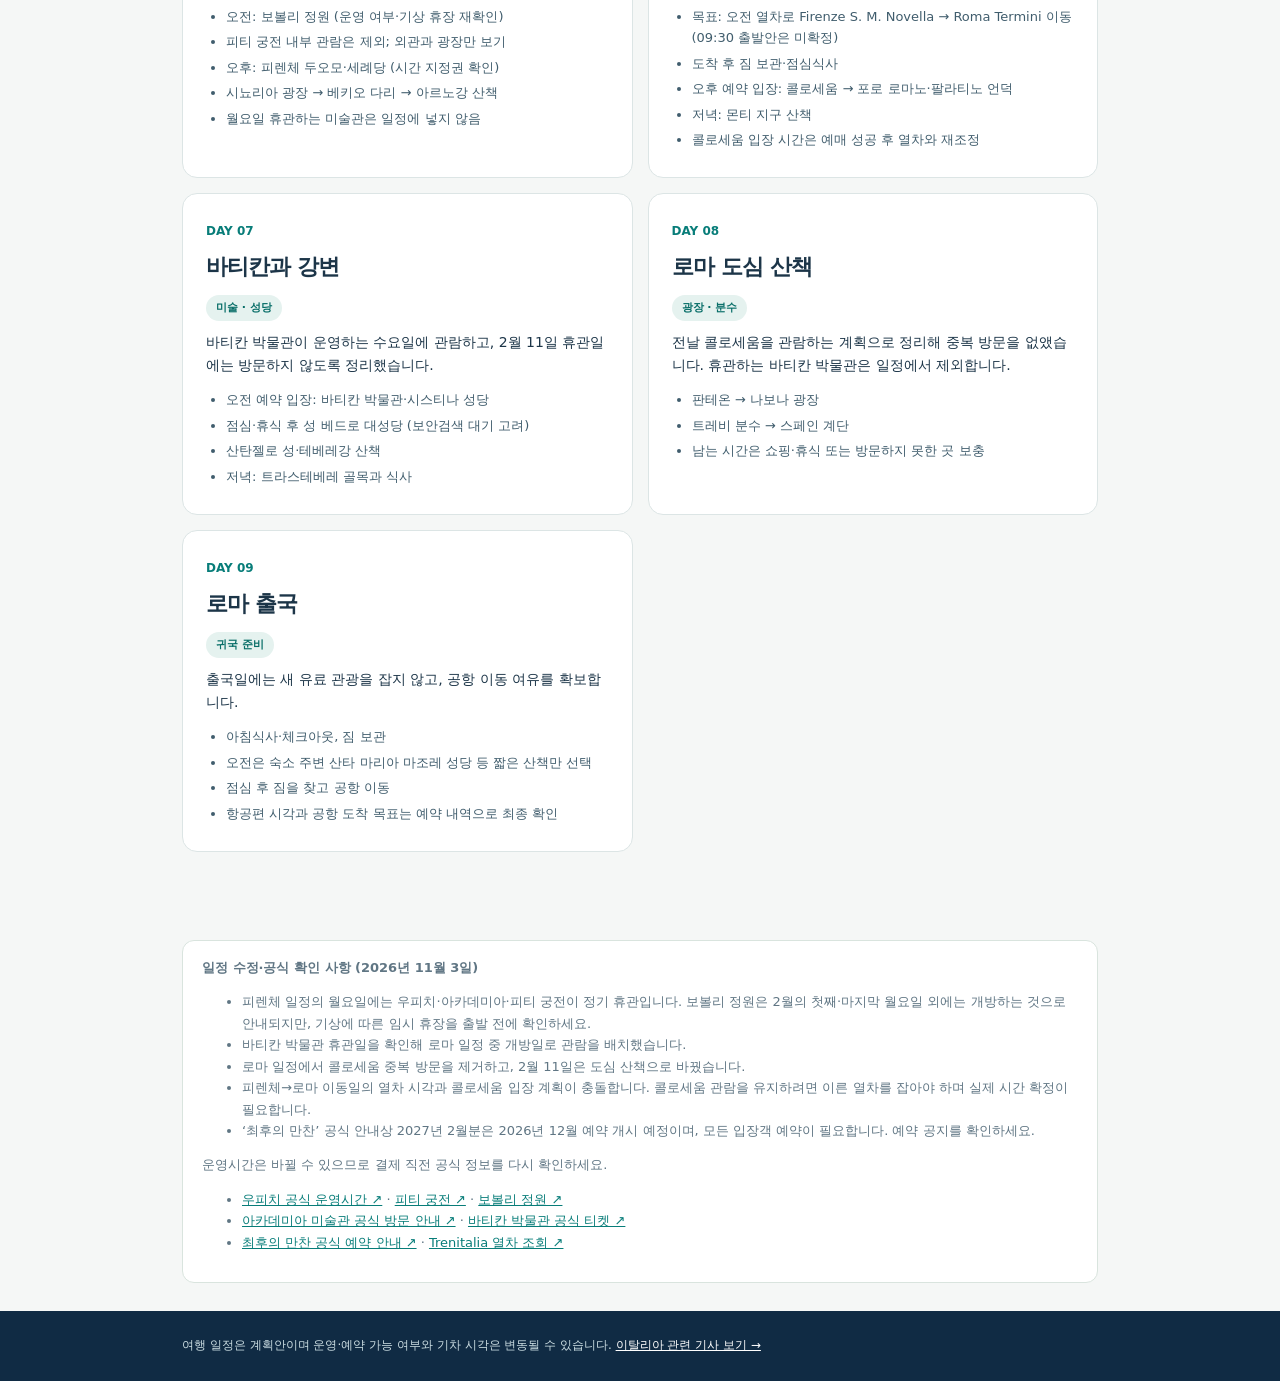
<file: italy-trip.html>
<!doctype html>
<html lang="ko">
<head>
<meta charset="utf-8"><meta name="viewport" content="width=device-width,initial-scale=1">
<meta name="description" content="밀라노, 베네치아, 피렌체, 로마를 잇는 9일 이탈리아 가족여행 일정">
<title>이탈리아 가족여행 · 9일 일정</title>
<style>
:root{--navy:#102b44;--teal:#087d79;--paper:#f5f7f6;--ink:#1c3548;--muted:#607684;--line:#dce5e5}*{box-sizing:border-box}html{scroll-behavior:smooth}body{margin:0;background:var(--paper);color:var(--ink);font-family:system-ui,-apple-system,"Apple SD Gothic Neo","Malgun Gothic",sans-serif;line-height:1.65}a{color:var(--teal)}.wrap{max-width:960px;margin:auto;padding:0 22px}.top{background:var(--navy);color:#fff;padding:16px 0}.top a{color:#fff;text-decoration:none;font-weight:700}.hero{background:linear-gradient(125deg,#123953,#11736e);color:#fff;padding:52px 0 46px}.hero small{color:#b9e4df;letter-spacing:.13em;font-weight:800}.hero h1{font-size:clamp(32px,6vw,54px);letter-spacing:-.055em;line-height:1.2;margin:13px 0}.hero p{margin:0;color:#dcebe9}.route{display:flex;flex-wrap:wrap;gap:7px;margin-top:24px}.route a{border:1px solid #ffffff66;border-radius:99px;padding:7px 13px;color:#fff;text-decoration:none;font-size:13px;font-weight:700}.route a:hover{background:#ffffff25}.intro{margin:28px 0;padding:16px 19px;border:1px solid #d9e4de;border-radius:12px;background:#fff;font-size:13px;color:var(--muted)}.days{display:grid;grid-template-columns:repeat(2,minmax(0,1fr));gap:15px;padding-bottom:60px}.day{background:#fff;border:1px solid var(--line);border-radius:15px;padding:23px;scroll-margin-top:20px}.day .num{font-size:12px;color:var(--teal);font-weight:850}.day h2{font-size:22px;letter-spacing:-.04em;margin:5px 0 8px}.day p{margin:0 0 12px;font-size:14px}.day ul{margin:0;padding-left:20px;font-size:13px;color:#405d6d}.day li{margin:4px 0}.tag{display:inline-block;border-radius:99px;background:#e5f2ef;color:#086e68;padding:4px 10px;font-size:11px;font-weight:800;margin-bottom:10px}.footer{background:var(--navy);color:#cbdde2;padding:25px 0;font-size:12px}.footer a{color:#fff}@media(max-width:650px){.days{grid-template-columns:1fr}.hero{padding:38px 0}.day{padding:19px}}
</style>
</head>
<body>
<div class="top"><div class="wrap"><a href="index.html#travel">← 모닝 브리프 · 트래블</a></div></div>
<header class="hero"><div class="wrap"><small>ITALY FAMILY TRIP · 9 DAYS</small><h1>밀라노에서 로마까지<br>이탈리아 여행 일정</h1><p>기존 여행 계획을 도시와 일자별로 다시 정리했습니다.</p><nav class="route" aria-label="도시별 일정"><a href="#day-1">밀라노 · 1–2일</a><a href="#day-3">베네치아 · 3일</a><a href="#day-4">피렌체 · 4–5일</a><a href="#day-6">로마 · 6–9일</a></nav></div></header>
<main class="wrap"><p class="intro">업로드해 주신 일정표를 바탕으로 이동·관람 충돌을 정리한 계획안입니다. 베니스→피렌체와 피렌체→로마 열차 시각은 아직 예약 확정으로 보이지 않아 목표 시간으로 표시했습니다. 열차 판매 개시와 운행표를 확인한 뒤 결제하세요. 숙소명·주소·항공편 번호는 공개 페이지에 넣지 않았습니다. <a href="https://carnevale.venezia.it/en/news/2026/carnevale-di-venezia-2027-aperte-le-candidature-per-artisti-e-performer/" target="_blank" rel="noopener noreferrer">베네치아 카니발 공식 안내</a>에는 거리 공연 기간이 2027년 2월 4~9일로 나와 있습니다. 세부 프로그램은 출발 전 다시 확인하세요.</p><div class="days">
<article class="day" id="day-1"><span class="num">DAY 01</span><h2>밀라노 도착</h2><span class="tag">도착 · 적응</span><p>말펜사 공항 도착 후 시내로 이동하고 첫날은 무리하지 않습니다.</p><ul><li>입국·수하물 수령 후 말펜사 익스프레스 또는 공항 교통편으로 이동</li><li>체크인·저녁식사·휴식</li><li>체력이 남으면 두오모 야경은 짧게 보기</li></ul></article>
<article class="day" id="day-2"><span class="num">DAY 02</span><h2>밀라노 구시가지</h2><span class="tag">건축 · 미술</span><p>예약 시간에 맞춰 핵심 명소를 동선 순서로 둘러봅니다.</p><ul><li>오전: 두오모 대성당·옥상 전망대 → 갤러리아 비토리오 에마누엘레 2세</li><li>점심 후 스포르체스코 성과 주변 산책</li><li>오후 예약 시간: 산타 마리아 델레 그라치에 성당의 ‘최후의 만찬’</li><li>저녁: 브레라 지구 산책·식사</li></ul></article>
<article class="day" id="day-3"><span class="num">DAY 03</span><h2>밀라노 → 베네치아</h2><span class="tag">기차 이동 · 카니발</span><p>엑셀 본 일정에는 일정표에는 ‘완료’ 표기가 있지만 참고 시트에는 편명·시각 재확인 메모가 있습니다. 실제 예매 내역으로 확인하세요.</p><ul><li>오전: 체크아웃 후 Milano Centrale 이동</li><li>Milano Centrale → Venezia Mestre (실제 예매 내역의 편명·역·시각 확인)</li><li>도착 후 짐을 맡기고 본섬으로 이동</li><li>오후: 두칼레 궁전 관람 또는 산마르코 주변 산책</li><li>저녁: 카니발 거리 공연·리알토 야경 (당일 행사 시간은 공식 안내에서 확인)</li></ul></article>
<article class="day" id="day-4"><span class="num">DAY 04</span><h2>베네치아 → 피렌체</h2><span class="tag">카니발 · 기차 이동</span><p>기차 시각이 엑셀 본 일정과 예약 희망 시간에 다르게 적혀 있습니다. 실제 예매 내역을 확인하고, 이른 편이면 오전 일정을 짧게 줄이세요.</p><ul><li>오전: 산마르코 대성당·광장 (두칼레 궁전까지 모두 관람할 시간은 빠듯)</li><li>11시 전후 숙소에서 짐을 찾아 Venezia Mestre 역으로 이동, 점심은 간단히</li><li>Venezia Mestre → Firenze S. M. Novella (예매 내역에서 실제 출발역·시각 확인)</li><li>피렌체 도착 후 체크인·저녁·두오모 주변 산책</li><li>기차 도착 후 미술관을 방문하려면 늦은 입장권을 미리 확인하고 Uffizi 또는 Accademia 중 한 곳만 선택</li></ul></article>
<article class="day" id="day-5"><span class="num">DAY 05</span><h2>피렌체 시내와 보볼리 정원</h2><span class="tag">정원 · 구시가지</span><p>월요일에는 우피치·아카데미아·피티 궁전이 휴관입니다. 보볼리 정원은 공식 안내상 첫째·마지막 월요일 외에는 개방하지만, 겨울에는 16:30에 닫혀 오전 방문이 안전합니다.</p><ul><li>오전: 보볼리 정원 (운영 여부·기상 휴장 재확인)</li><li>피티 궁전 내부 관람은 제외; 외관과 광장만 보기</li><li>오후: 피렌체 두오모·세례당 (시간 지정권 확인)</li><li>시뇨리아 광장 → 베키오 다리 → 아르노강 산책</li><li>월요일 휴관하는 미술관은 일정에 넣지 않음</li></ul></article>
<article class="day" id="day-6"><span class="num">DAY 06</span><h2>피렌체 → 로마 · 고대 유적</h2><span class="tag">기차 이동 · 콜로세움</span><p>엑셀의 14:14 출발은 콜로세움 13:30 일정과 동시에 성립할 수 없습니다. 예약계획의 이른 이동 목표를 기준으로 잡고, 실제 열차와 입장권 시간을 함께 확정하세요.</p><ul><li>목표: 오전 열차로 Firenze S. M. Novella → Roma Termini 이동 (09:30 출발안은 미확정)</li><li>도착 후 짐 보관·점심식사</li><li>오후 예약 입장: 콜로세움 → 포로 로마노·팔라티노 언덕</li><li>저녁: 몬티 지구 산책</li><li>콜로세움 입장 시간은 예매 성공 후 열차와 재조정</li></ul></article>
<article class="day" id="day-7"><span class="num">DAY 07</span><h2>바티칸과 강변</h2><span class="tag">미술 · 성당</span><p>바티칸 박물관이 운영하는 수요일에 관람하고, 2월 11일 휴관일에는 방문하지 않도록 정리했습니다.</p><ul><li>오전 예약 입장: 바티칸 박물관·시스티나 성당</li><li>점심·휴식 후 성 베드로 대성당 (보안검색 대기 고려)</li><li>산탄젤로 성·테베레강 산책</li><li>저녁: 트라스테베레 골목과 식사</li></ul></article>
<article class="day" id="day-8"><span class="num">DAY 08</span><h2>로마 도심 산책</h2><span class="tag">광장 · 분수</span><p>전날 콜로세움을 관람하는 계획으로 정리해 중복 방문을 없앴습니다. 휴관하는 바티칸 박물관은 일정에서 제외합니다.</p><ul><li>판테온 → 나보나 광장</li><li>트레비 분수 → 스페인 계단</li><li>남는 시간은 쇼핑·휴식 또는 방문하지 못한 곳 보충</li></ul></article>
<article class="day" id="day-9"><span class="num">DAY 09</span><h2>로마 출국</h2><span class="tag">귀국 준비</span><p>출국일에는 새 유료 관광을 잡지 않고, 공항 이동 여유를 확보합니다.</p><ul><li>아침식사·체크아웃, 짐 보관</li><li>오전은 숙소 주변 산타 마리아 마조레 성당 등 짧은 산책만 선택</li><li>점심 후 짐을 찾고 공항 이동</li><li>항공편 시각과 공항 도착 목표는 예약 내역으로 최종 확인</li></ul></article>
</div><section class="intro"><strong>일정 수정·공식 확인 사항 (2026년 11월 3일)</strong><ul><li>피렌체 일정의 월요일에는 우피치·아카데미아·피티 궁전이 정기 휴관입니다. 보볼리 정원은 2월의 첫째·마지막 월요일 외에는 개방하는 것으로 안내되지만, 기상에 따른 임시 휴장을 출발 전에 확인하세요.</li><li>바티칸 박물관 휴관일을 확인해 로마 일정 중 개방일로 관람을 배치했습니다.</li><li>로마 일정에서 콜로세움 중복 방문을 제거하고, 2월 11일은 도심 산책으로 바꿨습니다.</li><li>피렌체→로마 이동일의 열차 시각과 콜로세움 입장 계획이 충돌합니다. 콜로세움 관람을 유지하려면 이른 열차를 잡아야 하며 실제 시간 확정이 필요합니다.</li><li>‘최후의 만찬’ 공식 안내상 2027년 2월분은 2026년 12월 예약 개시 예정이며, 모든 입장객 예약이 필요합니다. 예약 공지를 확인하세요.</li></ul><p>운영시간은 바뀔 수 있으므로 결제 직전 공식 정보를 다시 확인하세요.</p><ul><li><a href="https://www.uffizi.it/en/the-uffizi" target="_blank" rel="noopener noreferrer">우피치 공식 운영시간 ↗</a> · <a href="https://www.uffizi.it/en/pitti-palace" target="_blank" rel="noopener noreferrer">피티 궁전 ↗</a> · <a href="https://www.uffizi.it/en/boboli-garden" target="_blank" rel="noopener noreferrer">보볼리 정원 ↗</a></li><li><a href="https://www.galleriaaccademiafirenze.it/en/visit/" target="_blank" rel="noopener noreferrer">아카데미아 미술관 공식 방문 안내 ↗</a> · <a href="https://www.museivaticani.va/content/museivaticani/en/organizza-visita/tariffe-e-biglietti.html" target="_blank" rel="noopener noreferrer">바티칸 박물관 공식 티켓 ↗</a></li><li><a href="https://cenacolovinciano.org/en/info/" target="_blank" rel="noopener noreferrer">최후의 만찬 공식 예약 안내 ↗</a> · <a href="https://www.trenitalia.com/en.html" target="_blank" rel="noopener noreferrer">Trenitalia 열차 조회 ↗</a></li></ul></section></main><footer class="footer"><div class="wrap">여행 일정은 계획안이며 운영·예약 가능 여부와 기차 시각은 변동될 수 있습니다. <a href="index.html#travel">이탈리아 관련 기사 보기 →</a></div></footer>
</body></html>
</file>
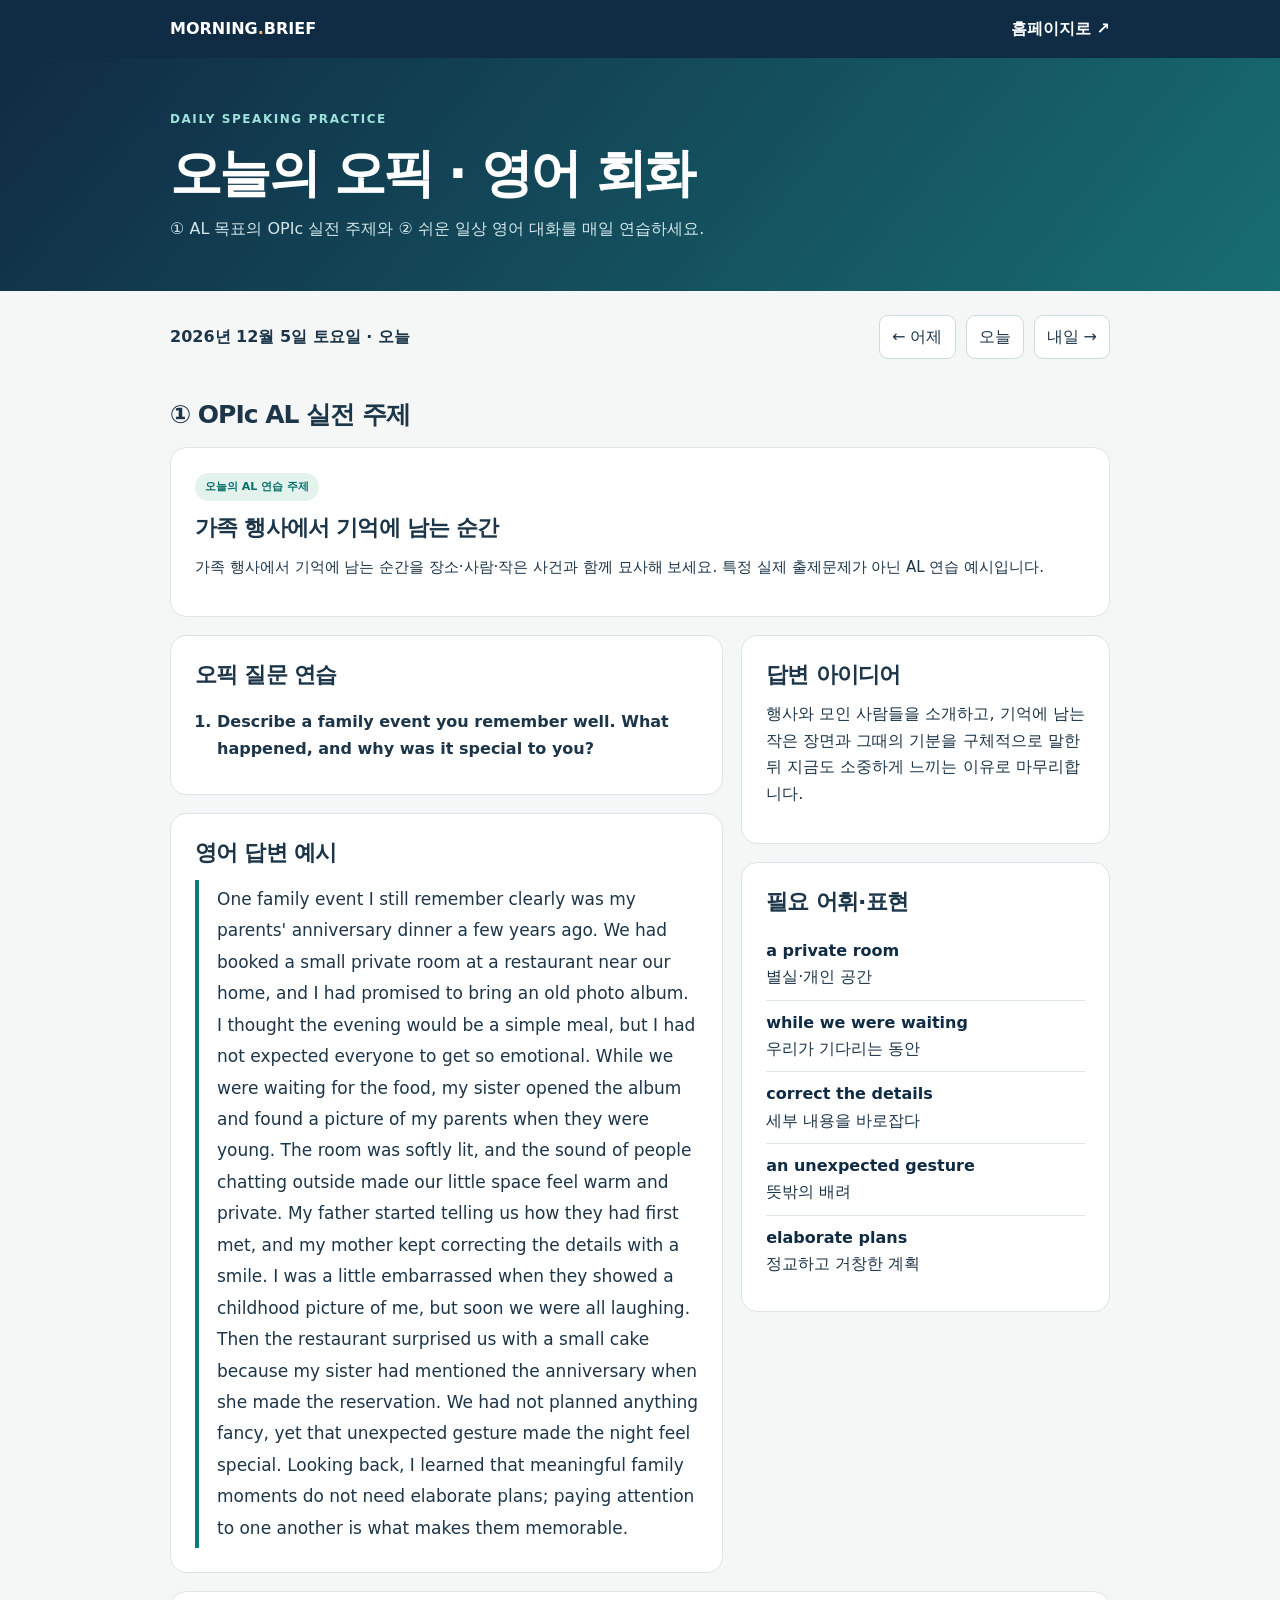
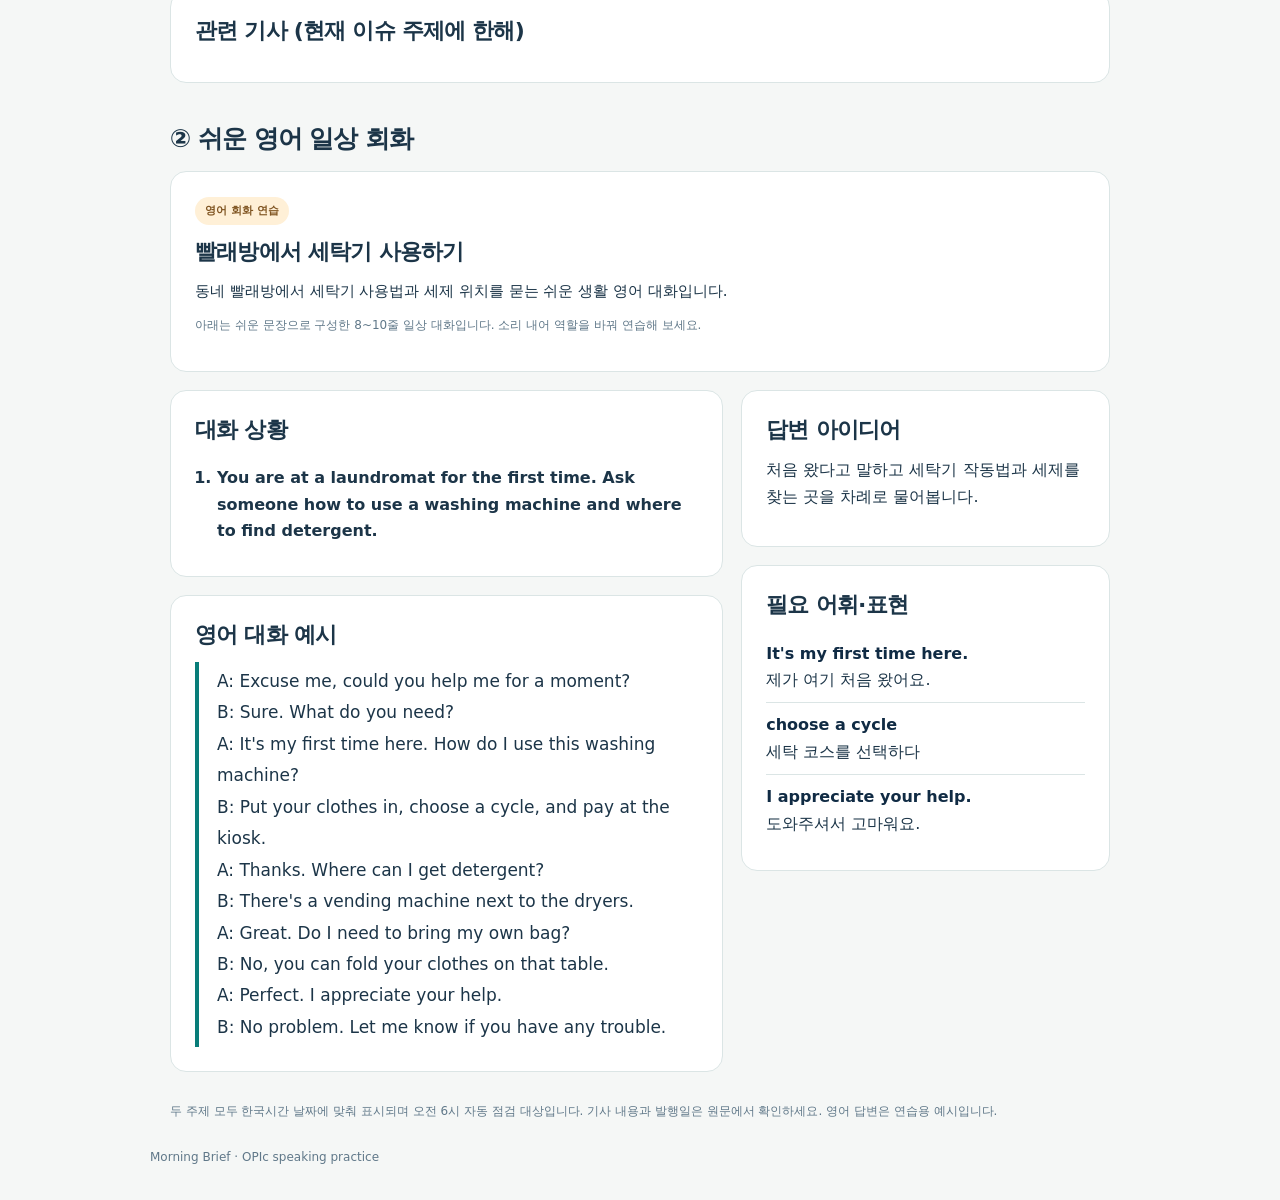
<file: opic.html>
<!doctype html>
<html lang="ko">
<head>
  <meta charset="utf-8">
  <meta name="viewport" content="width=device-width, initial-scale=1">
  <meta name="theme-color" content="#102b44">
  <title>오늘의 오픽 | Morning Brief</title>
  <style>
    :root{--navy:#102b44;--teal:#087d79;--ink:#1c3548;--muted:#607889;--line:#dbe5e5;--paper:#f5f7f6}
    *{box-sizing:border-box}body{margin:0;background:var(--paper);color:var(--ink);font-family:system-ui,-apple-system,"Apple SD Gothic Neo","Malgun Gothic",sans-serif;line-height:1.65}a{color:var(--teal)}button{font:inherit}.wrap{max-width:980px;margin:auto;padding:0 20px}.top{background:var(--navy);color:white}.top .wrap{display:flex;justify-content:space-between;align-items:center;gap:16px;min-height:58px}.top a{color:white;text-decoration:none;font-weight:800}.top span{color:#f2bb68}.hero{background:linear-gradient(130deg,#102b44,#176d72);color:white;padding:52px 0 48px}.eyebrow{color:#9fe1dc;font-size:12px;letter-spacing:.13em;font-weight:850}.hero h1{font-size:clamp(32px,6vw,52px);line-height:1.2;letter-spacing:-.05em;margin:12px 0}.hero p{max-width:720px;margin:0;color:#d3e7eb}.daybar{display:flex;align-items:center;gap:10px;flex-wrap:wrap;margin:24px 0}.daybar strong{font-size:16px;margin-right:auto}.daybar button{border:1px solid #cbdcda;border-radius:9px;background:white;padding:8px 12px;cursor:pointer;color:var(--ink)}.daybar button:hover{background:#e7f3f1}.grid{display:grid;grid-template-columns:1.2fr .8fr;gap:18px}.card{background:#fff;border:1px solid var(--line);border-radius:16px;padding:24px;margin-bottom:18px}.card h2{font-size:22px;line-height:1.35;margin:0 0 12px;letter-spacing:-.035em}.card h3{font-size:16px;margin:20px 0 8px}.card p{margin:0 0 12px}.intro{font-size:15px}.questions{padding-left:22px;margin:0}.questions li{padding:8px 0;font-weight:700}.answer{font-size:17px;line-height:1.85;border-left:4px solid var(--teal);padding:4px 0 4px 18px;margin:0}.vocab{list-style:none;padding:0;margin:0}.vocab li{border-bottom:1px solid var(--line);padding:9px 0}.vocab li:last-child{border:0}.vocab strong{display:block;color:var(--navy)}.links{list-style:none;padding:0;margin:0}.links li{padding:11px 0;border-bottom:1px solid var(--line)}.links li:last-child{border:0}.links a{font-weight:800;text-decoration:none}.links small{display:block;color:var(--muted);margin-top:3px}.note{font-size:12px;color:var(--muted)}.pill{display:inline-block;background:#e4f2ed;color:#086e68;font-size:11px;font-weight:850;border-radius:99px;padding:5px 10px;margin-bottom:12px}.pill.easy{background:#fff0d7;color:#805522}.topic-head{display:flex;align-items:center;justify-content:space-between;gap:12px;margin:35px 0 12px}.topic-head h2{font-size:25px;letter-spacing:-.04em;margin:0}.topic-head a{font-size:13px;font-weight:800}.footer{font-size:12px;color:var(--muted);padding:14px 0 32px}@media(max-width:720px){.grid{grid-template-columns:1fr}.hero{padding:38px 0}.card{padding:19px}.daybar strong{width:100%}.topic-head{display:block}.topic-head a{display:inline-block;margin-top:8px}}
  </style>
  <script defer src="opic.js"></script>
</head>
<body>
  <div class="top"><div class="wrap"><a href="index.html">MORNING<span>.</span>BRIEF</a><a href="index.html">홈페이지로 ↗</a></div></div>
  <header class="hero"><div class="wrap"><div class="eyebrow">DAILY SPEAKING PRACTICE</div><h1>오늘의 오픽 · 영어 회화</h1><p>① AL 목표의 OPIc 실전 주제와 ② 쉬운 일상 영어 대화를 매일 연습하세요.</p></div></header>
  <main class="wrap">
    <div class="daybar"><strong id="opic-date">날짜 확인 중</strong><button id="opic-prev" type="button">← 어제</button><button id="opic-today" type="button">오늘</button><button id="opic-next" type="button">내일 →</button></div>
    <div class="topic-head"><h2>① OPIc AL 실전 주제</h2></div>
    <section class="card"><span class="pill">오늘의 AL 연습 주제</span><h2 id="opic-title">불러오는 중…</h2><p class="intro" id="opic-intro"></p></section>
    <div class="grid"><div>
      <section class="card"><h2>오픽 질문 연습</h2><ol class="questions" id="opic-questions"></ol></section>
      <section class="card"><h2>영어 답변 예시</h2><blockquote class="answer" id="opic-answer"></blockquote></section>
    </div><div>
      <section class="card"><h2>답변 아이디어</h2><p id="opic-idea"></p></section>
      <section class="card"><h2>필요 어휘·표현</h2><ul class="vocab" id="opic-vocab"></ul></section>
    </div></div>
    <section class="card"><h2>관련 기사 (현재 이슈 주제에 한해)</h2><ul class="links" id="opic-links"></ul><p class="note" id="opic-link-note"></p></section>
    <div class="topic-head"><h2>② 쉬운 영어 일상 회화</h2></div>
    <section class="card"><span class="pill easy">영어 회화 연습</span><h2 id="opic-life-title">불러오는 중…</h2><p class="intro" id="opic-life-intro"></p><p class="note">아래는 쉬운 문장으로 구성한 8~10줄 일상 대화입니다. 소리 내어 역할을 바꿔 연습해 보세요.</p></section>
    <div class="grid"><div>
      <section class="card"><h2>대화 상황</h2><ol class="questions" id="opic-life-questions"></ol></section>
      <section class="card"><h2>영어 대화 예시</h2><blockquote class="answer" id="opic-life-answer" style="white-space:pre-line"></blockquote></section>
    </div><div>
      <section class="card"><h2>답변 아이디어</h2><p id="opic-life-idea"></p></section>
      <section class="card"><h2>필요 어휘·표현</h2><ul class="vocab" id="opic-life-vocab"></ul></section>
    </div></div>
    <ul class="links" id="opic-life-links" hidden></ul><p class="note" id="opic-life-link-note" hidden></p>
    <p class="note">두 주제 모두 한국시간 날짜에 맞춰 표시되며 오전 6시 자동 점검 대상입니다. 기사 내용과 발행일은 원문에서 확인하세요. 영어 답변은 연습용 예시입니다.</p>
  </main>
  <footer class="wrap footer">Morning Brief · OPIc speaking practice</footer>
</body>
</html>
</file>
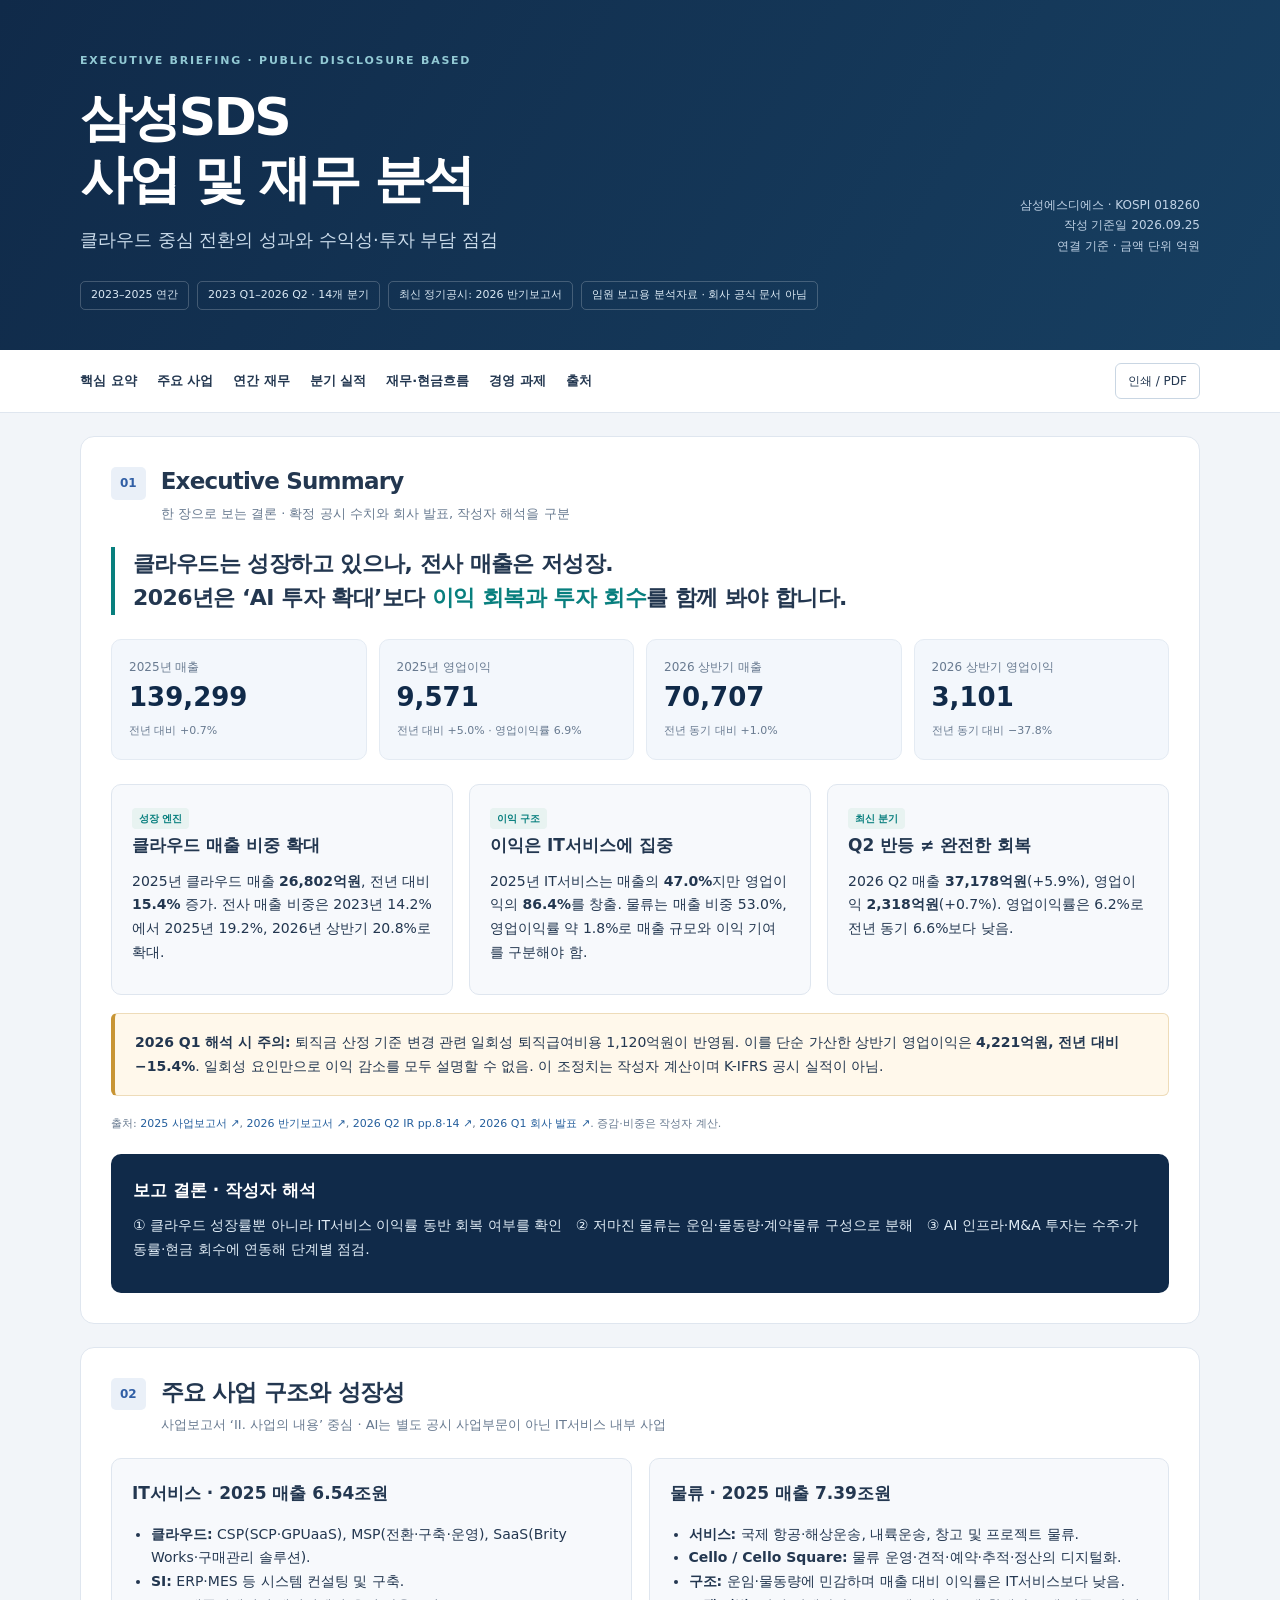
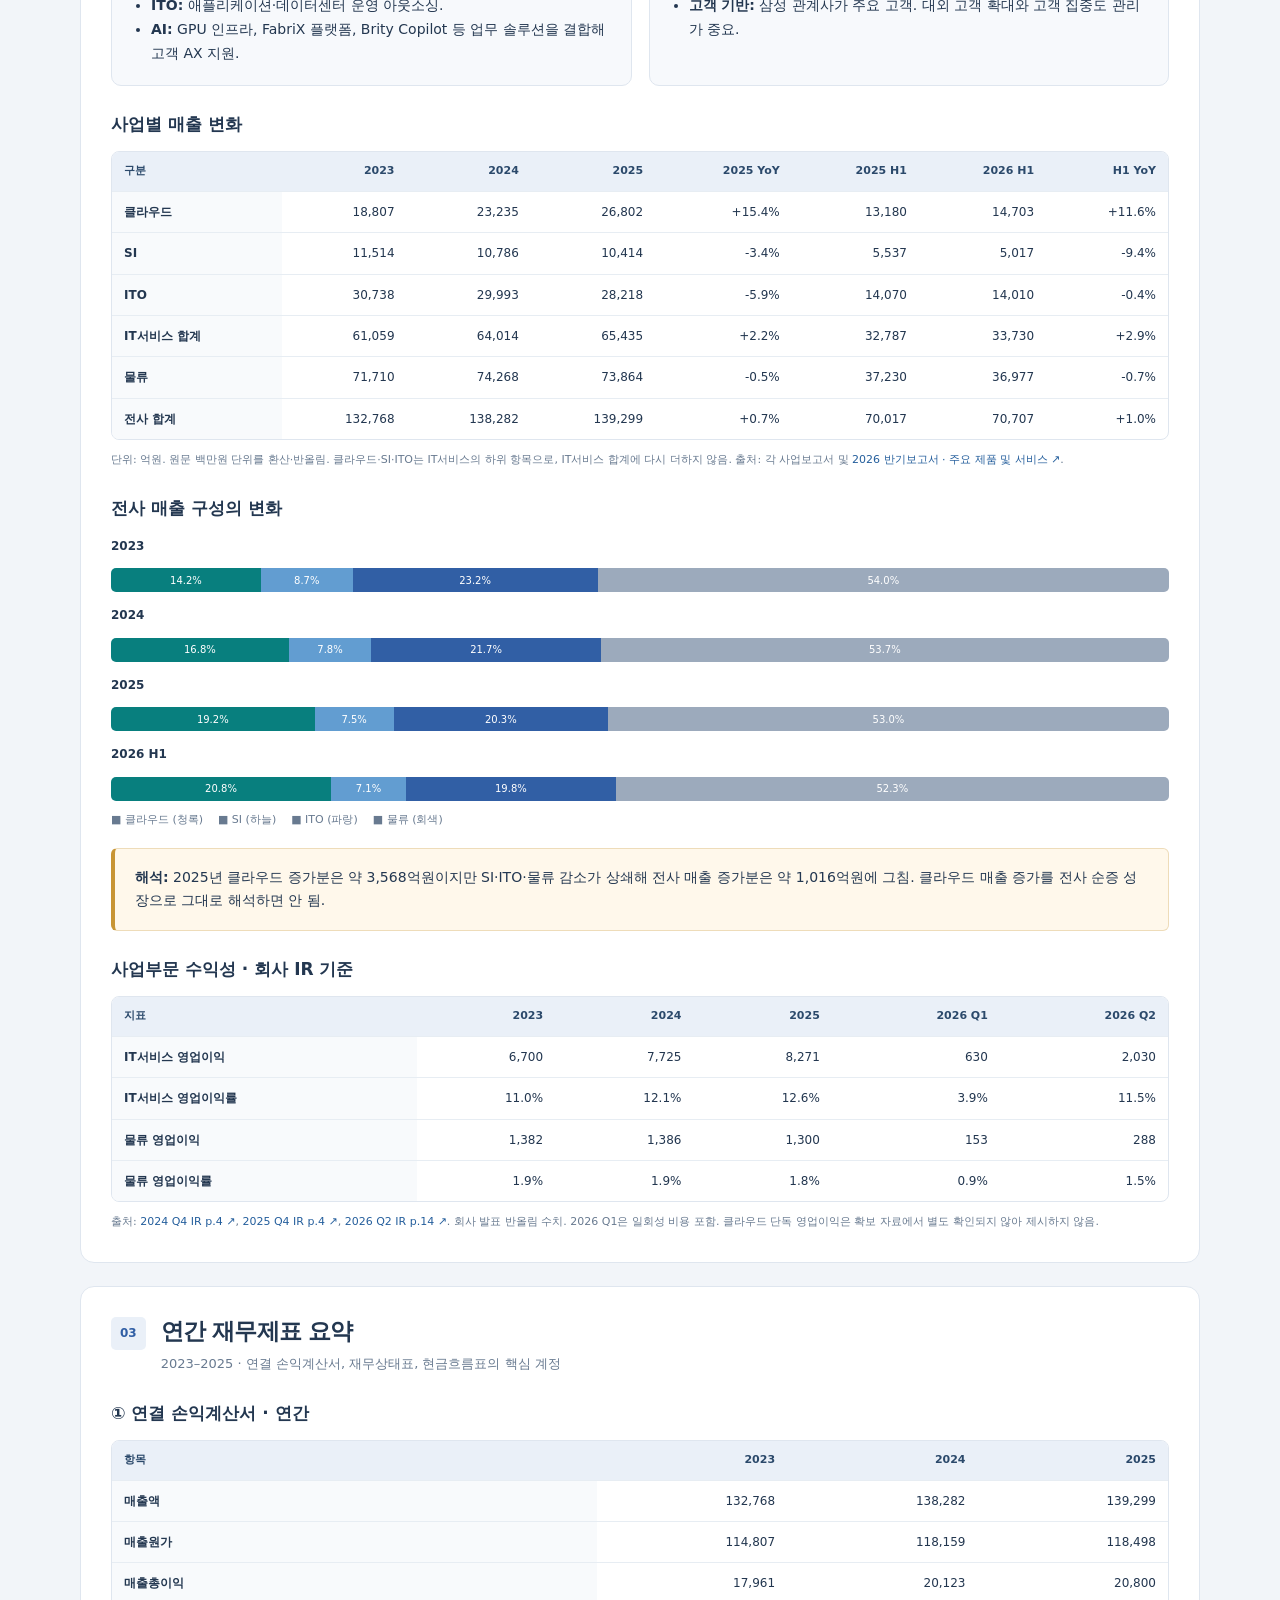
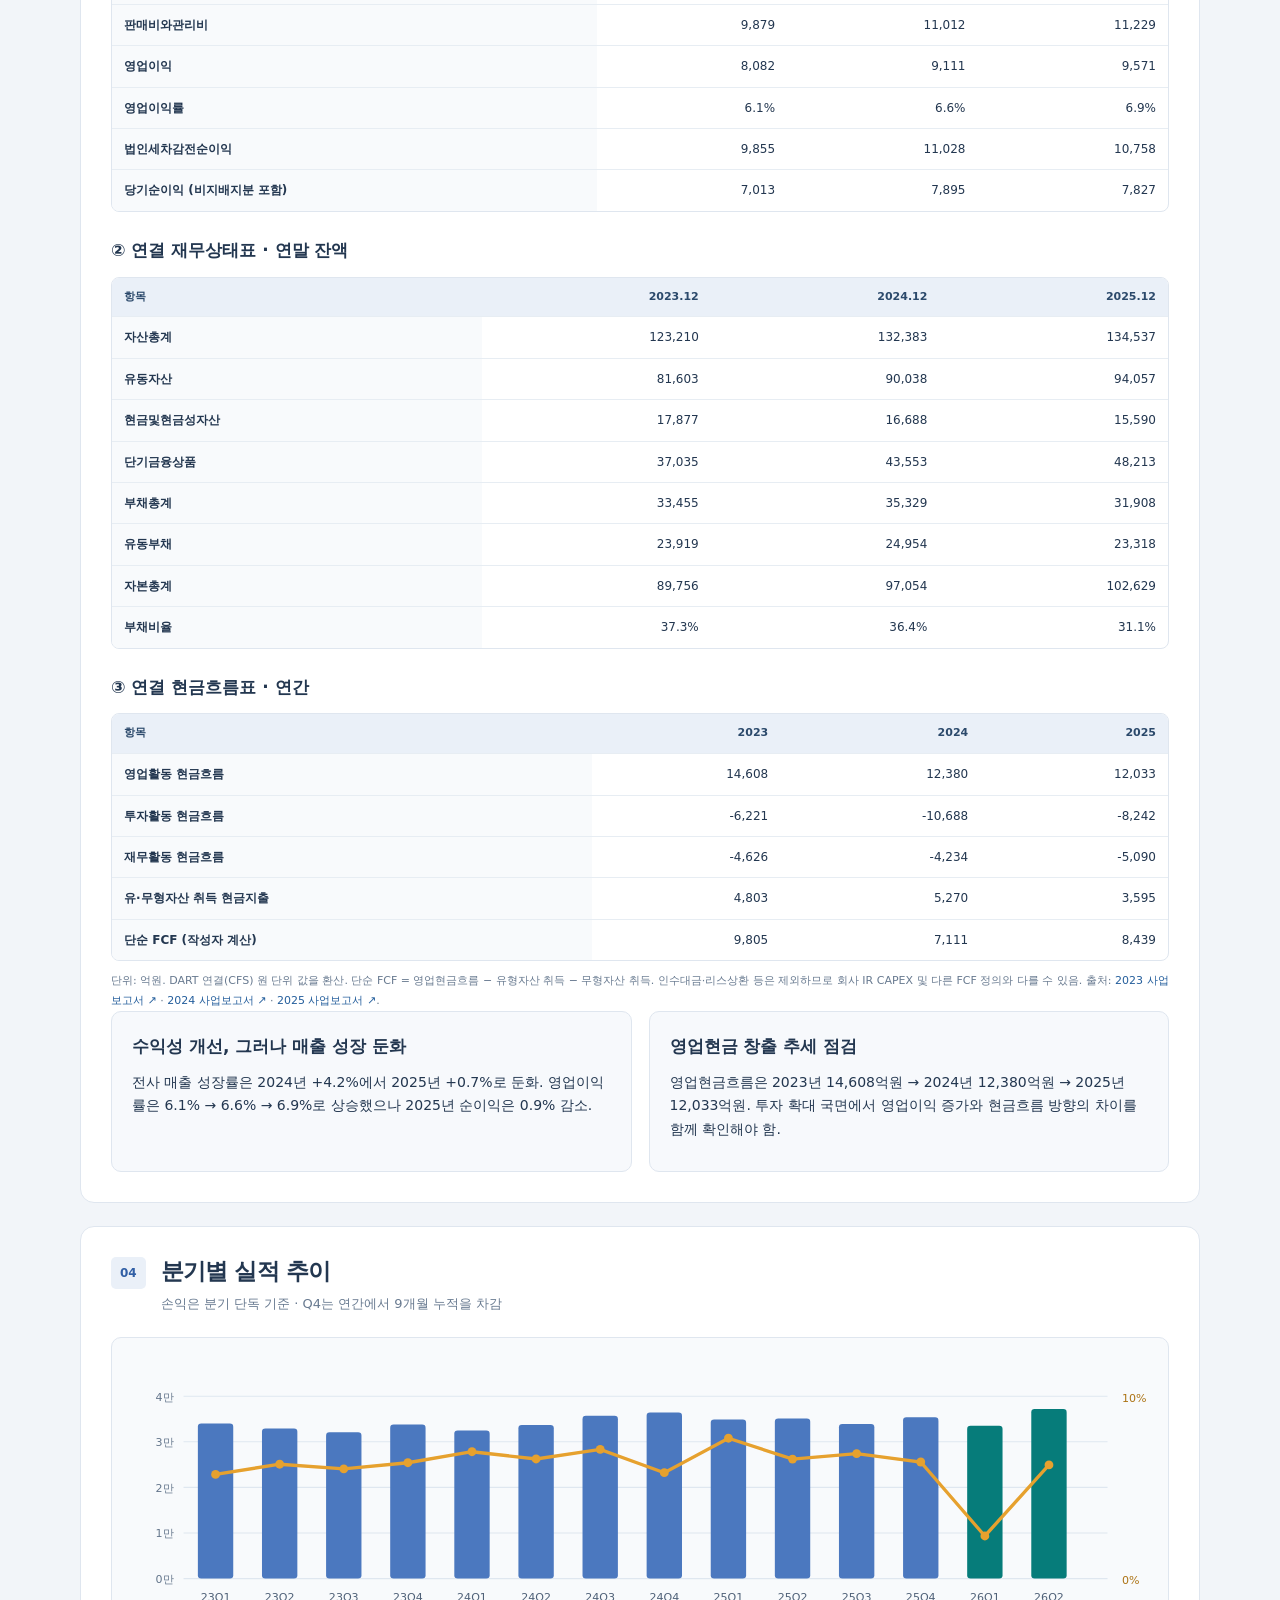
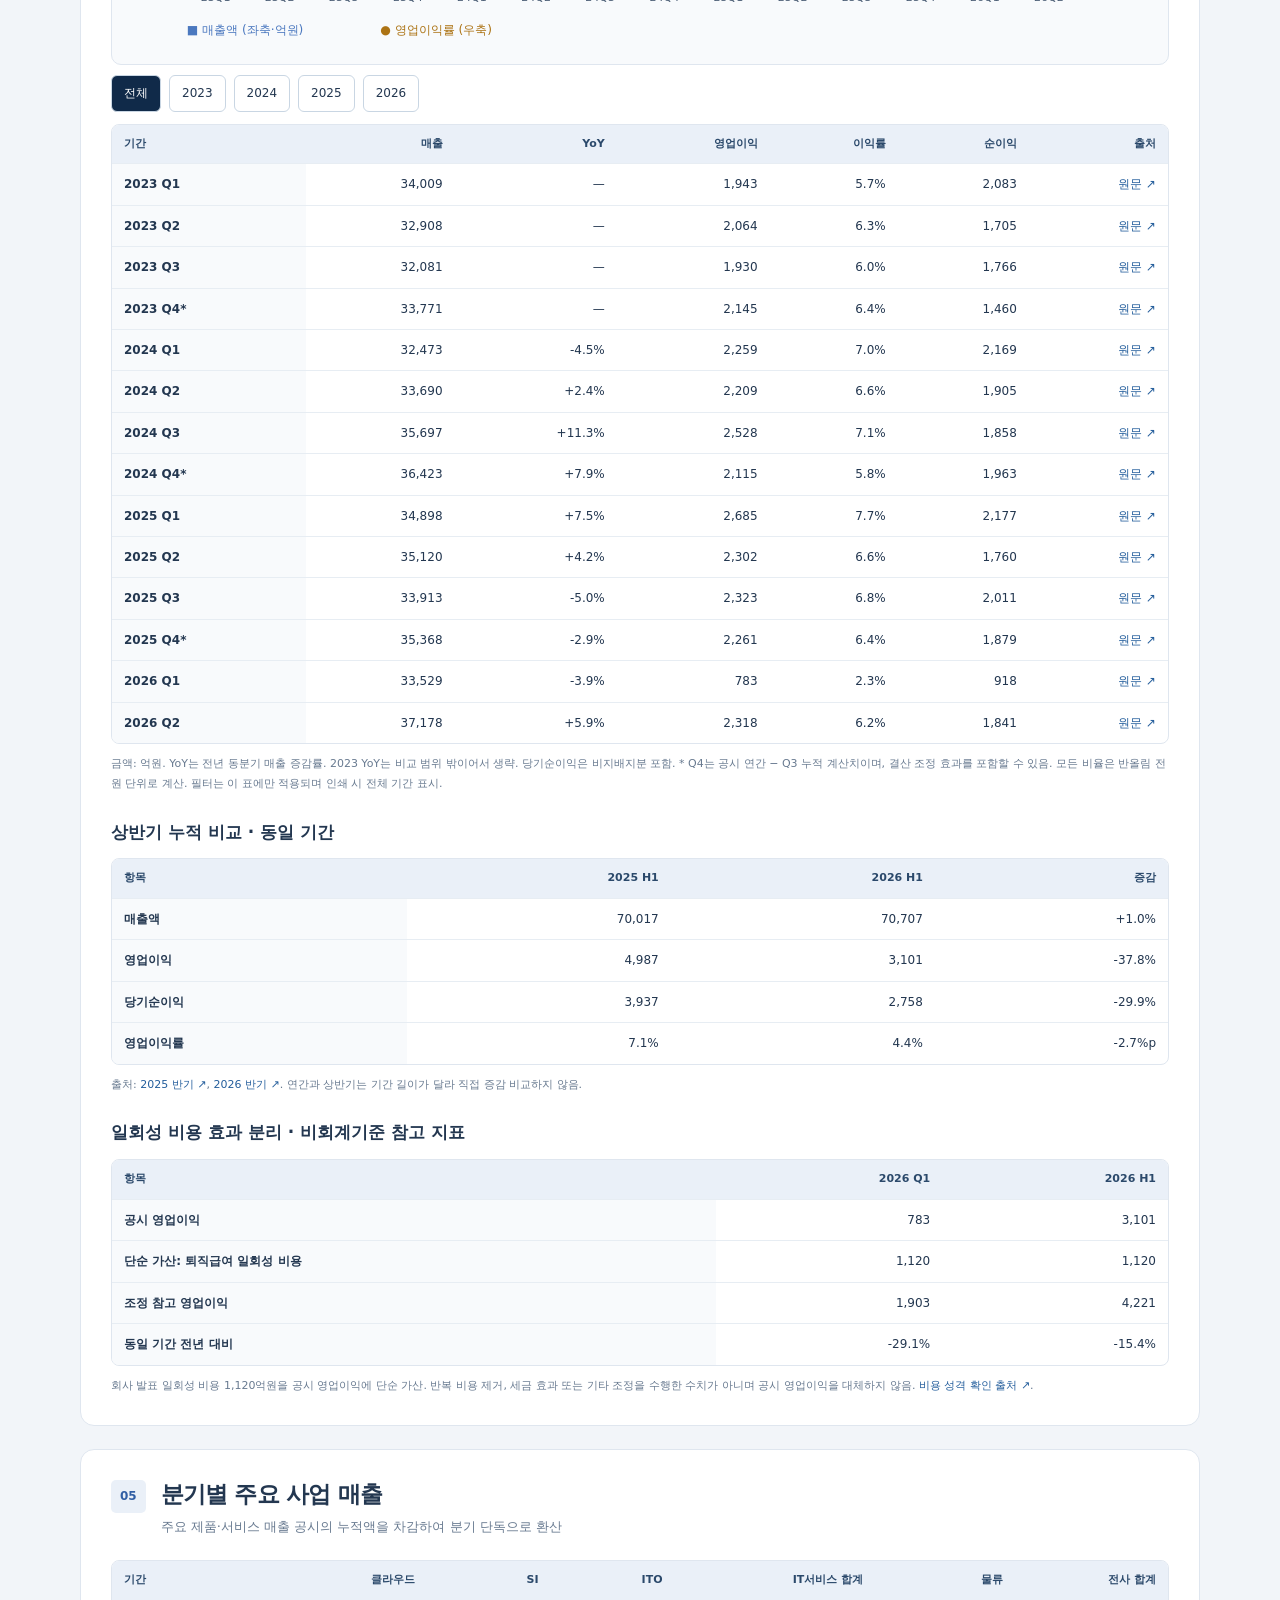
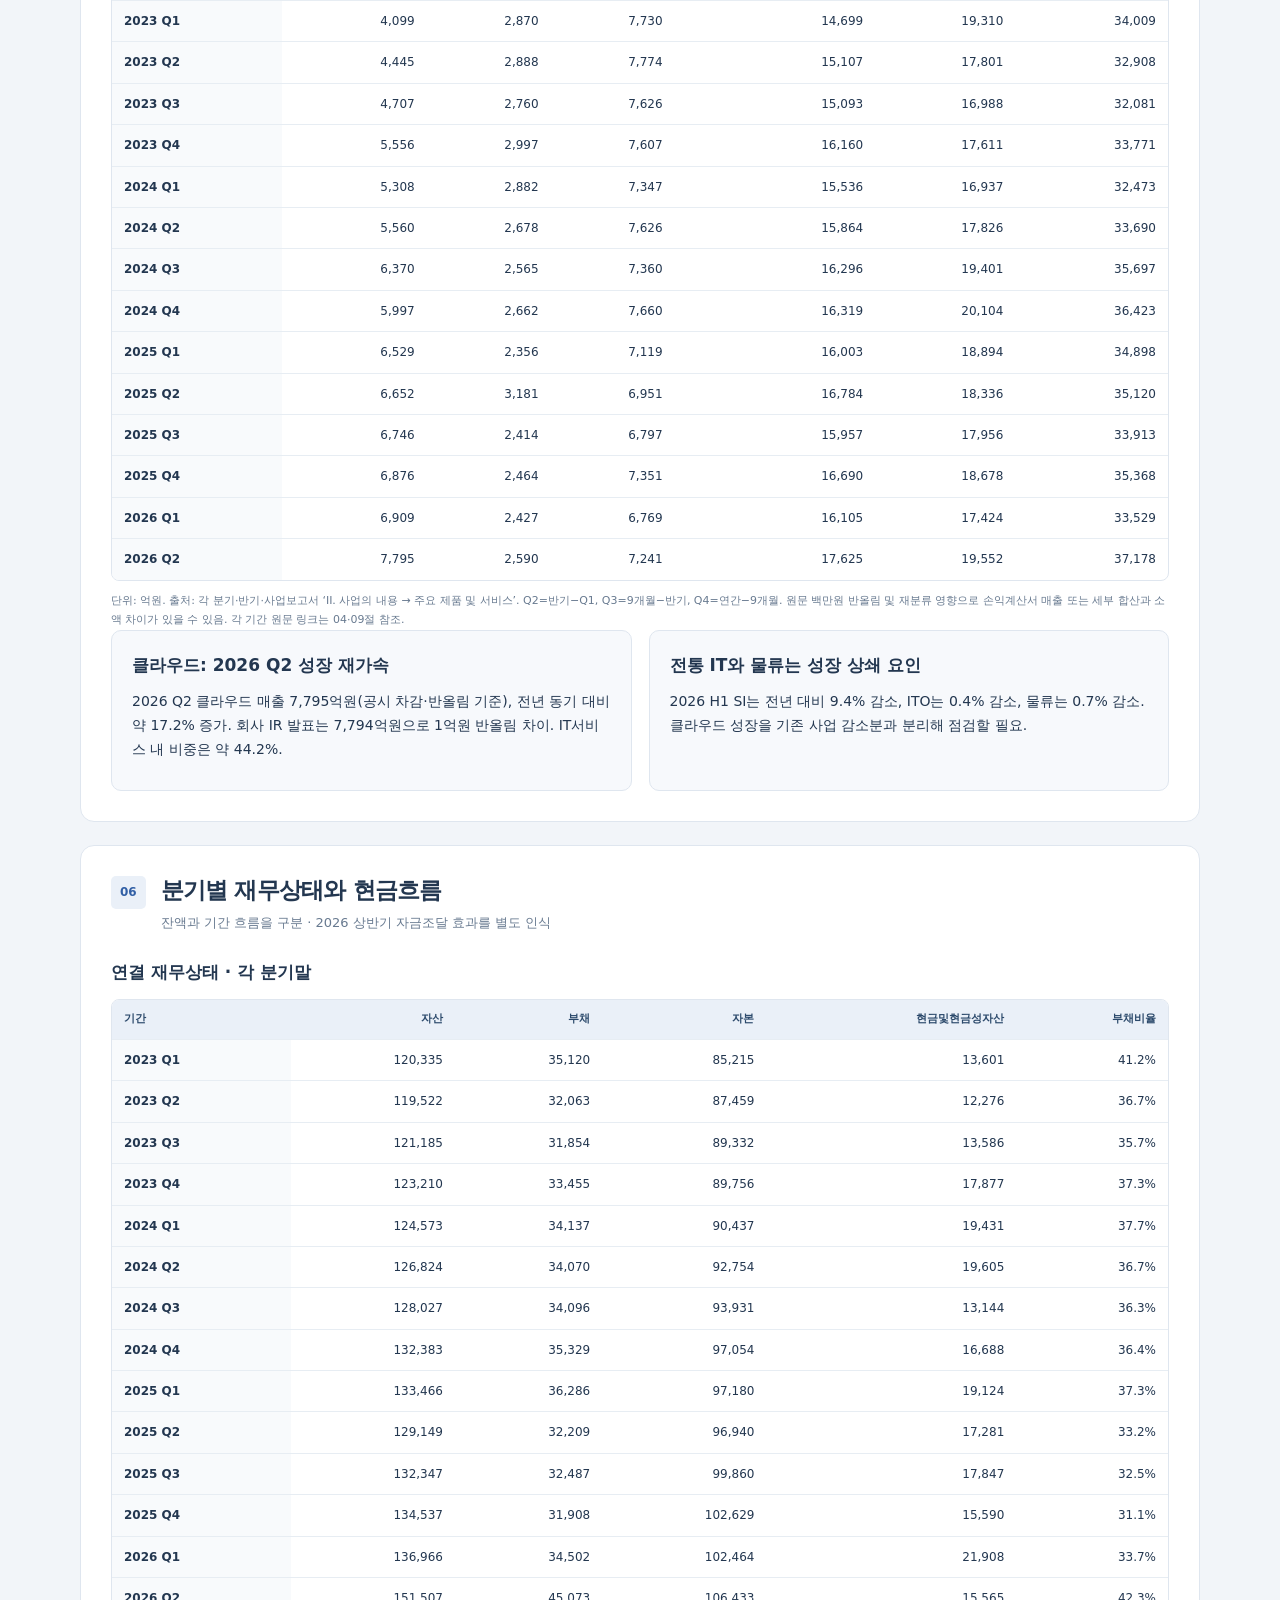
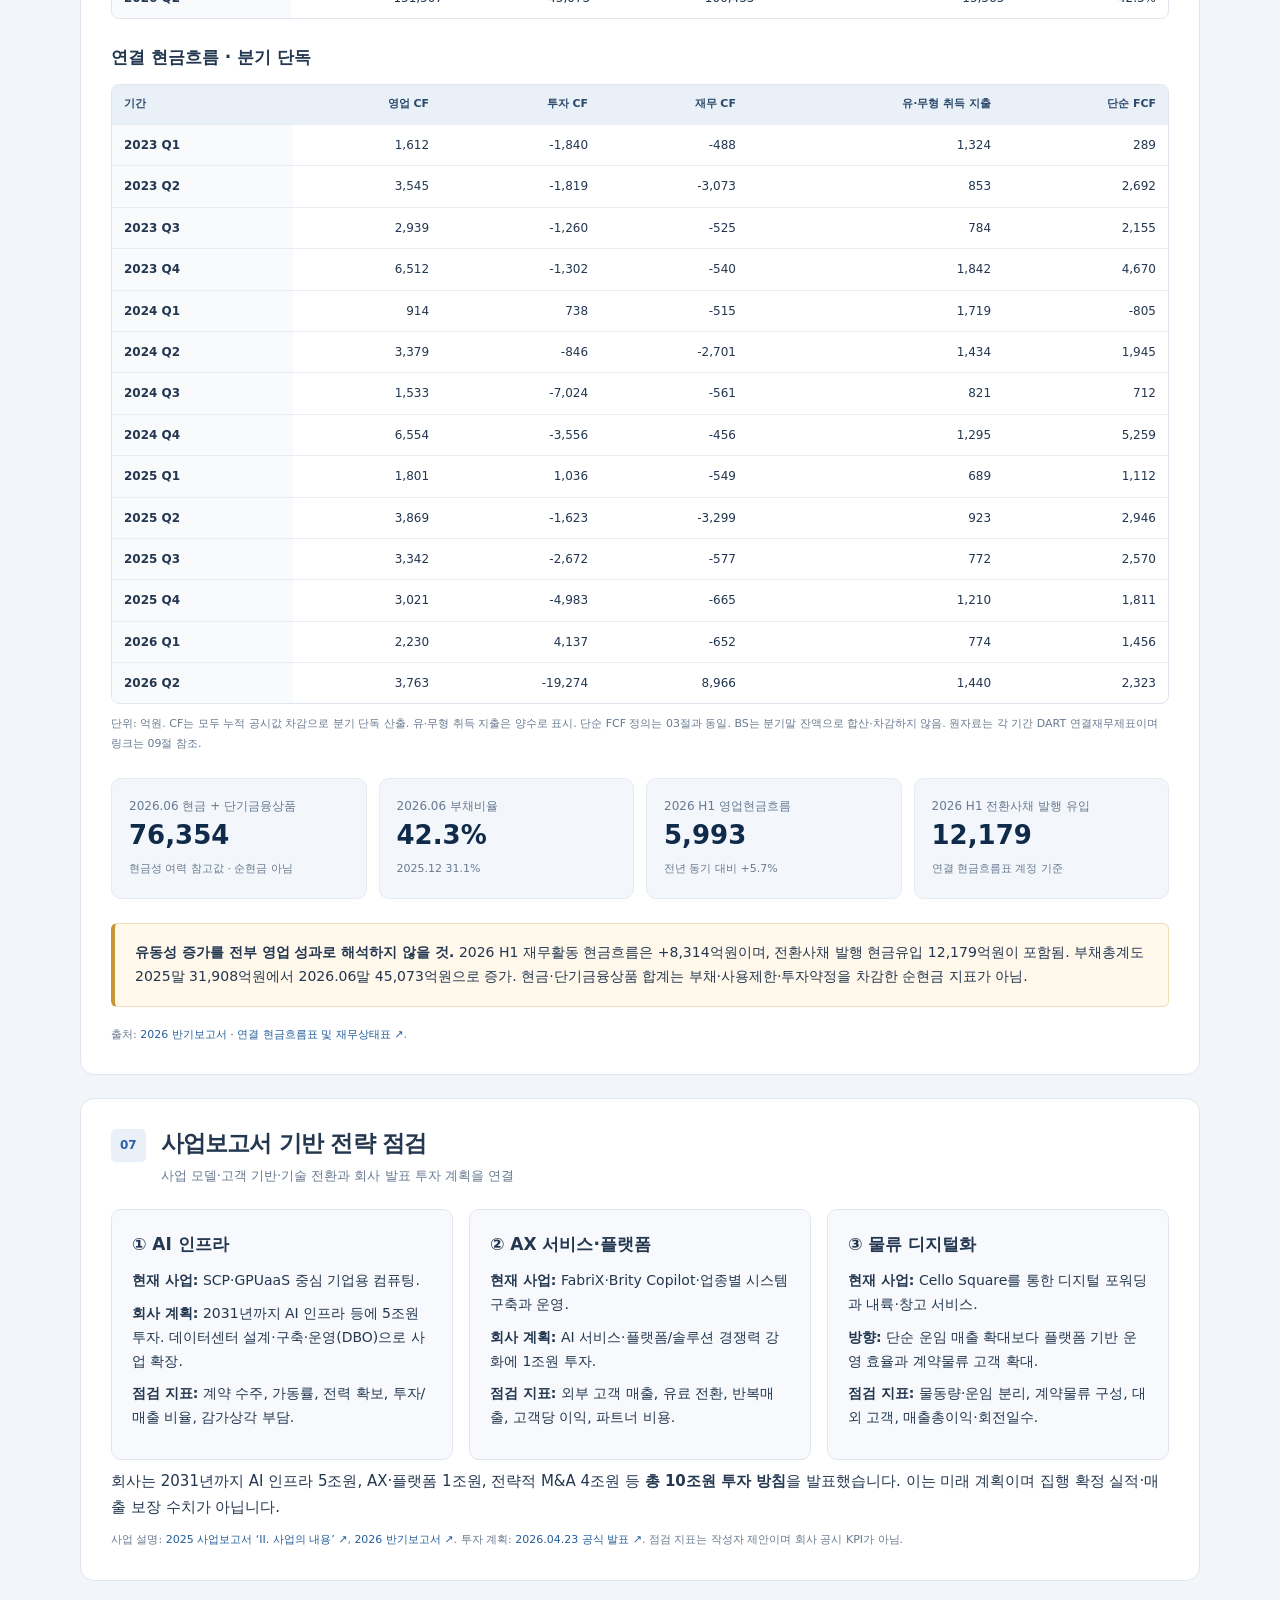
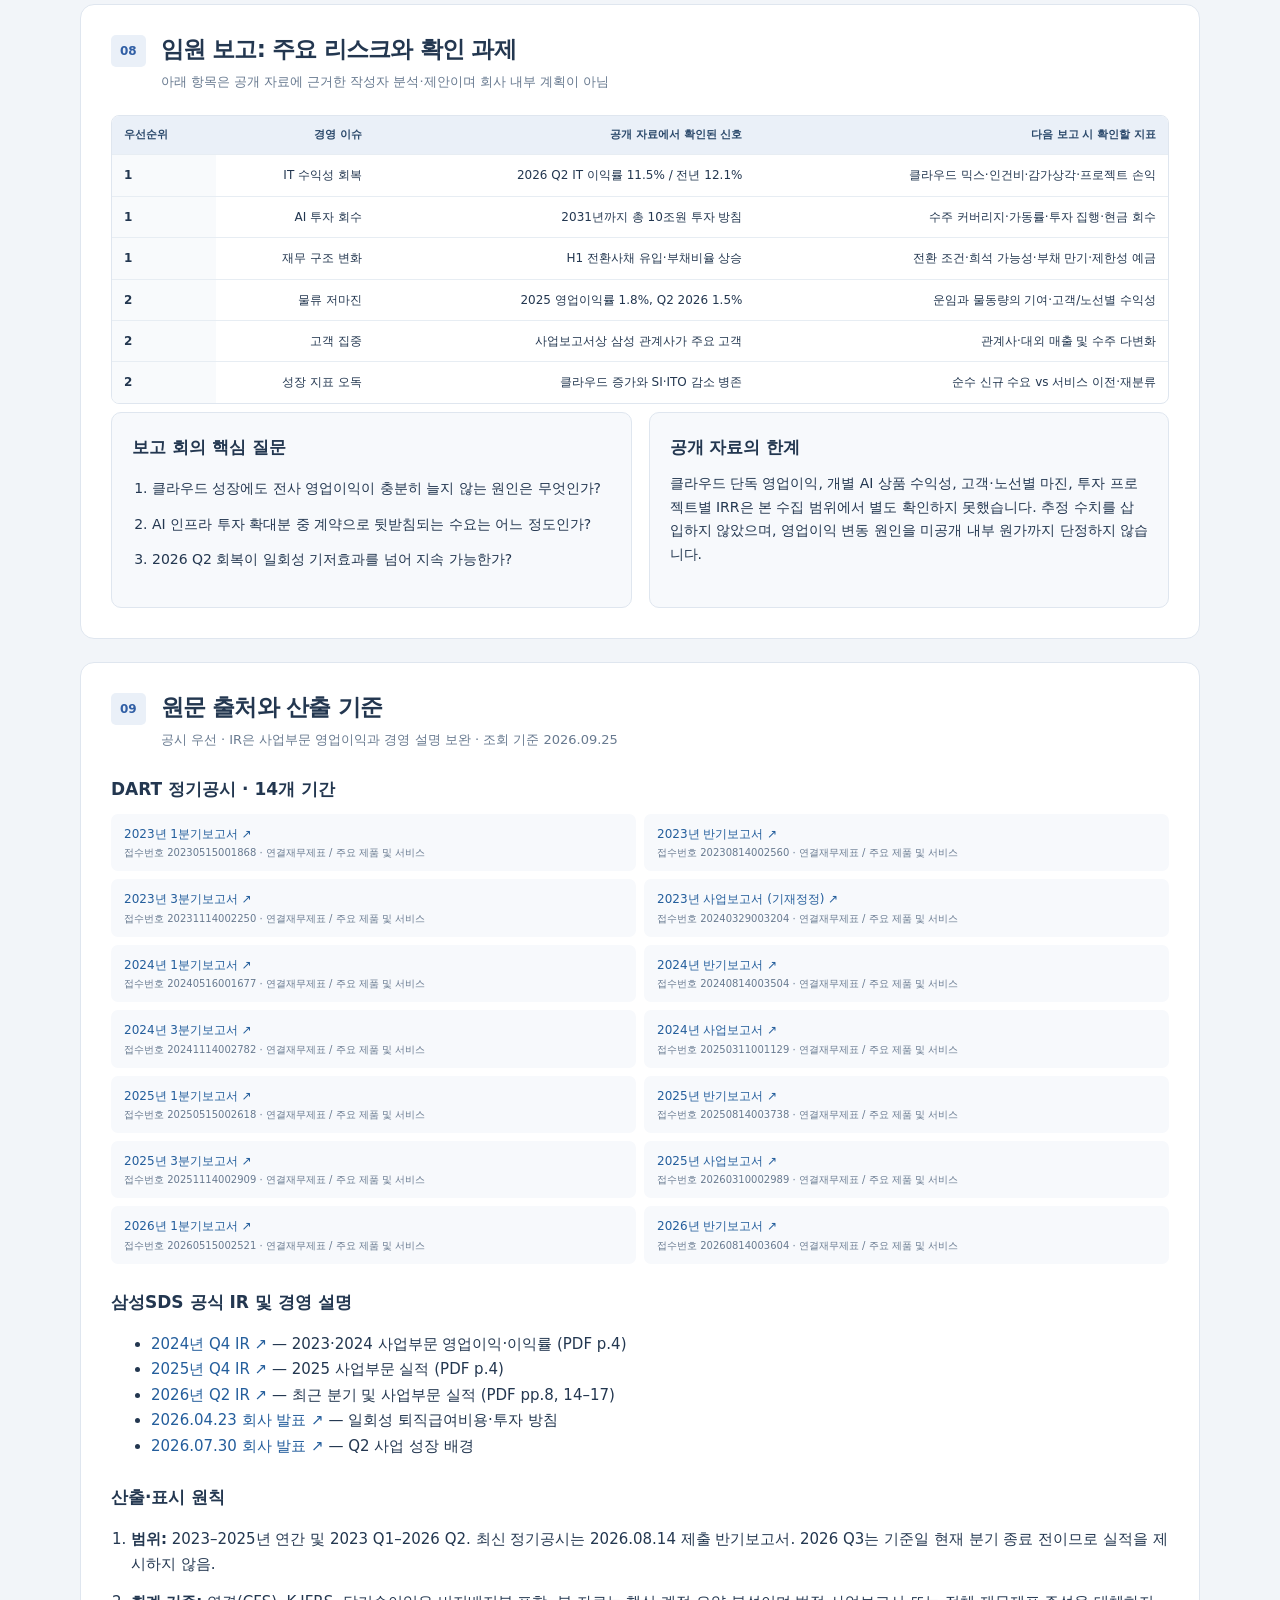
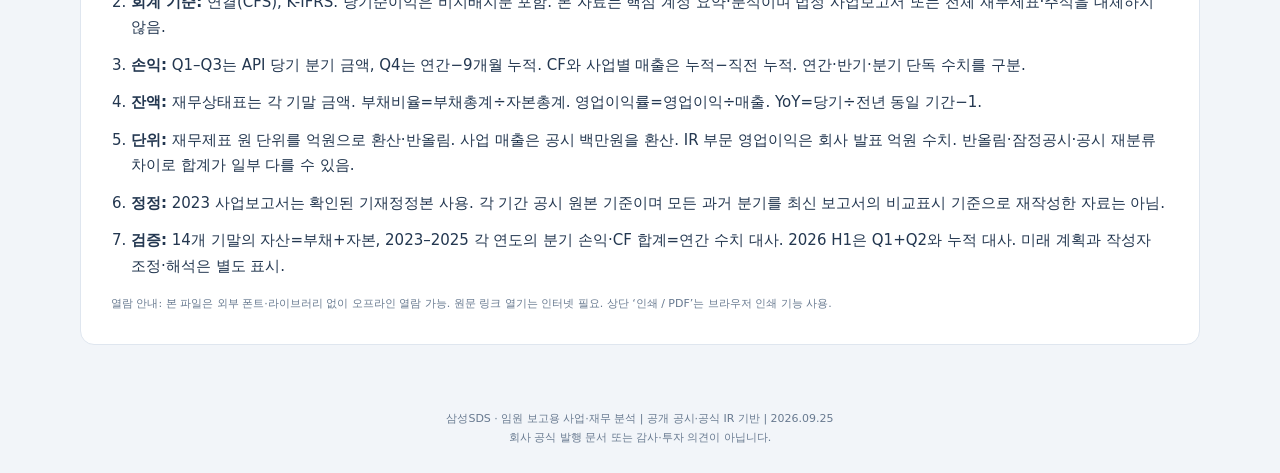
<file: sds-report.html>
<!doctype html><html lang="ko"><head><meta charset="utf-8"><meta name="viewport" content="width=device-width,initial-scale=1"><meta name="theme-color" content="#102a49"><title>삼성SDS | 임원 보고 · 사업 및 재무 분석</title><style>
:root{--navy:#102a49;--blue:#315fa5;--teal:#087f7e;--ink:#233750;--muted:#687a90;--line:#dfe6ef;--bg:#f2f5f9}*{box-sizing:border-box}html{scroll-behavior:smooth;scroll-padding-top:78px}body{margin:0;color:var(--ink);background:var(--bg);font-family:system-ui,-apple-system,'Malgun Gothic','Apple SD Gothic Neo',sans-serif;line-height:1.7;font-size:15px}a{color:#245e9c;text-decoration:none}a:hover{text-decoration:underline}.wrap{max-width:1180px;margin:auto;padding:0 30px}header{background:linear-gradient(120deg,#102a49,#173f61);color:white;padding:52px 0 40px}.eyebrow{font-size:11px;letter-spacing:.16em;font-weight:800;color:#92c9d4}.headline{display:flex;justify-content:space-between;gap:24px;align-items:end}h1{font-size:clamp(32px,5vw,52px);letter-spacing:-.05em;line-height:1.2;margin:15px 0}.subtitle{font-size:18px;color:#cbdceb;margin:0}.stamp{font-size:12px;text-align:right;color:#c1d3e6;white-space:nowrap}.badges{display:flex;gap:8px;flex-wrap:wrap;margin-top:25px}.badge{border:1px solid #ffffff35;border-radius:5px;padding:4px 10px;font-size:11px;color:#dceaf5}nav{position:sticky;top:0;background:#fffffff5;border-bottom:1px solid var(--line);z-index:10;backdrop-filter:blur(8px)}.navrow{display:flex;align-items:center;gap:20px;overflow:auto;padding-top:13px;padding-bottom:13px;white-space:nowrap}nav a{font-size:13px;font-weight:750;color:var(--ink)}button{border:1px solid #c9d6e3;background:#fff;color:var(--ink);border-radius:6px;cursor:pointer;font:inherit;font-size:12px;padding:7px 12px}.print{margin-left:auto}main{padding-bottom:40px!important}section{background:white;padding:30px;margin-top:23px;border:1px solid var(--line);border-radius:14px}.sectionhead{display:flex;gap:15px;align-items:start;margin-bottom:22px}.num{font-size:12px;color:var(--blue);background:#eaf0f8;padding:6px 9px;font-weight:800;border-radius:5px}h2{font-size:23px;line-height:1.3;letter-spacing:-.035em;margin:0 0 6px}.sectionhead p{margin:0;color:var(--muted);font-size:13px}h3{font-size:17px;margin:24px 0 10px}p{margin:9px 0}.lead{font-size:22px;line-height:1.55;letter-spacing:-.025em;font-weight:750;border-left:4px solid var(--teal);padding-left:18px}.stats{display:grid;grid-template-columns:repeat(4,1fr);gap:12px;margin:24px 0}.stat{background:#f3f7fc;border:1px solid #e4ebf3;border-radius:10px;padding:17px}.stat span{display:block;font-size:12px;color:var(--muted)}.stat strong{display:block;font-size:26px;color:var(--navy);font-variant-numeric:tabular-nums;line-height:1.5}.stat small{font-size:11px;color:var(--muted)}.grid2{display:grid;grid-template-columns:1fr 1fr;gap:17px}.grid3{display:grid;grid-template-columns:repeat(3,1fr);gap:16px}.card{padding:20px;background:#f7f9fc;border-radius:10px;border:1px solid var(--line)}.card h3{margin-top:0}.card p,.card li{font-size:14px}.card ul{padding-left:19px;margin-bottom:0}.key{color:var(--teal);font-weight:800}.warn{background:#fff8eb;border:1px solid #eedcb9;border-left:4px solid #c89534;padding:17px 20px;border-radius:6px;font-size:14px;margin:18px 0}.note{font-size:11px;color:var(--muted);margin:10px 0 0;line-height:1.8}.tablewrap{width:100%;overflow-x:auto;margin:12px 0 8px;border:1px solid var(--line);border-radius:8px}table{width:100%;border-collapse:collapse;white-space:nowrap;font-size:12px;font-variant-numeric:tabular-nums}th,td{padding:10px 12px;text-align:right;border-bottom:1px solid #e7edf3}thead th{background:#eaf0f8;color:#2b496b;font-size:11px}th:first-child,td:first-child{text-align:left}tbody th{font-weight:600;background:#f8fafc}tbody tr:last-child>*{border-bottom:0}tbody tr:hover>*{background:#f0f7fb}.chart{margin-top:20px;background:#f8fafc;border:1px solid var(--line);padding:14px;border-radius:10px}.chart svg{width:100%;height:auto;display:block}.legend{display:flex;gap:15px;font-size:11px;color:var(--muted);flex-wrap:wrap}.mix{display:flex;height:24px;border-radius:5px;overflow:hidden;margin:10px 0}.mix span{font-size:10px;color:white;display:flex;align-items:center;justify-content:center;min-width:25px}.filters{display:flex;gap:8px;margin:10px 0;flex-wrap:wrap}.filters button.active{background:var(--navy);color:#fff}.risk{padding-left:20px}.risk li{margin:12px 0}.sourcegrid{display:grid;grid-template-columns:1fr 1fr;gap:8px}.source{font-size:12px;padding:10px 13px;background:#f7f9fc;border-radius:7px}.source span{display:block;color:var(--muted);font-size:10px}.tag{font-size:10px;display:inline-block;padding:2px 7px;background:#e8f3f1;color:var(--teal);border-radius:4px;font-weight:700}.decision{background:var(--navy);color:white;padding:22px;border-radius:10px;margin:20px 0 0}.decision p{font-size:14px;color:#dfebf5}.decision strong{font-size:17px}.fullwidth{grid-column:1/-1}details{border:1px solid var(--line);border-radius:8px;padding:14px;margin:14px 0}summary{cursor:pointer;font-weight:700;font-size:14px}footer{text-align:center;padding:25px;color:var(--muted);font-size:11px}.hidden{display:none}a:focus-visible,button:focus-visible{outline:3px solid #d69b33;outline-offset:3px}@media(max-width:760px){.wrap{padding:0 14px}header{padding:35px 0}.headline{display:block}.stamp{text-align:left;margin-top:20px}.stats{grid-template-columns:1fr 1fr}.grid2,.grid3,.sourcegrid{grid-template-columns:1fr}section{padding:22px 16px;margin-top:15px}.lead{font-size:19px}.navrow{gap:15px}.stat strong{font-size:23px}.chart{padding:5px;overflow:auto}.chart svg{min-width:650px}th,td{padding:9px}.sectionhead{gap:10px}h2{font-size:21px}}@media print{@page{size:A4 landscape;margin:13mm}body{background:white;font-size:10px}.wrap{max-width:none;padding:0}header{padding:18px 24px}.headline{display:flex}h1{font-size:32px}.subtitle{font-size:15px}.stamp{font-size:10px}nav,.filters,button{display:none!important}section{padding:20px 0;margin-top:0;border:0;border-radius:0;break-before:page}.sectionhead{margin-bottom:12px}.lead{font-size:19px}.stats{margin:15px 0}.stat{padding:12px}.stat strong{font-size:23px}.card{padding:13px}.card p,.card li,.decision p{font-size:11px}.note{font-size:9px}.tablewrap{overflow:visible}table{font-size:10px}th,td{padding:6px 8px}tr,.card,.stat{break-inside:avoid}thead{display:table-header-group}.chart svg{max-height:220px}h2{font-size:22px}h3{font-size:15px}.hidden{display:table-row!important}.sourcegrid{grid-template-columns:1fr 1fr}.source{padding:6px;font-size:10px}a{color:inherit}.warn{font-size:11px}.risk li{font-size:12px}*{-webkit-print-color-adjust:exact;print-color-adjust:exact}footer{padding:10px}}
</style></head><body><header><div class="wrap"><div class="eyebrow">EXECUTIVE BRIEFING · PUBLIC DISCLOSURE BASED</div><div class="headline"><div><h1>삼성SDS<br>사업 및 재무 분석</h1><p class="subtitle">클라우드 중심 전환의 성과와 수익성·투자 부담 점검</p></div><div class="stamp">삼성에스디에스 · KOSPI 018260<br>작성 기준일 2026.09.25<br>연결 기준 · 금액 단위 억원</div></div><div class="badges"><span class="badge">2023–2025 연간</span><span class="badge">2023 Q1–2026 Q2 · 14개 분기</span><span class="badge">최신 정기공시: 2026 반기보고서</span><span class="badge">임원 보고용 분석자료 · 회사 공식 문서 아님</span></div></div></header>
<nav><div class="wrap navrow"><a href="#executive">핵심 요약</a><a href="#business">주요 사업</a><a href="#annual">연간 재무</a><a href="#quarterly">분기 실적</a><a href="#financial">재무·현금흐름</a><a href="#risk">경영 과제</a><a href="#sources">출처</a><button class="print" onclick="window.print()">인쇄 / PDF</button></div></nav><main class="wrap"><section id="executive"><div class="sectionhead"><span class="num">01</span><div><h2>Executive Summary</h2><p>한 장으로 보는 결론 · 확정 공시 수치와 회사 발표, 작성자 해석을 구분</p></div></div>
<p class="lead">클라우드는 성장하고 있으나, 전사 매출은 저성장.<br>2026년은 ‘AI 투자 확대’보다 <span class="key">이익 회복과 투자 회수</span>를 함께 봐야 합니다.</p>
<div class="stats"><div class="stat"><span>2025년 매출</span><strong>139,299</strong><small>전년 대비 +0.7%</small></div><div class="stat"><span>2025년 영업이익</span><strong>9,571</strong><small>전년 대비 +5.0% · 영업이익률 6.9%</small></div><div class="stat"><span>2026 상반기 매출</span><strong>70,707</strong><small>전년 동기 대비 +1.0%</small></div><div class="stat"><span>2026 상반기 영업이익</span><strong>3,101</strong><small>전년 동기 대비 −37.8%</small></div></div>
<div class="grid3"><div class="card"><span class="tag">성장 엔진</span><h3>클라우드 매출 비중 확대</h3><p>2025년 클라우드 매출 <b>26,802억원</b>, 전년 대비 <b>15.4%</b> 증가. 전사 매출 비중은 2023년 14.2%에서 2025년 19.2%, 2026년 상반기 20.8%로 확대.</p></div><div class="card"><span class="tag">이익 구조</span><h3>이익은 IT서비스에 집중</h3><p>2025년 IT서비스는 매출의 <b>47.0%</b>지만 영업이익의 <b>86.4%</b>를 창출. 물류는 매출 비중 53.0%, 영업이익률 약 1.8%로 매출 규모와 이익 기여를 구분해야 함.</p></div><div class="card"><span class="tag">최신 분기</span><h3>Q2 반등 ≠ 완전한 회복</h3><p>2026 Q2 매출 <b>37,178억원</b>(+5.9%), 영업이익 <b>2,318억원</b>(+0.7%). 영업이익률은 6.2%로 전년 동기 6.6%보다 낮음.</p></div></div>
<div class="warn"><b>2026 Q1 해석 시 주의:</b> 퇴직금 산정 기준 변경 관련 일회성 퇴직급여비용 1,120억원이 반영됨. 이를 단순 가산한 상반기 영업이익은 <b>4,221억원, 전년 대비 −15.4%</b>. 일회성 요인만으로 이익 감소를 모두 설명할 수 없음. 이 조정치는 작성자 계산이며 K-IFRS 공시 실적이 아님.</div>
<p class="note">출처: <a href="https://dart.fss.or.kr/dsaf001/main.do?rcpNo=20260310002989" target="_blank" rel="noopener">2025 사업보고서 ↗</a>, <a href="https://dart.fss.or.kr/dsaf001/main.do?rcpNo=20260814003604" target="_blank" rel="noopener">2026 반기보고서 ↗</a>, <a href="https://image.samsungsds.com/kr/investor/ir_events/ear_rele/__icsFiles/afieldfile/2026/07/30/%EC%82%BC%EC%84%B1SDS%202026%EB%85%84%202%EB%B6%84%EA%B8%B0%20%EC%8B%A4%EC%A0%81%EB%B0%9C%ED%91%9C_0730.pdf" target="_blank" rel="noopener">2026 Q2 IR pp.8·14 ↗</a>, <a href="https://www.samsungsds.com/kr/news/ss-260423.html" target="_blank" rel="noopener">2026 Q1 회사 발표 ↗</a>. 증감·비중은 작성자 계산.</p>
<div class="decision"><strong>보고 결론 · 작성자 해석</strong><p>① 클라우드 성장률뿐 아니라 IT서비스 이익률 동반 회복 여부를 확인 &nbsp; ② 저마진 물류는 운임·물동량·계약물류 구성으로 분해 &nbsp; ③ AI 인프라·M&A 투자는 수주·가동률·현금 회수에 연동해 단계별 점검.</p></div></section><section id="business"><div class="sectionhead"><span class="num">02</span><div><h2>주요 사업 구조와 성장성</h2><p>사업보고서 ‘II. 사업의 내용’ 중심 · AI는 별도 공시 사업부문이 아닌 IT서비스 내부 사업</p></div></div>
<div class="grid2"><div class="card"><h3>IT서비스 · 2025 매출 6.54조원</h3><ul><li><b>클라우드:</b> CSP(SCP·GPUaaS), MSP(전환·구축·운영), SaaS(Brity Works·구매관리 솔루션).</li><li><b>SI:</b> ERP·MES 등 시스템 컨설팅 및 구축.</li><li><b>ITO:</b> 애플리케이션·데이터센터 운영 아웃소싱.</li><li><b>AI:</b> GPU 인프라, FabriX 플랫폼, Brity Copilot 등 업무 솔루션을 결합해 고객 AX 지원.</li></ul></div><div class="card"><h3>물류 · 2025 매출 7.39조원</h3><ul><li><b>서비스:</b> 국제 항공·해상운송, 내륙운송, 창고 및 프로젝트 물류.</li><li><b>Cello / Cello Square:</b> 물류 운영·견적·예약·추적·정산의 디지털화.</li><li><b>구조:</b> 운임·물동량에 민감하며 매출 대비 이익률은 IT서비스보다 낮음.</li><li><b>고객 기반:</b> 삼성 관계사가 주요 고객. 대외 고객 확대와 고객 집중도 관리가 중요.</li></ul></div></div>
<h3>사업별 매출 변화</h3>
<div class="tablewrap"><table class=""><thead><tr><th scope="col">구분</th><th scope="col">2023</th><th scope="col">2024</th><th scope="col">2025</th><th scope="col">2025 YoY</th><th scope="col">2025 H1</th><th scope="col">2026 H1</th><th scope="col">H1 YoY</th></tr></thead><tbody><tr><th scope="row">클라우드</th><td>18,807</td><td>23,235</td><td>26,802</td><td>+15.4%</td><td>13,180</td><td>14,703</td><td>+11.6%</td></tr><tr><th scope="row">SI</th><td>11,514</td><td>10,786</td><td>10,414</td><td>-3.4%</td><td>5,537</td><td>5,017</td><td>-9.4%</td></tr><tr><th scope="row">ITO</th><td>30,738</td><td>29,993</td><td>28,218</td><td>-5.9%</td><td>14,070</td><td>14,010</td><td>-0.4%</td></tr><tr><th scope="row">IT서비스 합계</th><td>61,059</td><td>64,014</td><td>65,435</td><td>+2.2%</td><td>32,787</td><td>33,730</td><td>+2.9%</td></tr><tr><th scope="row">물류</th><td>71,710</td><td>74,268</td><td>73,864</td><td>-0.5%</td><td>37,230</td><td>36,977</td><td>-0.7%</td></tr><tr><th scope="row">전사 합계</th><td>132,768</td><td>138,282</td><td>139,299</td><td>+0.7%</td><td>70,017</td><td>70,707</td><td>+1.0%</td></tr></tbody></table></div>
<p class="note">단위: 억원. 원문 백만원 단위를 환산·반올림. 클라우드·SI·ITO는 IT서비스의 하위 항목으로, IT서비스 합계에 다시 더하지 않음. 출처: 각 사업보고서 및 <a href="https://dart.fss.or.kr/dsaf001/main.do?rcpNo=20260814003604" target="_blank" rel="noopener">2026 반기보고서 · 주요 제품 및 서비스 ↗</a>.</p>
<h3>전사 매출 구성의 변화</h3>
<div><b style="font-size:12px">2023</b><div class="mix"><span style="width:14.16511333566923%;background:#087f7e">14.2%</span><span style="width:8.6721964948899%;background:#629dd1">8.7%</span><span style="width:23.15145075139845%;background:#315fa5">23.2%</span><span style="width:54.01123941804242%;background:#9caabc">54.0%</span></div></div><div><b style="font-size:12px">2024</b><div class="mix"><span style="width:16.802408290517544%;background:#087f7e">16.8%</span><span style="width:7.80004269526285%;background:#629dd1">7.8%</span><span style="width:21.689822675812785%;background:#315fa5">21.7%</span><span style="width:53.707726338406815%;background:#9caabc">53.7%</span></div></div><div><b style="font-size:12px">2025</b><div class="mix"><span style="width:19.240950452653248%;background:#087f7e">19.2%</span><span style="width:7.47637378904093%;background:#629dd1">7.5%</span><span style="width:20.25719123828022%;background:#315fa5">20.3%</span><span style="width:53.0254845200256%;background:#9caabc">53.0%</span></div></div><div><b style="font-size:12px">2026 H1</b><div class="mix"><span style="width:20.79468317952472%;background:#087f7e">20.8%</span><span style="width:7.095387551883182%;background:#629dd1">7.1%</span><span style="width:19.8143830900851%;background:#315fa5">19.8%</span><span style="width:52.295546178507%;background:#9caabc">52.3%</span></div></div>
<div class="legend"><span>■ 클라우드 (청록)</span><span>■ SI (하늘)</span><span>■ ITO (파랑)</span><span>■ 물류 (회색)</span></div>
<div class="warn"><b>해석:</b> 2025년 클라우드 증가분은 약 3,568억원이지만 SI·ITO·물류 감소가 상쇄해 전사 매출 증가분은 약 1,016억원에 그침. 클라우드 매출 증가를 전사 순증 성장으로 그대로 해석하면 안 됨.</div>
<h3>사업부문 수익성 · 회사 IR 기준</h3>
<div class="tablewrap"><table class=""><thead><tr><th scope="col">지표</th><th scope="col">2023</th><th scope="col">2024</th><th scope="col">2025</th><th scope="col">2026 Q1</th><th scope="col">2026 Q2</th></tr></thead><tbody><tr><th scope="row">IT서비스 영업이익</th><td>6,700</td><td>7,725</td><td>8,271</td><td>630</td><td>2,030</td></tr><tr><th scope="row">IT서비스 영업이익률</th><td>11.0%</td><td>12.1%</td><td>12.6%</td><td>3.9%</td><td>11.5%</td></tr><tr><th scope="row">물류 영업이익</th><td>1,382</td><td>1,386</td><td>1,300</td><td>153</td><td>288</td></tr><tr><th scope="row">물류 영업이익률</th><td>1.9%</td><td>1.9%</td><td>1.8%</td><td>0.9%</td><td>1.5%</td></tr></tbody></table></div>
<p class="note">출처: <a href="https://image.samsungsds.com/kr/investor/ir_events/ear_rele/__icsFiles/afieldfile/2025/01/22/SDS_4Q24%20%EC%8B%A4%EC%A0%81%EB%B0%9C%ED%91%9C%20%EC%8A%AC%EB%9D%BC%EC%9D%B4%EB%93%9C_1.pdf" target="_blank" rel="noopener">2024 Q4 IR p.4 ↗</a>, <a href="https://image.samsungsds.com/kr/investor/ir_events/ear_rele/__icsFiles/afieldfile/2026/01/21/SDS_4Q25%20%EC%8B%A4%EC%A0%81%EB%B0%9C%ED%91%9C%20%EC%8A%AC%EB%9D%BC%EC%9D%B4%EB%93%9C.pdf" target="_blank" rel="noopener">2025 Q4 IR p.4 ↗</a>, <a href="https://image.samsungsds.com/kr/investor/ir_events/ear_rele/__icsFiles/afieldfile/2026/07/30/%EC%82%BC%EC%84%B1SDS%202026%EB%85%84%202%EB%B6%84%EA%B8%B0%20%EC%8B%A4%EC%A0%81%EB%B0%9C%ED%91%9C_0730.pdf" target="_blank" rel="noopener">2026 Q2 IR p.14 ↗</a>. 회사 발표 반올림 수치. 2026 Q1은 일회성 비용 포함. 클라우드 단독 영업이익은 확보 자료에서 별도 확인되지 않아 제시하지 않음.</p></section><section id="annual"><div class="sectionhead"><span class="num">03</span><div><h2>연간 재무제표 요약</h2><p>2023–2025 · 연결 손익계산서, 재무상태표, 현금흐름표의 핵심 계정</p></div></div>
<h3>① 연결 손익계산서 · 연간</h3><div class="tablewrap"><table class=""><thead><tr><th scope="col">항목</th><th scope="col">2023</th><th scope="col">2024</th><th scope="col">2025</th></tr></thead><tbody><tr><th scope="row">매출액</th><td>132,768</td><td>138,282</td><td>139,299</td></tr><tr><th scope="row">매출원가</th><td>114,807</td><td>118,159</td><td>118,498</td></tr><tr><th scope="row">매출총이익</th><td>17,961</td><td>20,123</td><td>20,800</td></tr><tr><th scope="row">판매비와관리비</th><td>9,879</td><td>11,012</td><td>11,229</td></tr><tr><th scope="row">영업이익</th><td>8,082</td><td>9,111</td><td>9,571</td></tr><tr><th scope="row">영업이익률</th><td>6.1%</td><td>6.6%</td><td>6.9%</td></tr><tr><th scope="row">법인세차감전순이익</th><td>9,855</td><td>11,028</td><td>10,758</td></tr><tr><th scope="row">당기순이익 (비지배지분 포함)</th><td>7,013</td><td>7,895</td><td>7,827</td></tr></tbody></table></div>
<h3>② 연결 재무상태표 · 연말 잔액</h3><div class="tablewrap"><table class=""><thead><tr><th scope="col">항목</th><th scope="col">2023.12</th><th scope="col">2024.12</th><th scope="col">2025.12</th></tr></thead><tbody><tr><th scope="row">자산총계</th><td>123,210</td><td>132,383</td><td>134,537</td></tr><tr><th scope="row">유동자산</th><td>81,603</td><td>90,038</td><td>94,057</td></tr><tr><th scope="row">현금및현금성자산</th><td>17,877</td><td>16,688</td><td>15,590</td></tr><tr><th scope="row">단기금융상품</th><td>37,035</td><td>43,553</td><td>48,213</td></tr><tr><th scope="row">부채총계</th><td>33,455</td><td>35,329</td><td>31,908</td></tr><tr><th scope="row">유동부채</th><td>23,919</td><td>24,954</td><td>23,318</td></tr><tr><th scope="row">자본총계</th><td>89,756</td><td>97,054</td><td>102,629</td></tr><tr><th scope="row">부채비율</th><td>37.3%</td><td>36.4%</td><td>31.1%</td></tr></tbody></table></div>
<h3>③ 연결 현금흐름표 · 연간</h3><div class="tablewrap"><table class=""><thead><tr><th scope="col">항목</th><th scope="col">2023</th><th scope="col">2024</th><th scope="col">2025</th></tr></thead><tbody><tr><th scope="row">영업활동 현금흐름</th><td>14,608</td><td>12,380</td><td>12,033</td></tr><tr><th scope="row">투자활동 현금흐름</th><td>-6,221</td><td>-10,688</td><td>-8,242</td></tr><tr><th scope="row">재무활동 현금흐름</th><td>-4,626</td><td>-4,234</td><td>-5,090</td></tr><tr><th scope="row">유·무형자산 취득 현금지출</th><td>4,803</td><td>5,270</td><td>3,595</td></tr><tr><th scope="row">단순 FCF (작성자 계산)</th><td>9,805</td><td>7,111</td><td>8,439</td></tr></tbody></table></div>
<p class="note">단위: 억원. DART 연결(CFS) 원 단위 값을 환산. 단순 FCF = 영업현금흐름 − 유형자산 취득 − 무형자산 취득. 인수대금·리스상환 등은 제외하므로 회사 IR CAPEX 및 다른 FCF 정의와 다를 수 있음. 출처: <a href="https://dart.fss.or.kr/dsaf001/main.do?rcpNo=20240329003204" target="_blank" rel="noopener">2023 사업보고서 ↗</a> · <a href="https://dart.fss.or.kr/dsaf001/main.do?rcpNo=20250311001129" target="_blank" rel="noopener">2024 사업보고서 ↗</a> · <a href="https://dart.fss.or.kr/dsaf001/main.do?rcpNo=20260310002989" target="_blank" rel="noopener">2025 사업보고서 ↗</a>.</p>
<div class="grid2"><div class="card"><h3>수익성 개선, 그러나 매출 성장 둔화</h3><p>전사 매출 성장률은 2024년 +4.2%에서 2025년 +0.7%로 둔화. 영업이익률은 6.1% → 6.6% → 6.9%로 상승했으나 2025년 순이익은 0.9% 감소.</p></div><div class="card"><h3>영업현금 창출 추세 점검</h3><p>영업현금흐름은 2023년 14,608억원 → 2024년 12,380억원 → 2025년 12,033억원. 투자 확대 국면에서 영업이익 증가와 현금흐름 방향의 차이를 함께 확인해야 함.</p></div></div></section><section id="quarterly"><div class="sectionhead"><span class="num">04</span><div><h2>분기별 실적 추이</h2><p>손익은 분기 단독 기준 · Q4는 연간에서 9개월 누적을 차감</p></div></div>
<div class="chart"><svg viewBox="0 0 930 270" role="img" aria-label="2023년 1분기부터 2026년 2분기까지 분기 매출 막대와 영업이익률 선"><title>분기 매출 및 영업이익률</title><line x1="52" y1="205" x2="888" y2="205" stroke="#dfe7f0"/><text x="43" y="209" text-anchor="end" font-size="10" fill="#63758b">0만</text><line x1="52" y1="163.75" x2="888" y2="163.75" stroke="#dfe7f0"/><text x="43" y="167.75" text-anchor="end" font-size="10" fill="#63758b">1만</text><line x1="52" y1="122.5" x2="888" y2="122.5" stroke="#dfe7f0"/><text x="43" y="126.5" text-anchor="end" font-size="10" fill="#63758b">2만</text><line x1="52" y1="81.25" x2="888" y2="81.25" stroke="#dfe7f0"/><text x="43" y="85.25" text-anchor="end" font-size="10" fill="#63758b">3만</text><line x1="52" y1="40" x2="888" y2="40" stroke="#dfe7f0"/><text x="43" y="44" text-anchor="end" font-size="10" fill="#63758b">4만</text><rect x="65" y="64.71194610226377" width="32" height="140.28805389773623" rx="3" fill="#4b78bf"><title>2023 Q1 매출 34,009억원</title></rect><text x="81" y="225" text-anchor="middle" fill="#4f6178" font-size="10">23Q1</text><rect x="123" y="69.25593092013625" width="32" height="135.74406907986375" rx="3" fill="#4b78bf"><title>2023 Q2 매출 32,908억원</title></rect><text x="139" y="225" text-anchor="middle" fill="#4f6178" font-size="10">23Q2</text><rect x="181" y="72.66750998124624" width="32" height="132.33249001875376" rx="3" fill="#4b78bf"><title>2023 Q3 매출 32,081억원</title></rect><text x="197" y="225" text-anchor="middle" fill="#4f6178" font-size="10">23Q3</text><rect x="239" y="65.69478954538374" width="32" height="139.30521045461626" rx="3" fill="#4b78bf"><title>2023 Q4 매출 33,771억원</title></rect><text x="255" y="225" text-anchor="middle" fill="#4f6178" font-size="10">23Q4</text><rect x="297" y="71.05020669111624" width="32" height="133.94979330888376" rx="3" fill="#4b78bf"><title>2024 Q1 매출 32,473억원</title></rect><text x="313" y="225" text-anchor="middle" fill="#4f6178" font-size="10">24Q1</text><rect x="355" y="66.03063808736874" width="32" height="138.96936191263126" rx="3" fill="#4b78bf"><title>2024 Q2 매출 33,690억원</title></rect><text x="371" y="225" text-anchor="middle" fill="#4f6178" font-size="10">24Q2</text><rect x="413" y="57.750440154535" width="32" height="147.249559845465" rx="3" fill="#4b78bf"><title>2024 Q3 매출 35,697억원</title></rect><text x="429" y="225" text-anchor="middle" fill="#4f6178" font-size="10">24Q3</text><rect x="471" y="54.75414367273001" width="32" height="150.24585632727" rx="3" fill="#4b78bf"><title>2024 Q4 매출 36,423억원</title></rect><text x="487" y="225" text-anchor="middle" fill="#4f6178" font-size="10">24Q4</text><rect x="529" y="61.047252319596225" width="32" height="143.95274768040377" rx="3" fill="#4b78bf"><title>2025 Q1 매출 34,898억원</title></rect><text x="545" y="225" text-anchor="middle" fill="#4f6178" font-size="10">25Q1</text><rect x="587" y="60.13063613093502" width="32" height="144.86936386906498" rx="3" fill="#4b78bf"><title>2025 Q2 매출 35,120억원</title></rect><text x="603" y="225" text-anchor="middle" fill="#4f6178" font-size="10">25Q2</text><rect x="645" y="65.10814815412749" width="32" height="139.8918518458725" rx="3" fill="#4b78bf"><title>2025 Q3 매출 33,913억원</title></rect><text x="661" y="225" text-anchor="middle" fill="#4f6178" font-size="10">25Q3</text><rect x="703" y="59.106887864762484" width="32" height="145.89311213523752" rx="3" fill="#4b78bf"><title>2025 Q4 매출 35,368억원</title></rect><text x="719" y="225" text-anchor="middle" fill="#4f6178" font-size="10">25Q4</text><rect x="761" y="66.69214970764372" width="32" height="138.30785029235628" rx="3" fill="#067c7a"><title>2026 Q1 매출 33,529억원</title></rect><text x="777" y="225" text-anchor="middle" fill="#4f6178" font-size="10">26Q1</text><rect x="819" y="51.64181741457625" width="32" height="153.35818258542375" rx="3" fill="#067c7a"><title>2026 Q2 매출 37,178억원</title></rect><text x="835" y="225" text-anchor="middle" fill="#4f6178" font-size="10">26Q2</text><polyline points="81,110.73554428136954 139,101.52940821629554 197,105.71304600878298 255,100.18243643902763 313,90.2325582307333 371,96.80095919553908 429,88.14958457232925 487,109.18415135405566 545,78.02885903784727 603,96.86564880066182 661,91.97968203697425 719,99.51877154852858 777,166.4477649882408 835,102.12150440890694" fill="none" stroke="#e6a12e" stroke-width="3"/><circle cx="81" cy="110.73554428136954" r="4" fill="#e6a12e"><title>영업이익률 5.7%</title></circle><circle cx="139" cy="101.52940821629554" r="4" fill="#e6a12e"><title>영업이익률 6.3%</title></circle><circle cx="197" cy="105.71304600878298" r="4" fill="#e6a12e"><title>영업이익률 6.0%</title></circle><circle cx="255" cy="100.18243643902763" r="4" fill="#e6a12e"><title>영업이익률 6.4%</title></circle><circle cx="313" cy="90.2325582307333" r="4" fill="#e6a12e"><title>영업이익률 7.0%</title></circle><circle cx="371" cy="96.80095919553908" r="4" fill="#e6a12e"><title>영업이익률 6.6%</title></circle><circle cx="429" cy="88.14958457232925" r="4" fill="#e6a12e"><title>영업이익률 7.1%</title></circle><circle cx="487" cy="109.18415135405566" r="4" fill="#e6a12e"><title>영업이익률 5.8%</title></circle><circle cx="545" cy="78.02885903784727" r="4" fill="#e6a12e"><title>영업이익률 7.7%</title></circle><circle cx="603" cy="96.86564880066182" r="4" fill="#e6a12e"><title>영업이익률 6.6%</title></circle><circle cx="661" cy="91.97968203697425" r="4" fill="#e6a12e"><title>영업이익률 6.8%</title></circle><circle cx="719" cy="99.51877154852858" r="4" fill="#e6a12e"><title>영업이익률 6.4%</title></circle><circle cx="777" cy="166.4477649882408" r="4" fill="#e6a12e"><title>영업이익률 2.3%</title></circle><circle cx="835" cy="102.12150440890694" r="4" fill="#e6a12e"><title>영업이익률 6.2%</title></circle><text x="901" y="45" font-size="10" fill="#ac7314">10%</text><text x="901" y="210" font-size="10" fill="#ac7314">0%</text><text x="55" y="255" font-size="11" fill="#4b78bf">■ 매출액 (좌축·억원)</text><text x="230" y="255" font-size="11" fill="#ac7314">● 영업이익률 (우축)</text></svg></div><div class="filters" aria-label="분기 표 연도 필터"><button class="active" data-year="전체" onclick="filterYear(this)">전체</button><button class="" data-year="2023" onclick="filterYear(this)">2023</button><button class="" data-year="2024" onclick="filterYear(this)">2024</button><button class="" data-year="2025" onclick="filterYear(this)">2025</button><button class="" data-year="2026" onclick="filterYear(this)">2026</button></div><div id="quartertable"><div class="tablewrap"><table class=""><thead><tr><th scope="col">기간</th><th scope="col">매출</th><th scope="col">YoY</th><th scope="col">영업이익</th><th scope="col">이익률</th><th scope="col">순이익</th><th scope="col">출처</th></tr></thead><tbody><tr><th scope="row">2023 Q1</th><td>34,009</td><td>—</td><td>1,943</td><td>5.7%</td><td>2,083</td><td><a href="https://dart.fss.or.kr/dsaf001/main.do?rcpNo=20230515001868" target="_blank" rel="noopener">원문 ↗</a></td></tr><tr><th scope="row">2023 Q2</th><td>32,908</td><td>—</td><td>2,064</td><td>6.3%</td><td>1,705</td><td><a href="https://dart.fss.or.kr/dsaf001/main.do?rcpNo=20230814002560" target="_blank" rel="noopener">원문 ↗</a></td></tr><tr><th scope="row">2023 Q3</th><td>32,081</td><td>—</td><td>1,930</td><td>6.0%</td><td>1,766</td><td><a href="https://dart.fss.or.kr/dsaf001/main.do?rcpNo=20231114002250" target="_blank" rel="noopener">원문 ↗</a></td></tr><tr><th scope="row">2023 Q4*</th><td>33,771</td><td>—</td><td>2,145</td><td>6.4%</td><td>1,460</td><td><a href="https://dart.fss.or.kr/dsaf001/main.do?rcpNo=20240329003204" target="_blank" rel="noopener">원문 ↗</a></td></tr><tr><th scope="row">2024 Q1</th><td>32,473</td><td>-4.5%</td><td>2,259</td><td>7.0%</td><td>2,169</td><td><a href="https://dart.fss.or.kr/dsaf001/main.do?rcpNo=20240516001677" target="_blank" rel="noopener">원문 ↗</a></td></tr><tr><th scope="row">2024 Q2</th><td>33,690</td><td>+2.4%</td><td>2,209</td><td>6.6%</td><td>1,905</td><td><a href="https://dart.fss.or.kr/dsaf001/main.do?rcpNo=20240814003504" target="_blank" rel="noopener">원문 ↗</a></td></tr><tr><th scope="row">2024 Q3</th><td>35,697</td><td>+11.3%</td><td>2,528</td><td>7.1%</td><td>1,858</td><td><a href="https://dart.fss.or.kr/dsaf001/main.do?rcpNo=20241114002782" target="_blank" rel="noopener">원문 ↗</a></td></tr><tr><th scope="row">2024 Q4*</th><td>36,423</td><td>+7.9%</td><td>2,115</td><td>5.8%</td><td>1,963</td><td><a href="https://dart.fss.or.kr/dsaf001/main.do?rcpNo=20250311001129" target="_blank" rel="noopener">원문 ↗</a></td></tr><tr><th scope="row">2025 Q1</th><td>34,898</td><td>+7.5%</td><td>2,685</td><td>7.7%</td><td>2,177</td><td><a href="https://dart.fss.or.kr/dsaf001/main.do?rcpNo=20250515002618" target="_blank" rel="noopener">원문 ↗</a></td></tr><tr><th scope="row">2025 Q2</th><td>35,120</td><td>+4.2%</td><td>2,302</td><td>6.6%</td><td>1,760</td><td><a href="https://dart.fss.or.kr/dsaf001/main.do?rcpNo=20250814003738" target="_blank" rel="noopener">원문 ↗</a></td></tr><tr><th scope="row">2025 Q3</th><td>33,913</td><td>-5.0%</td><td>2,323</td><td>6.8%</td><td>2,011</td><td><a href="https://dart.fss.or.kr/dsaf001/main.do?rcpNo=20251114002909" target="_blank" rel="noopener">원문 ↗</a></td></tr><tr><th scope="row">2025 Q4*</th><td>35,368</td><td>-2.9%</td><td>2,261</td><td>6.4%</td><td>1,879</td><td><a href="https://dart.fss.or.kr/dsaf001/main.do?rcpNo=20260310002989" target="_blank" rel="noopener">원문 ↗</a></td></tr><tr><th scope="row">2026 Q1</th><td>33,529</td><td>-3.9%</td><td>783</td><td>2.3%</td><td>918</td><td><a href="https://dart.fss.or.kr/dsaf001/main.do?rcpNo=20260515002521" target="_blank" rel="noopener">원문 ↗</a></td></tr><tr><th scope="row">2026 Q2</th><td>37,178</td><td>+5.9%</td><td>2,318</td><td>6.2%</td><td>1,841</td><td><a href="https://dart.fss.or.kr/dsaf001/main.do?rcpNo=20260814003604" target="_blank" rel="noopener">원문 ↗</a></td></tr></tbody></table></div></div>
<p class="note">금액: 억원. YoY는 전년 동분기 매출 증감률. 2023 YoY는 비교 범위 밖이어서 생략. 당기순이익은 비지배지분 포함. * Q4는 공시 연간 − Q3 누적 계산치이며, 결산 조정 효과를 포함할 수 있음. 모든 비율은 반올림 전 원 단위로 계산. 필터는 이 표에만 적용되며 인쇄 시 전체 기간 표시.</p>
<h3>상반기 누적 비교 · 동일 기간</h3>
<div class="tablewrap"><table class=""><thead><tr><th scope="col">항목</th><th scope="col">2025 H1</th><th scope="col">2026 H1</th><th scope="col">증감</th></tr></thead><tbody><tr><th scope="row">매출액</th><td>70,017</td><td>70,707</td><td>+1.0%</td></tr><tr><th scope="row">영업이익</th><td>4,987</td><td>3,101</td><td>-37.8%</td></tr><tr><th scope="row">당기순이익</th><td>3,937</td><td>2,758</td><td>-29.9%</td></tr><tr><th scope="row">영업이익률</th><td>7.1%</td><td>4.4%</td><td>-2.7%p</td></tr></tbody></table></div>
<p class="note">출처: <a href="https://dart.fss.or.kr/dsaf001/main.do?rcpNo=20250814003738" target="_blank" rel="noopener">2025 반기 ↗</a>, <a href="https://dart.fss.or.kr/dsaf001/main.do?rcpNo=20260814003604" target="_blank" rel="noopener">2026 반기 ↗</a>. 연간과 상반기는 기간 길이가 달라 직접 증감 비교하지 않음.</p>
<h3>일회성 비용 효과 분리 · 비회계기준 참고 지표</h3>
<div class="tablewrap"><table class=""><thead><tr><th scope="col">항목</th><th scope="col">2026 Q1</th><th scope="col">2026 H1</th></tr></thead><tbody><tr><th scope="row">공시 영업이익</th><td>783</td><td>3,101</td></tr><tr><th scope="row">단순 가산: 퇴직급여 일회성 비용</th><td>1,120</td><td>1,120</td></tr><tr><th scope="row">조정 참고 영업이익</th><td>1,903</td><td>4,221</td></tr><tr><th scope="row">동일 기간 전년 대비</th><td>-29.1%</td><td>-15.4%</td></tr></tbody></table></div>
<p class="note">회사 발표 일회성 비용 1,120억원을 공시 영업이익에 단순 가산. 반복 비용 제거, 세금 효과 또는 기타 조정을 수행한 수치가 아니며 공시 영업이익을 대체하지 않음. <a href="https://www.samsungsds.com/kr/news/ss-260423.html" target="_blank" rel="noopener">비용 성격 확인 출처 ↗</a>.</p></section><section id="segmentquarter"><div class="sectionhead"><span class="num">05</span><div><h2>분기별 주요 사업 매출</h2><p>주요 제품·서비스 매출 공시의 누적액을 차감하여 분기 단독으로 환산</p></div></div>
<div class="tablewrap"><table class=""><thead><tr><th scope="col">기간</th><th scope="col">클라우드</th><th scope="col">SI</th><th scope="col">ITO</th><th scope="col">IT서비스 합계</th><th scope="col">물류</th><th scope="col">전사 합계</th></tr></thead><tbody><tr><th scope="row">2023 Q1</th><td>4,099</td><td>2,870</td><td>7,730</td><td>14,699</td><td>19,310</td><td>34,009</td></tr><tr><th scope="row">2023 Q2</th><td>4,445</td><td>2,888</td><td>7,774</td><td>15,107</td><td>17,801</td><td>32,908</td></tr><tr><th scope="row">2023 Q3</th><td>4,707</td><td>2,760</td><td>7,626</td><td>15,093</td><td>16,988</td><td>32,081</td></tr><tr><th scope="row">2023 Q4</th><td>5,556</td><td>2,997</td><td>7,607</td><td>16,160</td><td>17,611</td><td>33,771</td></tr><tr><th scope="row">2024 Q1</th><td>5,308</td><td>2,882</td><td>7,347</td><td>15,536</td><td>16,937</td><td>32,473</td></tr><tr><th scope="row">2024 Q2</th><td>5,560</td><td>2,678</td><td>7,626</td><td>15,864</td><td>17,826</td><td>33,690</td></tr><tr><th scope="row">2024 Q3</th><td>6,370</td><td>2,565</td><td>7,360</td><td>16,296</td><td>19,401</td><td>35,697</td></tr><tr><th scope="row">2024 Q4</th><td>5,997</td><td>2,662</td><td>7,660</td><td>16,319</td><td>20,104</td><td>36,423</td></tr><tr><th scope="row">2025 Q1</th><td>6,529</td><td>2,356</td><td>7,119</td><td>16,003</td><td>18,894</td><td>34,898</td></tr><tr><th scope="row">2025 Q2</th><td>6,652</td><td>3,181</td><td>6,951</td><td>16,784</td><td>18,336</td><td>35,120</td></tr><tr><th scope="row">2025 Q3</th><td>6,746</td><td>2,414</td><td>6,797</td><td>15,957</td><td>17,956</td><td>33,913</td></tr><tr><th scope="row">2025 Q4</th><td>6,876</td><td>2,464</td><td>7,351</td><td>16,690</td><td>18,678</td><td>35,368</td></tr><tr><th scope="row">2026 Q1</th><td>6,909</td><td>2,427</td><td>6,769</td><td>16,105</td><td>17,424</td><td>33,529</td></tr><tr><th scope="row">2026 Q2</th><td>7,795</td><td>2,590</td><td>7,241</td><td>17,625</td><td>19,552</td><td>37,178</td></tr></tbody></table></div>
<p class="note">단위: 억원. 출처: 각 분기·반기·사업보고서 ‘II. 사업의 내용 → 주요 제품 및 서비스’. Q2=반기−Q1, Q3=9개월−반기, Q4=연간−9개월. 원문 백만원 반올림 및 재분류 영향으로 손익계산서 매출 또는 세부 합산과 소액 차이가 있을 수 있음. 각 기간 원문 링크는 04·09절 참조.</p>
<div class="grid2"><div class="card"><h3>클라우드: 2026 Q2 성장 재가속</h3><p>2026 Q2 클라우드 매출 7,795억원(공시 차감·반올림 기준), 전년 동기 대비 약 17.2% 증가. 회사 IR 발표는 7,794억원으로 1억원 반올림 차이. IT서비스 내 비중은 약 44.2%.</p></div><div class="card"><h3>전통 IT와 물류는 성장 상쇄 요인</h3><p>2026 H1 SI는 전년 대비 9.4% 감소, ITO는 0.4% 감소, 물류는 0.7% 감소. 클라우드 성장을 기존 사업 감소분과 분리해 점검할 필요.</p></div></div></section><section id="financial"><div class="sectionhead"><span class="num">06</span><div><h2>분기별 재무상태와 현금흐름</h2><p>잔액과 기간 흐름을 구분 · 2026 상반기 자금조달 효과를 별도 인식</p></div></div>
<h3>연결 재무상태 · 각 분기말</h3><div class="tablewrap"><table class=""><thead><tr><th scope="col">기간</th><th scope="col">자산</th><th scope="col">부채</th><th scope="col">자본</th><th scope="col">현금및현금성자산</th><th scope="col">부채비율</th></tr></thead><tbody><tr><th scope="row">2023 Q1</th><td>120,335</td><td>35,120</td><td>85,215</td><td>13,601</td><td>41.2%</td></tr><tr><th scope="row">2023 Q2</th><td>119,522</td><td>32,063</td><td>87,459</td><td>12,276</td><td>36.7%</td></tr><tr><th scope="row">2023 Q3</th><td>121,185</td><td>31,854</td><td>89,332</td><td>13,586</td><td>35.7%</td></tr><tr><th scope="row">2023 Q4</th><td>123,210</td><td>33,455</td><td>89,756</td><td>17,877</td><td>37.3%</td></tr><tr><th scope="row">2024 Q1</th><td>124,573</td><td>34,137</td><td>90,437</td><td>19,431</td><td>37.7%</td></tr><tr><th scope="row">2024 Q2</th><td>126,824</td><td>34,070</td><td>92,754</td><td>19,605</td><td>36.7%</td></tr><tr><th scope="row">2024 Q3</th><td>128,027</td><td>34,096</td><td>93,931</td><td>13,144</td><td>36.3%</td></tr><tr><th scope="row">2024 Q4</th><td>132,383</td><td>35,329</td><td>97,054</td><td>16,688</td><td>36.4%</td></tr><tr><th scope="row">2025 Q1</th><td>133,466</td><td>36,286</td><td>97,180</td><td>19,124</td><td>37.3%</td></tr><tr><th scope="row">2025 Q2</th><td>129,149</td><td>32,209</td><td>96,940</td><td>17,281</td><td>33.2%</td></tr><tr><th scope="row">2025 Q3</th><td>132,347</td><td>32,487</td><td>99,860</td><td>17,847</td><td>32.5%</td></tr><tr><th scope="row">2025 Q4</th><td>134,537</td><td>31,908</td><td>102,629</td><td>15,590</td><td>31.1%</td></tr><tr><th scope="row">2026 Q1</th><td>136,966</td><td>34,502</td><td>102,464</td><td>21,908</td><td>33.7%</td></tr><tr><th scope="row">2026 Q2</th><td>151,507</td><td>45,073</td><td>106,433</td><td>15,565</td><td>42.3%</td></tr></tbody></table></div>
<h3>연결 현금흐름 · 분기 단독</h3><div class="tablewrap"><table class=""><thead><tr><th scope="col">기간</th><th scope="col">영업 CF</th><th scope="col">투자 CF</th><th scope="col">재무 CF</th><th scope="col">유·무형 취득 지출</th><th scope="col">단순 FCF</th></tr></thead><tbody><tr><th scope="row">2023 Q1</th><td>1,612</td><td>-1,840</td><td>-488</td><td>1,324</td><td>289</td></tr><tr><th scope="row">2023 Q2</th><td>3,545</td><td>-1,819</td><td>-3,073</td><td>853</td><td>2,692</td></tr><tr><th scope="row">2023 Q3</th><td>2,939</td><td>-1,260</td><td>-525</td><td>784</td><td>2,155</td></tr><tr><th scope="row">2023 Q4</th><td>6,512</td><td>-1,302</td><td>-540</td><td>1,842</td><td>4,670</td></tr><tr><th scope="row">2024 Q1</th><td>914</td><td>738</td><td>-515</td><td>1,719</td><td>-805</td></tr><tr><th scope="row">2024 Q2</th><td>3,379</td><td>-846</td><td>-2,701</td><td>1,434</td><td>1,945</td></tr><tr><th scope="row">2024 Q3</th><td>1,533</td><td>-7,024</td><td>-561</td><td>821</td><td>712</td></tr><tr><th scope="row">2024 Q4</th><td>6,554</td><td>-3,556</td><td>-456</td><td>1,295</td><td>5,259</td></tr><tr><th scope="row">2025 Q1</th><td>1,801</td><td>1,036</td><td>-549</td><td>689</td><td>1,112</td></tr><tr><th scope="row">2025 Q2</th><td>3,869</td><td>-1,623</td><td>-3,299</td><td>923</td><td>2,946</td></tr><tr><th scope="row">2025 Q3</th><td>3,342</td><td>-2,672</td><td>-577</td><td>772</td><td>2,570</td></tr><tr><th scope="row">2025 Q4</th><td>3,021</td><td>-4,983</td><td>-665</td><td>1,210</td><td>1,811</td></tr><tr><th scope="row">2026 Q1</th><td>2,230</td><td>4,137</td><td>-652</td><td>774</td><td>1,456</td></tr><tr><th scope="row">2026 Q2</th><td>3,763</td><td>-19,274</td><td>8,966</td><td>1,440</td><td>2,323</td></tr></tbody></table></div>
<p class="note">단위: 억원. CF는 모두 누적 공시값 차감으로 분기 단독 산출. 유·무형 취득 지출은 양수로 표시. 단순 FCF 정의는 03절과 동일. BS는 분기말 잔액으로 합산·차감하지 않음. 원자료는 각 기간 DART 연결재무제표이며 링크는 09절 참조.</p>
<div class="stats"><div class="stat"><span>2026.06 현금 + 단기금융상품</span><strong>76,354</strong><small>현금성 여력 참고값 · 순현금 아님</small></div><div class="stat"><span>2026.06 부채비율</span><strong>42.3%</strong><small>2025.12 31.1%</small></div><div class="stat"><span>2026 H1 영업현금흐름</span><strong>5,993</strong><small>전년 동기 대비 +5.7%</small></div><div class="stat"><span>2026 H1 전환사채 발행 유입</span><strong>12,179</strong><small>연결 현금흐름표 계정 기준</small></div></div>
<div class="warn"><b>유동성 증가를 전부 영업 성과로 해석하지 않을 것.</b> 2026 H1 재무활동 현금흐름은 +8,314억원이며, 전환사채 발행 현금유입 12,179억원이 포함됨. 부채총계도 2025말 31,908억원에서 2026.06말 45,073억원으로 증가. 현금·단기금융상품 합계는 부채·사용제한·투자약정을 차감한 순현금 지표가 아님.</div><p class="note">출처: <a href="https://dart.fss.or.kr/dsaf001/main.do?rcpNo=20260814003604" target="_blank" rel="noopener">2026 반기보고서 · 연결 현금흐름표 및 재무상태표 ↗</a>.</p></section><section id="strategy"><div class="sectionhead"><span class="num">07</span><div><h2>사업보고서 기반 전략 점검</h2><p>사업 모델·고객 기반·기술 전환과 회사 발표 투자 계획을 연결</p></div></div>
<div class="grid3"><div class="card"><h3>① AI 인프라</h3><p><b>현재 사업:</b> SCP·GPUaaS 중심 기업용 컴퓨팅.</p><p><b>회사 계획:</b> 2031년까지 AI 인프라 등에 5조원 투자. 데이터센터 설계·구축·운영(DBO)으로 사업 확장.</p><p><b>점검 지표:</b> 계약 수주, 가동률, 전력 확보, 투자/매출 비율, 감가상각 부담.</p></div><div class="card"><h3>② AX 서비스·플랫폼</h3><p><b>현재 사업:</b> FabriX·Brity Copilot·업종별 시스템 구축과 운영.</p><p><b>회사 계획:</b> AI 서비스·플랫폼/솔루션 경쟁력 강화에 1조원 투자.</p><p><b>점검 지표:</b> 외부 고객 매출, 유료 전환, 반복매출, 고객당 이익, 파트너 비용.</p></div><div class="card"><h3>③ 물류 디지털화</h3><p><b>현재 사업:</b> Cello Square를 통한 디지털 포워딩과 내륙·창고 서비스.</p><p><b>방향:</b> 단순 운임 매출 확대보다 플랫폼 기반 운영 효율과 계약물류 고객 확대.</p><p><b>점검 지표:</b> 물동량·운임 분리, 계약물류 구성, 대외 고객, 매출총이익·회전일수.</p></div></div>
<p>회사는 2031년까지 AI 인프라 5조원, AX·플랫폼 1조원, 전략적 M&A 4조원 등 <b>총 10조원 투자 방침</b>을 발표했습니다. 이는 미래 계획이며 집행 확정 실적·매출 보장 수치가 아닙니다.</p>
<p class="note">사업 설명: <a href="https://dart.fss.or.kr/dsaf001/main.do?rcpNo=20260310002989" target="_blank" rel="noopener">2025 사업보고서 ‘II. 사업의 내용’ ↗</a>, <a href="https://dart.fss.or.kr/dsaf001/main.do?rcpNo=20260814003604" target="_blank" rel="noopener">2026 반기보고서 ↗</a>. 투자 계획: <a href="https://www.samsungsds.com/kr/news/ss-260423.html" target="_blank" rel="noopener">2026.04.23 공식 발표 ↗</a>. 점검 지표는 작성자 제안이며 회사 공시 KPI가 아님.</p></section><section id="risk"><div class="sectionhead"><span class="num">08</span><div><h2>임원 보고: 주요 리스크와 확인 과제</h2><p>아래 항목은 공개 자료에 근거한 작성자 분석·제안이며 회사 내부 계획이 아님</p></div></div>
<div class="tablewrap"><table class=""><thead><tr><th scope="col">우선순위</th><th scope="col">경영 이슈</th><th scope="col">공개 자료에서 확인된 신호</th><th scope="col">다음 보고 시 확인할 지표</th></tr></thead><tbody><tr><th scope="row">1</th><td>IT 수익성 회복</td><td>2026 Q2 IT 이익률 11.5% / 전년 12.1%</td><td>클라우드 믹스·인건비·감가상각·프로젝트 손익</td></tr><tr><th scope="row">1</th><td>AI 투자 회수</td><td>2031년까지 총 10조원 투자 방침</td><td>수주 커버리지·가동률·투자 집행·현금 회수</td></tr><tr><th scope="row">1</th><td>재무 구조 변화</td><td>H1 전환사채 유입·부채비율 상승</td><td>전환 조건·희석 가능성·부채 만기·제한성 예금</td></tr><tr><th scope="row">2</th><td>물류 저마진</td><td>2025 영업이익률 1.8%, Q2 2026 1.5%</td><td>운임과 물동량의 기여·고객/노선별 수익성</td></tr><tr><th scope="row">2</th><td>고객 집중</td><td>사업보고서상 삼성 관계사가 주요 고객</td><td>관계사·대외 매출 및 수주 다변화</td></tr><tr><th scope="row">2</th><td>성장 지표 오독</td><td>클라우드 증가와 SI·ITO 감소 병존</td><td>순수 신규 수요 vs 서비스 이전·재분류</td></tr></tbody></table></div>
<div class="grid2"><div class="card"><h3>보고 회의 핵심 질문</h3><ol class="risk"><li>클라우드 성장에도 전사 영업이익이 충분히 늘지 않는 원인은 무엇인가?</li><li>AI 인프라 투자 확대분 중 계약으로 뒷받침되는 수요는 어느 정도인가?</li><li>2026 Q2 회복이 일회성 기저효과를 넘어 지속 가능한가?</li></ol></div><div class="card"><h3>공개 자료의 한계</h3><p>클라우드 단독 영업이익, 개별 AI 상품 수익성, 고객·노선별 마진, 투자 프로젝트별 IRR은 본 수집 범위에서 별도 확인하지 못했습니다. 추정 수치를 삽입하지 않았으며, 영업이익 변동 원인을 미공개 내부 원가까지 단정하지 않습니다.</p></div></div></section><section id="sources"><div class="sectionhead"><span class="num">09</span><div><h2>원문 출처와 산출 기준</h2><p>공시 우선 · IR은 사업부문 영업이익과 경영 설명 보완 · 조회 기준 2026.09.25</p></div></div>
<h3>DART 정기공시 · 14개 기간</h3><div class="sourcegrid"><div class="source"><a href="https://dart.fss.or.kr/dsaf001/main.do?rcpNo=20230515001868" target="_blank" rel="noopener">2023년 1분기보고서 ↗</a><span>접수번호 20230515001868 · 연결재무제표 / 주요 제품 및 서비스</span></div><div class="source"><a href="https://dart.fss.or.kr/dsaf001/main.do?rcpNo=20230814002560" target="_blank" rel="noopener">2023년 반기보고서 ↗</a><span>접수번호 20230814002560 · 연결재무제표 / 주요 제품 및 서비스</span></div><div class="source"><a href="https://dart.fss.or.kr/dsaf001/main.do?rcpNo=20231114002250" target="_blank" rel="noopener">2023년 3분기보고서 ↗</a><span>접수번호 20231114002250 · 연결재무제표 / 주요 제품 및 서비스</span></div><div class="source"><a href="https://dart.fss.or.kr/dsaf001/main.do?rcpNo=20240329003204" target="_blank" rel="noopener">2023년 사업보고서 (기재정정) ↗</a><span>접수번호 20240329003204 · 연결재무제표 / 주요 제품 및 서비스</span></div><div class="source"><a href="https://dart.fss.or.kr/dsaf001/main.do?rcpNo=20240516001677" target="_blank" rel="noopener">2024년 1분기보고서 ↗</a><span>접수번호 20240516001677 · 연결재무제표 / 주요 제품 및 서비스</span></div><div class="source"><a href="https://dart.fss.or.kr/dsaf001/main.do?rcpNo=20240814003504" target="_blank" rel="noopener">2024년 반기보고서 ↗</a><span>접수번호 20240814003504 · 연결재무제표 / 주요 제품 및 서비스</span></div><div class="source"><a href="https://dart.fss.or.kr/dsaf001/main.do?rcpNo=20241114002782" target="_blank" rel="noopener">2024년 3분기보고서 ↗</a><span>접수번호 20241114002782 · 연결재무제표 / 주요 제품 및 서비스</span></div><div class="source"><a href="https://dart.fss.or.kr/dsaf001/main.do?rcpNo=20250311001129" target="_blank" rel="noopener">2024년 사업보고서 ↗</a><span>접수번호 20250311001129 · 연결재무제표 / 주요 제품 및 서비스</span></div><div class="source"><a href="https://dart.fss.or.kr/dsaf001/main.do?rcpNo=20250515002618" target="_blank" rel="noopener">2025년 1분기보고서 ↗</a><span>접수번호 20250515002618 · 연결재무제표 / 주요 제품 및 서비스</span></div><div class="source"><a href="https://dart.fss.or.kr/dsaf001/main.do?rcpNo=20250814003738" target="_blank" rel="noopener">2025년 반기보고서 ↗</a><span>접수번호 20250814003738 · 연결재무제표 / 주요 제품 및 서비스</span></div><div class="source"><a href="https://dart.fss.or.kr/dsaf001/main.do?rcpNo=20251114002909" target="_blank" rel="noopener">2025년 3분기보고서 ↗</a><span>접수번호 20251114002909 · 연결재무제표 / 주요 제품 및 서비스</span></div><div class="source"><a href="https://dart.fss.or.kr/dsaf001/main.do?rcpNo=20260310002989" target="_blank" rel="noopener">2025년 사업보고서 ↗</a><span>접수번호 20260310002989 · 연결재무제표 / 주요 제품 및 서비스</span></div><div class="source"><a href="https://dart.fss.or.kr/dsaf001/main.do?rcpNo=20260515002521" target="_blank" rel="noopener">2026년 1분기보고서 ↗</a><span>접수번호 20260515002521 · 연결재무제표 / 주요 제품 및 서비스</span></div><div class="source"><a href="https://dart.fss.or.kr/dsaf001/main.do?rcpNo=20260814003604" target="_blank" rel="noopener">2026년 반기보고서 ↗</a><span>접수번호 20260814003604 · 연결재무제표 / 주요 제품 및 서비스</span></div></div>
<h3>삼성SDS 공식 IR 및 경영 설명</h3><ul><li><a href="https://image.samsungsds.com/kr/investor/ir_events/ear_rele/__icsFiles/afieldfile/2025/01/22/SDS_4Q24%20%EC%8B%A4%EC%A0%81%EB%B0%9C%ED%91%9C%20%EC%8A%AC%EB%9D%BC%EC%9D%B4%EB%93%9C_1.pdf" target="_blank" rel="noopener">2024년 Q4 IR ↗</a> — 2023·2024 사업부문 영업이익·이익률 (PDF p.4)</li><li><a href="https://image.samsungsds.com/kr/investor/ir_events/ear_rele/__icsFiles/afieldfile/2026/01/21/SDS_4Q25%20%EC%8B%A4%EC%A0%81%EB%B0%9C%ED%91%9C%20%EC%8A%AC%EB%9D%BC%EC%9D%B4%EB%93%9C.pdf" target="_blank" rel="noopener">2025년 Q4 IR ↗</a> — 2025 사업부문 실적 (PDF p.4)</li><li><a href="https://image.samsungsds.com/kr/investor/ir_events/ear_rele/__icsFiles/afieldfile/2026/07/30/%EC%82%BC%EC%84%B1SDS%202026%EB%85%84%202%EB%B6%84%EA%B8%B0%20%EC%8B%A4%EC%A0%81%EB%B0%9C%ED%91%9C_0730.pdf" target="_blank" rel="noopener">2026년 Q2 IR ↗</a> — 최근 분기 및 사업부문 실적 (PDF pp.8, 14–17)</li><li><a href="https://www.samsungsds.com/kr/news/ss-260423.html" target="_blank" rel="noopener">2026.04.23 회사 발표 ↗</a> — 일회성 퇴직급여비용·투자 방침</li><li><a href="https://www.samsungsds.com/kr/news/ss-260730.html" target="_blank" rel="noopener">2026.07.30 회사 발표 ↗</a> — Q2 사업 성장 배경</li></ul>
<h3>산출·표시 원칙</h3><ol class="risk"><li><b>범위:</b> 2023–2025년 연간 및 2023 Q1–2026 Q2. 최신 정기공시는 2026.08.14 제출 반기보고서. 2026 Q3는 기준일 현재 분기 종료 전이므로 실적을 제시하지 않음.</li><li><b>회계 기준:</b> 연결(CFS), K-IFRS. 당기순이익은 비지배지분 포함. 본 자료는 핵심 계정 요약·분석이며 법정 사업보고서 또는 전체 재무제표·주석을 대체하지 않음.</li><li><b>손익:</b> Q1–Q3는 API 당기 분기 금액, Q4는 연간−9개월 누적. CF와 사업별 매출은 누적−직전 누적. 연간·반기·분기 단독 수치를 구분.</li><li><b>잔액:</b> 재무상태표는 각 기말 금액. 부채비율=부채총계÷자본총계. 영업이익률=영업이익÷매출. YoY=당기÷전년 동일 기간−1.</li><li><b>단위:</b> 재무제표 원 단위를 억원으로 환산·반올림. 사업 매출은 공시 백만원을 환산. IR 부문 영업이익은 회사 발표 억원 수치. 반올림·잠정공시·공시 재분류 차이로 합계가 일부 다를 수 있음.</li><li><b>정정:</b> 2023 사업보고서는 확인된 기재정정본 사용. 각 기간 공시 원본 기준이며 모든 과거 분기를 최신 보고서의 비교표시 기준으로 재작성한 자료는 아님.</li><li><b>검증:</b> 14개 기말의 자산=부채+자본, 2023–2025 각 연도의 분기 손익·CF 합계=연간 수치 대사. 2026 H1은 Q1+Q2와 누적 대사. 미래 계획과 작성자 조정·해석은 별도 표시.</li></ol>
<p class="note">열람 안내: 본 파일은 외부 폰트·라이브러리 없이 오프라인 열람 가능. 원문 링크 열기는 인터넷 필요. 상단 ‘인쇄 / PDF’는 브라우저 인쇄 기능 사용.</p>
</section></main><footer>삼성SDS · 임원 보고용 사업·재무 분석 | 공개 공시·공식 IR 기반 | 2026.09.25<br>회사 공식 발행 문서 또는 감사·투자 의견이 아닙니다.</footer>
<script>function filterYear(btn){document.querySelectorAll('.filters button').forEach(b=>b.classList.toggle('active',b===btn));document.querySelectorAll('#quartertable tbody tr').forEach(r=>r.classList.toggle('hidden',btn.dataset.year!=='전체'&&!r.cells[0].textContent.startsWith(btn.dataset.year)));}</script>
<script type="application/json" id="source-data">{"asOf":"2026-09-25","company":"삼성에스디에스","corpCode":"00126186","basis":"CFS","unit":"KRW","financials":[{"year":2023,"q":1,"status":"000","values":{"ca":8077001445476,"cash":1360120487814,"assets":12033491582366,"cl":2522395477504,"liabilities":3512009190861,"equity":8521482391505,"revenue":3400922518733,"cost":2960907179293,"gross":440015339440,"sga":245720727216,"op":194294612224,"pretax":284138642595,"net":208280344592,"ocf":161244669758,"icf":-183994657463,"ppe":127266096465,"intangible":5106509071,"fcf":-48785614569},"cumulative":{"revenue":3400922518733,"cost":2960907179293,"gross":440015339440,"sga":245720727216,"op":194294612224,"pretax":284138642595,"net":208280344592},"receipt":"20230515001868"},{"year":2023,"q":2,"status":"000","values":{"ca":7873234278283,"cash":1227576891865,"assets":11952161939878,"cl":2210196320948,"liabilities":3206274996939,"equity":8745886942939,"revenue":3290765311027,"cost":2847323947926,"gross":443441363101,"sga":237079281796,"op":206362081305,"pretax":239126936179,"net":170478057930,"ocf":515701671660,"icf":-365894022394,"ppe":200822276910,"intangible":16830181502,"fcf":-356089269123},"cumulative":{"revenue":6691687829760,"cost":5808231127219,"gross":883456702541,"sga":482800009012,"op":400656693529,"pretax":523265578774,"net":378758402522},"receipt":"20230814002560"},{"year":2023,"q":3,"status":"000","values":{"assets":12118514534544,"ca":8083684784700,"cash":1358606962079,"deposits":3782014669210,"equity":8933154512301,"cl":2212675117180,"liabilities":3185360022243,"op":193041540467,"sga":249004436559,"cost":2766014387065,"gross":442045977026,"net":176566224612,"pretax":242937494299,"revenue":3208060364091,"fcf":-408623475514,"icf":-491927389355,"intangible":23247288257,"ppe":272823310350,"ocf":809634069197},"cumulative":{"op":593698233996,"sga":731804445571,"cost":8574245514284,"gross":1325502679567,"net":555324627134,"pretax":766203073073,"revenue":9899748193851},"receipt":"20231114002250"},{"year":2023,"q":4,"status":"000","values":{"assets":12321024561023,"ca":8160300292307,"cash":1787694554183,"deposits":3703537442174,"equity":8975571141939,"cl":2391861435547,"liabilities":3345453419084,"op":808230946594,"sga":987918526367,"cost":11480694731911,"gross":1796149472961,"net":701325761022,"pretax":985508371366,"revenue":13276844204872,"fcf":-462637398283,"icf":-622134371779,"intangible":29581943797,"ppe":450709905312,"ocf":1460826705639},"cumulative":{},"receipt":"20240329003204"},{"year":2024,"q":1,"status":"000","values":{"assets":12457338620621,"ca":8255476519654,"cash":1943145050323,"deposits":3481060606072,"equity":9043683123753,"cl":2431603539110,"liabilities":3413655496868,"op":225867035498,"sga":264383615818,"cost":2757017065263,"gross":490250651316,"net":216905348519,"pretax":302210538262,"revenue":3247267716579,"fcf":-51492897875,"icf":73821733361,"intangible":13469408198,"ppe":158436973728,"ocf":91406579931},"cumulative":{"op":225867035498,"sga":264383615818,"cost":2757017065263,"gross":490250651316,"net":216905348519,"pretax":302210538262,"revenue":3247267716579},"receipt":"20240516001677"},{"year":2024,"q":2,"status":"000","values":{"assets":12682372129418,"ca":8436908715388,"cash":1960544911252,"deposits":3453037327629,"equity":9275389977252,"cl":2410841468373,"liabilities":3406982152166,"op":220919767275,"sga":278664132721,"cost":2869370328189,"gross":499583899996,"net":190523662420,"pretax":264090642648,"revenue":3368954228185,"fcf":-321637827404,"icf":-10749701700,"intangible":22053366599,"ppe":293288639206,"ocf":429331570391},"cumulative":{"op":446786802773,"sga":543047748539,"cost":5626387393452,"gross":989834551312,"net":407429010939,"pretax":566301180910,"revenue":6616221944764},"receipt":"20240814003504"},{"year":2024,"q":3,"status":"000","values":{"assets":12802694544460,"ca":8575897184186,"cash":1314351524323,"deposits":4049973590943,"equity":9393068288813,"cl":2404110965721,"liabilities":3409626255647,"op":252799592132,"sga":263135578347,"cost":3053751128805,"gross":515935170479,"net":185814802926,"pretax":255070873239,"revenue":3569686299284,"fcf":-377768336350,"icf":-713171529067,"intangible":36807997831,"ppe":360639711998,"ocf":582656024977},"cumulative":{"op":699586394905,"sga":806183326886,"cost":8680138522257,"gross":1505769721791,"net":593243813865,"pretax":821372054149,"revenue":10185908244048},"receipt":"20241114002782"},{"year":2024,"q":4,"status":"000","values":{"assets":13238330251696,"ca":9003786950710,"cash":1668766407204,"deposits":4355281662519,"equity":9705449479475,"cl":2495408581399,"liabilities":3532880772221,"op":911096907001,"sga":1101235247315,"cost":11815899879484,"gross":2012332154316,"net":789501325293,"pretax":1102762093370,"revenue":13828232033800,"fcf":-423376343384,"icf":-1068791775370,"intangible":52254736925,"ppe":474720621150,"ocf":1238044504932},"cumulative":{},"receipt":"20250311001129"},{"year":2025,"q":1,"status":"000","values":{"assets":13346596735481,"ca":9235223986284,"cash":1912369965225,"deposits":4197232451993,"equity":9718033127781,"cl":2648329465788,"liabilities":3628563607700,"op":268545008156,"sga":277199900473,"cost":2944018671502,"gross":545744908629,"net":217669052240,"pretax":301684722604,"revenue":3489763580131,"fcf":-54939952722,"icf":103594497582,"intangible":9039760373,"ppe":59897149166,"ocf":180100447434},"cumulative":{"op":268545008156,"sga":277199900473,"cost":2944018671502,"gross":545744908629,"net":217669052240,"pretax":301684722604,"revenue":3489763580131},"receipt":"20250515002618"},{"year":2025,"q":2,"status":"000","values":{"assets":12914900104183,"ca":8923490781161,"cash":1728066341598,"deposits":4201054375683,"equity":9694016702027,"cl":2322593885183,"liabilities":3220883402156,"op":230161317475,"sga":292781517463,"cost":2989041743706,"gross":522942834938,"net":176014235475,"pretax":236577537422,"revenue":3511984578644,"fcf":-384825213359,"icf":-58687960620,"intangible":20905129076,"ppe":140350362814,"ocf":567014279002},"cumulative":{"op":498706325631,"sga":569981417936,"cost":5933060415208,"gross":1068687743567,"net":393683287715,"pretax":538262260026,"revenue":7001748158775},"receipt":"20250814003738"},{"year":2025,"q":3,"status":"000","values":{"assets":13234737885886,"ca":9273535929419,"cash":1784669855653,"deposits":4407594896113,"equity":9985988090364,"cl":2354497076023,"liabilities":3248749795522,"op":232295633808,"sga":265145821149,"cost":2893876165549,"gross":497441454957,"net":201079495699,"pretax":278112771425,"revenue":3391317620506,"fcf":-442528157468,"icf":-325878620443,"intangible":30139055269,"ppe":208317613638,"ocf":901254586071},"cumulative":{"op":731001959439,"sga":835127239085,"cost":8826936580757,"gross":1566129198524,"net":594762783414,"pretax":816375031451,"revenue":10393065779281},"receipt":"20251114002909"},{"year":2025,"q":4,"status":"000","values":{"assets":13453704199195,"ca":9405728578305,"cash":1558981444019,"deposits":4821250715228,"equity":10262899983419,"cl":2331826662742,"liabilities":3190804215776,"op":957102744609,"sga":1122923162317,"cost":11849842590785,"gross":2080025906926,"net":782669219514,"pretax":1075790026127,"revenue":13929868497711,"fcf":-508992625361,"icf":-824218471213,"intangible":44117614609,"ppe":315345758063,"ocf":1203327812666},"cumulative":{},"receipt":"20260310002989"},{"year":2026,"q":1,"status":"000","values":{"assets":13696606472092,"ca":9782872243189,"cash":2190791723156,"deposits":4414526955211,"equity":10246366356396,"cl":2598932732725,"liabilities":3450240115696,"op":78340888866,"sga":315648992303,"cost":2958927701676,"gross":393989881169,"net":91784449540,"pretax":130034733772,"revenue":3352917582845,"fcf":-65168542289,"icf":413741816545,"intangible":8622971775,"ppe":68810075290,"ocf":222990733414},"cumulative":{"op":78340888866,"sga":315648992303,"cost":2958927701676,"gross":393989881169,"net":91784449540,"pretax":130034733772,"revenue":3352917582845},"receipt":"20260515002521"},{"year":2026,"q":2,"status":"000","values":{"assets":15150653571936,"ca":11025442342228,"cash":1556548656846,"deposits":6078898637695,"equity":10643342771393,"cl":2570246314959,"liabilities":4507310800543,"op":231805459849,"sga":297571005462,"cost":3188397657972,"gross":529376465311,"net":184053071524,"pretax":259252404623,"revenue":3717774123283,"fcf":831437014030,"icf":-1513615880933,"intangible":22750692777,"ppe":198666360956,"ocf":599257941995},"cumulative":{"op":310146348715,"sga":613219997765,"cost":6147325359648,"gross":923366346480,"net":275837521064,"pretax":389287138395,"revenue":7070691706128},"receipt":"20260814003604"}],"segmentCumulative":[{"year":2023,"q":1,"values":{"SI":286974000000,"ITO":773008000000,"클라우드":409911000000,"소계":1469893000000,"물류":1931030000000,"합계":3400923000000}},{"year":2023,"q":2,"values":{"SI":575739000000,"ITO":1550431000000,"클라우드":854389000000,"소계":2980559000000,"물류":3711129000000,"합계":6691688000000}},{"year":2023,"q":3,"values":{"SI":851705000000,"ITO":2313073000000,"클라우드":1325081000000,"소계":4489859000000,"물류":5409889000000,"합계":9899748000000}},{"year":2023,"q":4,"values":{"클라우드":1880680000000,"SI":1151394000000,"ITO":3073782000000,"소계":6105856000000,"물류":7170988000000,"합계":13276844000000}},{"year":2024,"q":1,"values":{"클라우드":530776000000,"SI":288160000000,"ITO":734664000000,"소계":1553600000000,"물류":1693668000000,"합계":3247268000000}},{"year":2024,"q":2,"values":{"클라우드":1086779000000,"SI":555933000000,"ITO":1497245000000,"소계":3139957000000,"물류":3476265000000,"합계":6616222000000}},{"year":2024,"q":3,"values":{"클라우드":1723778000000,"SI":812446000000,"ITO":2233288000000,"소계":4769512000000,"물류":5416396000000,"합계":10185908000000}},{"year":2024,"q":4,"values":{"클라우드":2323476000000,"SI":1078608000000,"ITO":2999319000000,"소계":6401403000000,"물류":7426829000000,"합계":13828232000000}},{"year":2025,"q":1,"values":{"클라우드":652889000000,"SI":235593000000,"ITO":711860000000,"소계":1600342000000,"물류":1889422000000,"합계":3489764000000}},{"year":2025,"q":2,"values":{"클라우드":1318041000000,"SI":553673000000,"ITO":1407008000000,"소계":3278722000000,"물류":3723026000000,"합계":7001748000000}},{"year":2025,"q":3,"values":{"클라우드":1992637000000,"SI":795094000000,"ITO":2086711000000,"소계":4874442000000,"물류":5518624000000,"합계":10393066000000}},{"year":2025,"q":4,"values":{"클라우드":2680239000000,"SI":1041449000000,"ITO":2821800000000,"소계":6543488000000,"물류":7386380000000,"합계":13929868000000}},{"year":2026,"q":1,"values":{"클라우드":690866000000,"SI":242714000000,"ITO":676929000000,"소계":1610509000000,"물류":1742409000000,"합계":3352918000000}},{"year":2026,"q":2,"values":{"클라우드":1470328000000,"SI":501693000000,"ITO":1401014000000,"소계":3373035000000,"물류":3697657000000,"합계":7070692000000}}]}</script></body></html>
</file>
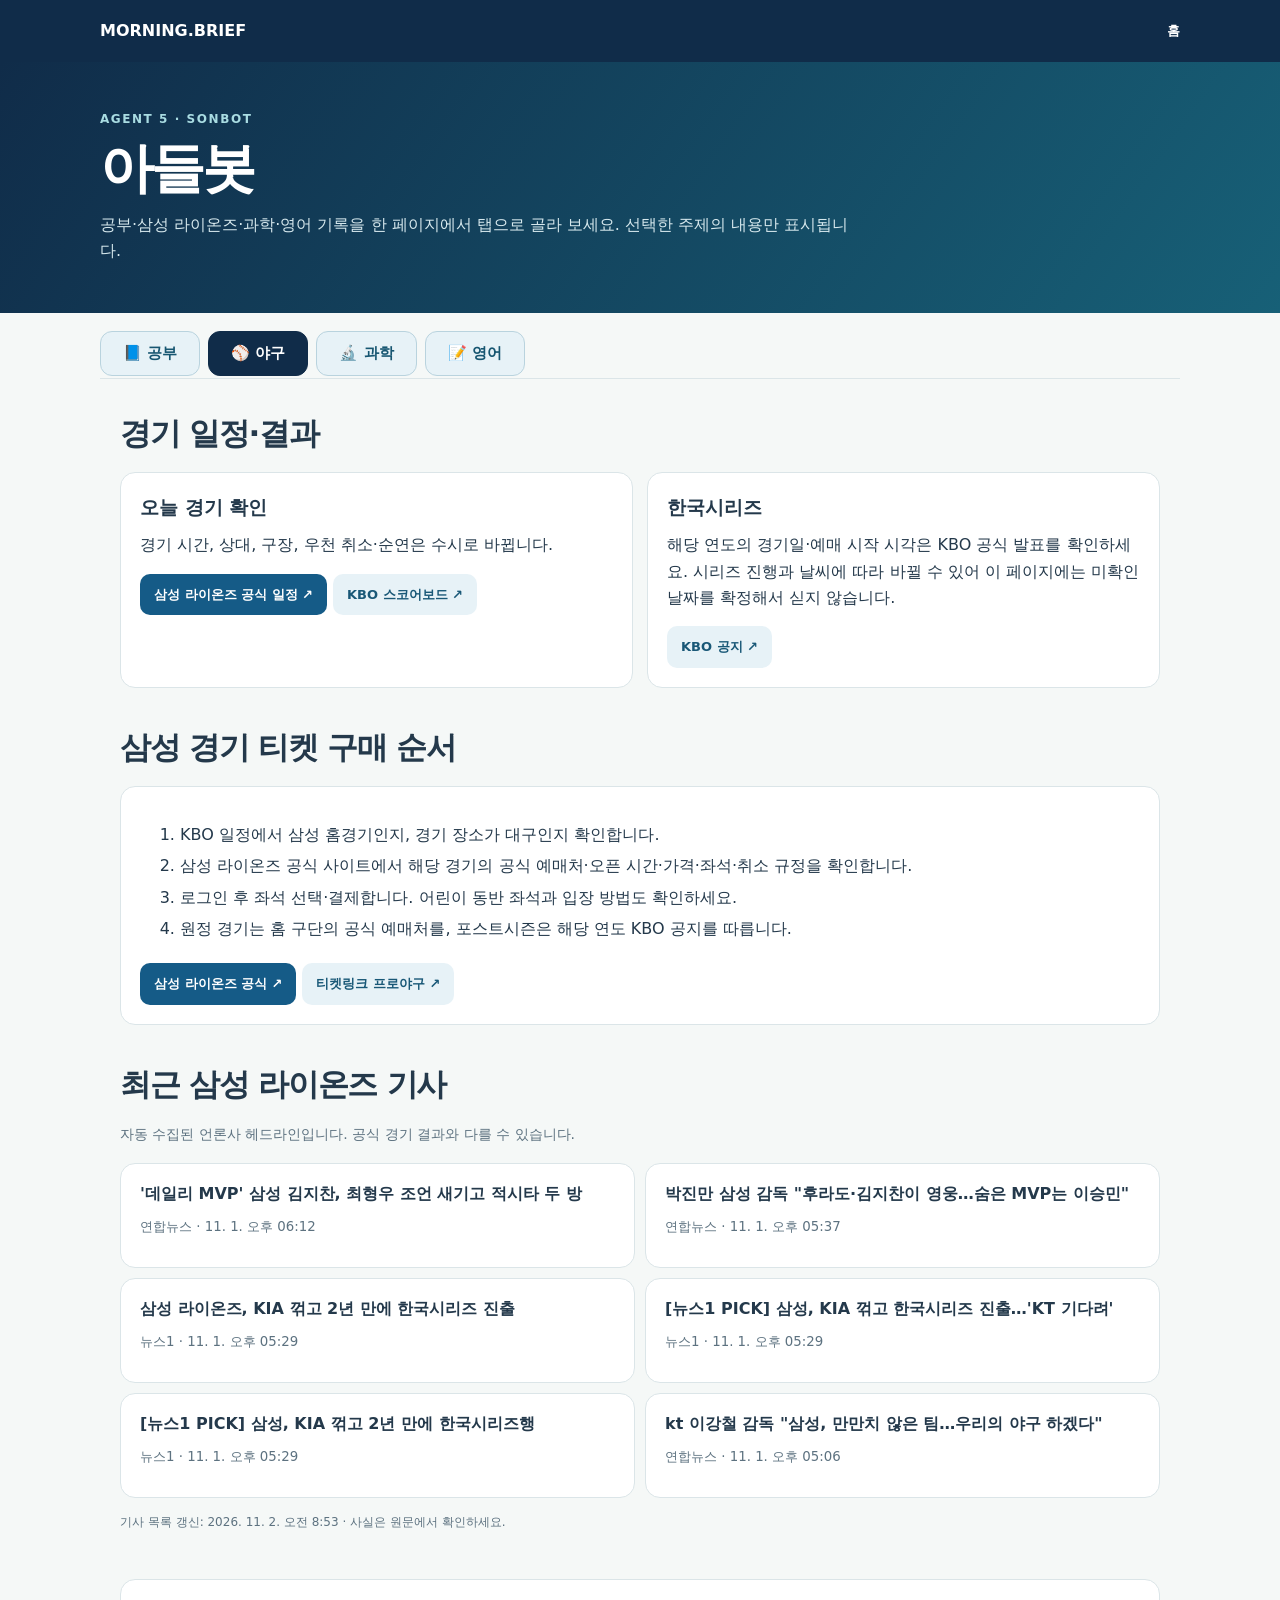
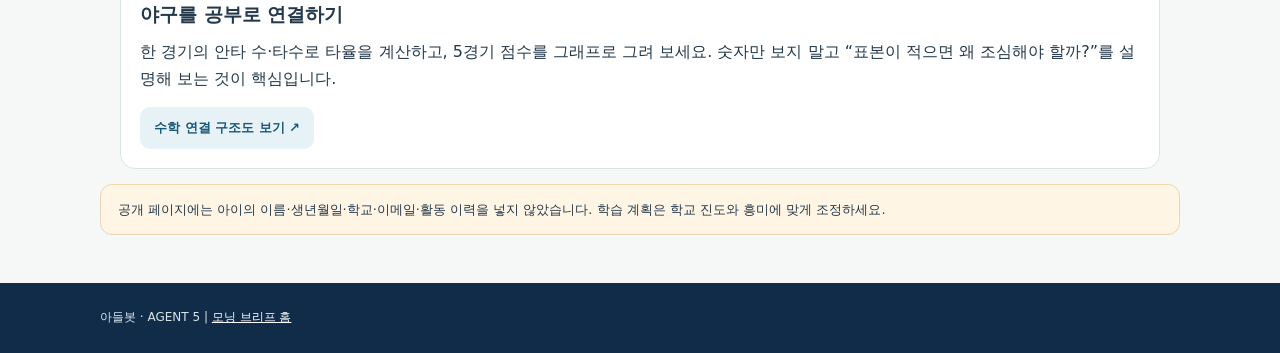
<file: sonbot-baseball.html>
<!doctype html><html lang="ko"><head><meta charset="utf-8"><meta name="viewport" content="width=device-width,initial-scale=1"><meta http-equiv="refresh" content="0;url=sonbot.html#baseball"><link rel="canonical" href="sonbot.html#baseball"><title>아들봇으로 이동</title></head><body><p><a href="sonbot.html#baseball">통합 아들봇 페이지로 이동</a></p><script>location.replace('sonbot.html#baseball')</script></body></html>
</file>
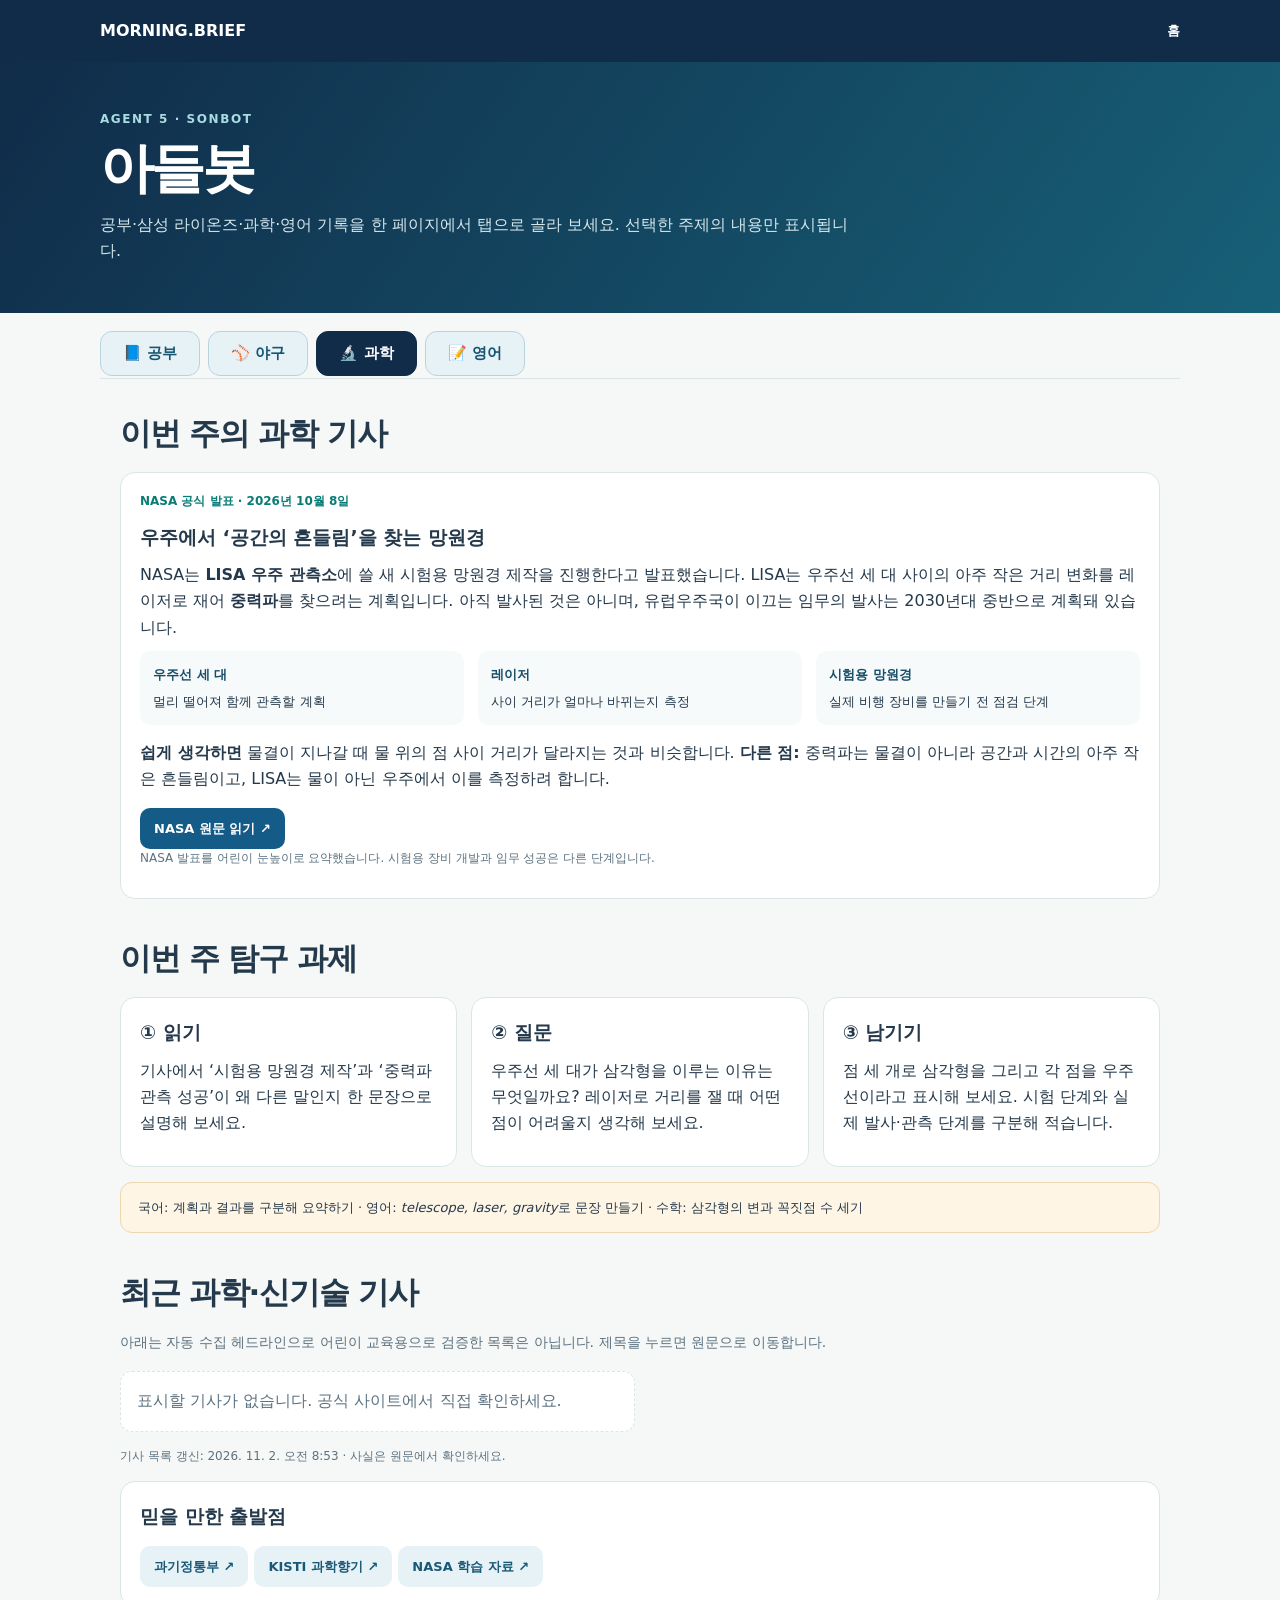
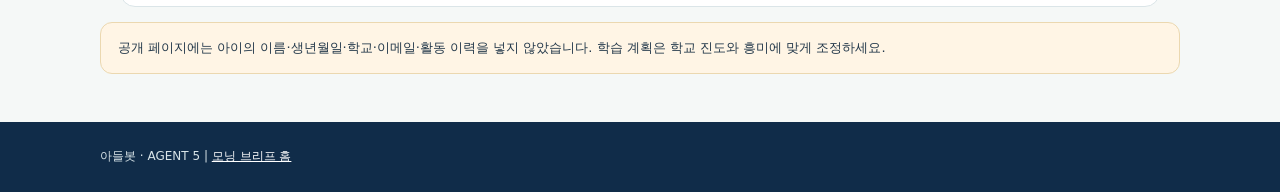
<file: sonbot-science.html>
<!doctype html><html lang="ko"><head><meta charset="utf-8"><meta name="viewport" content="width=device-width,initial-scale=1"><meta http-equiv="refresh" content="0;url=sonbot.html#science"><link rel="canonical" href="sonbot.html#science"><title>아들봇으로 이동</title></head><body><p><a href="sonbot.html#science">통합 아들봇 페이지로 이동</a></p><script>location.replace('sonbot.html#science')</script></body></html>
</file>
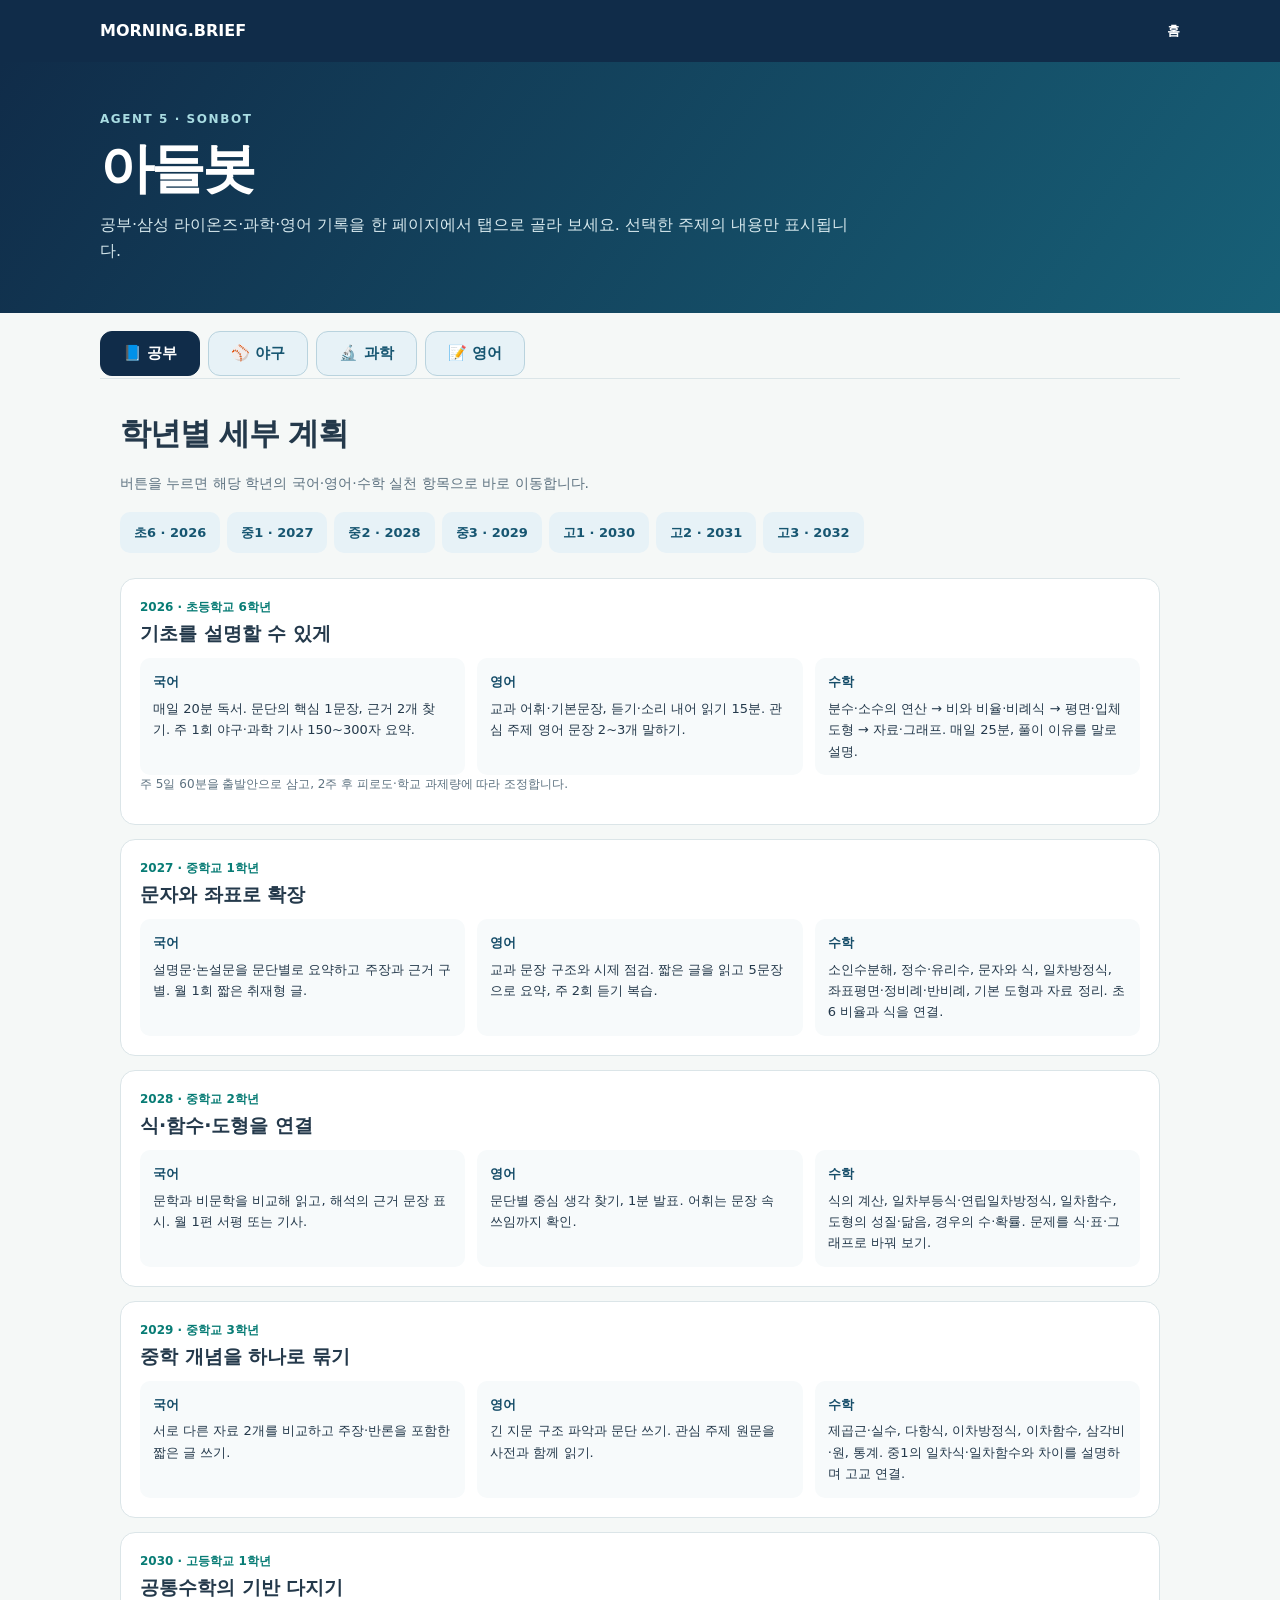
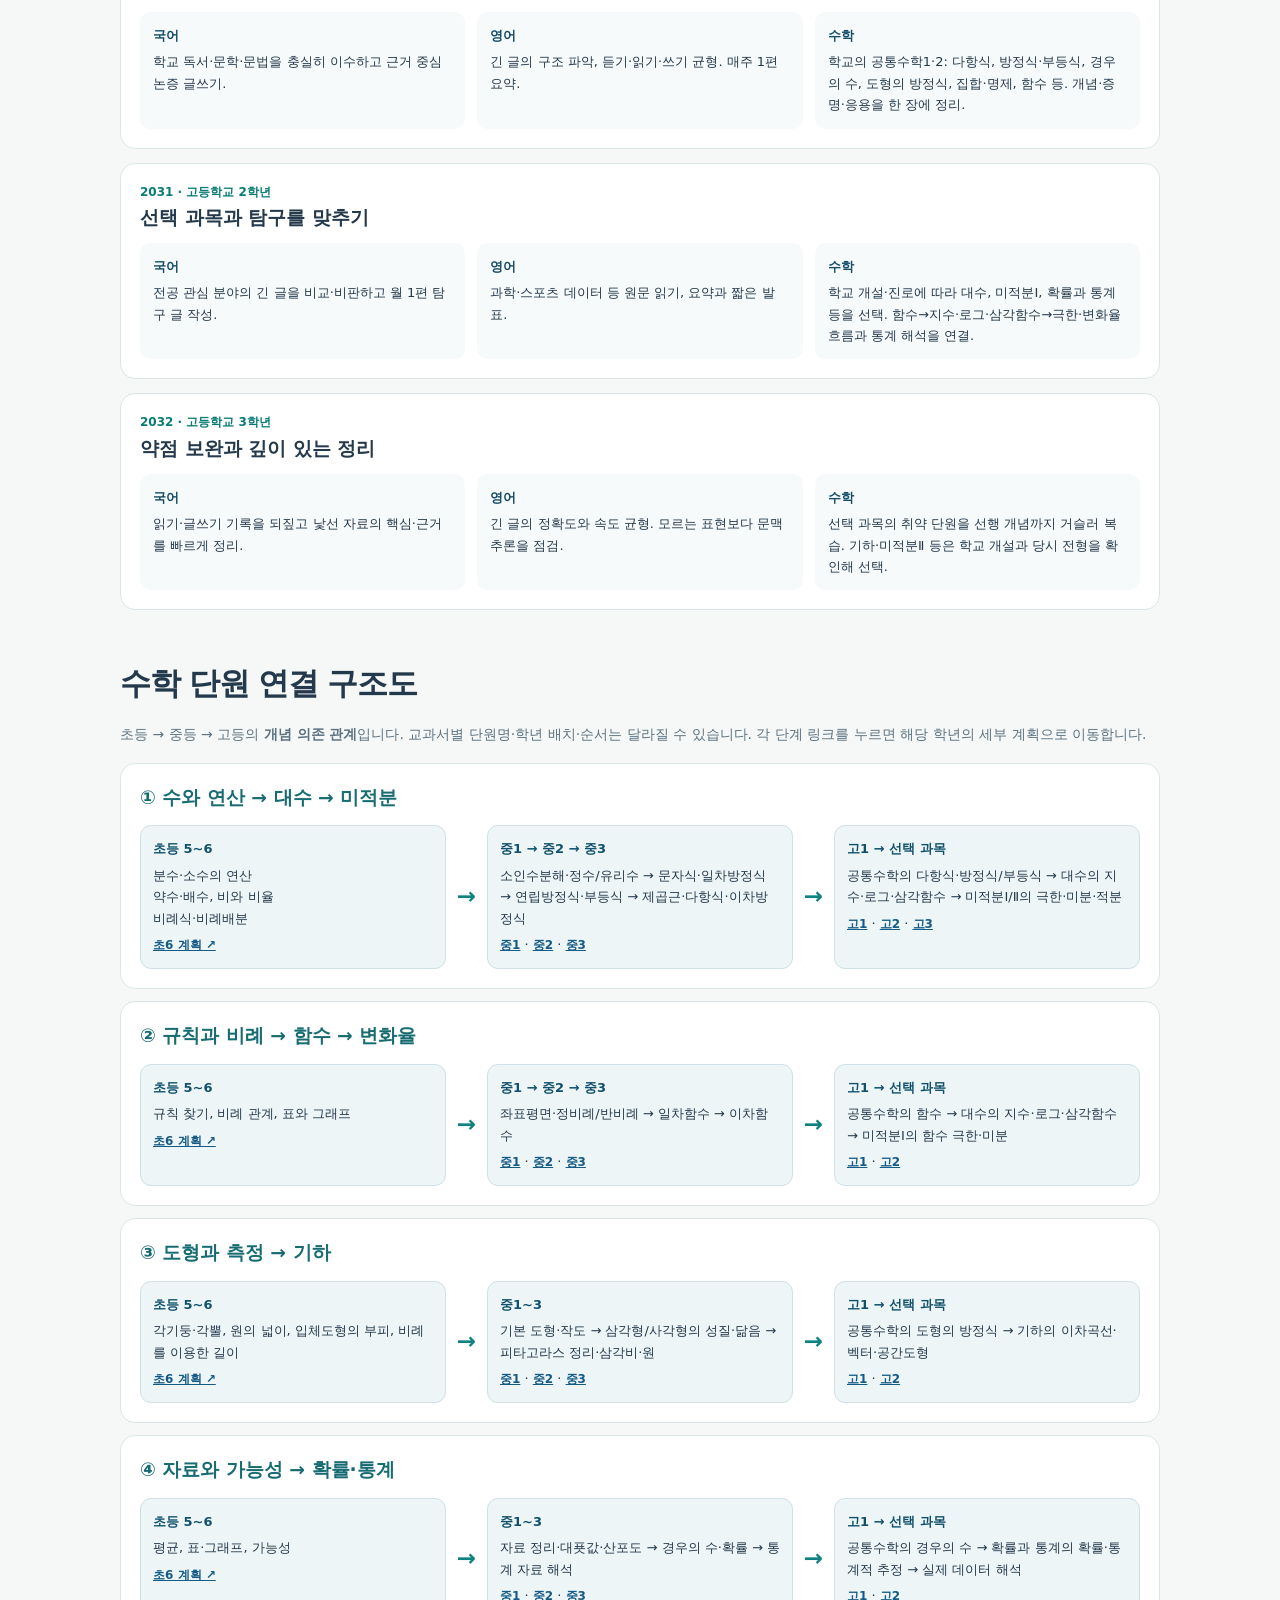
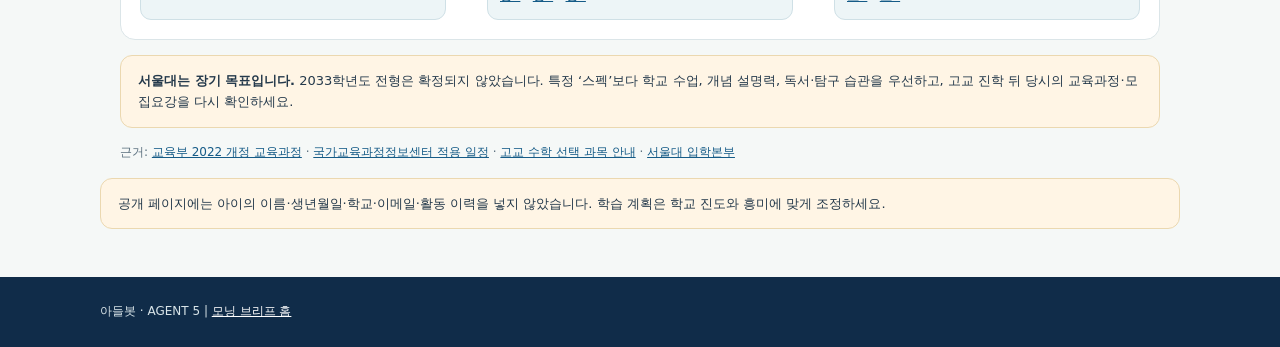
<file: sonbot-study.html>
<!doctype html><html lang="ko"><head><meta charset="utf-8"><meta name="viewport" content="width=device-width,initial-scale=1"><meta http-equiv="refresh" content="0;url=sonbot.html#study"><link rel="canonical" href="sonbot.html#study"><title>아들봇으로 이동</title></head><body><p><a href="sonbot.html#study">통합 아들봇 페이지로 이동</a></p><script>location.replace('sonbot.html'+(location.hash||'#study'))</script></body></html>
</file>
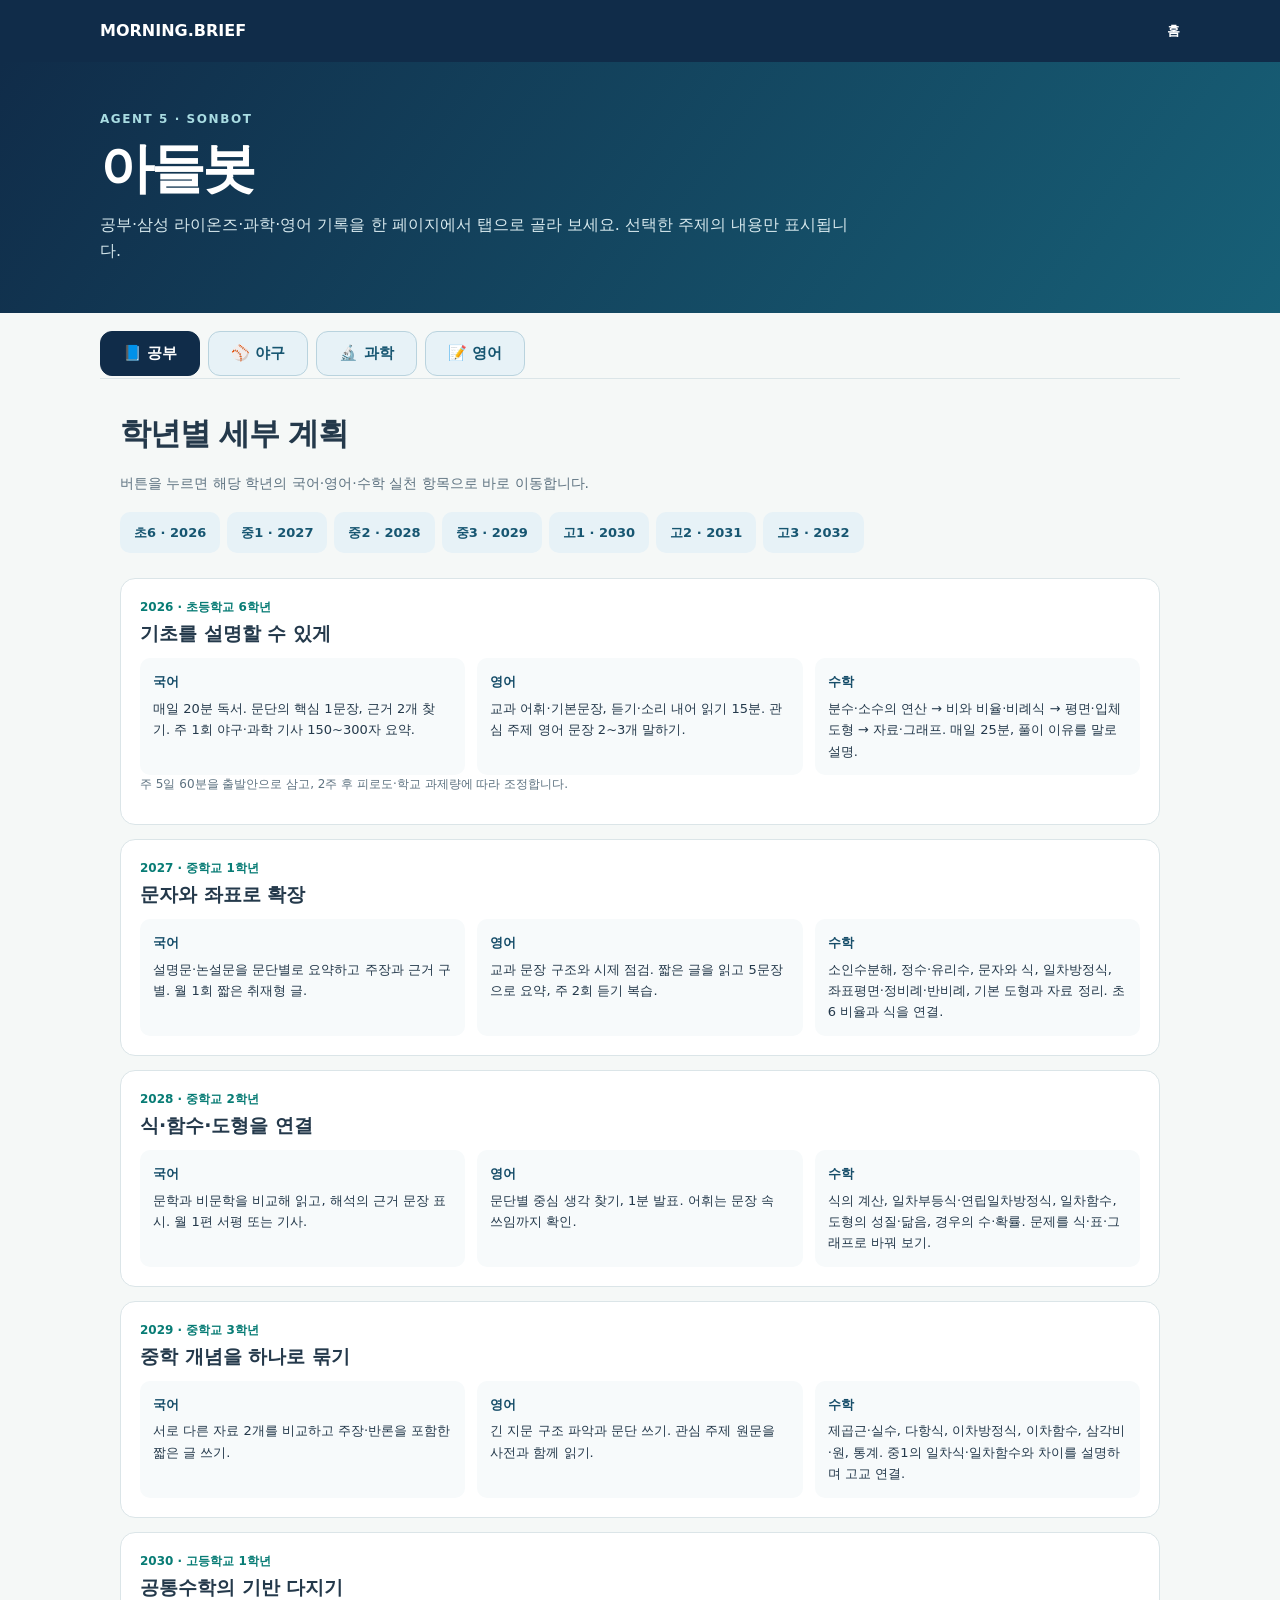
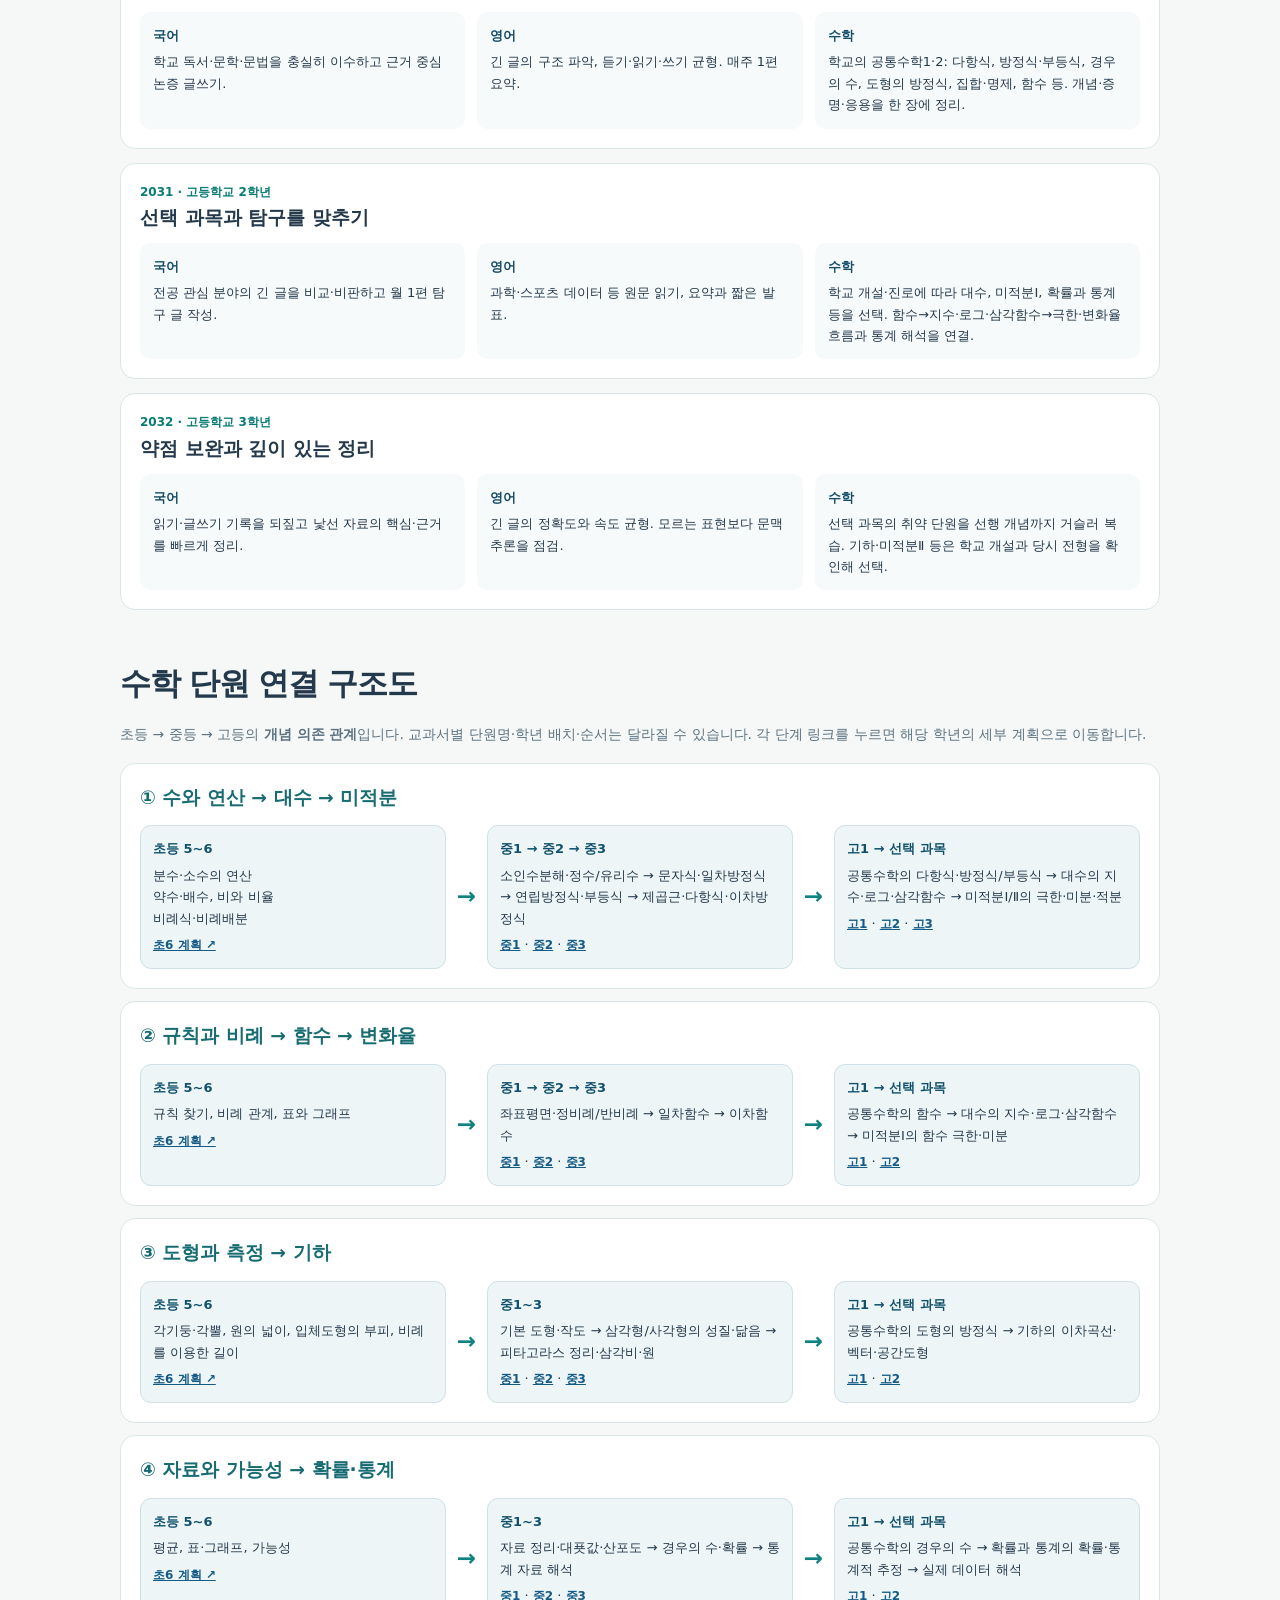
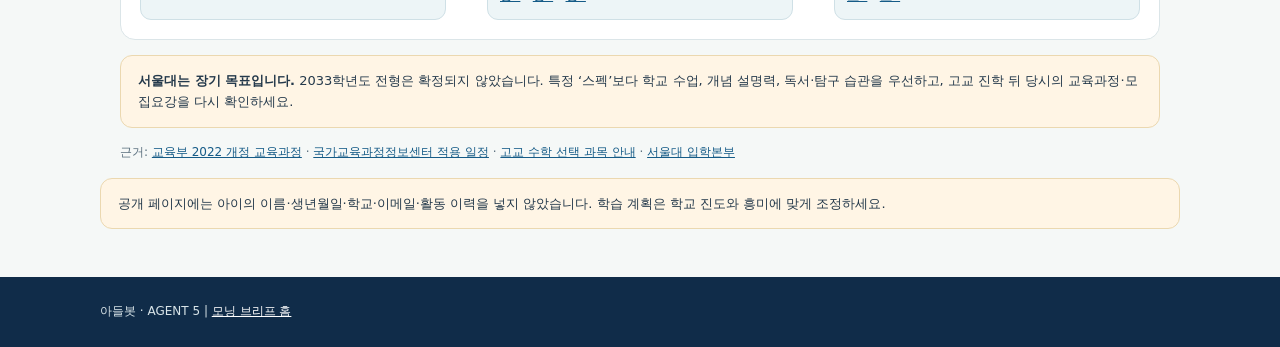
<file: sonbot.html>
<!doctype html>
<html lang="ko"><head><meta charset="utf-8"><meta name="viewport" content="width=device-width,initial-scale=1"><meta name="description" content="아들봇: 학년별 공부 계획, 수학 단원 구조도, 삼성 라이온즈, 과학 신기술과 영어 학습 기록"><title>아들봇 · 공부 · 야구 · 과학 · 영어</title><style>
:root{--navy:#102c49;--blue:#155b87;--teal:#087c75;--paper:#f5f8f7;--ink:#24394b;--muted:#5d7280;--line:#dbe5e8}*{box-sizing:border-box}html{scroll-behavior:smooth}body{margin:0;background:var(--paper);color:var(--ink);font-family:system-ui,-apple-system,"Apple SD Gothic Neo","Malgun Gothic",sans-serif;line-height:1.65}a{color:var(--blue)}.wrap{max-width:1120px;margin:auto;padding:0 20px}.top{background:var(--navy);color:#fff}.toprow{display:flex;align-items:center;justify-content:space-between;gap:20px;min-height:62px}.brand,.nav a{color:#fff;text-decoration:none}.brand{font-weight:900}.nav{display:flex;gap:17px;flex-wrap:wrap}.nav a{font-size:13px;font-weight:700}.nav a[aria-current=page]{color:#f0bd69}.hero{background:linear-gradient(125deg,#102c49,#176077);color:#fff;padding:48px 0}.hero h1{font-size:clamp(32px,5vw,54px);line-height:1.15;letter-spacing:-.06em;margin:8px 0 12px}.hero p{max-width:760px;color:#d6e8ed;margin:0}.eyebrow{font-size:12px;font-weight:800;letter-spacing:.13em;color:#a9dce2}.section{padding:34px 0 0;scroll-margin-top:20px}.section h2{letter-spacing:-.04em;margin:0 0 13px;font-size:clamp(23px,3vw,31px)}.lead{color:var(--muted);margin:0 0 17px;font-size:14px}.grid{display:grid;grid-template-columns:repeat(3,1fr);gap:14px}.two{grid-template-columns:repeat(2,1fr)}.card,.grade,.newsitem,.track{background:#fff;border:1px solid var(--line);border-radius:15px;padding:19px}.card h3,.grade h3{margin:0 0 9px;font-size:19px}.card p,.grade p{margin:0 0 10px}.card ul,.grade ul{margin:8px 0 0;padding-left:19px}.card li,.grade li{margin:5px 0}.button,.grade-button{display:inline-block;background:var(--blue);color:#fff;text-decoration:none;font-weight:800;border-radius:10px;padding:10px 14px;margin:5px 6px 0 0;font-size:13px}.button.light{background:#e7f2f7;color:#195877}.grade-nav{display:flex;flex-wrap:wrap;gap:7px;margin:12px 0 25px}.grade-button{margin:0;background:#e7f2f7;color:#175671}.grade-button:hover,.grade-button:focus-visible{background:#0d6e80;color:#fff}.grade{margin-bottom:14px;scroll-margin-top:18px}.grade:target{border:2px solid #0d8f88;box-shadow:0 0 0 4px #0d8f8818}.year{font-size:12px;font-weight:800;color:var(--teal)}.subjects{display:grid;grid-template-columns:repeat(3,1fr);gap:12px}.subject{background:#f7fafb;border-radius:10px;padding:13px;font-size:13px}.subject b{display:block;color:#164d69;margin-bottom:5px}.subject p{margin:0}.track{margin:12px 0}.track h3{margin:0 0 12px;color:#176c72}.flow{display:grid;grid-template-columns:1fr 25px 1fr 25px 1fr;align-items:stretch;gap:8px}.node{background:#edf5f7;border:1px solid #cfe0e6;border-radius:11px;padding:12px;font-size:13px}.node strong{display:block;color:#11516d;margin-bottom:5px}.node a{display:inline-block;font-size:12px;margin-top:7px;font-weight:750}.arrow{align-self:center;text-align:center;font-size:23px;font-weight:800;color:#0d827e}.note{background:#fff5e5;border:1px solid #ebd8b0;border-radius:12px;padding:14px 17px;font-size:13px;margin-top:15px}.newsgrid{display:grid;grid-template-columns:repeat(2,1fr);gap:10px}.newsitem{display:block;text-decoration:none;color:var(--ink);min-height:105px}.newsitem strong{display:block;line-height:1.4}.newsitem small{display:block;color:var(--muted);margin-top:10px}.empty{border:1px dashed var(--line);border-radius:12px;background:#fff;padding:16px;color:var(--muted)}.source{font-size:12px;color:var(--muted);margin-top:15px}.footer{margin-top:48px;background:var(--navy);color:#d8e4e8;padding:25px 0;font-size:12px}.footer a{color:#fff}@media(max-width:760px){.toprow{display:block;padding:12px 0}.nav{margin-top:7px;gap:10px}.grid,.two,.subjects,.newsgrid{grid-template-columns:1fr}.flow{grid-template-columns:1fr}.arrow{transform:rotate(90deg);line-height:20px}.hero{padding:35px 0}}

[hidden]{display:none!important}.tabbar{display:flex;gap:8px;flex-wrap:wrap;padding:18px 0 2px;position:sticky;top:0;z-index:5;background:var(--paper);border-bottom:1px solid var(--line)}.tab{border:1px solid #b9d3de;background:#e7f2f7;color:#175671;border-radius:12px;padding:12px 22px;font-family:inherit;font-size:15px;font-weight:800;cursor:pointer}.tab[aria-selected=true]{background:var(--navy);border-color:var(--navy);color:white}.tab:focus-visible{outline:3px solid #e2ab46;outline-offset:2px}.tab-panel{padding-top:9px}.tab-panel>.section:first-child{padding-top:20px}.tab-intro{margin:0;color:var(--muted);font-size:14px}.tabbar+section{min-height:50vh}@media(max-width:600px){.tabbar{gap:6px}.tab{flex:1;padding:10px 8px;font-size:14px}}
.english-form{display:grid;gap:13px}.english-form label{display:grid;gap:6px;font-size:13px;font-weight:800;color:#174b66}.english-form input,.english-form textarea{width:100%;border:1px solid #bdd0d8;border-radius:9px;padding:10px 12px;background:#fff;color:var(--ink);font:inherit}.english-form textarea{min-height:150px;resize:vertical}.english-form input:focus-visible,.english-form textarea:focus-visible{outline:3px solid #9dd8d3}.english-actions{display:flex;flex-wrap:wrap;gap:8px}.english-actions button,.entry-actions button{border:0;border-radius:9px;padding:9px 14px;background:var(--blue);color:#fff;font-family:inherit;font-size:13px;font-weight:800;cursor:pointer}.english-actions button.secondary,.entry-actions button.secondary{background:#e7f2f7;color:#195877}.entry-actions button.danger{background:#8e3541}.english-list{display:grid;gap:13px}.english-entry{display:grid;grid-template-columns:minmax(0,1fr) minmax(0,220px);gap:15px}.english-entry img{width:100%;max-height:220px;object-fit:contain;border-radius:10px;background:#eef4f5}.english-entry p{white-space:pre-wrap;overflow-wrap:anywhere}.entry-actions{display:flex;gap:8px;flex-wrap:wrap;margin-top:12px}.english-preview img{display:block;max-width:min(100%,260px);max-height:180px;object-fit:contain;margin-top:8px;border-radius:9px}.english-preview label{display:flex;align-items:center;gap:6px;font-weight:600}.english-preview input{width:auto}.english-status{font-size:13px;font-weight:750;min-height:1.5em;color:#156e6a}@media(max-width:600px){.english-entry{grid-template-columns:1fr}}
.calendar-toolbar{display:flex;align-items:center;gap:9px;justify-content:center;margin-bottom:15px}.calendar-toolbar h3{margin:0;min-width:128px;text-align:center}.calendar-toolbar button{border:1px solid #bfd3da;background:#eef6f8;color:#164d69;border-radius:9px;min-width:38px;min-height:38px;font-family:inherit;font-size:18px;font-weight:800;cursor:pointer}.calendar-toolbar .calendar-today{font-size:12px;padding:0 10px}.english-calendar{display:grid;grid-template-columns:repeat(7,minmax(0,1fr));gap:5px}.calendar-weekday{text-align:center;font-size:12px;font-weight:800;padding:5px;color:#546f7e}.calendar-day{min-width:0;min-height:90px;text-align:left;vertical-align:top;border:1px solid #d5e2e6;background:#f8fbfb;border-radius:9px;padding:7px;cursor:pointer;color:var(--ink);font-family:inherit}.calendar-day:hover,.calendar-day:focus-visible{border-color:#087c75;background:#edf8f5}.calendar-day.is-selected{border:2px solid #087c75;background:#e7f5f0}.calendar-day.is-today .calendar-number{background:#155b87;color:white;border-radius:50%;width:23px;height:23px;text-align:center}.calendar-day.has-entry{background:#fffdf5}.calendar-day.is-selected.has-entry{background:#e7f5f0}.calendar-number{font-size:13px;font-weight:850;display:block}.calendar-count{display:block;font-size:10px;font-weight:850;color:#087c75;margin-top:3px}.calendar-snippet{display:block;overflow:hidden;text-overflow:ellipsis;white-space:nowrap;font-size:11px;color:#455f6a}.calendar-blank{min-height:90px}.image-open{border:0;background:transparent;padding:0;cursor:zoom-in;text-align:left}.image-open img{display:block;max-width:100%;max-height:320px;object-fit:contain;border-radius:9px;background:#eef4f5}.image-dialog{width:min(96vw,1050px);height:min(93vh,900px);padding:0;border:0;border-radius:14px;box-shadow:0 25px 70px #0005}.image-dialog::backdrop{background:#071c2dcc}.image-dialog-toolbar{display:flex;align-items:center;gap:8px;padding:10px 14px;border-bottom:1px solid var(--line);background:#fff}.image-dialog-toolbar strong{margin-right:auto}.image-dialog-toolbar button{border:1px solid var(--line);border-radius:8px;background:#edf5f7;padding:7px 11px;cursor:pointer}.image-dialog-body{height:calc(100% - 59px);overflow:auto;background:#edf2f3;text-align:center}.image-dialog-body img{display:block;width:100%;max-width:none;height:auto;margin:auto}@media(max-width:680px){.english-calendar{gap:2px}.calendar-day,.calendar-blank{min-height:67px;padding:3px}.calendar-snippet{font-size:9px}.calendar-count{font-size:9px}.calendar-toolbar{gap:5px}.calendar-toolbar h3{min-width:100px;font-size:16px}}
</style></head><body>
<div class="top"><div class="wrap toprow"><a class="brand" href="index.html">MORNING.BRIEF</a><nav class="nav" aria-label="페이지 메뉴"><a href="index.html">홈</a></nav></div></div>
<header class="hero"><div class="wrap"><div class="eyebrow">AGENT 5 · SONBOT</div><h1>아들봇</h1><p>공부·삼성 라이온즈·과학·영어 기록을 한 페이지에서 탭으로 골라 보세요. 선택한 주제의 내용만 표시됩니다.</p></div></header>
<main class="wrap"><div class="tabbar" role="tablist" aria-label="아들봇 주제"><button class="tab" type="button" role="tab" id="tab-study" aria-controls="panel-study" aria-selected="true" data-tab="study">📘 공부</button><button class="tab" type="button" role="tab" id="tab-baseball" aria-controls="panel-baseball" aria-selected="false" data-tab="baseball" tabindex="-1">⚾ 야구</button><button class="tab" type="button" role="tab" id="tab-science" aria-controls="panel-science" aria-selected="false" data-tab="science" tabindex="-1">🔬 과학</button><button class="tab" type="button" role="tab" id="tab-english" aria-controls="panel-english" aria-selected="false" data-tab="english" tabindex="-1">📝 영어</button></div>
<section class="tab-panel" id="panel-study" role="tabpanel" aria-labelledby="tab-study" data-panel="study"><section class="section"><div class="wrap"><h2>학년별 세부 계획</h2><p class="lead">버튼을 누르면 해당 학년의 국어·영어·수학 실천 항목으로 바로 이동합니다.</p><nav class="grade-nav" aria-label="학년 바로가기"><a class="grade-button" href="#g6">초6 · 2026</a><a class="grade-button" href="#m1">중1 · 2027</a><a class="grade-button" href="#m2">중2 · 2028</a><a class="grade-button" href="#m3">중3 · 2029</a><a class="grade-button" href="#h1">고1 · 2030</a><a class="grade-button" href="#h2">고2 · 2031</a><a class="grade-button" href="#h3">고3 · 2032</a></nav>
<article class="grade" id="g6"><div class="year">2026 · 초등학교 6학년</div><h3>기초를 설명할 수 있게</h3><div class="subjects"><div class="subject"><b>국어</b><p>매일 20분 독서. 문단의 핵심 1문장, 근거 2개 찾기. 주 1회 야구·과학 기사 150~300자 요약.</p></div><div class="subject"><b>영어</b><p>교과 어휘·기본문장, 듣기·소리 내어 읽기 15분. 관심 주제 영어 문장 2~3개 말하기.</p></div><div class="subject"><b>수학</b><p>분수·소수의 연산 → 비와 비율·비례식 → 평면·입체도형 → 자료·그래프. 매일 25분, 풀이 이유를 말로 설명.</p></div></div><p class="source">주 5일 60분을 출발안으로 삼고, 2주 후 피로도·학교 과제량에 따라 조정합니다.</p></article>
<article class="grade" id="m1"><div class="year">2027 · 중학교 1학년</div><h3>문자와 좌표로 확장</h3><div class="subjects"><div class="subject"><b>국어</b><p>설명문·논설문을 문단별로 요약하고 주장과 근거 구별. 월 1회 짧은 취재형 글.</p></div><div class="subject"><b>영어</b><p>교과 문장 구조와 시제 점검. 짧은 글을 읽고 5문장으로 요약, 주 2회 듣기 복습.</p></div><div class="subject"><b>수학</b><p>소인수분해, 정수·유리수, 문자와 식, 일차방정식, 좌표평면·정비례·반비례, 기본 도형과 자료 정리. 초6 비율과 식을 연결.</p></div></div></article>
<article class="grade" id="m2"><div class="year">2028 · 중학교 2학년</div><h3>식·함수·도형을 연결</h3><div class="subjects"><div class="subject"><b>국어</b><p>문학과 비문학을 비교해 읽고, 해석의 근거 문장 표시. 월 1편 서평 또는 기사.</p></div><div class="subject"><b>영어</b><p>문단별 중심 생각 찾기, 1분 발표. 어휘는 문장 속 쓰임까지 확인.</p></div><div class="subject"><b>수학</b><p>식의 계산, 일차부등식·연립일차방정식, 일차함수, 도형의 성질·닮음, 경우의 수·확률. 문제를 식·표·그래프로 바꿔 보기.</p></div></div></article>
<article class="grade" id="m3"><div class="year">2029 · 중학교 3학년</div><h3>중학 개념을 하나로 묶기</h3><div class="subjects"><div class="subject"><b>국어</b><p>서로 다른 자료 2개를 비교하고 주장·반론을 포함한 짧은 글 쓰기.</p></div><div class="subject"><b>영어</b><p>긴 지문 구조 파악과 문단 쓰기. 관심 주제 원문을 사전과 함께 읽기.</p></div><div class="subject"><b>수학</b><p>제곱근·실수, 다항식, 이차방정식, 이차함수, 삼각비·원, 통계. 중1의 일차식·일차함수와 차이를 설명하며 고교 연결.</p></div></div></article>
<article class="grade" id="h1"><div class="year">2030 · 고등학교 1학년</div><h3>공통수학의 기반 다지기</h3><div class="subjects"><div class="subject"><b>국어</b><p>학교 독서·문학·문법을 충실히 이수하고 근거 중심 논증 글쓰기.</p></div><div class="subject"><b>영어</b><p>긴 글의 구조 파악, 듣기·읽기·쓰기 균형. 매주 1편 요약.</p></div><div class="subject"><b>수학</b><p>학교의 공통수학1·2: 다항식, 방정식·부등식, 경우의 수, 도형의 방정식, 집합·명제, 함수 등. 개념·증명·응용을 한 장에 정리.</p></div></div></article>
<article class="grade" id="h2"><div class="year">2031 · 고등학교 2학년</div><h3>선택 과목과 탐구를 맞추기</h3><div class="subjects"><div class="subject"><b>국어</b><p>전공 관심 분야의 긴 글을 비교·비판하고 월 1편 탐구 글 작성.</p></div><div class="subject"><b>영어</b><p>과학·스포츠 데이터 등 원문 읽기, 요약과 짧은 발표.</p></div><div class="subject"><b>수학</b><p>학교 개설·진로에 따라 대수, 미적분Ⅰ, 확률과 통계 등을 선택. 함수→지수·로그·삼각함수→극한·변화율 흐름과 통계 해석을 연결.</p></div></div></article>
<article class="grade" id="h3"><div class="year">2032 · 고등학교 3학년</div><h3>약점 보완과 깊이 있는 정리</h3><div class="subjects"><div class="subject"><b>국어</b><p>읽기·글쓰기 기록을 되짚고 낯선 자료의 핵심·근거를 빠르게 정리.</p></div><div class="subject"><b>영어</b><p>긴 글의 정확도와 속도 균형. 모르는 표현보다 문맥 추론을 점검.</p></div><div class="subject"><b>수학</b><p>선택 과목의 취약 단원을 선행 개념까지 거슬러 복습. 기하·미적분Ⅱ 등은 학교 개설과 당시 전형을 확인해 선택.</p></div></div></article>
</div></section>
<section class="section" id="math-map"><div class="wrap"><h2>수학 단원 연결 구조도</h2><p class="lead">초등 → 중등 → 고등의 <b>개념 의존 관계</b>입니다. 교과서별 단원명·학년 배치·순서는 달라질 수 있습니다. 각 단계 링크를 누르면 해당 학년의 세부 계획으로 이동합니다.</p>
<article class="track"><h3>① 수와 연산 → 대수 → 미적분</h3><div class="flow"><div class="node"><strong>초등 5~6</strong>분수·소수의 연산<br>약수·배수, 비와 비율<br>비례식·비례배분<br><a href="#g6">초6 계획 ↗</a></div><div class="arrow" aria-hidden="true">→</div><div class="node"><strong>중1 → 중2 → 중3</strong>소인수분해·정수/유리수 → 문자식·일차방정식 → 연립방정식·부등식 → 제곱근·다항식·이차방정식<br><a href="#m1">중1</a> · <a href="#m2">중2</a> · <a href="#m3">중3</a></div><div class="arrow" aria-hidden="true">→</div><div class="node"><strong>고1 → 선택 과목</strong>공통수학의 다항식·방정식/부등식 → 대수의 지수·로그·삼각함수 → 미적분Ⅰ/Ⅱ의 극한·미분·적분<br><a href="#h1">고1</a> · <a href="#h2">고2</a> · <a href="#h3">고3</a></div></div></article>
<article class="track"><h3>② 규칙과 비례 → 함수 → 변화율</h3><div class="flow"><div class="node"><strong>초등 5~6</strong>규칙 찾기, 비례 관계, 표와 그래프<br><a href="#g6">초6 계획 ↗</a></div><div class="arrow" aria-hidden="true">→</div><div class="node"><strong>중1 → 중2 → 중3</strong>좌표평면·정비례/반비례 → 일차함수 → 이차함수<br><a href="#m1">중1</a> · <a href="#m2">중2</a> · <a href="#m3">중3</a></div><div class="arrow" aria-hidden="true">→</div><div class="node"><strong>고1 → 선택 과목</strong>공통수학의 함수 → 대수의 지수·로그·삼각함수 → 미적분Ⅰ의 함수 극한·미분<br><a href="#h1">고1</a> · <a href="#h2">고2</a></div></div></article>
<article class="track"><h3>③ 도형과 측정 → 기하</h3><div class="flow"><div class="node"><strong>초등 5~6</strong>각기둥·각뿔, 원의 넓이, 입체도형의 부피, 비례를 이용한 길이<br><a href="#g6">초6 계획 ↗</a></div><div class="arrow" aria-hidden="true">→</div><div class="node"><strong>중1~3</strong>기본 도형·작도 → 삼각형/사각형의 성질·닮음 → 피타고라스 정리·삼각비·원<br><a href="#m1">중1</a> · <a href="#m2">중2</a> · <a href="#m3">중3</a></div><div class="arrow" aria-hidden="true">→</div><div class="node"><strong>고1 → 선택 과목</strong>공통수학의 도형의 방정식 → 기하의 이차곡선·벡터·공간도형<br><a href="#h1">고1</a> · <a href="#h2">고2</a></div></div></article>
<article class="track"><h3>④ 자료와 가능성 → 확률·통계</h3><div class="flow"><div class="node"><strong>초등 5~6</strong>평균, 표·그래프, 가능성<br><a href="#g6">초6 계획 ↗</a></div><div class="arrow" aria-hidden="true">→</div><div class="node"><strong>중1~3</strong>자료 정리·대푯값·산포도 → 경우의 수·확률 → 통계 자료 해석<br><a href="#m1">중1</a> · <a href="#m2">중2</a> · <a href="#m3">중3</a></div><div class="arrow" aria-hidden="true">→</div><div class="node"><strong>고1 → 선택 과목</strong>공통수학의 경우의 수 → 확률과 통계의 확률·통계적 추정 → 실제 데이터 해석<br><a href="#h1">고1</a> · <a href="#h2">고2</a></div></div></article>
<div class="note"><b>서울대는 장기 목표입니다.</b> 2033학년도 전형은 확정되지 않았습니다. 특정 ‘스펙’보다 학교 수업, 개념 설명력, 독서·탐구 습관을 우선하고, 고교 진학 뒤 당시의 교육과정·모집요강을 다시 확인하세요.</div><p class="source">근거: <a href="https://www.moe.go.kr/boardCnts/viewRenew.do?boardID=141&amp;boardSeq=93458&amp;lev=0" target="_blank" rel="noopener noreferrer">교육부 2022 개정 교육과정</a> · <a href="https://ncic.go.kr/board/B0033.cs?act=read&amp;bwrId=2105" target="_blank" rel="noopener noreferrer">국가교육과정정보센터 적용 일정</a> · <a href="https://www.dge.go.kr/hakjeom/cm/cntnts/cntntsView.do?cntntsId=5569&amp;mi=10667" target="_blank" rel="noopener noreferrer">고교 수학 선택 과목 안내</a> · <a href="https://admission.snu.ac.kr/undergraduate/notice" target="_blank" rel="noopener noreferrer">서울대 입학본부</a></p></div></section></section>
<section class="tab-panel" id="panel-baseball" role="tabpanel" aria-labelledby="tab-baseball" data-panel="baseball" hidden><section class="section"><div class="wrap"><h2>경기 일정·결과</h2><div class="grid two"><div class="card"><h3>오늘 경기 확인</h3><p id="lions-official-match" hidden></p><p>경기 시간, 상대, 구장, 우천 취소·순연은 수시로 바뀝니다.</p><a class="button" href="https://www.samsunglions.com/" target="_blank" rel="noopener noreferrer">삼성 라이온즈 공식 일정 ↗</a><a class="button light" href="https://www.koreabaseball.com/Schedule/ScoreBoard.aspx" target="_blank" rel="noopener noreferrer">KBO 스코어보드 ↗</a></div><div class="card"><h3>한국시리즈</h3><p>해당 연도의 경기일·예매 시작 시각은 KBO 공식 발표를 확인하세요. 시리즈 진행과 날씨에 따라 바뀔 수 있어 이 페이지에는 미확인 날짜를 확정해서 싣지 않습니다.</p><a class="button light" href="https://www.koreabaseball.com/MediaNews/Notice/List.aspx" target="_blank" rel="noopener noreferrer">KBO 공지 ↗</a></div></div></div></section>
<section class="section"><div class="wrap"><h2>삼성 경기 티켓 구매 순서</h2><div class="card"><ol><li>KBO 일정에서 삼성 홈경기인지, 경기 장소가 대구인지 확인합니다.</li><li>삼성 라이온즈 공식 사이트에서 해당 경기의 공식 예매처·오픈 시간·가격·좌석·취소 규정을 확인합니다.</li><li>로그인 후 좌석 선택·결제합니다. 어린이 동반 좌석과 입장 방법도 확인하세요.</li><li>원정 경기는 홈 구단의 공식 예매처를, 포스트시즌은 해당 연도 KBO 공지를 따릅니다.</li></ol><a class="button" href="https://www.samsunglions.com/" target="_blank" rel="noopener noreferrer">삼성 라이온즈 공식 ↗</a><a class="button light" href="https://www.ticketlink.co.kr/sports/baseball" target="_blank" rel="noopener noreferrer">티켓링크 프로야구 ↗</a></div></div></section>
<section class="section"><div class="wrap"><h2>최근 삼성 라이온즈 기사</h2><p class="lead">자동 수집된 언론사 헤드라인입니다. 공식 경기 결과와 다를 수 있습니다.</p><div class="newsgrid" data-news-section="samsung_baseball"><div class="empty">기사를 불러오는 중입니다.</div></div><p class="source" data-news-updated>기사 목록을 확인 중입니다.</p></div></section>
<section class="section"><div class="wrap"><div class="card"><h3>야구를 공부로 연결하기</h3><p>한 경기의 안타 수·타수로 타율을 계산하고, 5경기 점수를 그래프로 그려 보세요. 숫자만 보지 말고 “표본이 적으면 왜 조심해야 할까?”를 설명해 보는 것이 핵심입니다.</p><a class="button light" href="#math-map">수학 연결 구조도 보기 ↗</a></div></div></section></section>
<section class="tab-panel" id="panel-science" role="tabpanel" aria-labelledby="tab-science" data-panel="science" hidden><section class="section"><div class="wrap"><h2>이번 주의 과학 기사</h2><article class="card"><p class="year">NASA 공식 발표 · 2026년 10월 8일</p><h3>우주에서 ‘공간의 흔들림’을 찾는 망원경</h3><p>NASA는 <b>LISA 우주 관측소</b>에 쓸 새 시험용 망원경 제작을 진행한다고 발표했습니다. LISA는 우주선 세 대 사이의 아주 작은 거리 변화를 레이저로 재어 <b>중력파</b>를 찾으려는 계획입니다. 아직 발사된 것은 아니며, 유럽우주국이 이끄는 임무의 발사는 2030년대 중반으로 계획돼 있습니다.</p><div class="grid"><div class="subject"><b>우주선 세 대</b><p>멀리 떨어져 함께 관측할 계획</p></div><div class="subject"><b>레이저</b><p>사이 거리가 얼마나 바뀌는지 측정</p></div><div class="subject"><b>시험용 망원경</b><p>실제 비행 장비를 만들기 전 점검 단계</p></div></div><p style="margin-top:15px"><b>쉽게 생각하면</b> 물결이 지나갈 때 물 위의 점 사이 거리가 달라지는 것과 비슷합니다. <b>다른 점:</b> 중력파는 물결이 아니라 공간과 시간의 아주 작은 흔들림이고, LISA는 물이 아닌 우주에서 이를 측정하려 합니다.</p><a class="button" href="https://science.nasa.gov/missions/lisa/nasa-advances-lisa-mission-contributions-with-new-test-telescope/" target="_blank" rel="noopener noreferrer">NASA 원문 읽기 ↗</a><p class="source">NASA 발표를 어린이 눈높이로 요약했습니다. 시험용 장비 개발과 임무 성공은 다른 단계입니다.</p></article></div></section>
<section class="section"><div class="wrap"><h2>이번 주 탐구 과제</h2><div class="grid"><div class="card"><h3>① 읽기</h3><p>기사에서 ‘시험용 망원경 제작’과 ‘중력파 관측 성공’이 왜 다른 말인지 한 문장으로 설명해 보세요.</p></div><div class="card"><h3>② 질문</h3><p>우주선 세 대가 삼각형을 이루는 이유는 무엇일까요? 레이저로 거리를 잴 때 어떤 점이 어려울지 생각해 보세요.</p></div><div class="card"><h3>③ 남기기</h3><p>점 세 개로 삼각형을 그리고 각 점을 우주선이라고 표시해 보세요. 시험 단계와 실제 발사·관측 단계를 구분해 적습니다.</p></div></div><div class="note">국어: 계획과 결과를 구분해 요약하기 · 영어: <i>telescope, laser, gravity</i>로 문장 만들기 · 수학: 삼각형의 변과 꼭짓점 수 세기</div></div></section>
<section class="section"><div class="wrap"><h2>최근 과학·신기술 기사</h2><p class="lead">아래는 자동 수집 헤드라인으로 어린이 교육용으로 검증한 목록은 아닙니다. 제목을 누르면 원문으로 이동합니다.</p><div class="newsgrid" data-news-section="science_tech"><div class="empty">기사를 불러오는 중입니다.</div></div><p class="source" data-news-updated>기사 목록을 확인 중입니다.</p><div class="card" style="margin-top:14px"><h3>믿을 만한 출발점</h3><a class="button light" href="https://www.msit.go.kr/bbs/list.do?mId=307&amp;mPid=208&amp;sCode=user" target="_blank" rel="noopener noreferrer">과기정통부 ↗</a><a class="button light" href="https://www.kisti.re.kr/post/publication" target="_blank" rel="noopener noreferrer">KISTI 과학향기 ↗</a><a class="button light" href="https://www.nasa.gov/learning-resources/for-students-grades-5-8/" target="_blank" rel="noopener noreferrer">NASA 학습 자료 ↗</a></div></div></section></section>
<section class="tab-panel" id="panel-english" role="tabpanel" aria-labelledby="tab-english" data-panel="english" hidden><section class="section"><div class="wrap"><h2>영어 학습 달력</h2><p class="lead">매일 기록을 저장할 수 있습니다. 날짜에 제목과 기록 건수가 표시되며, 날짜를 누르면 아래에서 글과 이미지를 볼 수 있습니다.</p>
<div class="card"><div class="calendar-toolbar"><button type="button" id="english-prev-month" aria-label="이전 달">‹</button><h3 id="english-month-title"></h3><button type="button" id="english-next-month" aria-label="다음 달">›</button><button type="button" id="english-today" class="calendar-today">오늘</button></div><div class="english-calendar" id="english-calendar" role="grid" aria-label="영어 기록 달력"></div></div>
<section class="section" id="english-details"><h2 id="english-selected-title">선택한 날짜의 기록</h2><div class="english-list" id="english-list"><div class="empty">저장된 기록을 불러오는 중입니다.</div></div><button type="button" class="button" id="english-new-on-day">이 날짜에 새 기록 쓰기</button></section>
<section class="section" id="english-editor"><div class="card"><h2 id="english-form-title">새 기록 작성</h2><form id="english-form" class="english-form"><label for="english-date">날짜<input id="english-date" name="date" type="date" required></label><label for="english-title">제목<input id="english-title" name="title" type="text" maxlength="80" placeholder="예: 오늘 배운 영어 표현"></label><label for="english-text">텍스트<textarea id="english-text" name="text" required placeholder="배운 단어, 영어 문장, 느낀 점 등을 적어 주세요."></textarea></label><label for="english-image">이미지 첨부 (선택, 최대 10MB)<input id="english-image" name="image" type="file" accept="image/*"></label><div class="english-preview" id="english-preview" hidden><span id="english-preview-label">첨부 이미지 — 눌러서 확대</span><button id="english-preview-open" type="button" class="image-open" aria-label="첨부 이미지 확대"><img id="english-preview-image" alt="선택한 이미지 미리보기"></button><label id="english-remove-label" for="english-remove-image" hidden><input id="english-remove-image" type="checkbox"> 저장된 이미지 삭제</label></div><div class="english-actions"><button type="submit" id="english-save">기록 저장</button><button type="button" class="secondary" id="english-cancel" hidden>수정 취소</button></div><div class="english-status" id="english-status" role="status" aria-live="polite"></div></form></div></section>
<div class="note"><b>저장 위치:</b> 글과 이미지는 이 기기의 <b>현재 브라우저</b>에만 저장됩니다. GitHub나 다른 기기로 전송·동기화되지 않으며, 브라우저 데이터를 지우면 기록도 사라질 수 있습니다. 다른 사람과 함께 쓰는 기기라면 개인 사진이나 민감한 내용을 넣지 마세요.</div></div></section></section>
<dialog id="english-viewer" class="image-dialog" aria-label="영어 기록 이미지 확대"><div class="image-dialog-toolbar"><strong>이미지 보기</strong><button type="button" id="english-zoom-out" aria-label="축소">−</button><span id="english-zoom-level">100%</span><button type="button" id="english-zoom-in" aria-label="확대">＋</button><button type="button" id="english-viewer-close">닫기</button></div><div class="image-dialog-body"><img id="english-viewer-image" alt="확대된 영어 기록 이미지"></div></dialog>
<div class="note">공개 페이지에는 아이의 이름·생년월일·학교·이메일·활동 이력을 넣지 않았습니다. 학습 계획은 학교 진도와 흥미에 맞게 조정하세요.</div>
</main><footer class="footer"><div class="wrap">아들봇 · AGENT 5 | <a href="index.html">모닝 브리프 홈</a></div></footer><script>
(() => {
  const names=['study','baseball','science','english'];
  const tabs=[...document.querySelectorAll('[role="tab"]')];
  const panels=[...document.querySelectorAll('[data-panel]')];
  const tabbar=document.querySelector('[role="tablist"]');
  function fromHash(){const key=decodeURIComponent(location.hash.slice(1));if(names.includes(key))return key;const node=document.getElementById(key);return node?.closest('[data-panel]')?.dataset.panel||'study'}
  function show(name,focus=false){for(const tab of tabs){const on=tab.dataset.tab===name;tab.setAttribute('aria-selected',String(on));tab.tabIndex=on?0:-1;if(on&&focus)tab.focus({preventScroll:true})}for(const panel of panels)panel.hidden=panel.dataset.panel!==name}
  for(const tab of tabs)tab.addEventListener('click',()=>{const name=tab.dataset.tab;history.pushState(null,'','#'+name);show(name);tabbar.scrollIntoView({behavior:'smooth',block:'start'})});
  tabbar.addEventListener('keydown',e=>{const i=tabs.indexOf(document.activeElement);if(i<0)return;let next;if(e.key==='ArrowRight')next=(i+1)%tabs.length;else if(e.key==='ArrowLeft')next=(i+tabs.length-1)%tabs.length;else if(e.key==='Home')next=0;else if(e.key==='End')next=tabs.length-1;else return;e.preventDefault();tabs[next].click();tabs[next].focus({preventScroll:true})});
  addEventListener('hashchange',()=>{show(fromHash());const node=document.getElementById(decodeURIComponent(location.hash.slice(1)));if(node&&!names.includes(node.id))requestAnimationFrame(()=>node.scrollIntoView({block:'start'}))});
  addEventListener('popstate',()=>show(fromHash()));
  show(fromHash());if(location.hash&&!names.includes(location.hash.slice(1))){const node=document.getElementById(decodeURIComponent(location.hash.slice(1)));if(node)requestAnimationFrame(()=>node.scrollIntoView({block:'start'}))}
  const todayKst=new Intl.DateTimeFormat('sv-SE',{timeZone:'Asia/Seoul',year:'numeric',month:'2-digit',day:'2-digit'}).format(new Date());
  const officialMatches={'2026-10-11':'오늘 14:00 · kt wiz전 · 대구 홈경기','2026-10-12':'오늘 18:30 · kt wiz전 · 대구 홈경기'};
  const officialMatch=document.getElementById('lions-official-match');
  if(officialMatches[todayKst]){officialMatch.textContent='삼성 라이온즈 공식 일정: '+officialMatches[todayKst]+' (취소·변경 여부는 공식 사이트에서 확인)';officialMatch.hidden=false}
  const targets=[...document.querySelectorAll('[data-news-section]')];
  const fmt=new Intl.DateTimeFormat('ko-KR',{timeZone:'Asia/Seoul',month:'numeric',day:'numeric',hour:'2-digit',minute:'2-digit'});
  function empty(box){box.replaceChildren();const node=document.createElement('div');node.className='empty';node.textContent='표시할 기사가 없습니다. 공식 사이트에서 직접 확인하세요.';box.append(node)}
  fetch('./data/news.json?v='+Date.now(),{cache:'no-store'}).then(r=>{if(!r.ok)throw Error(r.status);return r.json()}).then(data=>{
    for(const box of targets){box.replaceChildren();let count=0;for(const item of data.sections?.[box.dataset.newsSection]?.items||[]){let url;try{url=new URL(item.url)}catch{continue}if(url.protocol!=='https:')continue;const a=document.createElement('a');a.className='newsitem';a.href=url.href;a.target='_blank';a.rel='noopener noreferrer';const title=document.createElement('strong');title.textContent=item.title||'제목 없음';const meta=document.createElement('small');let when='';try{when=fmt.format(new Date(item.published_at))}catch{}meta.textContent=(item.source||'기사')+(when?' · '+when:'');a.append(title,meta);box.append(a);count++}if(!count)empty(box)}
    const date=new Date(data.generated_at);if(!Number.isNaN(date.getTime())){const stamp=new Intl.DateTimeFormat('ko-KR',{timeZone:'Asia/Seoul',dateStyle:'medium',timeStyle:'short'}).format(date);document.querySelectorAll('[data-news-updated]').forEach(x=>x.textContent='기사 목록 갱신: '+stamp+' · 사실은 원문에서 확인하세요.')}
  }).catch(()=>targets.forEach(empty));
})();
(() => {
  const el=id=>document.getElementById(id);
  const form=el('english-form'),date=el('english-date'),title=el('english-title'),body=el('english-text');
  const file=el('english-image'),remove=el('english-remove-image'),removeLabel=el('english-remove-label');
  const preview=el('english-preview'),previewImage=el('english-preview-image'),previewLabel=el('english-preview-label');
  const list=el('english-list'),status=el('english-status'),cancel=el('english-cancel'),save=el('english-save');
  const calendar=el('english-calendar'),monthTitle=el('english-month-title'),selectedTitle=el('english-selected-title');
  const viewer=el('english-viewer'),viewerImage=el('english-viewer-image'),zoomLabel=el('english-zoom-level');
  let db,editingId=null,existingImage=null,previewUrl=null,viewerUrl=null,listUrls=[],records=[],zoom=1;
  const today=new Intl.DateTimeFormat('sv-SE',{timeZone:'Asia/Seoul',year:'numeric',month:'2-digit',day:'2-digit'}).format(new Date());
  let selectedDate=today,month=new Date(Number(today.slice(0,4)),Number(today.slice(5,7))-1,1);
  date.value=today;
  const notice=(value,error=false)=>{status.textContent=value;status.style.color=error?'#a23742':'#156e6a'};
  const iso=(y,m,d)=>String(y)+'-'+String(m).padStart(2,'0')+'-'+String(d).padStart(2,'0');
  function clearPreview(){if(previewUrl)URL.revokeObjectURL(previewUrl);previewUrl=null;previewImage.removeAttribute('src');previewImage.hidden=false;preview.hidden=true}
  function showPreview(){clearPreview();removeLabel.hidden=editingId===null||!existingImage;const blob=file.files[0]||(!remove.checked?existingImage:null);if(!blob){if(editingId!==null&&existingImage&&remove.checked){preview.hidden=false;previewImage.hidden=true;previewLabel.textContent='저장된 이미지 삭제 예정'}return}previewUrl=URL.createObjectURL(blob);previewImage.src=previewUrl;previewLabel.textContent=file.files[0]?'새 이미지 — 눌러서 확대':'저장된 이미지 — 눌러서 확대';preview.hidden=false}
  function resetForm(){form.reset();date.value=selectedDate;editingId=null;existingImage=null;clearPreview();removeLabel.hidden=true;el('english-form-title').textContent='새 기록 작성';save.textContent='기록 저장';cancel.hidden=true}
  function openDB(){return new Promise((resolve,reject)=>{if(!('indexedDB' in window))return reject(new Error('이 브라우저는 저장 기능을 지원하지 않습니다.'));const q=indexedDB.open('sonbot-english-records',1);q.onupgradeneeded=()=>{if(!q.result.objectStoreNames.contains('entries'))q.result.createObjectStore('entries',{keyPath:'id',autoIncrement:true})};q.onsuccess=()=>resolve(q.result);q.onerror=()=>reject(q.error);q.onblocked=()=>reject(new Error('다른 탭에서 저장소를 사용 중입니다.'))})}
  function query(mode,operation){return new Promise((resolve,reject)=>{const tx=db.transaction('entries',mode),q=operation(tx.objectStore('entries'));tx.oncomplete=()=>resolve(q.result);tx.onerror=()=>reject(tx.error||q.error);tx.onabort=()=>reject(tx.error||new Error('저장이 취소되었습니다.'))})}
  function button(text,kind,fn){const b=document.createElement('button');b.type='button';b.className=kind;b.textContent=text;b.addEventListener('click',fn);return b}
  function zoomTo(value){zoom=Math.max(1,Math.min(4,value));viewerImage.style.width=String(zoom*100)+'%';zoomLabel.textContent=String(Math.round(zoom*100))+'%'}
  function viewImage(blob){if(!blob)return;if(viewer.open)viewer.close();viewerUrl=URL.createObjectURL(blob);viewerImage.src=viewerUrl;zoomTo(1);viewer.showModal()}
  viewer.addEventListener('close',()=>{if(viewerUrl)URL.revokeObjectURL(viewerUrl);viewerUrl=null;viewerImage.removeAttribute('src')});
  viewer.addEventListener('click',e=>{if(e.target===viewer)viewer.close()});
  el('english-viewer-close').addEventListener('click',()=>viewer.close());
  el('english-zoom-in').addEventListener('click',()=>zoomTo(zoom+.25));
  el('english-zoom-out').addEventListener('click',()=>zoomTo(zoom-.25));
  el('english-preview-open').addEventListener('click',()=>viewImage(file.files[0]||(!remove.checked?existingImage:null)));
  function drawCalendar(){const y=month.getFullYear(),m=month.getMonth();monthTitle.textContent=y+'년 '+(m+1)+'월';calendar.replaceChildren();for(const day of ['일','월','화','수','목','금','토']){const h=document.createElement('div');h.className='calendar-weekday';h.textContent=day;calendar.append(h)}for(let i=0;i<new Date(y,m,1).getDay();i++){const blank=document.createElement('div');blank.className='calendar-blank';blank.setAttribute('aria-hidden','true');calendar.append(blank)}const grouped=new Map();for(const entry of records){if(!grouped.has(entry.date))grouped.set(entry.date,[]);grouped.get(entry.date).push(entry)}for(let d=1,last=new Date(y,m+1,0).getDate();d<=last;d++){const key=iso(y,m+1,d),items=grouped.get(key)||[];const cell=document.createElement('button');cell.type='button';cell.className='calendar-day'+(key===selectedDate?' is-selected':'')+(key===today?' is-today':'')+(items.length?' has-entry':'');cell.setAttribute('aria-label',key+' · '+items.length+'개 기록');cell.setAttribute('aria-pressed',String(key===selectedDate));const number=document.createElement('span');number.className='calendar-number';number.textContent=d;cell.append(number);if(items.length){const count=document.createElement('span');count.className='calendar-count';count.textContent=items.length+'개 기록';cell.append(count);for(const item of items.slice(0,2)){const snippet=document.createElement('span');snippet.className='calendar-snippet';snippet.textContent=item.title||item.text.slice(0,18);cell.append(snippet)}}cell.addEventListener('click',()=>{selectedDate=key;if(editingId===null)date.value=key;drawCalendar();drawDetails();el('english-details').scrollIntoView({behavior:'smooth',block:'start'})});calendar.append(cell)}}
  function drawDetails(){for(const url of listUrls)URL.revokeObjectURL(url);listUrls=[];list.replaceChildren();const items=records.filter(x=>x.date===selectedDate),p=selectedDate.split('-').map(Number);selectedTitle.textContent=p[0]+'년 '+p[1]+'월 '+p[2]+'일 기록 · '+items.length+'개';if(!items.length){const empty=document.createElement('div');empty.className='empty';empty.textContent='이 날짜에 저장된 기록이 없습니다. 아래에서 새 기록을 작성하세요.';list.append(empty);return}for(const item of items){const card=document.createElement('article');card.className='card english-detail';const stamp=document.createElement('div');stamp.className='year';stamp.textContent=item.date;const heading=document.createElement('h3');heading.textContent=item.title||'제목 없는 기록';const paragraph=document.createElement('p');paragraph.textContent=item.text;card.append(stamp,heading,paragraph);if(item.image){const imageButton=button('','image-open',()=>viewImage(item.image)),img=document.createElement('img'),url=URL.createObjectURL(item.image);listUrls.push(url);img.src=url;img.alt='영어 학습 기록 이미지 — 눌러서 확대';imageButton.setAttribute('aria-label','기록 이미지 확대');imageButton.append(img);card.append(imageButton)}const actions=document.createElement('div');actions.className='entry-actions';actions.append(button('수정','secondary',()=>{editingId=item.id;existingImage=item.image||null;date.value=item.date;title.value=item.title||'';body.value=item.text;file.value='';remove.checked=false;showPreview();el('english-form-title').textContent='기록 수정';save.textContent='수정 저장';cancel.hidden=false;notice('수정한 뒤 수정 저장을 누르세요.');el('english-editor').scrollIntoView({behavior:'smooth',block:'start'})}));const del=button('삭제','danger',async()=>{if(del.dataset.confirm!=='yes'){del.dataset.confirm='yes';del.textContent='한 번 더 눌러 삭제';return}try{await query('readwrite',s=>s.delete(item.id));if(editingId===item.id)resetForm();await render();notice('기록을 삭제했습니다.')}catch(e){notice('삭제하지 못했습니다: '+e.message,true)}});actions.append(del);card.append(actions);list.append(card)}}
  async function render(){records=await query('readonly',s=>s.getAll());records.sort((a,b)=>b.date.localeCompare(a.date)||b.id-a.id);drawCalendar();drawDetails()}
  function changeMonth(delta){month=new Date(month.getFullYear(),month.getMonth()+delta,1);selectedDate=iso(month.getFullYear(),month.getMonth()+1,1);if(editingId===null)date.value=selectedDate;drawCalendar();drawDetails()}
  el('english-prev-month').addEventListener('click',()=>changeMonth(-1));
  el('english-next-month').addEventListener('click',()=>changeMonth(1));
  el('english-today').addEventListener('click',()=>{selectedDate=today;month=new Date(Number(today.slice(0,4)),Number(today.slice(5,7))-1,1);if(editingId===null)date.value=today;drawCalendar();drawDetails()});
  el('english-new-on-day').addEventListener('click',()=>{resetForm();notice('');el('english-editor').scrollIntoView({behavior:'smooth',block:'start'});title.focus({preventScroll:true})});
  file.addEventListener('change',()=>{remove.checked=false;showPreview()});
  remove.addEventListener('change',()=>{if(remove.checked)file.value='';showPreview()});
  cancel.addEventListener('click',()=>{resetForm();notice('수정을 취소했습니다.')});
  form.addEventListener('submit',async e=>{e.preventDefault();if(!db){notice('저장소를 열지 못했습니다. 새로고침 후 다시 시도하세요.',true);return}const chosen=file.files[0];if(chosen&&(!chosen.type.startsWith('image/')||chosen.size>10*1024*1024)){notice('10MB 이하 이미지 파일만 첨부할 수 있습니다.',true);return}const text=body.value.trim();if(!date.value||!text){notice('날짜와 텍스트를 입력해 주세요.',true);return}const entry={date:date.value,title:title.value.trim(),text,image:chosen||(!remove.checked?existingImage:null),updatedAt:new Date().toISOString()};if(editingId!==null)entry.id=editingId;save.disabled=true;try{await query('readwrite',s=>s.put(entry));selectedDate=entry.date;const p=entry.date.split('-').map(Number);month=new Date(p[0],p[1]-1,1);resetForm();await render();notice('영어 기록을 저장했습니다. 달력 날짜를 눌러 확인할 수 있습니다.');el('english-details').scrollIntoView({behavior:'smooth',block:'start'})}catch(err){notice('저장하지 못했습니다. 브라우저 저장 공간이나 설정을 확인하세요. '+err.message,true)}finally{save.disabled=false}});
  openDB().then(value=>{db=value;return render()}).catch(err=>{list.textContent='기록을 불러올 수 없습니다.';notice('브라우저 저장 기능을 사용할 수 없습니다: '+err.message,true);drawCalendar()});
})();
</script></body></html>
</file>
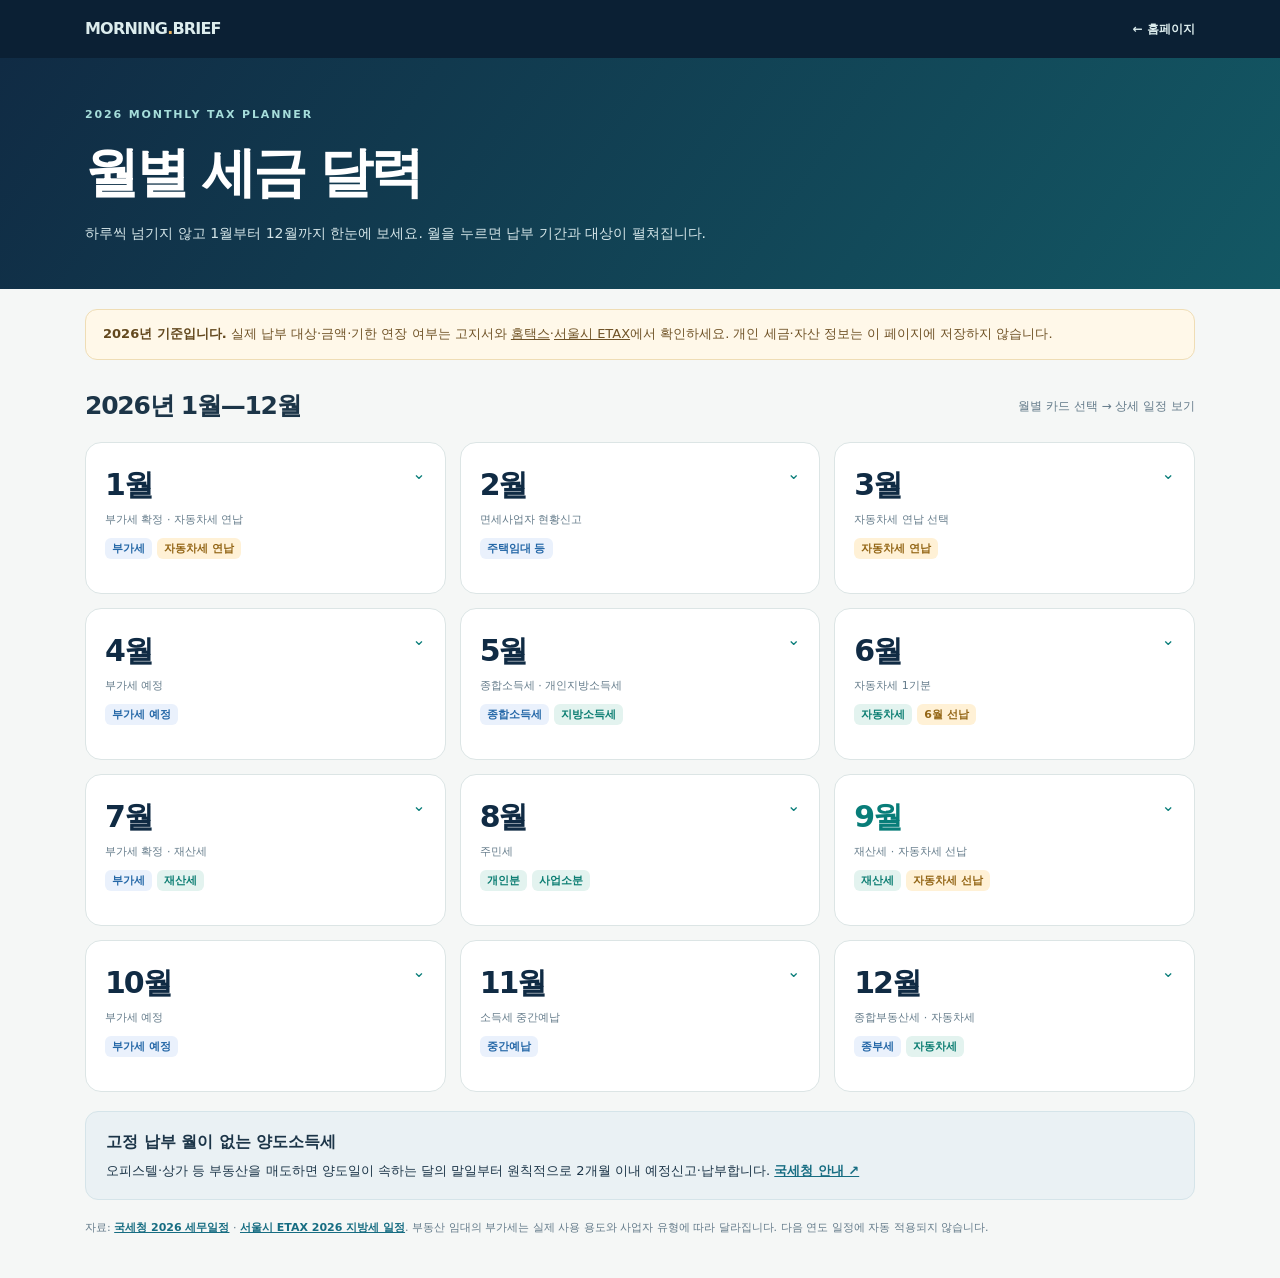
<file: tax-calendar.html>
<!doctype html>
<html lang="ko">
<head>
  <meta charset="utf-8">
  <meta name="viewport" content="width=device-width,initial-scale=1">
  <meta name="theme-color" content="#102b44">
  <meta name="description" content="2026년 재산세·자동차세·부가가치세·종합소득세 월별 달력">
  <title>2026 월별 세금 달력 | 모닝 브리프</title>
  <style>
    :root{--navy:#102b44;--ink:#1c3548;--muted:#647b8a;--teal:#087d79;--gold:#e9b15c;--paper:#f5f7f6;--line:#dce5e5;--white:#fff}
    *{box-sizing:border-box}body{margin:0;background:var(--paper);color:var(--ink);font-family:system-ui,-apple-system,"Apple SD Gothic Neo","Malgun Gothic",sans-serif;line-height:1.55}a{color:inherit}a:focus-visible,summary:focus-visible{outline:3px solid var(--gold);outline-offset:3px}.wrap{max-width:1150px;margin:auto;padding:0 20px}
    .topbar{background:#0b2034;color:#dceced}.toprow{min-height:58px;display:flex;align-items:center;justify-content:space-between;gap:18px}.brand{font-weight:900;letter-spacing:-.05em;text-decoration:none}.brand span{color:var(--gold)}.home{font-size:12px;font-weight:750;text-decoration:none}
    .hero{background:linear-gradient(125deg,#102b44,#135864);color:white}.hero .wrap{padding-top:48px;padding-bottom:45px}.eyebrow{font-size:11px;font-weight:850;letter-spacing:.17em;color:#a6dedb}.hero h1{font-size:clamp(34px,5vw,54px);letter-spacing:-.06em;margin:8px 0}.hero p{margin:0;max-width:720px;color:#d5e6e9;font-size:14px}
    .intro{display:flex;justify-content:space-between;gap:16px;align-items:center;margin:27px 0 17px}.intro h2{font-size:25px;letter-spacing:-.05em;margin:0}.intro p{font-size:12px;color:var(--muted);margin:0}.notice{background:#fff8e9;border:1px solid #efddb5;border-radius:12px;padding:14px 17px;color:#705327;font-size:13px;margin:20px 0}.notice strong{color:#63481e}
    .months{display:grid;grid-template-columns:repeat(3,minmax(0,1fr));gap:14px}.month{background:#fff;border:1px solid var(--line);border-radius:16px;overflow:hidden;min-width:0}.month[open]{border-color:#9ccfc6;box-shadow:0 12px 30px #0d365012}.month summary{list-style:none;cursor:pointer;padding:19px 19px 16px;min-height:150px}.month summary::-webkit-details-marker{display:none}.month summary:hover{background:#f8fbfa}.month-head{display:flex;align-items:start;justify-content:space-between;gap:10px}.month-num{font-size:30px;font-weight:900;letter-spacing:-.07em;color:var(--navy)}.month-current .month-num{color:var(--teal)}.chevron{font-size:16px;color:var(--teal);transition:transform .2s}.month[open] .chevron{transform:rotate(180deg)}.month-sub{font-size:11px;color:var(--muted);margin:2px 0 10px}.tags{display:flex;flex-wrap:wrap;gap:5px}.tag{display:inline-block;font-size:11px;font-weight:800;border-radius:6px;padding:4px 7px;line-height:1.2}.tag.national{background:#eaf1fc;color:#2467a7}.tag.local{background:#e3f3ef;color:#0b7d72}.tag.option{background:#fff1d6;color:#936515}.month-body{padding:0 19px 18px;border-top:1px solid var(--line)}.item{padding:13px 0;border-bottom:1px solid var(--line)}.item:last-child{border-bottom:0;padding-bottom:0}.item strong{display:block;font-size:14px}.item .period{color:var(--teal);font-size:12px;font-weight:850;margin:3px 0}.item p{font-size:12px;color:#516b78;margin:5px 0}.item a{font-size:11px;font-weight:800;color:var(--teal);text-underline-offset:3px}
    .special{margin-top:19px;background:#eaf1f4;border:1px solid #d5e4e9;border-radius:13px;padding:18px 20px;font-size:13px}.special strong{display:block;font-size:16px;margin-bottom:6px}.special a,.sources a{color:#176d82;font-weight:750}.sources{font-size:11px;color:var(--muted);margin:19px 0 40px;line-height:1.7}
    @media(max-width:820px){.months{grid-template-columns:repeat(2,minmax(0,1fr))}}@media(max-width:570px){.wrap{padding:0 15px}.hero .wrap{padding-top:34px;padding-bottom:33px}.months{grid-template-columns:1fr;gap:10px}.month summary{min-height:0;padding:15px}.month-body{padding:0 15px 15px}.month-num{font-size:25px}.intro{align-items:start;display:block}.intro p{margin-top:4px}}
    @media print{.topbar{display:none}.hero{background:#102b44!important}.months{grid-template-columns:repeat(3,1fr)}.month{break-inside:avoid}*{-webkit-print-color-adjust:exact;print-color-adjust:exact}}
  </style>
</head>
<body>
  <div class="topbar"><div class="wrap toprow"><a class="brand" href="index.html">MORNING<span>.</span>BRIEF</a><a class="home" href="index.html">← 홈페이지</a></div></div>
  <header class="hero"><div class="wrap"><div class="eyebrow">2026 MONTHLY TAX PLANNER</div><h1>월별 세금 달력</h1><p>하루씩 넘기지 않고 1월부터 12월까지 한눈에 보세요. 월을 누르면 납부 기간과 대상이 펼쳐집니다.</p></div></header>
  <main class="wrap">
    <div class="notice"><strong>2026년 기준입니다.</strong> 실제 납부 대상·금액·기한 연장 여부는 고지서와 <a href="https://www.hometax.go.kr/" target="_blank" rel="noopener noreferrer">홈택스</a>·<a href="https://etax.seoul.go.kr/" target="_blank" rel="noopener noreferrer">서울시 ETAX</a>에서 확인하세요. 개인 세금·자산 정보는 이 페이지에 저장하지 않습니다.</div>
    <div class="intro"><h2>2026년 1월—12월</h2><p>월별 카드 선택 → 상세 일정 보기</p></div>
    <section class="months" aria-label="2026년 월별 세금 일정">
      <details class="month"><summary><div class="month-head"><span class="month-num">1월</span><span class="chevron">⌄</span></div><div class="month-sub">부가세 확정 · 자동차세 연납</div><div class="tags"><span class="tag national">부가세</span><span class="tag option">자동차세 연납</span></div></summary><div class="month-body"><div class="item"><strong>부가가치세 확정신고·납부</strong><div class="period">1월 26일까지</div><p>일반과세자·간이과세자 등 대상 사업자. 2025년분 또는 2025년 하반기분을 신고합니다.</p><a href="https://www.nts.go.kr/nts/ad/taxSchdul/selectList.do?taxYear=2026" target="_blank" rel="noopener noreferrer">국세청 일정 ↗</a></div><div class="item"><strong>자동차세 연납 — 선택</strong><div class="period">1월 14일 ~ 2월 4일</div><p>2026년 서울시 연납 신청 기간. 이미 연납했다면 정기분 중복 납부 여부를 확인하세요.</p><a href="https://etax.seoul.go.kr/jsp/TaxTotScheAction.tran" target="_blank" rel="noopener noreferrer">서울시 ETAX ↗</a></div></div></details>
      <details class="month"><summary><div class="month-head"><span class="month-num">2월</span><span class="chevron">⌄</span></div><div class="month-sub">면세사업자 현황신고</div><div class="tags"><span class="tag national">주택임대 등</span></div></summary><div class="month-body"><div class="item"><strong>면세사업자 사업장현황신고</strong><div class="period">2월 10일까지</div><p>주거용 임대 등 부가세 면세 개인사업자 중 대상자. 세금 납부가 아닌 신고 일정입니다.</p><a href="https://j.nts.go.kr/nts/cm/cntnts/cntntsView.do?cntntsId=7699&amp;mi=2283" target="_blank" rel="noopener noreferrer">국세청 안내 ↗</a></div><div class="item"><strong>자동차세 1월 연납 기간 종료</strong><div class="period">2월 4일까지</div><p>1월에 시작된 서울시 연납 신청이 2월 초까지 이어집니다.</p><a href="https://etax.seoul.go.kr/jsp/TaxTotScheAction.tran" target="_blank" rel="noopener noreferrer">서울시 ETAX ↗</a></div></div></details>
      <details class="month"><summary><div class="month-head"><span class="month-num">3월</span><span class="chevron">⌄</span></div><div class="month-sub">자동차세 연납 선택</div><div class="tags"><span class="tag option">자동차세 연납</span></div></summary><div class="month-body"><div class="item"><strong>자동차세 연납 — 선택</strong><div class="period">3월 16일 ~ 31일</div><p>연납을 원하는 차량 소유자만 신청합니다. 할인액과 기납부 여부를 확인하세요.</p><a href="https://etax.seoul.go.kr/jsp/TaxTotScheAction.tran" target="_blank" rel="noopener noreferrer">서울시 ETAX ↗</a></div></div></details>
      <details class="month"><summary><div class="month-head"><span class="month-num">4월</span><span class="chevron">⌄</span></div><div class="month-sub">부가세 예정</div><div class="tags"><span class="tag national">부가세 예정</span></div></summary><div class="month-body"><div class="item"><strong>부가가치세 예정신고·예정고지</strong><div class="period">4월 27일까지</div><p>법인사업자는 예정신고, 대상 개인 일반사업자는 예정고지 납부 여부를 확인하세요.</p><a href="https://www.nts.go.kr/nts/ad/taxSchdul/selectList.do?taxYear=2026" target="_blank" rel="noopener noreferrer">국세청 일정 ↗</a></div></div></details>
      <details class="month"><summary><div class="month-head"><span class="month-num">5월</span><span class="chevron">⌄</span></div><div class="month-sub">종합소득세 · 개인지방소득세</div><div class="tags"><span class="tag national">종합소득세</span><span class="tag local">지방소득세</span></div></summary><div class="month-body"><div class="item"><strong>종합소득세·개인지방소득세 신고·납부</strong><div class="period">5월 1일 ~ 6월 1일</div><p>2025년 귀속 종합소득 신고 대상 개인. 임대소득이 있다면 대상 여부를 확인하세요. 성실신고확인 대상은 별도 기한입니다.</p><a href="https://i.nts.go.kr/nts/cm/cntnts/cntntsView.do?cntntsId=7664&amp;mi=2224" target="_blank" rel="noopener noreferrer">국세청 안내 ↗</a></div></div></details>
      <details class="month"><summary><div class="month-head"><span class="month-num">6월</span><span class="chevron">⌄</span></div><div class="month-sub">자동차세 1기분</div><div class="tags"><span class="tag local">자동차세</span><span class="tag option">6월 선납</span></div></summary><div class="month-body"><div class="item"><strong>자동차세 1기분</strong><div class="period">6월 16일 ~ 7월 7일</div><p>2026년 서울시 납부기한은 한시적으로 7월 7일까지 연장됐습니다. 연납했다면 고지 내역을 확인하세요.</p><a href="https://mediahub.seoul.go.kr/archives/2018472" target="_blank" rel="noopener noreferrer">서울시 안내 ↗</a></div><div class="item"><strong>자동차세 6월 선납 — 선택</strong><div class="period">6월 16일 ~ 7월 7일</div><p>하반기분을 미리 납부하려는 차량 소유자 대상입니다.</p><a href="https://etax.seoul.go.kr/jsp/TaxTotScheAction.tran" target="_blank" rel="noopener noreferrer">서울시 ETAX ↗</a></div></div></details>
      <details class="month"><summary><div class="month-head"><span class="month-num">7월</span><span class="chevron">⌄</span></div><div class="month-sub">부가세 확정 · 재산세</div><div class="tags"><span class="tag national">부가세</span><span class="tag local">재산세</span></div></summary><div class="month-body"><div class="item"><strong>부가가치세 확정신고·납부</strong><div class="period">7월 27일까지</div><p>개인 일반과세자·법인사업자 등 대상. 2026년 상반기분을 신고합니다.</p><a href="https://www.nts.go.kr/nts/ad/taxSchdul/selectList.do?taxYear=2026" target="_blank" rel="noopener noreferrer">국세청 일정 ↗</a></div><div class="item"><strong>재산세 7월분</strong><div class="period">7월 16일 ~ 31일</div><p>6월 1일 현재 소유자 대상. 주택분 일부와 주택 외 건축물분 등을 납부합니다.</p><a href="https://etax.seoul.go.kr/jsp/TaxTotScheAction.tran" target="_blank" rel="noopener noreferrer">서울시 ETAX ↗</a></div></div></details>
      <details class="month"><summary><div class="month-head"><span class="month-num">8월</span><span class="chevron">⌄</span></div><div class="month-sub">주민세</div><div class="tags"><span class="tag local">개인분</span><span class="tag local">사업소분</span></div></summary><div class="month-body"><div class="item"><strong>주민세 개인분</strong><div class="period">8월 16일 ~ 31일</div><p>대상자는 고지서를 확인하세요.</p><a href="https://etax.seoul.go.kr/jsp/TaxTotScheAction.tran" target="_blank" rel="noopener noreferrer">서울시 ETAX ↗</a></div><div class="item"><strong>주민세 사업소분</strong><div class="period">8월 1일 ~ 31일</div><p>사업장 운영자는 신고·납부 대상인지 확인하세요.</p><a href="https://etax.seoul.go.kr/jsp/TaxTotScheAction.tran" target="_blank" rel="noopener noreferrer">서울시 ETAX ↗</a></div></div></details>
      <details class="month month-current"><summary><div class="month-head"><span class="month-num">9월</span><span class="chevron">⌄</span></div><div class="month-sub">재산세 · 자동차세 선납</div><div class="tags"><span class="tag local">재산세</span><span class="tag option">자동차세 선납</span></div></summary><div class="month-body"><div class="item"><strong>재산세 9월분</strong><div class="period">9월 16일 ~ 30일</div><p>6월 1일 현재 소유자 대상. 주택분 나머지와 토지분 등을 납부합니다.</p><a href="https://www.seoul.go.kr/news/news_report.do?nttNo=466367" target="_blank" rel="noopener noreferrer">서울시 안내 ↗</a></div><div class="item"><strong>자동차세 9월 선납 — 선택</strong><div class="period">9월 16일 ~ 30일</div><p>4분기분을 미리 납부하려는 차량 소유자 대상입니다.</p><a href="https://etax.seoul.go.kr/jsp/TaxTotScheAction.tran" target="_blank" rel="noopener noreferrer">서울시 ETAX ↗</a></div></div></details>
      <details class="month"><summary><div class="month-head"><span class="month-num">10월</span><span class="chevron">⌄</span></div><div class="month-sub">부가세 예정</div><div class="tags"><span class="tag national">부가세 예정</span></div></summary><div class="month-body"><div class="item"><strong>부가가치세 예정신고·예정고지</strong><div class="period">10월 26일까지</div><p>법인사업자와 예정고지 대상 개인 일반사업자는 신고·납부 여부를 확인하세요.</p><a href="https://www.nts.go.kr/nts/ad/taxSchdul/selectList.do?taxYear=2026" target="_blank" rel="noopener noreferrer">국세청 일정 ↗</a></div></div></details>
      <details class="month"><summary><div class="month-head"><span class="month-num">11월</span><span class="chevron">⌄</span></div><div class="month-sub">소득세 중간예납</div><div class="tags"><span class="tag national">중간예납</span></div></summary><div class="month-body"><div class="item"><strong>소득세 중간예납</strong><div class="period">11월 30일까지</div><p>고지 또는 추계신고 대상자만 납부합니다.</p><a href="https://www.nts.go.kr/nts/ad/taxSchdul/selectList.do?taxYear=2026" target="_blank" rel="noopener noreferrer">국세청 일정 ↗</a></div></div></details>
      <details class="month"><summary><div class="month-head"><span class="month-num">12월</span><span class="chevron">⌄</span></div><div class="month-sub">종합부동산세 · 자동차세</div><div class="tags"><span class="tag national">종부세</span><span class="tag local">자동차세</span></div></summary><div class="month-body"><div class="item"><strong>종합부동산세</strong><div class="period">12월 1일 ~ 15일</div><p>고지 대상 부동산 소유자만 납부합니다.</p><a href="https://nts.go.kr/nts/cm/cntnts/cntntsView.do?cntntsId=7739&amp;mi=2357" target="_blank" rel="noopener noreferrer">국세청 안내 ↗</a></div><div class="item"><strong>자동차세 2기분</strong><div class="period">12월 16일 ~ 31일</div><p>해당 차량 소유자 대상. 연납·선납 여부를 먼저 확인하세요.</p><a href="https://etax.seoul.go.kr/jsp/TaxTotScheAction.tran" target="_blank" rel="noopener noreferrer">서울시 ETAX ↗</a></div></div></details>
    </section>
    <div class="special"><strong>고정 납부 월이 없는 양도소득세</strong>오피스텔·상가 등 부동산을 매도하면 양도일이 속하는 달의 말일부터 원칙적으로 2개월 이내 예정신고·납부합니다. <a href="https://www.nts.go.kr/nts/cm/cntnts/cntntsView.do?cntntsId=7708&amp;mi=2315" target="_blank" rel="noopener noreferrer">국세청 안내 ↗</a></div>
    <p class="sources">자료: <a href="https://www.nts.go.kr/nts/ad/taxSchdul/selectList.do?taxYear=2026" target="_blank" rel="noopener noreferrer">국세청 2026 세무일정</a> · <a href="https://etax.seoul.go.kr/jsp/TaxTotScheAction.tran" target="_blank" rel="noopener noreferrer">서울시 ETAX 2026 지방세 일정</a>. 부동산 임대의 부가세는 실제 사용 용도와 사업자 유형에 따라 달라집니다. 다음 연도 일정에 자동 적용되지 않습니다.</p>
  </main>
</body>
</html>
</file>
<file: market.css>
.market-section{padding:22px 0 0}
.market-head{display:flex;align-items:end;justify-content:space-between;gap:12px;margin-bottom:10px}
.market-head h2{font-size:20px;letter-spacing:-.04em;margin:0}
.market-head p{font-size:11px;color:var(--muted);margin:0}
.market-grid{display:grid;grid-template-columns:repeat(3,minmax(0,1fr));gap:12px}
.market-card{display:block;background:#fff;border:1px solid var(--line);border-radius:15px;padding:17px 19px;min-width:0;transition:box-shadow .15s}
.market-card:hover{box-shadow:0 8px 22px #0d36501a}
.market-card .market-name{display:block;color:var(--teal);font-size:12px;font-weight:850}
.market-card .market-value{display:block;color:var(--ink);font-size:clamp(25px,3vw,34px);font-weight:850;letter-spacing:-.05em;line-height:1.3;margin:5px 0}
.market-card .market-unit{font-size:13px;font-weight:650;color:var(--muted);letter-spacing:0}
.market-card .market-time{display:block;color:var(--muted);font-size:11px}
.market-changes{display:grid;gap:3px;border-top:1px solid var(--line);margin-top:11px;padding-top:10px}
.market-change{display:block;font-size:11px;font-weight:700;line-height:1.5;color:var(--muted)}
.market-change.up{color:#b54d43}
.market-change.down{color:#2569a2}
.market-change.flat{color:var(--muted)}
.market-note{color:var(--muted);font-size:11px;margin:8px 1px 0;line-height:1.5}
@media(max-width:620px){.market-head{display:block}.market-head p{margin-top:3px}.market-grid{grid-template-columns:1fr;gap:8px}.market-card{padding:12px 16px}.market-card .market-value{font-size:27px;margin:1px 0}}
</file>
